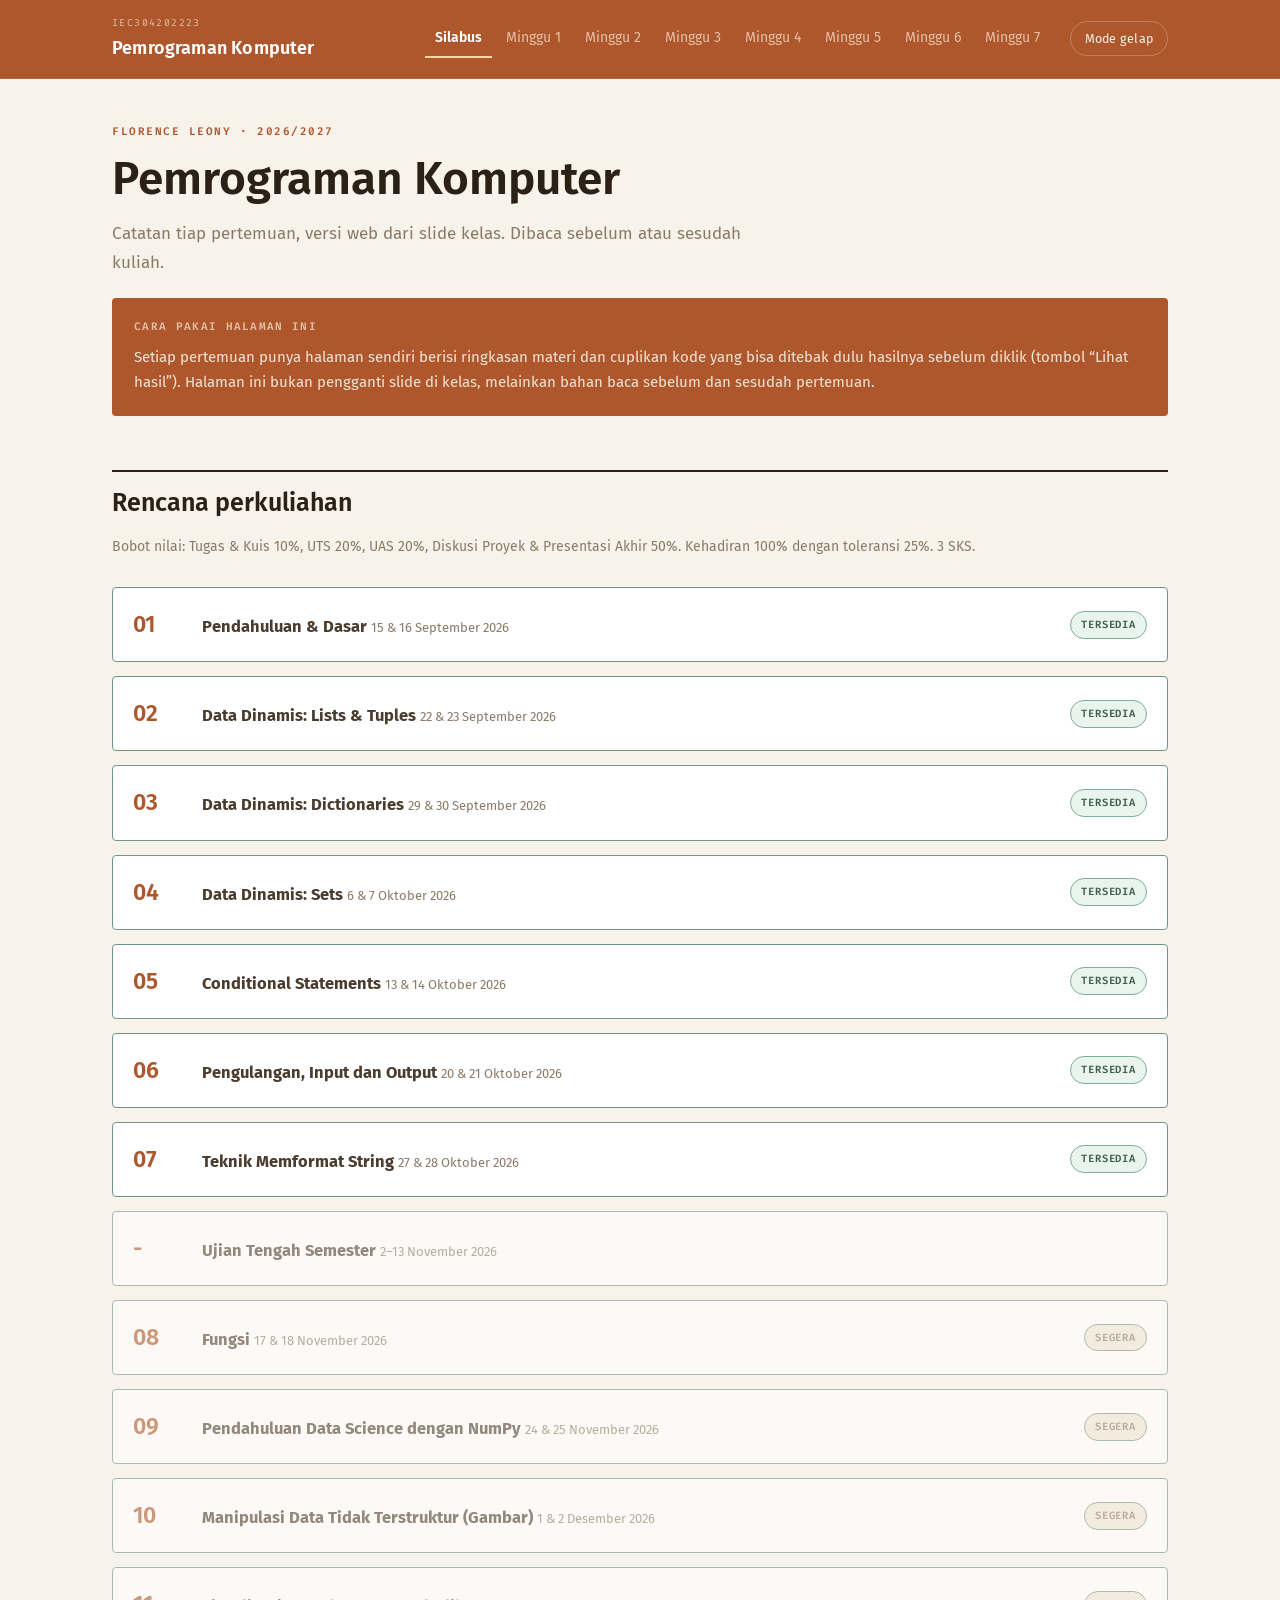
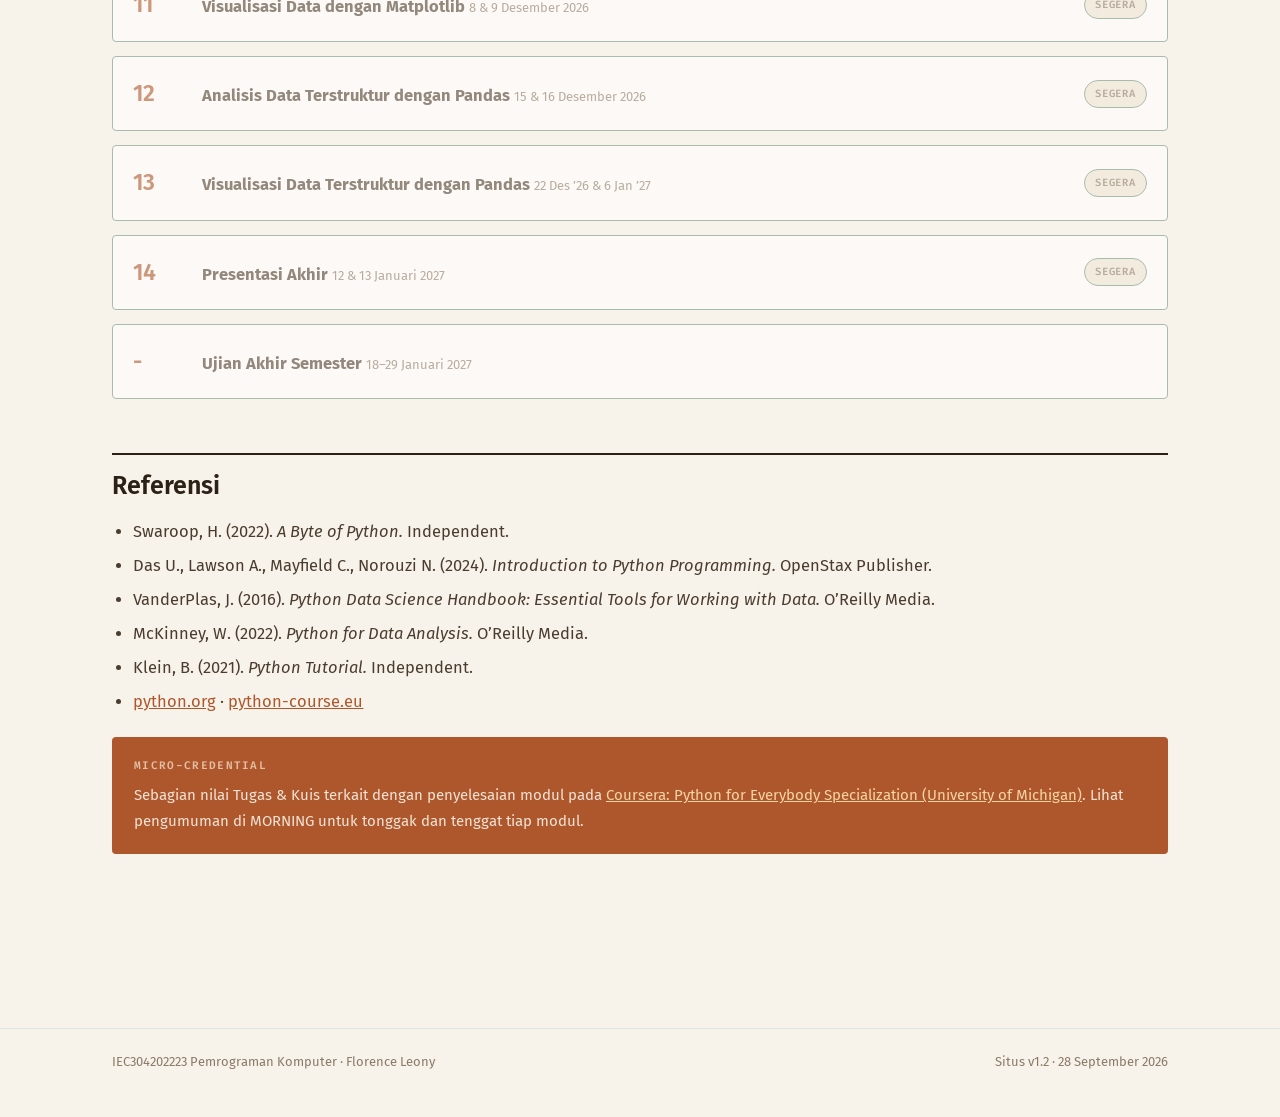
<file: index.html>
<!--
  index.html
  Version: 1.2
  Date: 2026-09-28
  Changes: v1.2 reduces em-dash usage in prose per Flo's request (5 of 5
  em-dashes replaced with commas, periods, colons, or a plain hyphen as
  natural substitutes); no changes to code, reveal-output text, or HTML
  structure/classes; re-validated with check_pages.py (0 mismatches) and
  a tag-balance check (no mismatches).
  v1.1 adds Minggu 4-7 links to the top nav and flips their
  syllabus cards to "Tersedia" now that week04-07.html are finished
  (Minggu 1-7 all link to a finished page). Also expanded the Minggu 5
  card title from "Statements" to "Conditional Statements" to match
  the actual page/deck title, and retitled the Minggu 7 card from
  "Pengulangan dan Data Dinamis, Review" to "Teknik Memformat String"
  to match what that week's deck (26_07) actually covers.
  v1.0: First version. Course home page with the full 14-week syllabus;
  only Minggu 1 and Minggu 2 link to a finished page so far.
-->
<!DOCTYPE html>
<html lang="id">
<head>
<meta charset="UTF-8">
<meta name="viewport" content="width=device-width, initial-scale=1">
<title>IEC304202223 &middot; Pemrograman Komputer</title>
<meta name="description" content="Materi kuliah Pemrograman Komputer (IEC304202223), catatan tiap pertemuan, dibangun dari slide kelas.">
<link rel="stylesheet" href="assets/style.css">
</head>
<body>
<a class="skip-link" href="#konten">Langsung ke konten</a>

<header class="site-header">
  <div class="header-inner">
    <div class="brand">
      <span class="course-code">IEC304202223</span>
      <a href="index.html">Pemrograman Komputer</a>
    </div>
    <nav class="top-nav" aria-label="Navigasi utama">
      <a href="index.html" aria-current="page">Silabus</a>
      <a href="week01.html">Minggu 1</a>
      <a href="week02.html">Minggu 2</a>
      <a href="week03.html">Minggu 3</a>
      <a href="week04.html">Minggu 4</a>
      <a href="week05.html">Minggu 5</a>
      <a href="week06.html">Minggu 6</a>
      <a href="week07.html">Minggu 7</a>
    </nav>
    <button class="theme-toggle" type="button" aria-pressed="false">Mode gelap</button>
  </div>
</header>

<main id="konten">
  <div class="page-head">
    <p class="eyebrow">Florence Leony &middot; 2026/2027</p>
    <h1>Pemrograman Komputer</h1>
    <p class="subtitle">Catatan tiap pertemuan, versi web dari slide kelas. Dibaca sebelum atau sesudah kuliah.</p>
  </div>

  <div class="callout">
    <p class="callout-title">Cara pakai halaman ini</p>
    <p>Setiap pertemuan punya halaman sendiri berisi ringkasan materi dan cuplikan kode yang bisa ditebak dulu hasilnya sebelum diklik (tombol &ldquo;Lihat hasil&rdquo;). Halaman ini bukan pengganti slide di kelas, melainkan bahan baca sebelum dan sesudah pertemuan.</p>
  </div>

  <h2>Rencana perkuliahan</h2>
  <p class="meta-line">Bobot nilai: Tugas &amp; Kuis 10%, UTS 20%, UAS 20%, Diskusi Proyek &amp; Presentasi Akhir 50%. Kehadiran 100% dengan toleransi 25%. 3 SKS.</p>

  <div class="week-grid">
    <a class="week-card is-ready" href="week01.html">
      <span class="wk-num">01</span>
      <span class="wk-body">
        <span class="wk-title">Pendahuluan &amp; Dasar</span>
        <span class="wk-date">15 &amp; 16 September 2026</span>
      </span>
      <span class="wk-status ready">Tersedia</span>
    </a>
    <a class="week-card is-ready" href="week02.html">
      <span class="wk-num">02</span>
      <span class="wk-body">
        <span class="wk-title">Data Dinamis: Lists &amp; Tuples</span>
        <span class="wk-date">22 &amp; 23 September 2026</span>
      </span>
      <span class="wk-status ready">Tersedia</span>
    </a>
    <a class="week-card is-ready" href="week03.html">
      <span class="wk-num">03</span>
      <span class="wk-body">
        <span class="wk-title">Data Dinamis: Dictionaries</span>
        <span class="wk-date">29 &amp; 30 September 2026</span>
      </span>
      <span class="wk-status ready">Tersedia</span>
    </a>
    <a class="week-card is-ready" href="week04.html">
      <span class="wk-num">04</span>
      <span class="wk-body">
        <span class="wk-title">Data Dinamis: Sets</span>
        <span class="wk-date">6 &amp; 7 Oktober 2026</span>
      </span>
      <span class="wk-status ready">Tersedia</span>
    </a>
    <a class="week-card is-ready" href="week05.html">
      <span class="wk-num">05</span>
      <span class="wk-body">
        <span class="wk-title">Conditional Statements</span>
        <span class="wk-date">13 &amp; 14 Oktober 2026</span>
      </span>
      <span class="wk-status ready">Tersedia</span>
    </a>
    <a class="week-card is-ready" href="week06.html">
      <span class="wk-num">06</span>
      <span class="wk-body">
        <span class="wk-title">Pengulangan, Input dan Output</span>
        <span class="wk-date">20 &amp; 21 Oktober 2026</span>
      </span>
      <span class="wk-status ready">Tersedia</span>
    </a>
    <a class="week-card is-ready" href="week07.html">
      <span class="wk-num">07</span>
      <span class="wk-body">
        <span class="wk-title">Teknik Memformat String</span>
        <span class="wk-date">27 &amp; 28 Oktober 2026</span>
      </span>
      <span class="wk-status ready">Tersedia</span>
    </a>
    <span class="week-card is-todo">
      <span class="wk-num">-</span>
      <span class="wk-body">
        <span class="wk-title">Ujian Tengah Semester</span>
        <span class="wk-date">2&ndash;13 November 2026</span>
      </span>
    </span>
    <span class="week-card is-todo">
      <span class="wk-num">08</span>
      <span class="wk-body">
        <span class="wk-title">Fungsi</span>
        <span class="wk-date">17 &amp; 18 November 2026</span>
      </span>
      <span class="wk-status todo">Segera</span>
    </span>
    <span class="week-card is-todo">
      <span class="wk-num">09</span>
      <span class="wk-body">
        <span class="wk-title">Pendahuluan Data Science dengan NumPy</span>
        <span class="wk-date">24 &amp; 25 November 2026</span>
      </span>
      <span class="wk-status todo">Segera</span>
    </span>
    <span class="week-card is-todo">
      <span class="wk-num">10</span>
      <span class="wk-body">
        <span class="wk-title">Manipulasi Data Tidak Terstruktur (Gambar)</span>
        <span class="wk-date">1 &amp; 2 Desember 2026</span>
      </span>
      <span class="wk-status todo">Segera</span>
    </span>
    <span class="week-card is-todo">
      <span class="wk-num">11</span>
      <span class="wk-body">
        <span class="wk-title">Visualisasi Data dengan Matplotlib</span>
        <span class="wk-date">8 &amp; 9 Desember 2026</span>
      </span>
      <span class="wk-status todo">Segera</span>
    </span>
    <span class="week-card is-todo">
      <span class="wk-num">12</span>
      <span class="wk-body">
        <span class="wk-title">Analisis Data Terstruktur dengan Pandas</span>
        <span class="wk-date">15 &amp; 16 Desember 2026</span>
      </span>
      <span class="wk-status todo">Segera</span>
    </span>
    <span class="week-card is-todo">
      <span class="wk-num">13</span>
      <span class="wk-body">
        <span class="wk-title">Visualisasi Data Terstruktur dengan Pandas</span>
        <span class="wk-date">22 Des &rsquo;26 &amp; 6 Jan &rsquo;27</span>
      </span>
      <span class="wk-status todo">Segera</span>
    </span>
    <span class="week-card is-todo">
      <span class="wk-num">14</span>
      <span class="wk-body">
        <span class="wk-title">Presentasi Akhir</span>
        <span class="wk-date">12 &amp; 13 Januari 2027</span>
      </span>
      <span class="wk-status todo">Segera</span>
    </span>
    <span class="week-card is-todo">
      <span class="wk-num">-</span>
      <span class="wk-body">
        <span class="wk-title">Ujian Akhir Semester</span>
        <span class="wk-date">18&ndash;29 Januari 2027</span>
      </span>
    </span>
  </div>

  <h2>Referensi</h2>
  <ul>
    <li>Swaroop, H. (2022). <em>A Byte of Python.</em> Independent.</li>
    <li>Das U., Lawson A., Mayfield C., Norouzi N. (2024). <em>Introduction to Python Programming.</em> OpenStax Publisher.</li>
    <li>VanderPlas, J. (2016). <em>Python Data Science Handbook: Essential Tools for Working with Data.</em> O&rsquo;Reilly Media.</li>
    <li>McKinney, W. (2022). <em>Python for Data Analysis.</em> O&rsquo;Reilly Media.</li>
    <li>Klein, B. (2021). <em>Python Tutorial.</em> Independent.</li>
    <li><a href="https://www.python.org/" rel="noopener">python.org</a> &middot; <a href="https://python-course.eu/" rel="noopener">python-course.eu</a></li>
  </ul>

  <div class="callout">
    <p class="callout-title">Micro-credential</p>
    <p>Sebagian nilai Tugas &amp; Kuis terkait dengan penyelesaian modul pada <a href="https://www.coursera.org/specializations/python" rel="noopener">Coursera: Python for Everybody Specialization (University of Michigan)</a>. Lihat pengumuman di MORNING untuk tonggak dan tenggat tiap modul.</p>
  </div>
</main>

<footer class="page-footer">
  <div class="footer-inner">
    <span>IEC304202223 Pemrograman Komputer &middot; Florence Leony</span>
    <span>Situs v1.2 &middot; 28 September 2026</span>
  </div>
</footer>

<script src="assets/script.js"></script>
</body>
</html>
</file>
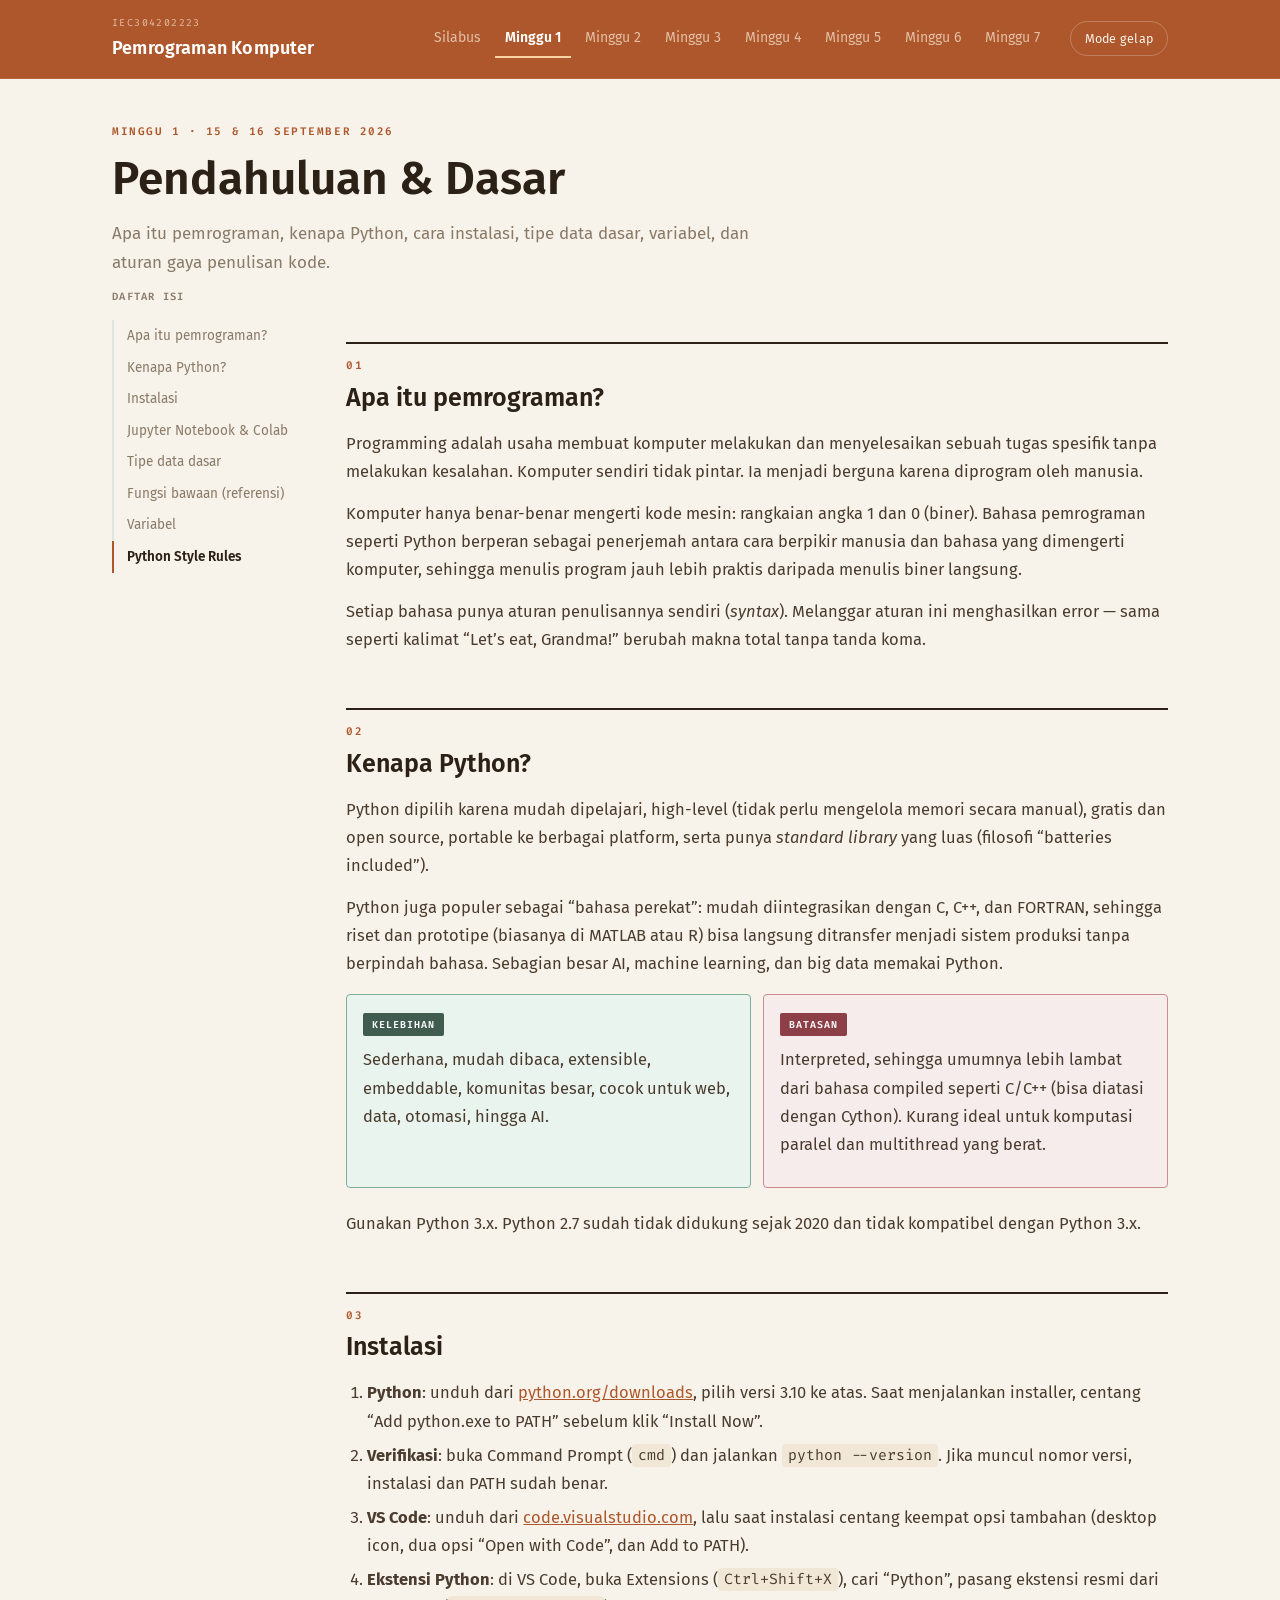
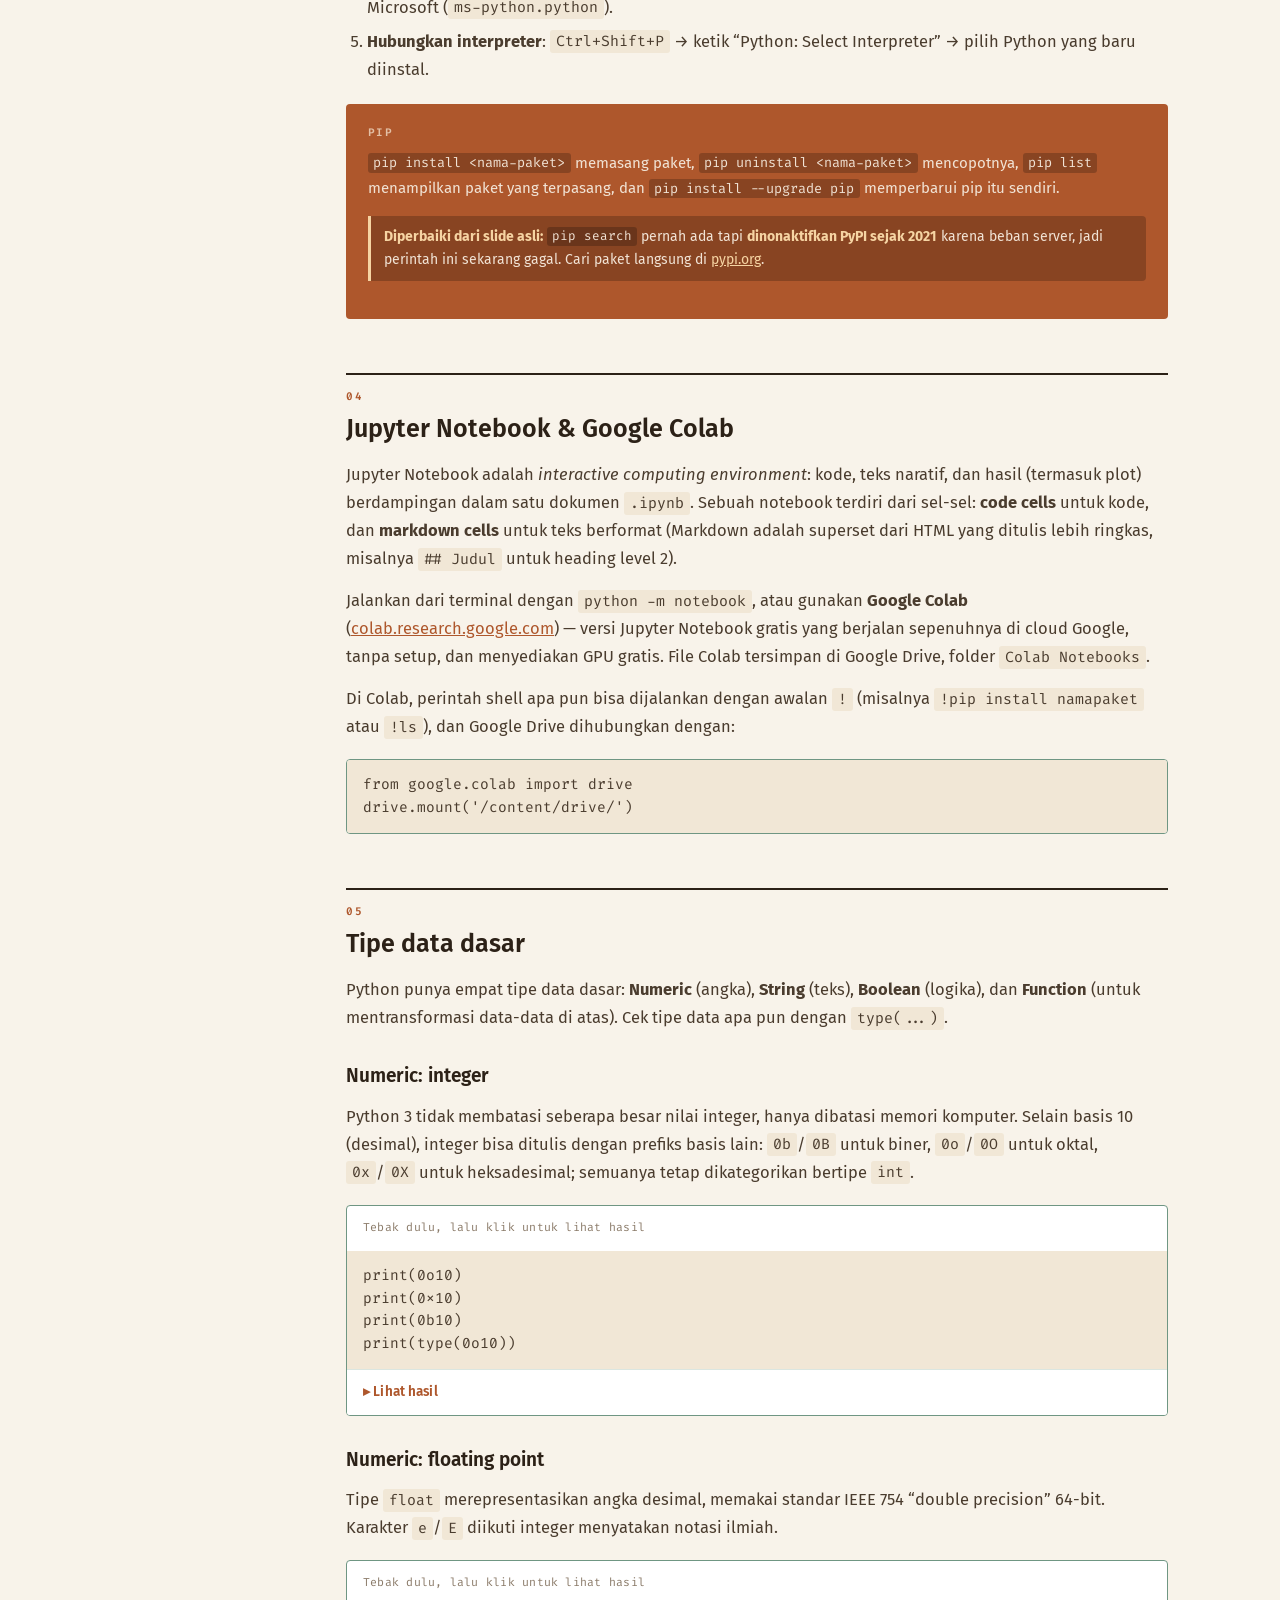
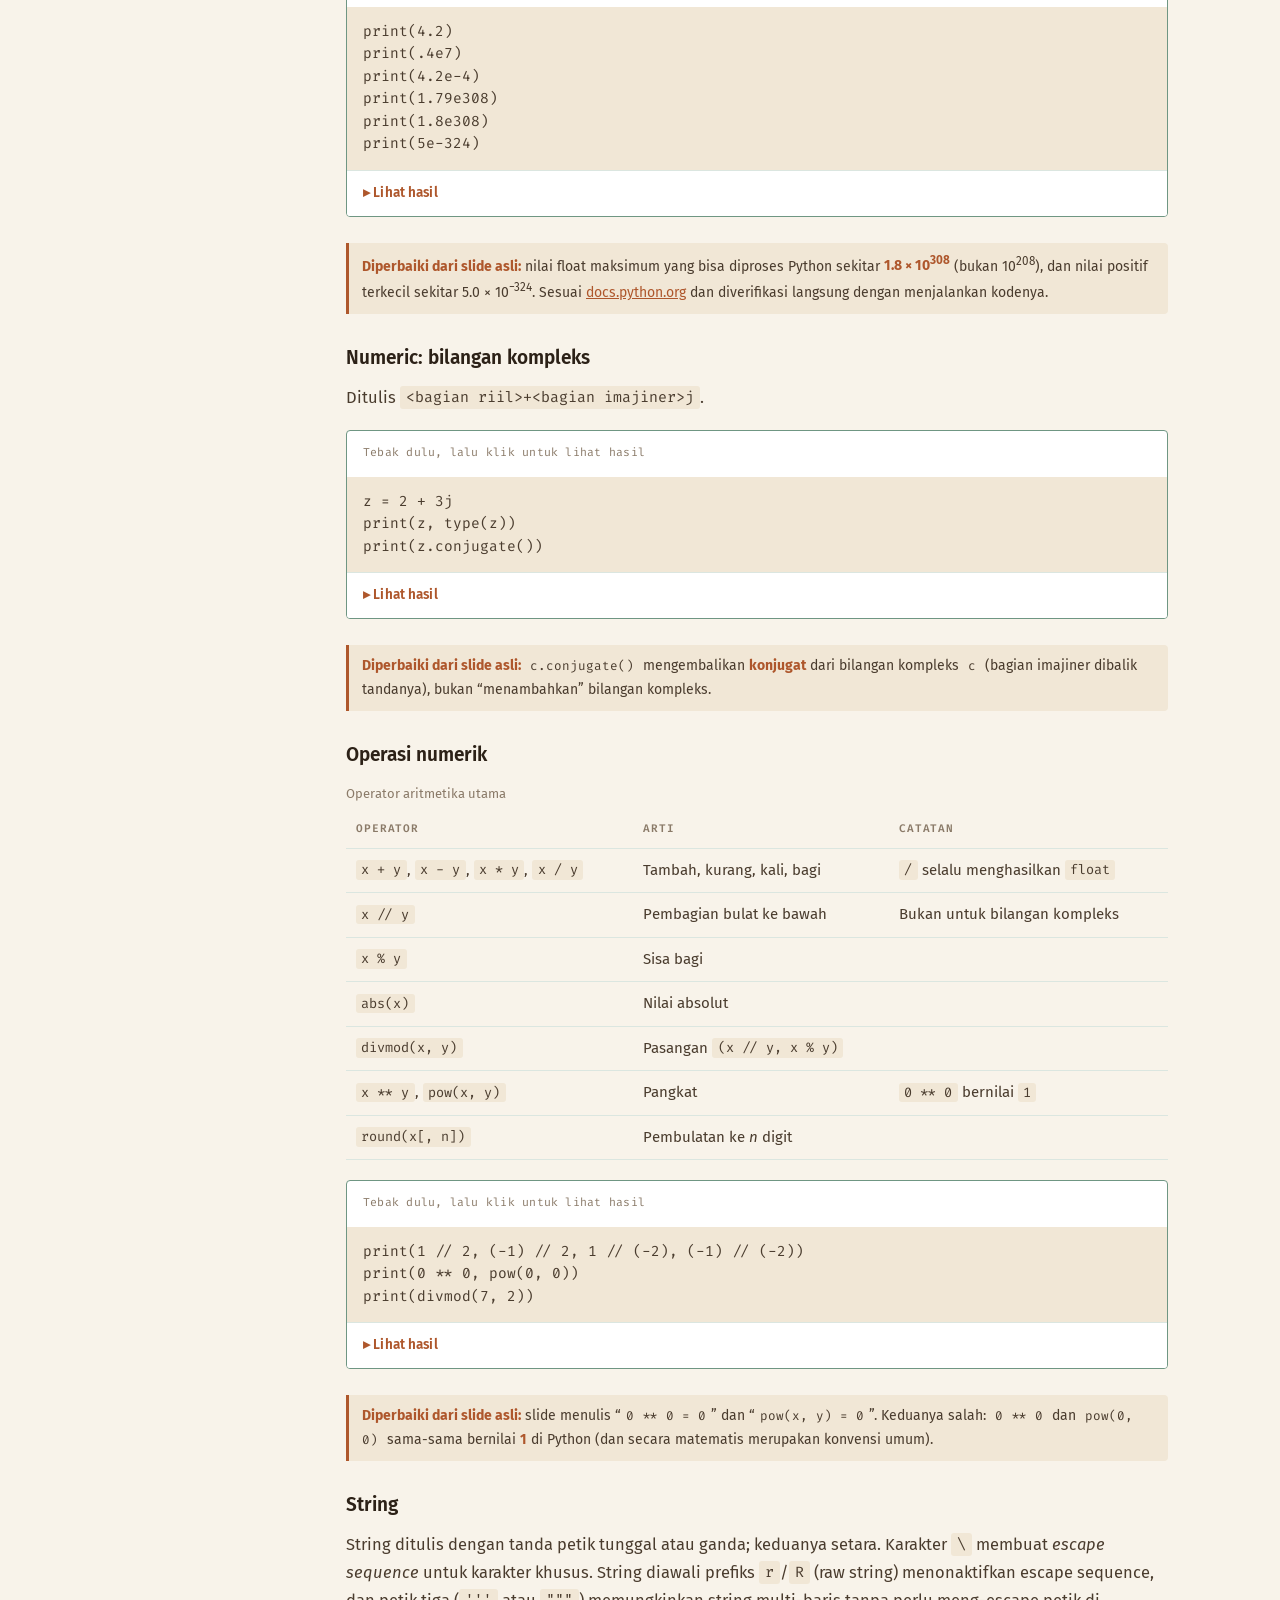
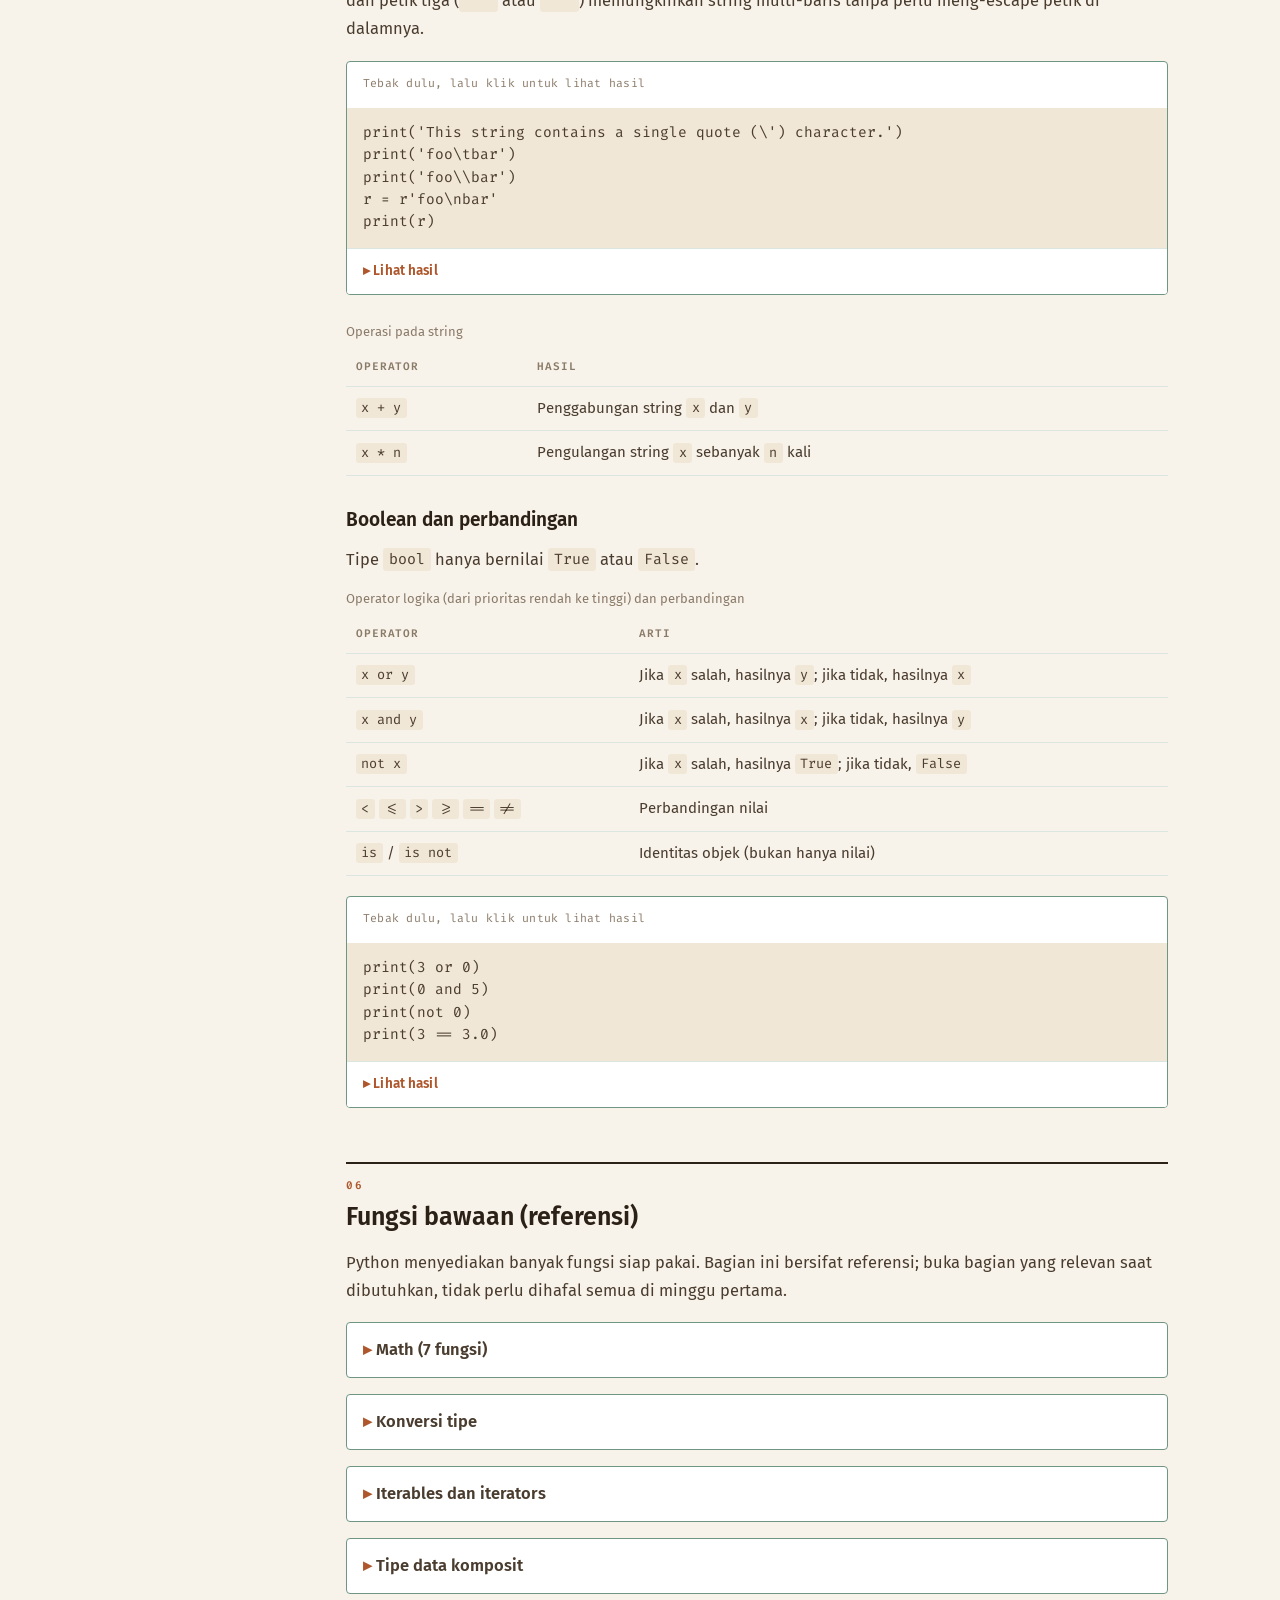
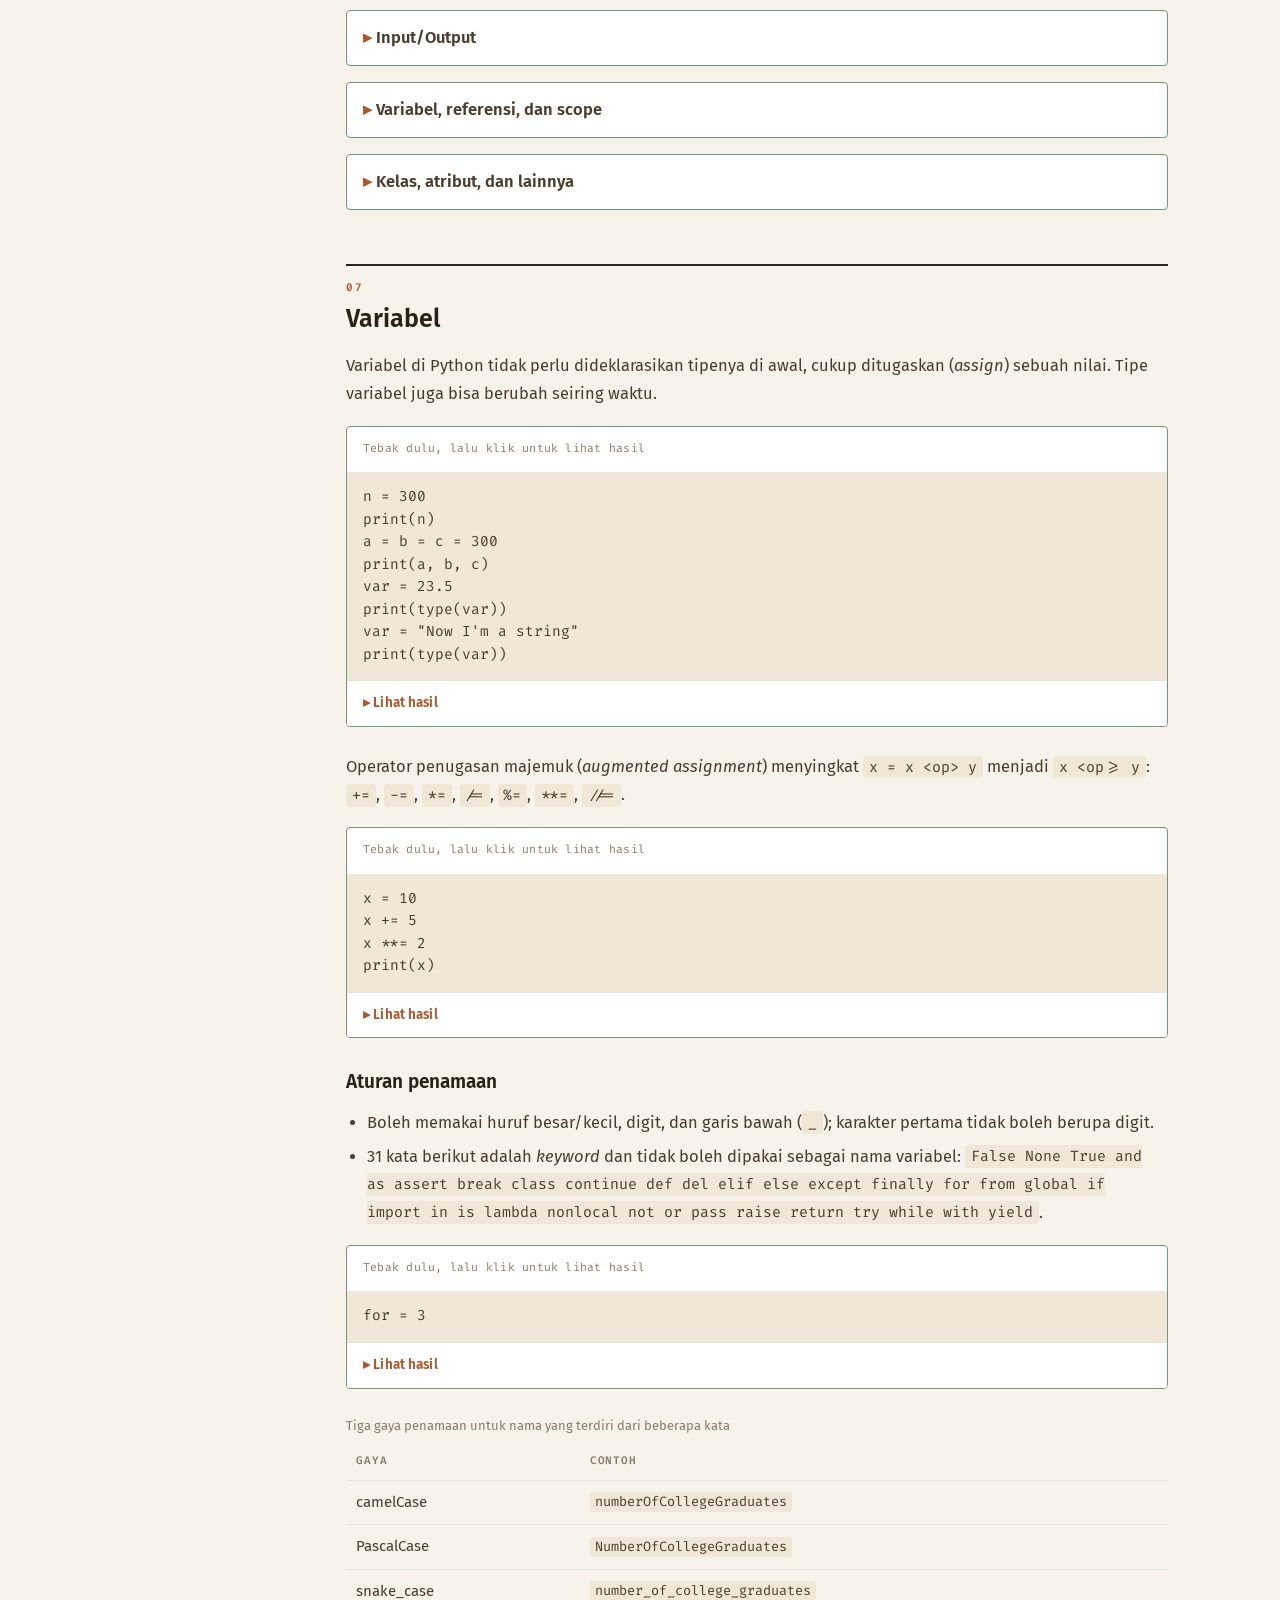
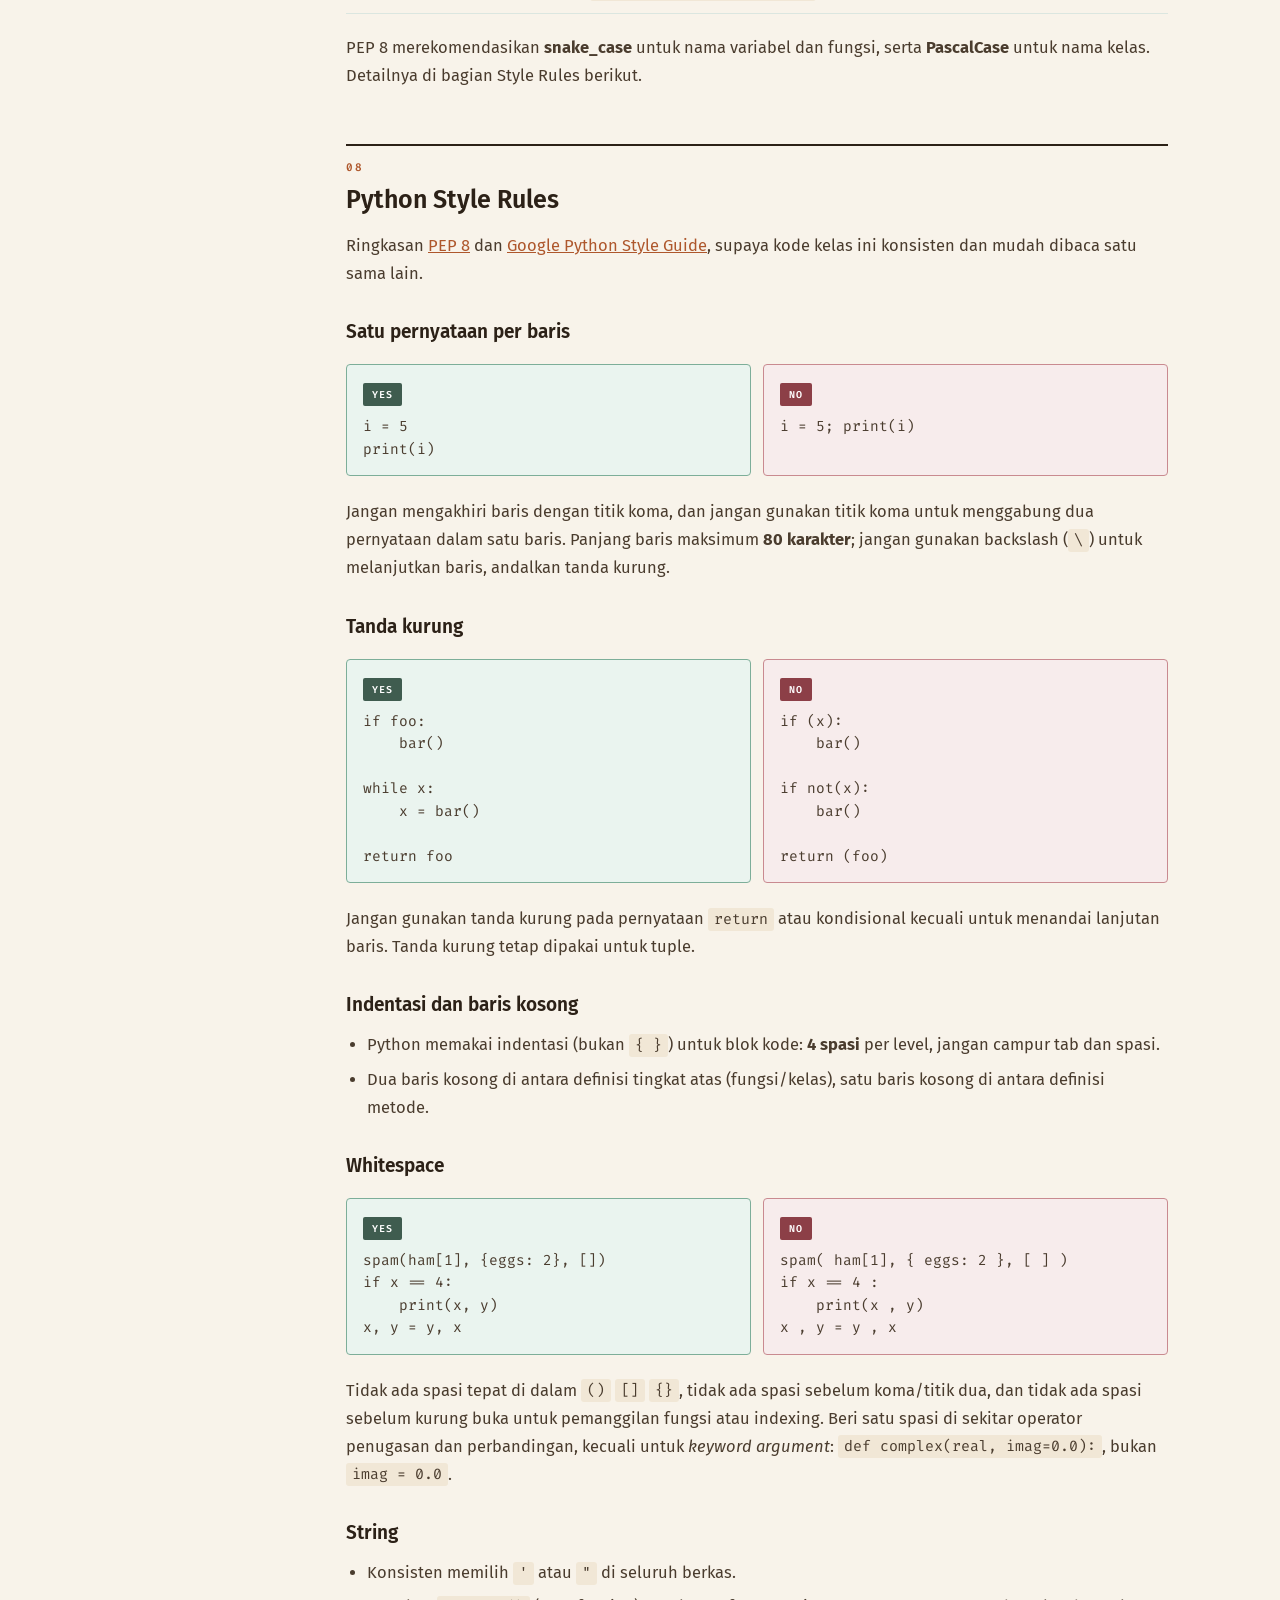
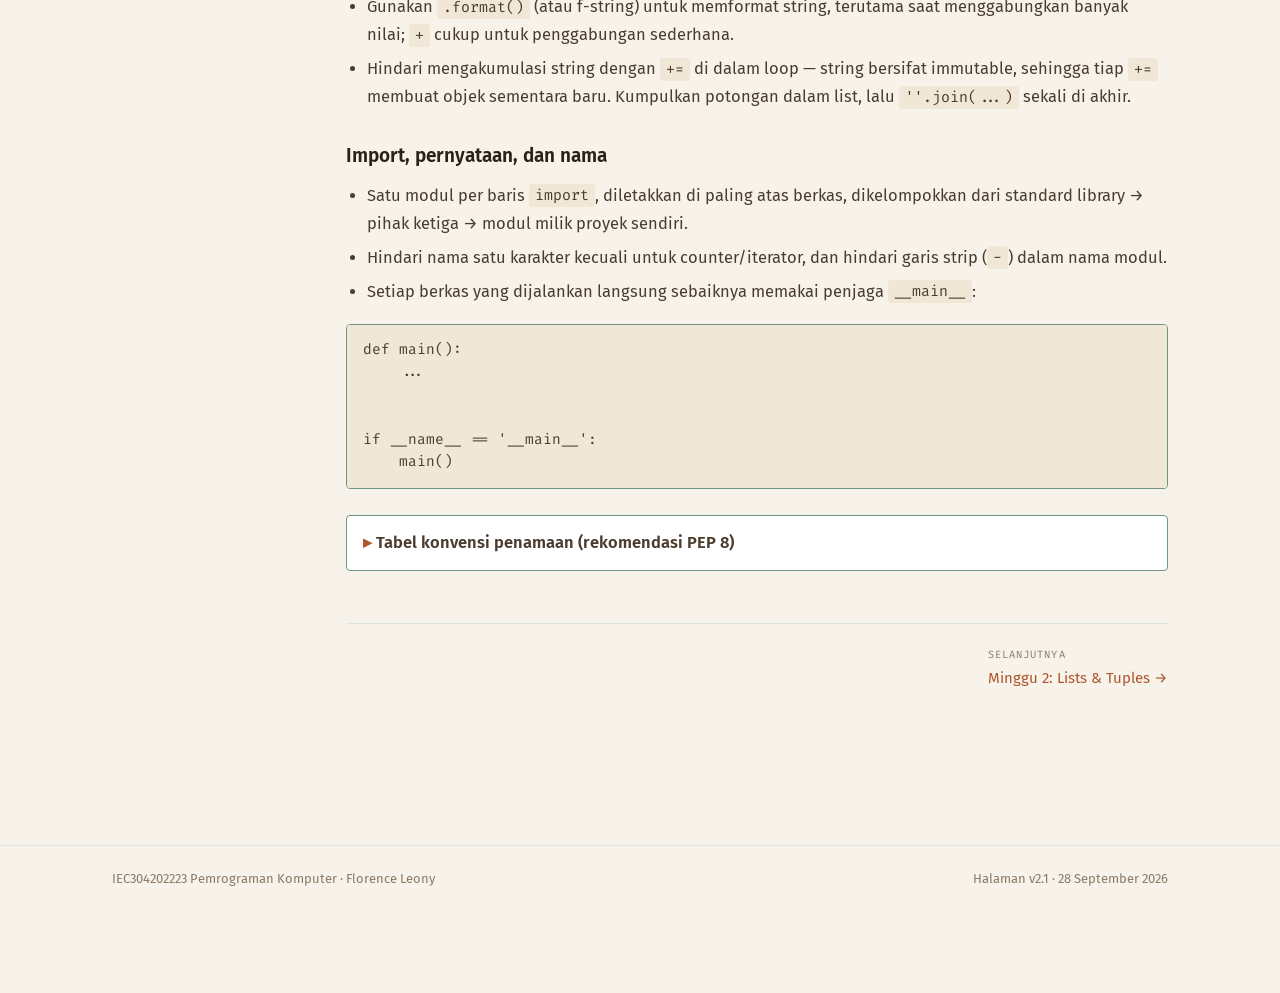
<file: week01.html>
<!--
  week01.html
  Version: 2.1
  Date: 2026-09-28
  Changes: v2.1 reduces em-dash usage in prose per Flo's request (17 of 20
  em-dashes replaced with commas, periods, colons, semicolons, or connector
  words as natural substitutes); no changes to code, reveal-output text, or
  HTML structure/classes; re-validated with check_pages.py (0 mismatches)
  and a tag-balance check (no mismatches).
  v2.0 applies the site's redesign: wraps the existing table
  of contents in a sticky left section rail ("aside class=sidenav")
  inside a new two-column ".cols"/".content" grid, matching the new
  assets/style.css v2.0 (see that file for the full visual-design
  changelog). No content or code changes; re-validated with
  check_pages.py after the change (0 mismatches).
  v1.2: adds Minggu 4-7 links to the top nav (no content
  changes).
  v1.1: adds a Minggu 3 link to the top nav (no content changes).
  v1.0: First version. Covers the three Minggu 1 decks (Intro to
  Programming & Python, Basics, Python Style Rules), with corrections
  applied: 0**0 and pow(x,y) at x=y=0 both equal 1 (not 0); float max is
  about 1.8e308, not 1.8e208; enumerate() returns an iterator, not a list;
  c.conjugate() is the conjugate, not an addition; isinstance() spelling;
  pip search is retired; print-statement/urllib Python-2 examples updated
  to Python 3; class example no longer requires explicit (object).
-->
<!DOCTYPE html>
<html lang="id">
<head>
<meta charset="UTF-8">
<meta name="viewport" content="width=device-width, initial-scale=1">
<title>Minggu 1: Pendahuluan &amp; Dasar &middot; Pemrograman Komputer</title>
<meta name="description" content="Pengenalan pemrograman dan Python, instalasi, tipe data dasar, variabel, dan Python Style Rules.">
<link rel="stylesheet" href="assets/style.css">
</head>
<body>
<a class="skip-link" href="#konten">Langsung ke konten</a>

<header class="site-header">
  <div class="header-inner">
    <div class="brand">
      <span class="course-code">IEC304202223</span>
      <a href="index.html">Pemrograman Komputer</a>
    </div>
    <nav class="top-nav" aria-label="Navigasi utama">
      <a href="index.html">Silabus</a>
      <a href="week01.html" aria-current="page">Minggu 1</a>
      <a href="week02.html">Minggu 2</a>
      <a href="week03.html">Minggu 3</a>
      <a href="week04.html">Minggu 4</a>
      <a href="week05.html">Minggu 5</a>
      <a href="week06.html">Minggu 6</a>
      <a href="week07.html">Minggu 7</a>
    </nav>
    <button class="theme-toggle" type="button" aria-pressed="false">Mode gelap</button>
  </div>
</header>

<main id="konten">
  <div class="page-head">
    <p class="eyebrow">Minggu 1 &middot; 15 &amp; 16 September 2026</p>
    <h1>Pendahuluan &amp; Dasar</h1>
    <p class="subtitle">Apa itu pemrograman, kenapa Python, cara instalasi, tipe data dasar, variabel, dan aturan gaya penulisan kode.</p>
  </div>

  <div class="cols">
  <aside class="sidenav">
  <nav class="toc" aria-label="Daftar isi">
    <p class="toc-title">Daftar isi</p>
    <ol>
      <li><a href="#pemrograman">Apa itu pemrograman?</a></li>
      <li><a href="#python">Kenapa Python?</a></li>
      <li><a href="#instalasi">Instalasi</a></li>
      <li><a href="#notebook">Jupyter Notebook &amp; Colab</a></li>
      <li><a href="#tipe-data">Tipe data dasar</a></li>
      <li><a href="#builtin">Fungsi bawaan (referensi)</a></li>
      <li><a href="#variabel">Variabel</a></li>
      <li><a href="#style">Python Style Rules</a></li>
    </ol>
  </nav>
  </aside>
  <div class="content">

  <h2 id="pemrograman">Apa itu pemrograman?</h2>
  <p>Programming adalah usaha membuat komputer melakukan dan menyelesaikan sebuah tugas spesifik tanpa melakukan kesalahan. Komputer sendiri tidak pintar. Ia menjadi berguna karena diprogram oleh manusia.</p>
  <p>Komputer hanya benar-benar mengerti kode mesin: rangkaian angka 1 dan 0 (biner). Bahasa pemrograman seperti Python berperan sebagai penerjemah antara cara berpikir manusia dan bahasa yang dimengerti komputer, sehingga menulis program jauh lebih praktis daripada menulis biner langsung.</p>
  <p>Setiap bahasa punya aturan penulisannya sendiri (<em>syntax</em>). Melanggar aturan ini menghasilkan error &mdash; sama seperti kalimat &ldquo;Let&rsquo;s eat, Grandma!&rdquo; berubah makna total tanpa tanda koma.</p>

  <h2 id="python">Kenapa Python?</h2>
  <p>Python dipilih karena mudah dipelajari, high-level (tidak perlu mengelola memori secara manual), gratis dan open source, portable ke berbagai platform, serta punya <em>standard library</em> yang luas (filosofi &ldquo;batteries included&rdquo;).</p>
  <p>Python juga populer sebagai &ldquo;bahasa perekat&rdquo;: mudah diintegrasikan dengan C, C++, dan FORTRAN, sehingga riset dan prototipe (biasanya di MATLAB atau R) bisa langsung ditransfer menjadi sistem produksi tanpa berpindah bahasa. Sebagian besar AI, machine learning, dan big data memakai Python.</p>

  <div class="compare-grid">
    <div class="compare-col yes">
      <span class="tag">Kelebihan</span>
      <p>Sederhana, mudah dibaca, extensible, embeddable, komunitas besar, cocok untuk web, data, otomasi, hingga AI.</p>
    </div>
    <div class="compare-col no">
      <span class="tag">Batasan</span>
      <p>Interpreted, sehingga umumnya lebih lambat dari bahasa compiled seperti C/C++ (bisa diatasi dengan Cython). Kurang ideal untuk komputasi paralel dan multithread yang berat.</p>
    </div>
  </div>

  <p>Gunakan Python 3.x. Python 2.7 sudah tidak didukung sejak 2020 dan tidak kompatibel dengan Python 3.x.</p>

  <h2 id="instalasi">Instalasi</h2>
  <ol>
    <li><strong>Python</strong>: unduh dari <a href="https://python.org/downloads" rel="noopener">python.org/downloads</a>, pilih versi 3.10 ke atas. Saat menjalankan installer, centang &ldquo;Add python.exe to PATH&rdquo; sebelum klik &ldquo;Install Now&rdquo;.</li>
    <li><strong>Verifikasi</strong>: buka Command Prompt (<code>cmd</code>) dan jalankan <code>python --version</code>. Jika muncul nomor versi, instalasi dan PATH sudah benar.</li>
    <li><strong>VS Code</strong>: unduh dari <a href="https://code.visualstudio.com" rel="noopener">code.visualstudio.com</a>, lalu saat instalasi centang keempat opsi tambahan (desktop icon, dua opsi &ldquo;Open with Code&rdquo;, dan Add to PATH).</li>
    <li><strong>Ekstensi Python</strong>: di VS Code, buka Extensions (<code>Ctrl+Shift+X</code>), cari &ldquo;Python&rdquo;, pasang ekstensi resmi dari Microsoft (<code>ms-python.python</code>).</li>
    <li><strong>Hubungkan interpreter</strong>: <code>Ctrl+Shift+P</code> &rarr; ketik &ldquo;Python: Select Interpreter&rdquo; &rarr; pilih Python yang baru diinstal.</li>
  </ol>

  <div class="callout">
    <p class="callout-title">pip</p>
    <p><code>pip install &lt;nama-paket&gt;</code> memasang paket, <code>pip uninstall &lt;nama-paket&gt;</code> mencopotnya, <code>pip list</code> menampilkan paket yang terpasang, dan <code>pip install --upgrade pip</code> memperbarui pip itu sendiri.</p>
    <div class="fixed-note"><strong>Diperbaiki dari slide asli:</strong> <code>pip search</code> pernah ada tapi <strong>dinonaktifkan PyPI sejak 2021</strong> karena beban server, jadi perintah ini sekarang gagal. Cari paket langsung di <a href="https://pypi.org" rel="noopener">pypi.org</a>.</div>
  </div>

  <h2 id="notebook">Jupyter Notebook &amp; Google Colab</h2>
  <p>Jupyter Notebook adalah <em>interactive computing environment</em>: kode, teks naratif, dan hasil (termasuk plot) berdampingan dalam satu dokumen <code>.ipynb</code>. Sebuah notebook terdiri dari sel-sel: <strong>code cells</strong> untuk kode, dan <strong>markdown cells</strong> untuk teks berformat (Markdown adalah superset dari HTML yang ditulis lebih ringkas, misalnya <code>## Judul</code> untuk heading level 2).</p>
  <p>Jalankan dari terminal dengan <code>python -m notebook</code>, atau gunakan <strong>Google Colab</strong> (<a href="https://colab.research.google.com" rel="noopener">colab.research.google.com</a>) &mdash; versi Jupyter Notebook gratis yang berjalan sepenuhnya di cloud Google, tanpa setup, dan menyediakan GPU gratis. File Colab tersimpan di Google Drive, folder <code>Colab Notebooks</code>.</p>
  <p>Di Colab, perintah shell apa pun bisa dijalankan dengan awalan <code>!</code> (misalnya <code>!pip install namapaket</code> atau <code>!ls</code>), dan Google Drive dihubungkan dengan:</p>
  <div class="snippet">
    <pre><code>from google.colab import drive
drive.mount('/content/drive/')</code></pre>
  </div>

  <h2 id="tipe-data">Tipe data dasar</h2>
  <p>Python punya empat tipe data dasar: <strong>Numeric</strong> (angka), <strong>String</strong> (teks), <strong>Boolean</strong> (logika), dan <strong>Function</strong> (untuk mentransformasi data-data di atas). Cek tipe data apa pun dengan <code>type(...)</code>.</p>

  <h3>Numeric: integer</h3>
  <p>Python 3 tidak membatasi seberapa besar nilai integer, hanya dibatasi memori komputer. Selain basis 10 (desimal), integer bisa ditulis dengan prefiks basis lain: <code>0b</code>/<code>0B</code> untuk biner, <code>0o</code>/<code>0O</code> untuk oktal, <code>0x</code>/<code>0X</code> untuk heksadesimal; semuanya tetap dikategorikan bertipe <code>int</code>.</p>
  <div class="snippet">
    <p class="snippet-label">Tebak dulu, lalu klik untuk lihat hasil</p>
    <pre><code>print(0o10)
print(0x10)
print(0b10)
print(type(0o10))</code></pre>
    <details class="reveal">
      <summary class="reveal-btn">Lihat hasil</summary>
      <div class="reveal-output"><pre><code>8
16
2
&lt;class 'int'&gt;</code></pre></div>
    </details>
  </div>

  <h3>Numeric: floating point</h3>
  <p>Tipe <code>float</code> merepresentasikan angka desimal, memakai standar IEEE 754 &ldquo;double precision&rdquo; 64-bit. Karakter <code>e</code>/<code>E</code> diikuti integer menyatakan notasi ilmiah.</p>
  <div class="snippet">
    <p class="snippet-label">Tebak dulu, lalu klik untuk lihat hasil</p>
    <pre><code>print(4.2)
print(.4e7)
print(4.2e-4)
print(1.79e308)
print(1.8e308)
print(5e-324)</code></pre>
    <details class="reveal">
      <summary class="reveal-btn">Lihat hasil</summary>
      <div class="reveal-output"><pre><code>4.2
4000000.0
0.00042
1.79e+308
inf
5e-324</code></pre></div>
      <p class="reveal-note">Melebihi batas atas float menghasilkan <code>inf</code> (infinity), bukan error.</p>
    </details>
  </div>
  <div class="fixed-note"><strong>Diperbaiki dari slide asli:</strong> nilai float maksimum yang bisa diproses Python sekitar <strong>1.8 &times; 10<sup>308</sup></strong> (bukan 10<sup>208</sup>), dan nilai positif terkecil sekitar 5.0 &times; 10<sup>&minus;324</sup>. Sesuai <a href="https://docs.python.org/3/tutorial/floatingpoint.html" rel="noopener">docs.python.org</a> dan diverifikasi langsung dengan menjalankan kodenya.</div>

  <h3>Numeric: bilangan kompleks</h3>
  <p>Ditulis <code>&lt;bagian riil&gt;+&lt;bagian imajiner&gt;j</code>.</p>
  <div class="snippet">
    <p class="snippet-label">Tebak dulu, lalu klik untuk lihat hasil</p>
    <pre><code>z = 2 + 3j
print(z, type(z))
print(z.conjugate())</code></pre>
    <details class="reveal">
      <summary class="reveal-btn">Lihat hasil</summary>
      <div class="reveal-output"><pre><code>(2+3j) &lt;class 'complex'&gt;
(2-3j)</code></pre></div>
    </details>
  </div>
  <div class="fixed-note"><strong>Diperbaiki dari slide asli:</strong> <code>c.conjugate()</code> mengembalikan <strong>konjugat</strong> dari bilangan kompleks <code>c</code> (bagian imajiner dibalik tandanya), bukan &ldquo;menambahkan&rdquo; bilangan kompleks.</div>

  <h3>Operasi numerik</h3>
  <table>
    <caption>Operator aritmetika utama</caption>
    <thead><tr><th>Operator</th><th>Arti</th><th>Catatan</th></tr></thead>
    <tbody>
      <tr><td><code>x + y</code>, <code>x - y</code>, <code>x * y</code>, <code>x / y</code></td><td>Tambah, kurang, kali, bagi</td><td><code>/</code> selalu menghasilkan <code>float</code></td></tr>
      <tr><td><code>x // y</code></td><td>Pembagian bulat ke bawah</td><td>Bukan untuk bilangan kompleks</td></tr>
      <tr><td><code>x % y</code></td><td>Sisa bagi</td><td>&nbsp;</td></tr>
      <tr><td><code>abs(x)</code></td><td>Nilai absolut</td><td>&nbsp;</td></tr>
      <tr><td><code>divmod(x, y)</code></td><td>Pasangan <code>(x // y, x % y)</code></td><td>&nbsp;</td></tr>
      <tr><td><code>x ** y</code>, <code>pow(x, y)</code></td><td>Pangkat</td><td><code>0 ** 0</code> bernilai <code>1</code></td></tr>
      <tr><td><code>round(x[, n])</code></td><td>Pembulatan ke <em>n</em> digit</td><td>&nbsp;</td></tr>
    </tbody>
  </table>
  <div class="snippet">
    <p class="snippet-label">Tebak dulu, lalu klik untuk lihat hasil</p>
    <pre><code>print(1 // 2, (-1) // 2, 1 // (-2), (-1) // (-2))
print(0 ** 0, pow(0, 0))
print(divmod(7, 2))</code></pre>
    <details class="reveal">
      <summary class="reveal-btn">Lihat hasil</summary>
      <div class="reveal-output"><pre><code>0 -1 -1 0
1 1
(3, 1)</code></pre></div>
    </details>
  </div>
  <div class="fixed-note"><strong>Diperbaiki dari slide asli:</strong> slide menulis &ldquo;<code>0 ** 0 = 0</code>&rdquo; dan &ldquo;<code>pow(x, y) = 0</code>&rdquo;. Keduanya salah: <code>0 ** 0</code> dan <code>pow(0, 0)</code> sama-sama bernilai <strong>1</strong> di Python (dan secara matematis merupakan konvensi umum).</div>

  <h3>String</h3>
  <p>String ditulis dengan tanda petik tunggal atau ganda; keduanya setara. Karakter <code>\</code> membuat <em>escape sequence</em> untuk karakter khusus. String diawali prefiks <code>r</code>/<code>R</code> (raw string) menonaktifkan escape sequence, dan petik tiga (<code>'''</code> atau <code>"""</code>) memungkinkan string multi-baris tanpa perlu meng-escape petik di dalamnya.</p>
  <div class="snippet">
    <p class="snippet-label">Tebak dulu, lalu klik untuk lihat hasil</p>
    <pre><code>print('This string contains a single quote (\') character.')
print('foo\tbar')
print('foo\\bar')
r = r'foo\nbar'
print(r)</code></pre>
    <details class="reveal">
      <summary class="reveal-btn">Lihat hasil</summary>
      <div class="reveal-output"><pre><code>This string contains a single quote (') character.
foo	bar
foo\bar
foo\nbar</code></pre></div>
    </details>
  </div>
  <table>
    <caption>Operasi pada string</caption>
    <thead><tr><th>Operator</th><th>Hasil</th></tr></thead>
    <tbody>
      <tr><td><code>x + y</code></td><td>Penggabungan string <code>x</code> dan <code>y</code></td></tr>
      <tr><td><code>x * n</code></td><td>Pengulangan string <code>x</code> sebanyak <code>n</code> kali</td></tr>
    </tbody>
  </table>

  <h3>Boolean dan perbandingan</h3>
  <p>Tipe <code>bool</code> hanya bernilai <code>True</code> atau <code>False</code>.</p>
  <table>
    <caption>Operator logika (dari prioritas rendah ke tinggi) dan perbandingan</caption>
    <thead><tr><th>Operator</th><th>Arti</th></tr></thead>
    <tbody>
      <tr><td><code>x or y</code></td><td>Jika <code>x</code> salah, hasilnya <code>y</code>; jika tidak, hasilnya <code>x</code></td></tr>
      <tr><td><code>x and y</code></td><td>Jika <code>x</code> salah, hasilnya <code>x</code>; jika tidak, hasilnya <code>y</code></td></tr>
      <tr><td><code>not x</code></td><td>Jika <code>x</code> salah, hasilnya <code>True</code>; jika tidak, <code>False</code></td></tr>
      <tr><td><code>&lt;</code> <code>&lt;=</code> <code>&gt;</code> <code>&gt;=</code> <code>==</code> <code>!=</code></td><td>Perbandingan nilai</td></tr>
      <tr><td><code>is</code> / <code>is not</code></td><td>Identitas objek (bukan hanya nilai)</td></tr>
    </tbody>
  </table>
  <div class="snippet">
    <p class="snippet-label">Tebak dulu, lalu klik untuk lihat hasil</p>
    <pre><code>print(3 or 0)
print(0 and 5)
print(not 0)
print(3 == 3.0)</code></pre>
    <details class="reveal">
      <summary class="reveal-btn">Lihat hasil</summary>
      <div class="reveal-output"><pre><code>3
0
True
True</code></pre></div>
      <p class="reveal-note"><code>or</code> dan <code>and</code> mengembalikan salah satu operand aslinya, bukan selalu <code>True</code>/<code>False</code>.</p>
    </details>
  </div>

  <h2 id="builtin">Fungsi bawaan (referensi)</h2>
  <p>Python menyediakan banyak fungsi siap pakai. Bagian ini bersifat referensi; buka bagian yang relevan saat dibutuhkan, tidak perlu dihafal semua di minggu pertama.</p>

  <details class="ref-block">
    <summary>Math (7 fungsi)</summary>
    <div class="ref-body">
      <table>
        <thead><tr><th>Fungsi</th><th>Deskripsi</th></tr></thead>
        <tbody>
          <tr><td><code>abs()</code></td><td>Nilai absolut suatu angka</td></tr>
          <tr><td><code>divmod()</code></td><td>Hasil bagi dan sisa bagi integer</td></tr>
          <tr><td><code>max()</code></td><td>Nilai terbesar dari argumen atau iterable</td></tr>
          <tr><td><code>min()</code></td><td>Nilai terkecil dari argumen atau iterable</td></tr>
          <tr><td><code>pow()</code></td><td>Memangkatkan suatu angka</td></tr>
          <tr><td><code>round()</code></td><td>Membulatkan nilai <code>float</code></td></tr>
          <tr><td><code>sum()</code></td><td>Menjumlahkan seluruh item iterable</td></tr>
        </tbody>
      </table>
    </div>
  </details>

  <details class="ref-block">
    <summary>Konversi tipe</summary>
    <div class="ref-body">
      <table>
        <thead><tr><th>Fungsi</th><th>Deskripsi</th></tr></thead>
        <tbody>
          <tr><td><code>bool()</code></td><td>Mengonversi argumen menjadi nilai Boolean</td></tr>
          <tr><td><code>complex()</code></td><td>Membentuk bilangan kompleks dari argumen</td></tr>
          <tr><td><code>float()</code></td><td>Membentuk objek <code>float</code> dari angka atau string</td></tr>
          <tr><td><code>int()</code></td><td>Membentuk objek <code>int</code> dari angka atau string</td></tr>
          <tr><td><code>str()</code></td><td>Versi string dari suatu objek</td></tr>
          <tr><td><code>bin()</code> / <code>oct()</code> / <code>hex()</code></td><td>Mengonversi integer ke string biner/oktal/heksadesimal</td></tr>
          <tr><td><code>ord()</code> / <code>chr()</code></td><td>Karakter &harr; kode integernya</td></tr>
          <tr><td><code>type()</code></td><td>Tipe dari suatu objek</td></tr>
        </tbody>
      </table>
    </div>
  </details>

  <details class="ref-block">
    <summary>Iterables dan iterators</summary>
    <div class="ref-body">
      <table>
        <thead><tr><th>Fungsi</th><th>Deskripsi</th></tr></thead>
        <tbody>
          <tr><td><code>all()</code></td><td>True jika semua elemen iterable bernilai true</td></tr>
          <tr><td><code>any()</code></td><td>True jika ada elemen iterable yang bernilai true</td></tr>
          <tr><td><code>enumerate()</code></td><td>Mengembalikan <em>iterator</em> pasangan (indeks, nilai) dari suatu iterable</td></tr>
          <tr><td><code>filter()</code></td><td>Menyaring elemen dari suatu iterable</td></tr>
          <tr><td><code>len()</code></td><td>Panjang suatu objek</td></tr>
          <tr><td><code>map()</code></td><td>Menerapkan fungsi ke tiap item iterable</td></tr>
          <tr><td><code>range()</code></td><td>Membangkitkan deret nilai integer</td></tr>
          <tr><td><code>reversed()</code></td><td>Iterator terbalik</td></tr>
          <tr><td><code>sorted()</code></td><td>List baru yang terurut dari suatu iterable</td></tr>
          <tr><td><code>zip()</code></td><td>Menggabungkan beberapa iterable sekaligus</td></tr>
        </tbody>
      </table>
      <div class="snippet">
        <p class="snippet-label">Tebak dulu, lalu klik untuk lihat hasil</p>
        <pre><code>e = enumerate(['a', 'b'])
print(type(e))
print(list(enumerate(['a', 'b'])))</code></pre>
        <details class="reveal">
          <summary class="reveal-btn">Lihat hasil</summary>
          <div class="reveal-output"><pre><code>&lt;class 'enumerate'&gt;
[(0, 'a'), (1, 'b')]</code></pre></div>
        </details>
      </div>
      <div class="fixed-note"><strong>Diperbaiki dari slide asli:</strong> <code>enumerate()</code> mengembalikan objek <strong>iterator</strong>, bukan langsung sebuah list. Bungkus dengan <code>list(...)</code> untuk melihat isinya sekaligus.</div>
    </div>
  </details>

  <details class="ref-block">
    <summary>Tipe data komposit</summary>
    <div class="ref-body">
      <table>
        <thead><tr><th>Fungsi</th><th>Deskripsi</th></tr></thead>
        <tbody>
          <tr><td><code>list()</code></td><td>Membuat objek list</td></tr>
          <tr><td><code>tuple()</code></td><td>Membuat objek tuple</td></tr>
          <tr><td><code>dict()</code></td><td>Membuat objek dict</td></tr>
          <tr><td><code>set()</code></td><td>Membuat objek set</td></tr>
          <tr><td><code>frozenset()</code></td><td>Membuat objek frozenset (set immutable)</td></tr>
          <tr><td><code>bytes()</code> / <code>bytearray()</code></td><td>Membuat objek bytes (immutable) / bytearray (mutable)</td></tr>
        </tbody>
      </table>
    </div>
  </details>

  <details class="ref-block">
    <summary>Input/Output</summary>
    <div class="ref-body">
      <table>
        <thead><tr><th>Fungsi</th><th>Deskripsi</th></tr></thead>
        <tbody>
          <tr><td><code>print()</code></td><td>Mencetak ke console</td></tr>
          <tr><td><code>input()</code></td><td>Membaca input dari console</td></tr>
          <tr><td><code>format()</code></td><td>Mengonversi nilai ke representasi terformat</td></tr>
          <tr><td><code>open()</code></td><td>Membuka berkas dan mengembalikan objek berkas</td></tr>
        </tbody>
      </table>
    </div>
  </details>

  <details class="ref-block">
    <summary>Variabel, referensi, dan scope</summary>
    <div class="ref-body">
      <table>
        <thead><tr><th>Fungsi</th><th>Deskripsi</th></tr></thead>
        <tbody>
          <tr><td><code>dir()</code></td><td>Nama-nama di scope lokal saat ini, atau atribut suatu objek</td></tr>
          <tr><td><code>id()</code></td><td>Identitas (alamat) suatu objek</td></tr>
          <tr><td><code>globals()</code> / <code>locals()</code></td><td>Tabel simbol global / lokal saat ini</td></tr>
        </tbody>
      </table>
    </div>
  </details>

  <details class="ref-block">
    <summary>Kelas, atribut, dan lainnya</summary>
    <div class="ref-body">
      <table>
        <thead><tr><th>Fungsi</th><th>Deskripsi</th></tr></thead>
        <tbody>
          <tr><td><code>isinstance()</code></td><td>True jika suatu objek merupakan instance dari kelas tertentu</td></tr>
          <tr><td><code>issubclass()</code></td><td>True jika suatu kelas merupakan subclass dari kelas lain</td></tr>
          <tr><td><code>getattr()</code> / <code>setattr()</code> / <code>hasattr()</code></td><td>Membaca / mengubah / memeriksa atribut suatu objek</td></tr>
          <tr><td><code>callable()</code></td><td>True jika objek bisa dipanggil (seperti fungsi)</td></tr>
          <tr><td><code>help()</code></td><td>Membuka sistem bantuan bawaan</td></tr>
        </tbody>
      </table>
      <div class="fixed-note"><strong>Diperbaiki dari slide asli:</strong> fungsi ini bernama <code>isinstance()</code>, bukan &ldquo;<code>isintance()</code>&rdquo;.</div>
    </div>
  </details>

  <h2 id="variabel">Variabel</h2>
  <p>Variabel di Python tidak perlu dideklarasikan tipenya di awal, cukup ditugaskan (<em>assign</em>) sebuah nilai. Tipe variabel juga bisa berubah seiring waktu.</p>
  <div class="snippet">
    <p class="snippet-label">Tebak dulu, lalu klik untuk lihat hasil</p>
    <pre><code>n = 300
print(n)
a = b = c = 300
print(a, b, c)
var = 23.5
print(type(var))
var = "Now I'm a string"
print(type(var))</code></pre>
    <details class="reveal">
      <summary class="reveal-btn">Lihat hasil</summary>
      <div class="reveal-output"><pre><code>300
300 300 300
&lt;class 'float'&gt;
&lt;class 'str'&gt;</code></pre></div>
      <p class="reveal-note"><code>a = b = c = 300</code> adalah <em>chained assignment</em>: ketiga variabel menunjuk ke nilai yang sama.</p>
    </details>
  </div>
  <p>Operator penugasan majemuk (<em>augmented assignment</em>) menyingkat <code>x = x &lt;op&gt; y</code> menjadi <code>x &lt;op&gt;= y</code>: <code>+=</code>, <code>-=</code>, <code>*=</code>, <code>/=</code>, <code>%=</code>, <code>**=</code>, <code>//=</code>.</p>
  <div class="snippet">
    <p class="snippet-label">Tebak dulu, lalu klik untuk lihat hasil</p>
    <pre><code>x = 10
x += 5
x **= 2
print(x)</code></pre>
    <details class="reveal">
      <summary class="reveal-btn">Lihat hasil</summary>
      <div class="reveal-output"><pre><code>225</code></pre></div>
      <p class="reveal-note">10 + 5 = 15, lalu 15 dipangkatkan 2 menjadi 225.</p>
    </details>
  </div>

  <h3>Aturan penamaan</h3>
  <ul>
    <li>Boleh memakai huruf besar/kecil, digit, dan garis bawah (<code>_</code>); karakter pertama tidak boleh berupa digit.</li>
    <li>31 kata berikut adalah <em>keyword</em> dan tidak boleh dipakai sebagai nama variabel: <code>False None True and as assert break class continue def del elif else except finally for from global if import in is lambda nonlocal not or pass raise return try while with yield</code>.</li>
  </ul>
  <div class="snippet">
    <p class="snippet-label">Tebak dulu, lalu klik untuk lihat hasil</p>
    <pre><code>for = 3</code></pre>
    <details class="reveal">
      <summary class="reveal-btn">Lihat hasil</summary>
      <div class="reveal-output is-error"><pre><code>SyntaxError: invalid syntax</code></pre></div>
      <p class="reveal-note"><code>for</code> adalah keyword, jadi tidak bisa dipakai sebagai nama variabel.</p>
    </details>
  </div>
  <table>
    <caption>Tiga gaya penamaan untuk nama yang terdiri dari beberapa kata</caption>
    <thead><tr><th>Gaya</th><th>Contoh</th></tr></thead>
    <tbody>
      <tr><td>camelCase</td><td><code>numberOfCollegeGraduates</code></td></tr>
      <tr><td>PascalCase</td><td><code>NumberOfCollegeGraduates</code></td></tr>
      <tr><td>snake_case</td><td><code>number_of_college_graduates</code></td></tr>
    </tbody>
  </table>
  <p>PEP 8 merekomendasikan <strong>snake_case</strong> untuk nama variabel dan fungsi, serta <strong>PascalCase</strong> untuk nama kelas. Detailnya di bagian Style Rules berikut.</p>

  <h2 id="style">Python Style Rules</h2>
  <p>Ringkasan <a href="https://peps.python.org/pep-0008/" rel="noopener">PEP 8</a> dan <a href="https://google.github.io/styleguide/pyguide.html" rel="noopener">Google Python Style Guide</a>, supaya kode kelas ini konsisten dan mudah dibaca satu sama lain.</p>

  <h3>Satu pernyataan per baris</h3>
  <div class="compare-grid">
    <div class="compare-col yes">
      <span class="tag">Yes</span>
      <pre><code>i = 5
print(i)</code></pre>
    </div>
    <div class="compare-col no">
      <span class="tag">No</span>
      <pre><code>i = 5; print(i)</code></pre>
    </div>
  </div>
  <p>Jangan mengakhiri baris dengan titik koma, dan jangan gunakan titik koma untuk menggabung dua pernyataan dalam satu baris. Panjang baris maksimum <strong>80 karakter</strong>; jangan gunakan backslash (<code>\</code>) untuk melanjutkan baris, andalkan tanda kurung.</p>

  <h3>Tanda kurung</h3>
  <div class="compare-grid">
    <div class="compare-col yes">
      <span class="tag">Yes</span>
      <pre><code>if foo:
    bar()

while x:
    x = bar()

return foo</code></pre>
    </div>
    <div class="compare-col no">
      <span class="tag">No</span>
      <pre><code>if (x):
    bar()

if not(x):
    bar()

return (foo)</code></pre>
    </div>
  </div>
  <p>Jangan gunakan tanda kurung pada pernyataan <code>return</code> atau kondisional kecuali untuk menandai lanjutan baris. Tanda kurung tetap dipakai untuk tuple.</p>

  <h3>Indentasi dan baris kosong</h3>
  <ul>
    <li>Python memakai indentasi (bukan <code>{ }</code>) untuk blok kode: <strong>4 spasi</strong> per level, jangan campur tab dan spasi.</li>
    <li>Dua baris kosong di antara definisi tingkat atas (fungsi/kelas), satu baris kosong di antara definisi metode.</li>
  </ul>

  <h3>Whitespace</h3>
  <div class="compare-grid">
    <div class="compare-col yes">
      <span class="tag">Yes</span>
      <pre><code>spam(ham[1], {eggs: 2}, [])
if x == 4:
    print(x, y)
x, y = y, x</code></pre>
    </div>
    <div class="compare-col no">
      <span class="tag">No</span>
      <pre><code>spam( ham[1], { eggs: 2 }, [ ] )
if x == 4 :
    print(x , y)
x , y = y , x</code></pre>
    </div>
  </div>
  <p>Tidak ada spasi tepat di dalam <code>()</code> <code>[]</code> <code>{}</code>, tidak ada spasi sebelum koma/titik dua, dan tidak ada spasi sebelum kurung buka untuk pemanggilan fungsi atau indexing. Beri satu spasi di sekitar operator penugasan dan perbandingan, kecuali untuk <em>keyword argument</em>: <code>def complex(real, imag=0.0):</code>, bukan <code>imag = 0.0</code>.</p>

  <h3>String</h3>
  <ul>
    <li>Konsisten memilih <code>'</code> atau <code>"</code> di seluruh berkas.</li>
    <li>Gunakan <code>.format()</code> (atau f-string) untuk memformat string, terutama saat menggabungkan banyak nilai; <code>+</code> cukup untuk penggabungan sederhana.</li>
    <li>Hindari mengakumulasi string dengan <code>+=</code> di dalam loop &mdash; string bersifat immutable, sehingga tiap <code>+=</code> membuat objek sementara baru. Kumpulkan potongan dalam list, lalu <code>''.join(...)</code> sekali di akhir.</li>
  </ul>

  <h3>Import, pernyataan, dan nama</h3>
  <ul>
    <li>Satu modul per baris <code>import</code>, diletakkan di paling atas berkas, dikelompokkan dari standard library &rarr; pihak ketiga &rarr; modul milik proyek sendiri.</li>
    <li>Hindari nama satu karakter kecuali untuk counter/iterator, dan hindari garis strip (<code>-</code>) dalam nama modul.</li>
    <li>Setiap berkas yang dijalankan langsung sebaiknya memakai penjaga <code>__main__</code>:</li>
  </ul>
  <div class="snippet">
    <pre><code>def main():
    ...


if __name__ == '__main__':
    main()</code></pre>
  </div>

  <details class="ref-block">
    <summary>Tabel konvensi penamaan (rekomendasi PEP 8)</summary>
    <div class="ref-body">
      <table>
        <thead><tr><th>Jenis</th><th>Publik</th><th>Internal</th></tr></thead>
        <tbody>
          <tr><td>Package</td><td><code>lower_with_under</code></td><td>&nbsp;</td></tr>
          <tr><td>Module</td><td><code>lower_with_under</code></td><td><code>_lower_with_under</code></td></tr>
          <tr><td>Class</td><td><code>CapWords</code></td><td><code>_CapWords</code></td></tr>
          <tr><td>Exception</td><td><code>CapWords</code></td><td>&nbsp;</td></tr>
          <tr><td>Function</td><td><code>lower_with_under()</code></td><td><code>_lower_with_under()</code></td></tr>
          <tr><td>Konstanta global/kelas</td><td><code>CAPS_WITH_UNDER</code></td><td><code>_CAPS_WITH_UNDER</code></td></tr>
          <tr><td>Variabel lokal/parameter</td><td><code>lower_with_under</code></td><td>&nbsp;</td></tr>
        </tbody>
      </table>
      <p>Pengawalan garis bawah tunggal (<code>_nama</code>) melindungi variabel/fungsi tingkat modul; garis bawah ganda (<code>__nama</code>) pada atribut kelas membuatnya privat pada kelas tersebut.</p>
    </div>
  </details>

  <div class="prevnext">
    <span></span>
    <a href="week02.html"><span class="dir">Selanjutnya</span>Minggu 2: Lists &amp; Tuples &rarr;</a>
  </div>
  </div>
  </div>
</main>

<footer class="page-footer">
  <div class="footer-inner">
    <span>IEC304202223 Pemrograman Komputer &middot; Florence Leony</span>
    <span>Halaman v2.1 &middot; 28 September 2026</span>
  </div>
</footer>

<script src="assets/script.js"></script>
</body>
</html>
</file>
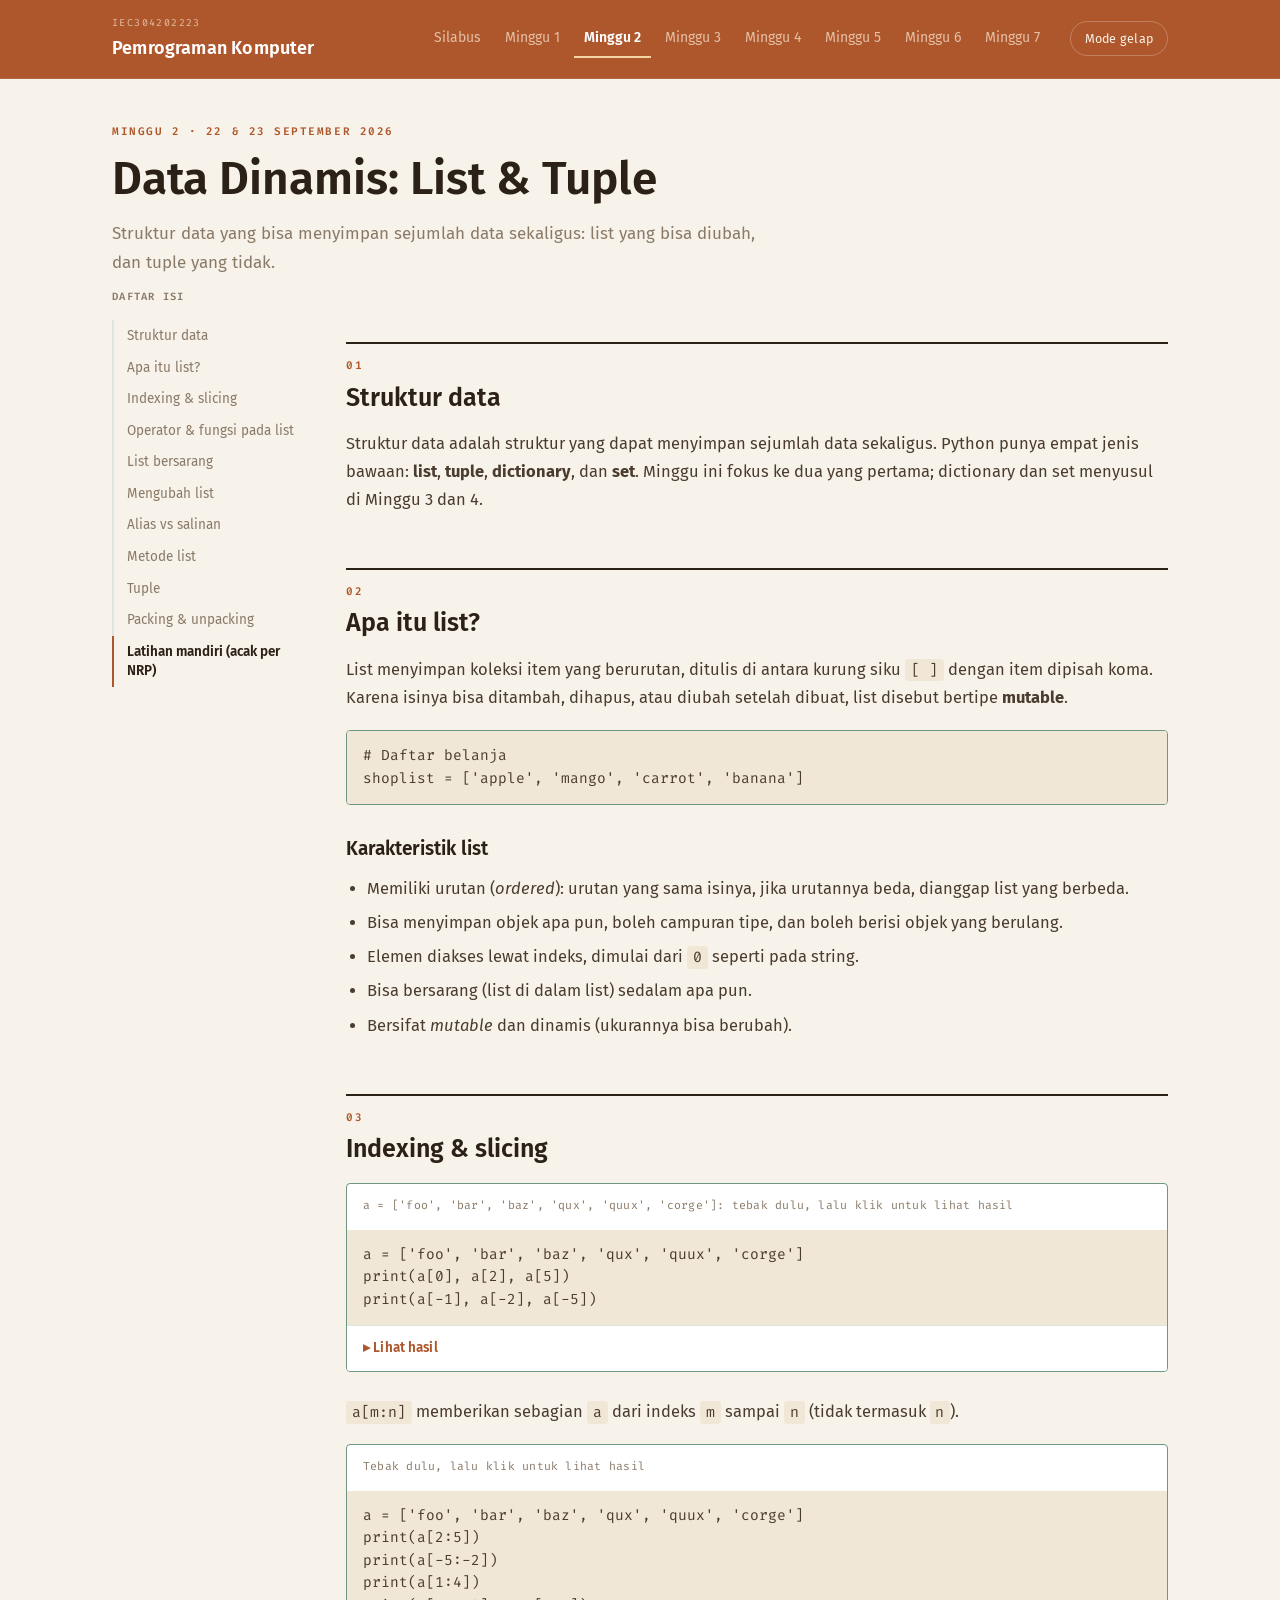
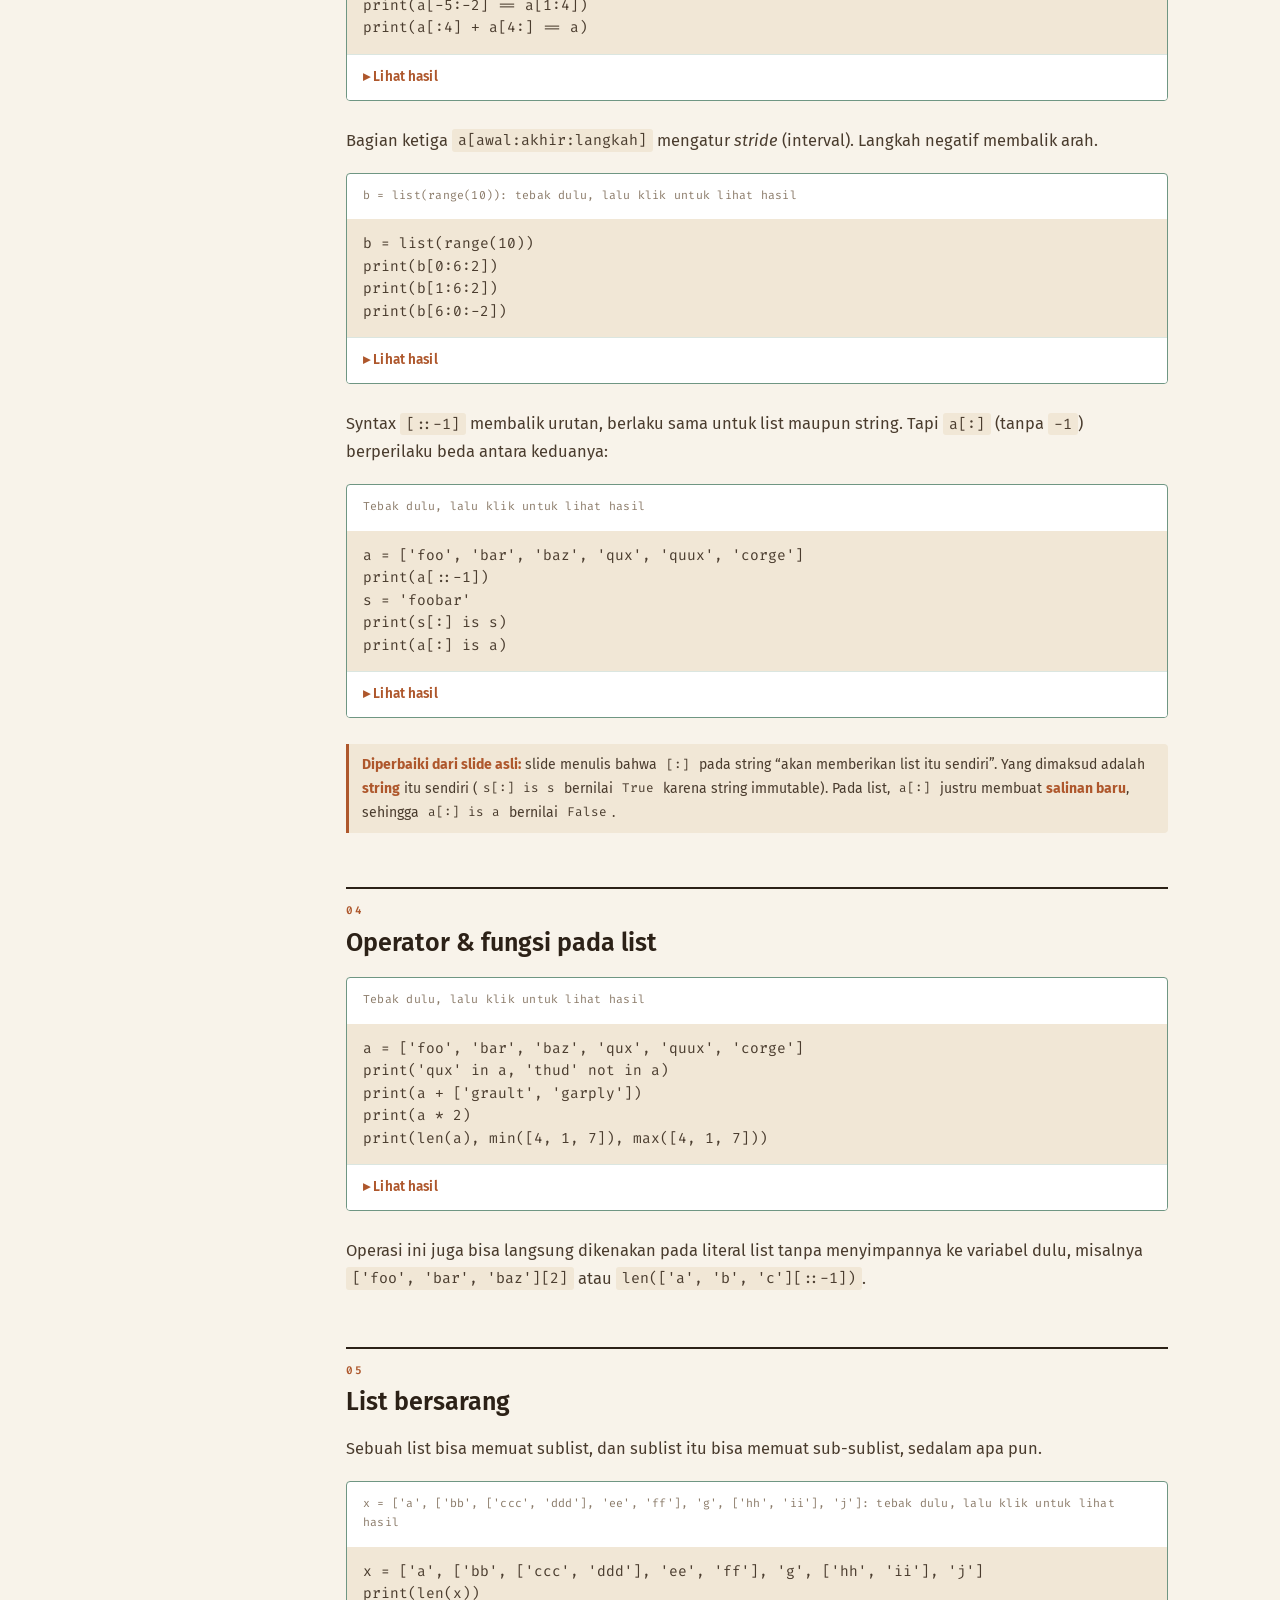
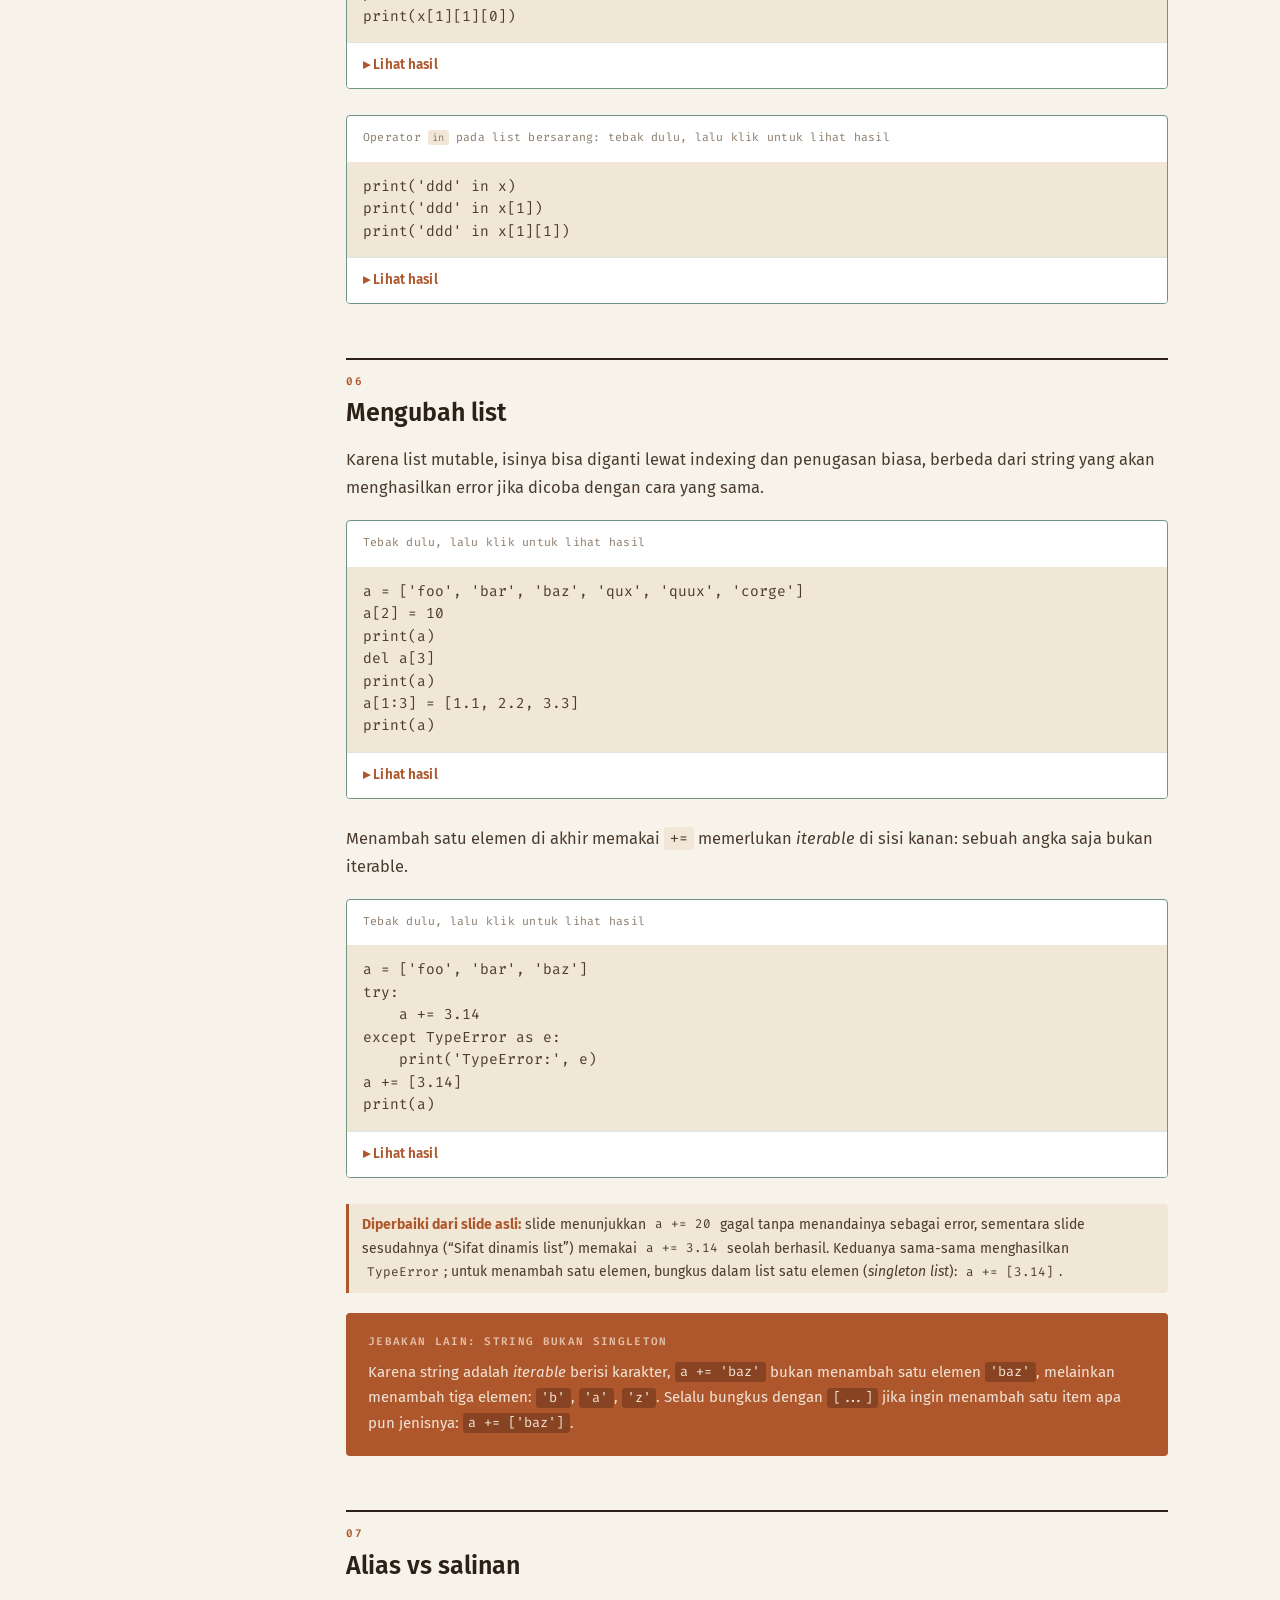
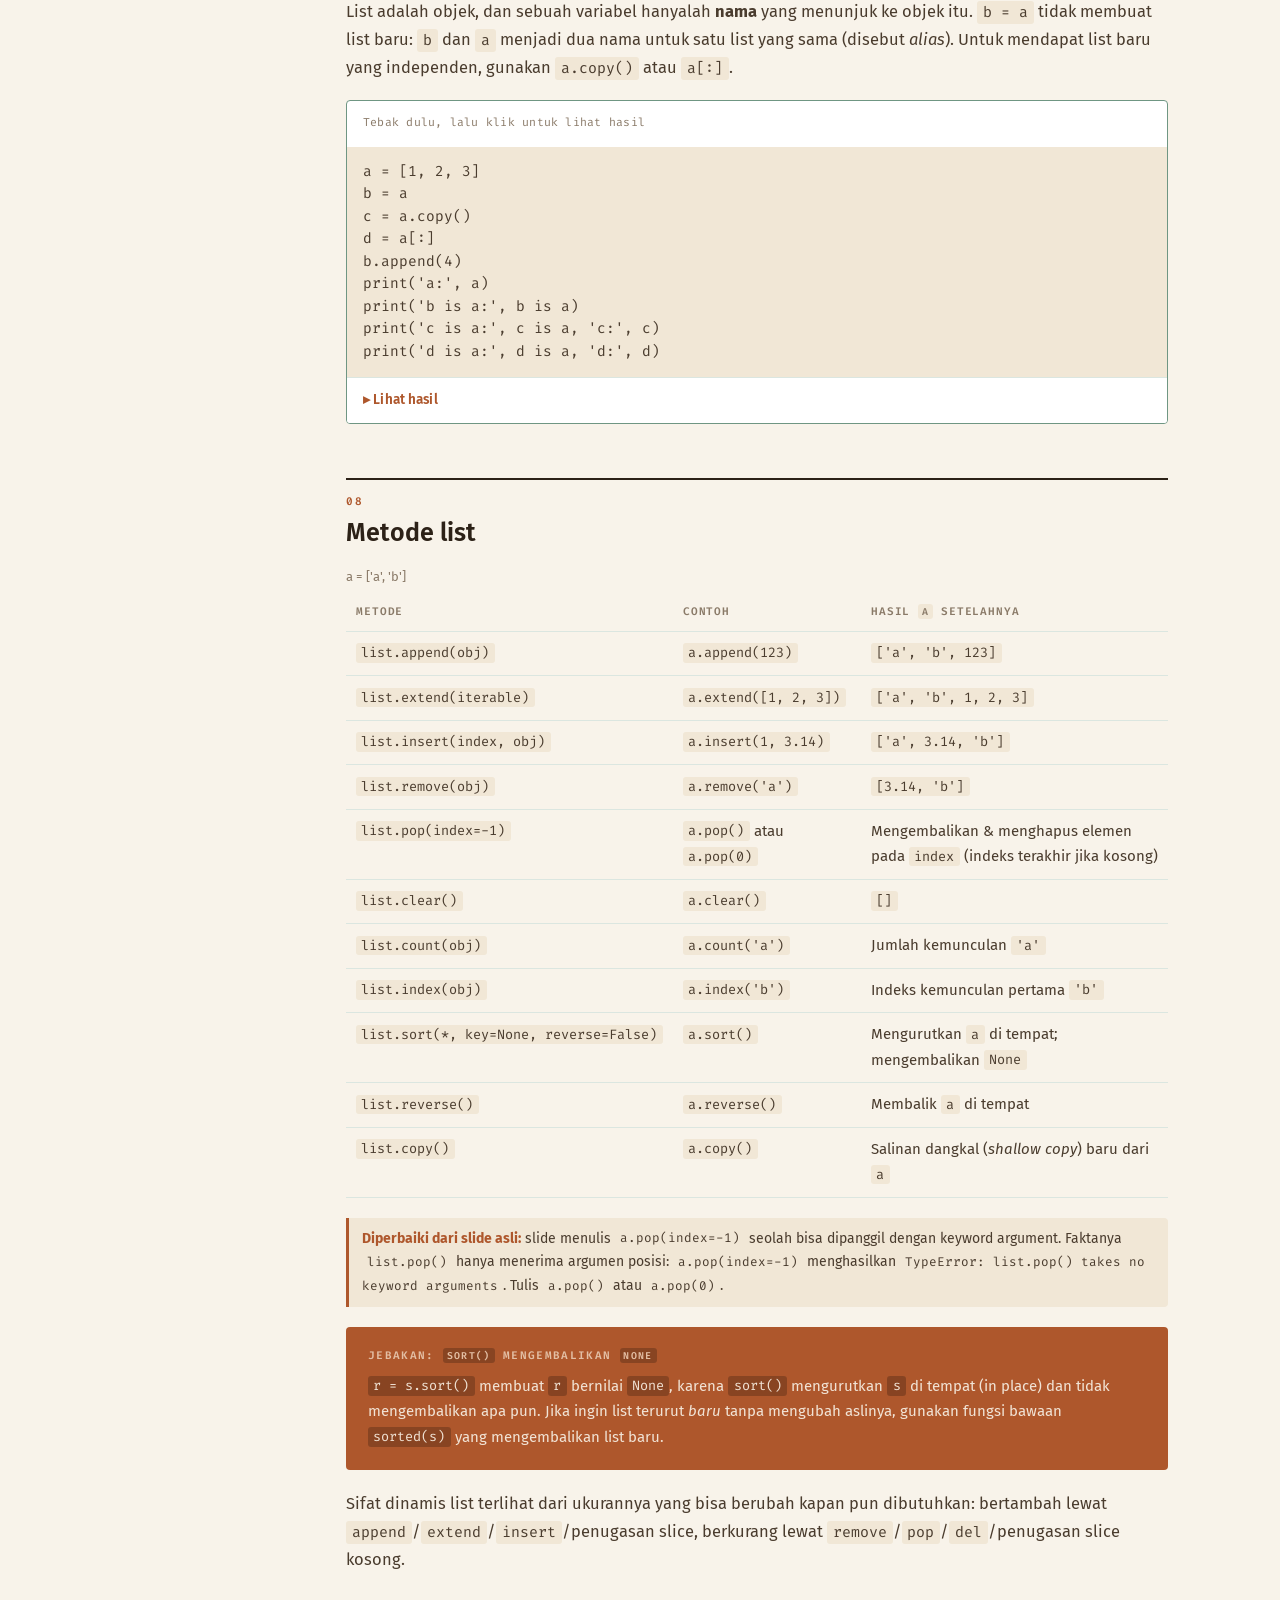
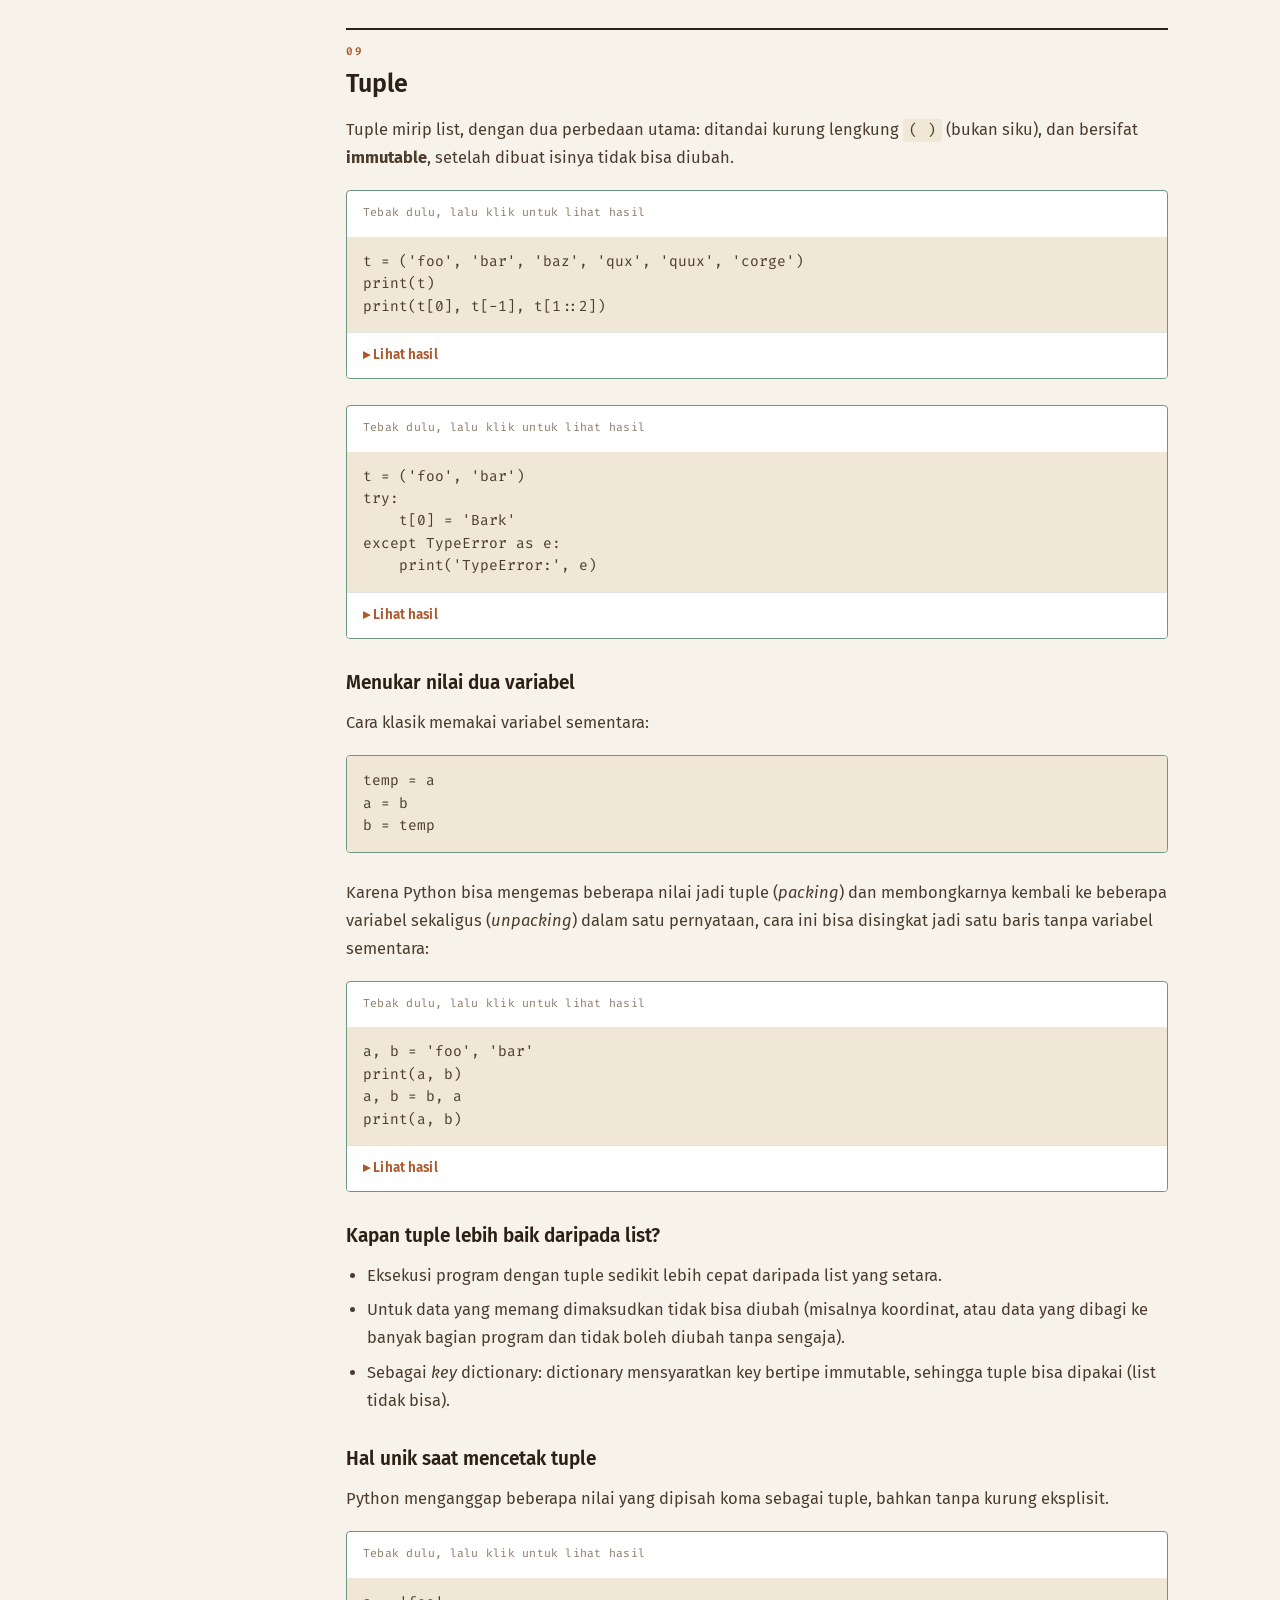
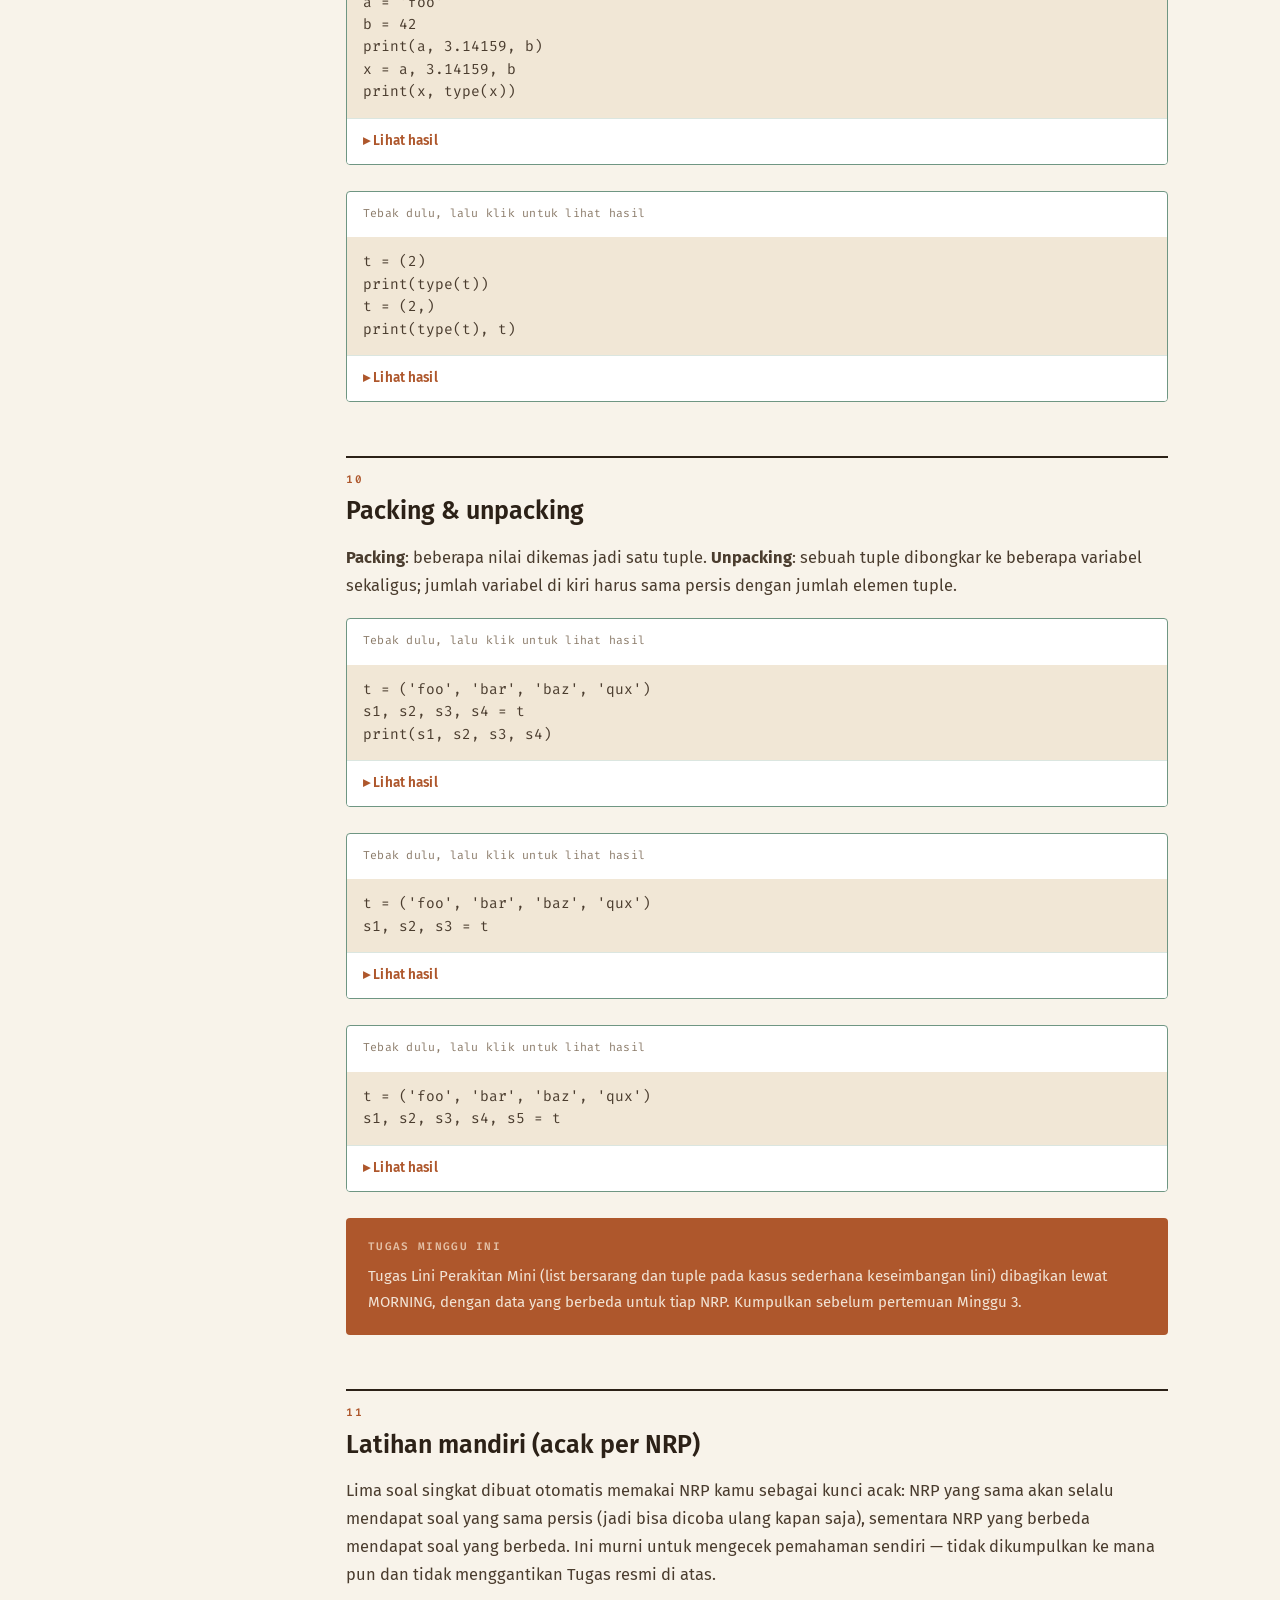
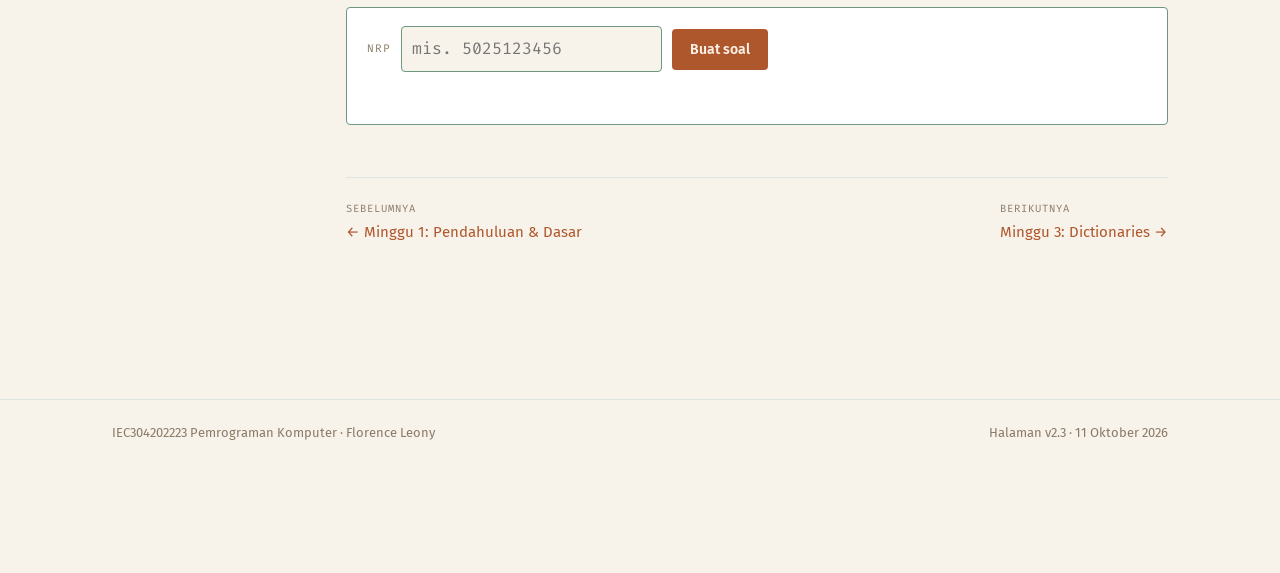
<file: week02.html>
<!--
  week02.html
  Version: 2.3
  Date: 2026-10-11
  Changes: v2.3 replaces "NIM" with "NRP" everywhere it is shown to the student (the practice
  section title and table-of-contents entry, the input label and its empty-input
  message, the practice intro paragraph, and the "Tugas" callout); no other content,
  code, ids, or class names changed. Earlier entries below keep the old wording
  as history.
  v2.2 adds a "Latihan mandiri (acak per NIM)" section at the end
  of the page: a self-check practice widget (assets/practice.js) where a
  student types their NIM and gets five short questions generated from it
  as a random seed -- same NIM always regenerates the same questions,
  different NIM gets different ones. Self-check only (answers reveal
  locally, nothing is submitted); does not replace the real "Tugas minggu
  ini" assignment above it. Adds one new table-of-contents entry and one
  new script tag (assets/practice.js); no other content changed.
  v2.1 reduces em-dash usage in prose per Flo's request (17 of 19
  em-dashes replaced with commas, periods, colons, semicolons, or connector
  words as natural substitutes); no changes to code, reveal-output text, or
  HTML structure/classes; re-validated with check_pages.py (0 mismatches)
  and a tag-balance check (no mismatches).
  v2.0 applies the site's redesign: wraps the existing table
  of contents in a sticky left section rail ("aside class=sidenav")
  inside a new two-column ".cols"/".content" grid, matching the new
  assets/style.css v2.0 (see that file for the full visual-design
  changelog). No content or code changes; re-validated with
  check_pages.py after the change (0 mismatches).
  v1.2: adds Minggu 4-7 links to the top nav (no content
  changes).
  v1.1: adds a Minggu 3 link to the top nav and wires up the
  "Berikutnya" prevnext link to week03.html (no other content changes).
  v1.0: First version. Covers the List & Tuple deck, with corrections
  applied: a += 3.14 raises TypeError (needs a += [3.14]); list.pop() takes
  no keyword arguments (pop(index) is positional); a[:] copies a list (is
  False) while s[:] returns the same string object (is True); temp-based
  swap is followed by the tuple-unpacking swap a, b = b, a; and an added
  section on aliasing vs copying that the original deck did not cover.
-->
<!DOCTYPE html>
<html lang="id">
<head>
<meta charset="UTF-8">
<meta name="viewport" content="width=device-width, initial-scale=1">
<title>Minggu 2: Lists &amp; Tuples &middot; Pemrograman Komputer</title>
<meta name="description" content="Karakteristik, indexing, slicing, dan modifikasi list; tuple, immutability, packing dan unpacking.">
<link rel="stylesheet" href="assets/style.css">
</head>
<body>
<a class="skip-link" href="#konten">Langsung ke konten</a>

<header class="site-header">
  <div class="header-inner">
    <div class="brand">
      <span class="course-code">IEC304202223</span>
      <a href="index.html">Pemrograman Komputer</a>
    </div>
    <nav class="top-nav" aria-label="Navigasi utama">
      <a href="index.html">Silabus</a>
      <a href="week01.html">Minggu 1</a>
      <a href="week02.html" aria-current="page">Minggu 2</a>
      <a href="week03.html">Minggu 3</a>
      <a href="week04.html">Minggu 4</a>
      <a href="week05.html">Minggu 5</a>
      <a href="week06.html">Minggu 6</a>
      <a href="week07.html">Minggu 7</a>
    </nav>
    <button class="theme-toggle" type="button" aria-pressed="false">Mode gelap</button>
  </div>
</header>

<main id="konten">
  <div class="page-head">
    <p class="eyebrow">Minggu 2 &middot; 22 &amp; 23 September 2026</p>
    <h1>Data Dinamis: List &amp; Tuple</h1>
    <p class="subtitle">Struktur data yang bisa menyimpan sejumlah data sekaligus: list yang bisa diubah, dan tuple yang tidak.</p>
  </div>

  <div class="cols">
  <aside class="sidenav">
  <nav class="toc" aria-label="Daftar isi">
    <p class="toc-title">Daftar isi</p>
    <ol>
      <li><a href="#struktur-data">Struktur data</a></li>
      <li><a href="#apa-itu-list">Apa itu list?</a></li>
      <li><a href="#indexing">Indexing &amp; slicing</a></li>
      <li><a href="#operator-list">Operator &amp; fungsi pada list</a></li>
      <li><a href="#nested">List bersarang</a></li>
      <li><a href="#mutasi">Mengubah list</a></li>
      <li><a href="#alias">Alias vs salinan</a></li>
      <li><a href="#metode">Metode list</a></li>
      <li><a href="#tuple">Tuple</a></li>
      <li><a href="#packing">Packing &amp; unpacking</a></li>
      <li><a href="#latihan-mandiri">Latihan mandiri (acak per NRP)</a></li>
    </ol>
  </nav>
  </aside>
  <div class="content">

  <h2 id="struktur-data">Struktur data</h2>
  <p>Struktur data adalah struktur yang dapat menyimpan sejumlah data sekaligus. Python punya empat jenis bawaan: <strong>list</strong>, <strong>tuple</strong>, <strong>dictionary</strong>, dan <strong>set</strong>. Minggu ini fokus ke dua yang pertama; dictionary dan set menyusul di Minggu 3 dan 4.</p>

  <h2 id="apa-itu-list">Apa itu list?</h2>
  <p>List menyimpan koleksi item yang berurutan, ditulis di antara kurung siku <code>[ ]</code> dengan item dipisah koma. Karena isinya bisa ditambah, dihapus, atau diubah setelah dibuat, list disebut bertipe <strong>mutable</strong>.</p>
  <div class="snippet">
    <pre><code># Daftar belanja
shoplist = ['apple', 'mango', 'carrot', 'banana']</code></pre>
  </div>

  <h3>Karakteristik list</h3>
  <ul>
    <li>Memiliki urutan (<em>ordered</em>): urutan yang sama isinya, jika urutannya beda, dianggap list yang berbeda.</li>
    <li>Bisa menyimpan objek apa pun, boleh campuran tipe, dan boleh berisi objek yang berulang.</li>
    <li>Elemen diakses lewat indeks, dimulai dari <code>0</code> seperti pada string.</li>
    <li>Bisa bersarang (list di dalam list) sedalam apa pun.</li>
    <li>Bersifat <em>mutable</em> dan dinamis (ukurannya bisa berubah).</li>
  </ul>

  <h2 id="indexing">Indexing &amp; slicing</h2>
  <div class="snippet">
    <p class="snippet-label">a = ['foo', 'bar', 'baz', 'qux', 'quux', 'corge']: tebak dulu, lalu klik untuk lihat hasil</p>
    <pre><code>a = ['foo', 'bar', 'baz', 'qux', 'quux', 'corge']
print(a[0], a[2], a[5])
print(a[-1], a[-2], a[-5])</code></pre>
    <details class="reveal">
      <summary class="reveal-btn">Lihat hasil</summary>
      <div class="reveal-output"><pre><code>foo baz corge
corge quux bar</code></pre></div>
      <p class="reveal-note">Indeks negatif dihitung dari belakang: <code>a[-1]</code> adalah elemen terakhir.</p>
    </details>
  </div>
  <p><code>a[m:n]</code> memberikan sebagian <code>a</code> dari indeks <code>m</code> sampai <code>n</code> (tidak termasuk <code>n</code>).</p>
  <div class="snippet">
    <p class="snippet-label">Tebak dulu, lalu klik untuk lihat hasil</p>
    <pre><code>a = ['foo', 'bar', 'baz', 'qux', 'quux', 'corge']
print(a[2:5])
print(a[-5:-2])
print(a[1:4])
print(a[-5:-2] == a[1:4])
print(a[:4] + a[4:] == a)</code></pre>
    <details class="reveal">
      <summary class="reveal-btn">Lihat hasil</summary>
      <div class="reveal-output"><pre><code>['baz', 'qux', 'quux']
['bar', 'baz', 'qux']
['bar', 'baz', 'qux']
True
True</code></pre></div>
      <p class="reveal-note">Slice dengan indeks positif dan negatif bisa saling bertemu di elemen yang sama; <code>a[:4] + a[4:]</code> selalu menyusun ulang seluruh list.</p>
    </details>
  </div>
  <p>Bagian ketiga <code>a[awal:akhir:langkah]</code> mengatur <em>stride</em> (interval). Langkah negatif membalik arah.</p>
  <div class="snippet">
    <p class="snippet-label">b = list(range(10)): tebak dulu, lalu klik untuk lihat hasil</p>
    <pre><code>b = list(range(10))
print(b[0:6:2])
print(b[1:6:2])
print(b[6:0:-2])</code></pre>
    <details class="reveal">
      <summary class="reveal-btn">Lihat hasil</summary>
      <div class="reveal-output"><pre><code>[0, 2, 4]
[1, 3, 5]
[6, 4, 2]</code></pre></div>
    </details>
  </div>
  <p>Syntax <code>[::-1]</code> membalik urutan, berlaku sama untuk list maupun string. Tapi <code>a[:]</code> (tanpa <code>-1</code>) berperilaku beda antara keduanya:</p>
  <div class="snippet">
    <p class="snippet-label">Tebak dulu, lalu klik untuk lihat hasil</p>
    <pre><code>a = ['foo', 'bar', 'baz', 'qux', 'quux', 'corge']
print(a[::-1])
s = 'foobar'
print(s[:] is s)
print(a[:] is a)</code></pre>
    <details class="reveal">
      <summary class="reveal-btn">Lihat hasil</summary>
      <div class="reveal-output"><pre><code>['corge', 'quux', 'qux', 'baz', 'bar', 'foo']
True
False</code></pre></div>
    </details>
  </div>
  <div class="fixed-note"><strong>Diperbaiki dari slide asli:</strong> slide menulis bahwa <code>[:]</code> pada string &ldquo;akan memberikan list itu sendiri&rdquo;. Yang dimaksud adalah <strong>string</strong> itu sendiri (<code>s[:] is s</code> bernilai <code>True</code> karena string immutable). Pada list, <code>a[:]</code> justru membuat <strong>salinan baru</strong>, sehingga <code>a[:] is a</code> bernilai <code>False</code>.</div>

  <h2 id="operator-list">Operator &amp; fungsi pada list</h2>
  <div class="snippet">
    <p class="snippet-label">Tebak dulu, lalu klik untuk lihat hasil</p>
    <pre><code>a = ['foo', 'bar', 'baz', 'qux', 'quux', 'corge']
print('qux' in a, 'thud' not in a)
print(a + ['grault', 'garply'])
print(a * 2)
print(len(a), min([4, 1, 7]), max([4, 1, 7]))</code></pre>
    <details class="reveal">
      <summary class="reveal-btn">Lihat hasil</summary>
      <div class="reveal-output"><pre><code>True True
['foo', 'bar', 'baz', 'qux', 'quux', 'corge', 'grault', 'garply']
['foo', 'bar', 'baz', 'qux', 'quux', 'corge', 'foo', 'bar', 'baz', 'qux', 'quux', 'corge']
6 1 7</code></pre></div>
    </details>
  </div>
  <p>Operasi ini juga bisa langsung dikenakan pada literal list tanpa menyimpannya ke variabel dulu, misalnya <code>['foo', 'bar', 'baz'][2]</code> atau <code>len(['a', 'b', 'c'][::-1])</code>.</p>

  <h2 id="nested">List bersarang</h2>
  <p>Sebuah list bisa memuat sublist, dan sublist itu bisa memuat sub-sublist, sedalam apa pun.</p>
  <div class="snippet">
    <p class="snippet-label">x = ['a', ['bb', ['ccc', 'ddd'], 'ee', 'ff'], 'g', ['hh', 'ii'], 'j']: tebak dulu, lalu klik untuk lihat hasil</p>
    <pre><code>x = ['a', ['bb', ['ccc', 'ddd'], 'ee', 'ff'], 'g', ['hh', 'ii'], 'j']
print(len(x))
print(x[1][1][0])</code></pre>
    <details class="reveal">
      <summary class="reveal-btn">Lihat hasil</summary>
      <div class="reveal-output"><pre><code>5
ccc</code></pre></div>
      <p class="reveal-note">Operator dan fungsi hanya berlaku pada level list yang dimaksud, tidak <em>recursive</em>: <code>x</code> punya 5 elemen (3 string dan 2 sublist) &mdash; isi di dalam sublist tidak ikut dihitung oleh <code>len(x)</code>. Untuk masuk ke sublist, tambahkan indeks lagi: <code>x[1]</code> lalu <code>x[1][1]</code> lalu <code>x[1][1][0]</code>.</p>
    </details>
  </div>
  <div class="snippet">
    <p class="snippet-label">Operator <code>in</code> pada list bersarang: tebak dulu, lalu klik untuk lihat hasil</p>
    <pre><code>print('ddd' in x)
print('ddd' in x[1])
print('ddd' in x[1][1])</code></pre>
    <details class="reveal">
      <summary class="reveal-btn">Lihat hasil</summary>
      <div class="reveal-output"><pre><code>False
False
True</code></pre></div>
      <p class="reveal-note"><code>'ddd'</code> hanya &ldquo;terlihat&rdquo; pada level tempat ia benar-benar berada, yaitu <code>x[1][1]</code>.</p>
    </details>
  </div>

  <h2 id="mutasi">Mengubah list</h2>
  <p>Karena list mutable, isinya bisa diganti lewat indexing dan penugasan biasa, berbeda dari string yang akan menghasilkan error jika dicoba dengan cara yang sama.</p>
  <div class="snippet">
    <p class="snippet-label">Tebak dulu, lalu klik untuk lihat hasil</p>
    <pre><code>a = ['foo', 'bar', 'baz', 'qux', 'quux', 'corge']
a[2] = 10
print(a)
del a[3]
print(a)
a[1:3] = [1.1, 2.2, 3.3]
print(a)</code></pre>
    <details class="reveal">
      <summary class="reveal-btn">Lihat hasil</summary>
      <div class="reveal-output"><pre><code>['foo', 'bar', 10, 'qux', 'quux', 'corge']
['foo', 'bar', 10, 'quux', 'corge']
['foo', 1.1, 2.2, 3.3, 'quux', 'corge']</code></pre></div>
      <p class="reveal-note">Menugaskan ke sebuah <em>slice</em> (<code>a[1:3] = [...]</code>) bisa mengganti beberapa elemen sekaligus dengan jumlah elemen baru yang berbeda &mdash; ini juga cara menyisipkan (<code>a[2:2] = [...]</code>) atau menghapus banyak elemen (<code>a[1:5] = []</code>) tanpa <code>del</code>.</p>
    </details>
  </div>
  <p>Menambah satu elemen di akhir memakai <code>+=</code> memerlukan <em>iterable</em> di sisi kanan: sebuah angka saja bukan iterable.</p>
  <div class="snippet">
    <p class="snippet-label">Tebak dulu, lalu klik untuk lihat hasil</p>
    <pre><code>a = ['foo', 'bar', 'baz']
try:
    a += 3.14
except TypeError as e:
    print('TypeError:', e)
a += [3.14]
print(a)</code></pre>
    <details class="reveal">
      <summary class="reveal-btn">Lihat hasil</summary>
      <div class="reveal-output"><pre><code>TypeError: 'float' object is not iterable
['foo', 'bar', 'baz', 3.14]</code></pre></div>
    </details>
  </div>
  <div class="fixed-note"><strong>Diperbaiki dari slide asli:</strong> slide menunjukkan <code>a += 20</code> gagal tanpa menandainya sebagai error, sementara slide sesudahnya (&ldquo;Sifat dinamis list&rdquo;) memakai <code>a += 3.14</code> seolah berhasil. Keduanya sama-sama menghasilkan <code>TypeError</code>; untuk menambah satu elemen, bungkus dalam list satu elemen (<em>singleton list</em>): <code>a += [3.14]</code>.</div>
  <div class="callout">
    <p class="callout-title">Jebakan lain: string bukan singleton</p>
    <p>Karena string adalah <em>iterable</em> berisi karakter, <code>a += 'baz'</code> bukan menambah satu elemen <code>'baz'</code>, melainkan menambah tiga elemen: <code>'b'</code>, <code>'a'</code>, <code>'z'</code>. Selalu bungkus dengan <code>[...]</code> jika ingin menambah satu item apa pun jenisnya: <code>a += ['baz']</code>.</p>
  </div>

  <h2 id="alias">Alias vs salinan</h2>
  <p>List adalah objek, dan sebuah variabel hanyalah <strong>nama</strong> yang menunjuk ke objek itu. <code>b = a</code> tidak membuat list baru: <code>b</code> dan <code>a</code> menjadi dua nama untuk satu list yang sama (disebut <em>alias</em>). Untuk mendapat list baru yang independen, gunakan <code>a.copy()</code> atau <code>a[:]</code>.</p>
  <div class="snippet">
    <p class="snippet-label">Tebak dulu, lalu klik untuk lihat hasil</p>
    <pre><code>a = [1, 2, 3]
b = a
c = a.copy()
d = a[:]
b.append(4)
print('a:', a)
print('b is a:', b is a)
print('c is a:', c is a, 'c:', c)
print('d is a:', d is a, 'd:', d)</code></pre>
    <details class="reveal">
      <summary class="reveal-btn">Lihat hasil</summary>
      <div class="reveal-output"><pre><code>a: [1, 2, 3, 4]
b is a: True
c is a: False c: [1, 2, 3]
d is a: False d: [1, 2, 3]</code></pre></div>
      <p class="reveal-note">Mengubah <code>b</code> ikut mengubah <code>a</code>, karena keduanya list yang sama. <code>c</code> dan <code>d</code> tidak ikut berubah karena keduanya salinan independen. Ini bukan bagian dari slide asli, ditambahkan karena ini salah satu sumber bug paling umum bagi pemula.</p>
    </details>
  </div>

  <h2 id="metode">Metode list</h2>
  <table>
    <caption>a = ['a', 'b']</caption>
    <thead><tr><th>Metode</th><th>Contoh</th><th>Hasil <code>a</code> setelahnya</th></tr></thead>
    <tbody>
      <tr><td><code>list.append(obj)</code></td><td><code>a.append(123)</code></td><td><code>['a', 'b', 123]</code></td></tr>
      <tr><td><code>list.extend(iterable)</code></td><td><code>a.extend([1, 2, 3])</code></td><td><code>['a', 'b', 1, 2, 3]</code></td></tr>
      <tr><td><code>list.insert(index, obj)</code></td><td><code>a.insert(1, 3.14)</code></td><td><code>['a', 3.14, 'b']</code></td></tr>
      <tr><td><code>list.remove(obj)</code></td><td><code>a.remove('a')</code></td><td><code>[3.14, 'b']</code></td></tr>
      <tr><td><code>list.pop(index=-1)</code></td><td><code>a.pop()</code> atau <code>a.pop(0)</code></td><td>Mengembalikan &amp; menghapus elemen pada <code>index</code> (indeks terakhir jika kosong)</td></tr>
      <tr><td><code>list.clear()</code></td><td><code>a.clear()</code></td><td><code>[]</code></td></tr>
      <tr><td><code>list.count(obj)</code></td><td><code>a.count('a')</code></td><td>Jumlah kemunculan <code>'a'</code></td></tr>
      <tr><td><code>list.index(obj)</code></td><td><code>a.index('b')</code></td><td>Indeks kemunculan pertama <code>'b'</code></td></tr>
      <tr><td><code>list.sort(*, key=None, reverse=False)</code></td><td><code>a.sort()</code></td><td>Mengurutkan <code>a</code> di tempat; mengembalikan <code>None</code></td></tr>
      <tr><td><code>list.reverse()</code></td><td><code>a.reverse()</code></td><td>Membalik <code>a</code> di tempat</td></tr>
      <tr><td><code>list.copy()</code></td><td><code>a.copy()</code></td><td>Salinan dangkal (<em>shallow copy</em>) baru dari <code>a</code></td></tr>
    </tbody>
  </table>
  <div class="fixed-note"><strong>Diperbaiki dari slide asli:</strong> slide menulis <code>a.pop(index=-1)</code> seolah bisa dipanggil dengan keyword argument. Faktanya <code>list.pop()</code> hanya menerima argumen posisi: <code>a.pop(index=-1)</code> menghasilkan <code>TypeError: list.pop() takes no keyword arguments</code>. Tulis <code>a.pop()</code> atau <code>a.pop(0)</code>.</div>
  <div class="callout">
    <p class="callout-title">Jebakan: <code>sort()</code> mengembalikan <code>None</code></p>
    <p><code>r = s.sort()</code> membuat <code>r</code> bernilai <code>None</code>, karena <code>sort()</code> mengurutkan <code>s</code> di tempat (in place) dan tidak mengembalikan apa pun. Jika ingin list terurut <em>baru</em> tanpa mengubah aslinya, gunakan fungsi bawaan <code>sorted(s)</code> yang mengembalikan list baru.</p>
  </div>
  <p>Sifat dinamis list terlihat dari ukurannya yang bisa berubah kapan pun dibutuhkan: bertambah lewat <code>append</code>/<code>extend</code>/<code>insert</code>/penugasan slice, berkurang lewat <code>remove</code>/<code>pop</code>/<code>del</code>/penugasan slice kosong.</p>

  <h2 id="tuple">Tuple</h2>
  <p>Tuple mirip list, dengan dua perbedaan utama: ditandai kurung lengkung <code>( )</code> (bukan siku), dan bersifat <strong>immutable</strong>, setelah dibuat isinya tidak bisa diubah.</p>
  <div class="snippet">
    <p class="snippet-label">Tebak dulu, lalu klik untuk lihat hasil</p>
    <pre><code>t = ('foo', 'bar', 'baz', 'qux', 'quux', 'corge')
print(t)
print(t[0], t[-1], t[1::2])</code></pre>
    <details class="reveal">
      <summary class="reveal-btn">Lihat hasil</summary>
      <div class="reveal-output"><pre><code>('foo', 'bar', 'baz', 'qux', 'quux', 'corge')
foo corge ('bar', 'qux', 'corge')</code></pre></div>
      <p class="reveal-note">Indexing, slicing, dan stride bekerja sama seperti pada list.</p>
    </details>
  </div>
  <div class="snippet">
    <p class="snippet-label">Tebak dulu, lalu klik untuk lihat hasil</p>
    <pre><code>t = ('foo', 'bar')
try:
    t[0] = 'Bark'
except TypeError as e:
    print('TypeError:', e)</code></pre>
    <details class="reveal">
      <summary class="reveal-btn">Lihat hasil</summary>
      <div class="reveal-output"><pre><code>TypeError: 'tuple' object does not support item assignment</code></pre></div>
    </details>
  </div>

  <h3>Menukar nilai dua variabel</h3>
  <p>Cara klasik memakai variabel sementara:</p>
  <div class="snippet">
    <pre><code>temp = a
a = b
b = temp</code></pre>
  </div>
  <p>Karena Python bisa mengemas beberapa nilai jadi tuple (<em>packing</em>) dan membongkarnya kembali ke beberapa variabel sekaligus (<em>unpacking</em>) dalam satu pernyataan, cara ini bisa disingkat jadi satu baris tanpa variabel sementara:</p>
  <div class="snippet">
    <p class="snippet-label">Tebak dulu, lalu klik untuk lihat hasil</p>
    <pre><code>a, b = 'foo', 'bar'
print(a, b)
a, b = b, a
print(a, b)</code></pre>
    <details class="reveal">
      <summary class="reveal-btn">Lihat hasil</summary>
      <div class="reveal-output"><pre><code>foo bar
bar foo</code></pre></div>
      <p class="reveal-note">Sisi kanan <code>b, a</code> dikemas jadi tuple <code>('bar', 'foo')</code> terlebih dulu, baru dibongkar ke <code>a</code> dan <code>b</code> &mdash; sehingga nilai lama keduanya tetap terpakai secara bersamaan, tanpa perlu variabel sementara.</p>
    </details>
  </div>

  <h3>Kapan tuple lebih baik daripada list?</h3>
  <ul>
    <li>Eksekusi program dengan tuple sedikit lebih cepat daripada list yang setara.</li>
    <li>Untuk data yang memang dimaksudkan tidak bisa diubah (misalnya koordinat, atau data yang dibagi ke banyak bagian program dan tidak boleh diubah tanpa sengaja).</li>
    <li>Sebagai <em>key</em> dictionary: dictionary mensyaratkan key bertipe immutable, sehingga tuple bisa dipakai (list tidak bisa).</li>
  </ul>

  <h3>Hal unik saat mencetak tuple</h3>
  <p>Python menganggap beberapa nilai yang dipisah koma sebagai tuple, bahkan tanpa kurung eksplisit.</p>
  <div class="snippet">
    <p class="snippet-label">Tebak dulu, lalu klik untuk lihat hasil</p>
    <pre><code>a = 'foo'
b = 42
print(a, 3.14159, b)
x = a, 3.14159, b
print(x, type(x))</code></pre>
    <details class="reveal">
      <summary class="reveal-btn">Lihat hasil</summary>
      <div class="reveal-output"><pre><code>foo 3.14159 42
('foo', 3.14159, 42) &lt;class 'tuple'&gt;</code></pre></div>
    </details>
  </div>
  <div class="snippet">
    <p class="snippet-label">Tebak dulu, lalu klik untuk lihat hasil</p>
    <pre><code>t = (2)
print(type(t))
t = (2,)
print(type(t), t)</code></pre>
    <details class="reveal">
      <summary class="reveal-btn">Lihat hasil</summary>
      <div class="reveal-output"><pre><code>&lt;class 'int'&gt;
&lt;class 'tuple'&gt; (2,)</code></pre></div>
      <p class="reveal-note">Yang membuat sesuatu jadi tuple adalah <strong>koma</strong>, bukan tanda kurung. <code>(2)</code> hanya angka 2 di dalam kurung biasa; tuple satu elemen wajib memakai koma penutup, <code>(2,)</code>.</p>
    </details>
  </div>

  <h2 id="packing">Packing &amp; unpacking</h2>
  <p><strong>Packing</strong>: beberapa nilai dikemas jadi satu tuple. <strong>Unpacking</strong>: sebuah tuple dibongkar ke beberapa variabel sekaligus; jumlah variabel di kiri harus sama persis dengan jumlah elemen tuple.</p>
  <div class="snippet">
    <p class="snippet-label">Tebak dulu, lalu klik untuk lihat hasil</p>
    <pre><code>t = ('foo', 'bar', 'baz', 'qux')
s1, s2, s3, s4 = t
print(s1, s2, s3, s4)</code></pre>
    <details class="reveal">
      <summary class="reveal-btn">Lihat hasil</summary>
      <div class="reveal-output"><pre><code>foo bar baz qux</code></pre></div>
    </details>
  </div>
  <div class="snippet">
    <p class="snippet-label">Tebak dulu, lalu klik untuk lihat hasil</p>
    <pre><code>t = ('foo', 'bar', 'baz', 'qux')
s1, s2, s3 = t</code></pre>
    <details class="reveal">
      <summary class="reveal-btn">Lihat hasil</summary>
      <div class="reveal-output is-error"><pre><code>ValueError: too many values to unpack (expected 3)</code></pre></div>
    </details>
  </div>
  <div class="snippet">
    <p class="snippet-label">Tebak dulu, lalu klik untuk lihat hasil</p>
    <pre><code>t = ('foo', 'bar', 'baz', 'qux')
s1, s2, s3, s4, s5 = t</code></pre>
    <details class="reveal">
      <summary class="reveal-btn">Lihat hasil</summary>
      <div class="reveal-output is-error"><pre><code>ValueError: not enough values to unpack (expected 5, got 4)</code></pre></div>
    </details>
  </div>

  <div class="callout">
    <p class="callout-title">Tugas minggu ini</p>
    <p>Tugas Lini Perakitan Mini (list bersarang dan tuple pada kasus sederhana keseimbangan lini) dibagikan lewat MORNING, dengan data yang berbeda untuk tiap NRP. Kumpulkan sebelum pertemuan Minggu 3.</p>
  </div>

  <h2 id="latihan-mandiri">Latihan mandiri (acak per NRP)</h2>
  <p>Lima soal singkat dibuat otomatis memakai NRP kamu sebagai kunci acak: NRP yang sama akan selalu mendapat soal yang sama persis (jadi bisa dicoba ulang kapan saja), sementara NRP yang berbeda mendapat soal yang berbeda. Ini murni untuk mengecek pemahaman sendiri &mdash; tidak dikumpulkan ke mana pun dan tidak menggantikan Tugas resmi di atas.</p>
  <div class="practice-widget" data-topic="lists" data-q-label="Soal" data-reveal-label="Tampilkan jawaban" data-empty-msg="Masukkan NRP dulu, ya.">
    <div class="practice-form">
      <label for="nrp-input-lists">NRP</label>
      <input type="text" id="nrp-input-lists" class="practice-nrp-input" inputmode="numeric" placeholder="mis. 5025123456" autocomplete="off">
      <button type="button" class="practice-generate-btn">Buat soal</button>
    </div>
    <p class="practice-error-msg" role="alert"></p>
    <div class="practice-questions"></div>
  </div>

  <div class="prevnext">
    <a href="week01.html"><span class="dir">Sebelumnya</span>&larr; Minggu 1: Pendahuluan &amp; Dasar</a>
    <a href="week03.html"><span class="dir">Berikutnya</span>Minggu 3: Dictionaries &rarr;</a>
  </div>
  </div>
  </div>
</main>

<footer class="page-footer">
  <div class="footer-inner">
    <span>IEC304202223 Pemrograman Komputer &middot; Florence Leony</span>
    <span>Halaman v2.3 &middot; 11 Oktober 2026</span>
  </div>
</footer>

<script src="assets/script.js"></script>
<script src="assets/practice.js"></script>
</body>
</html>
</file>
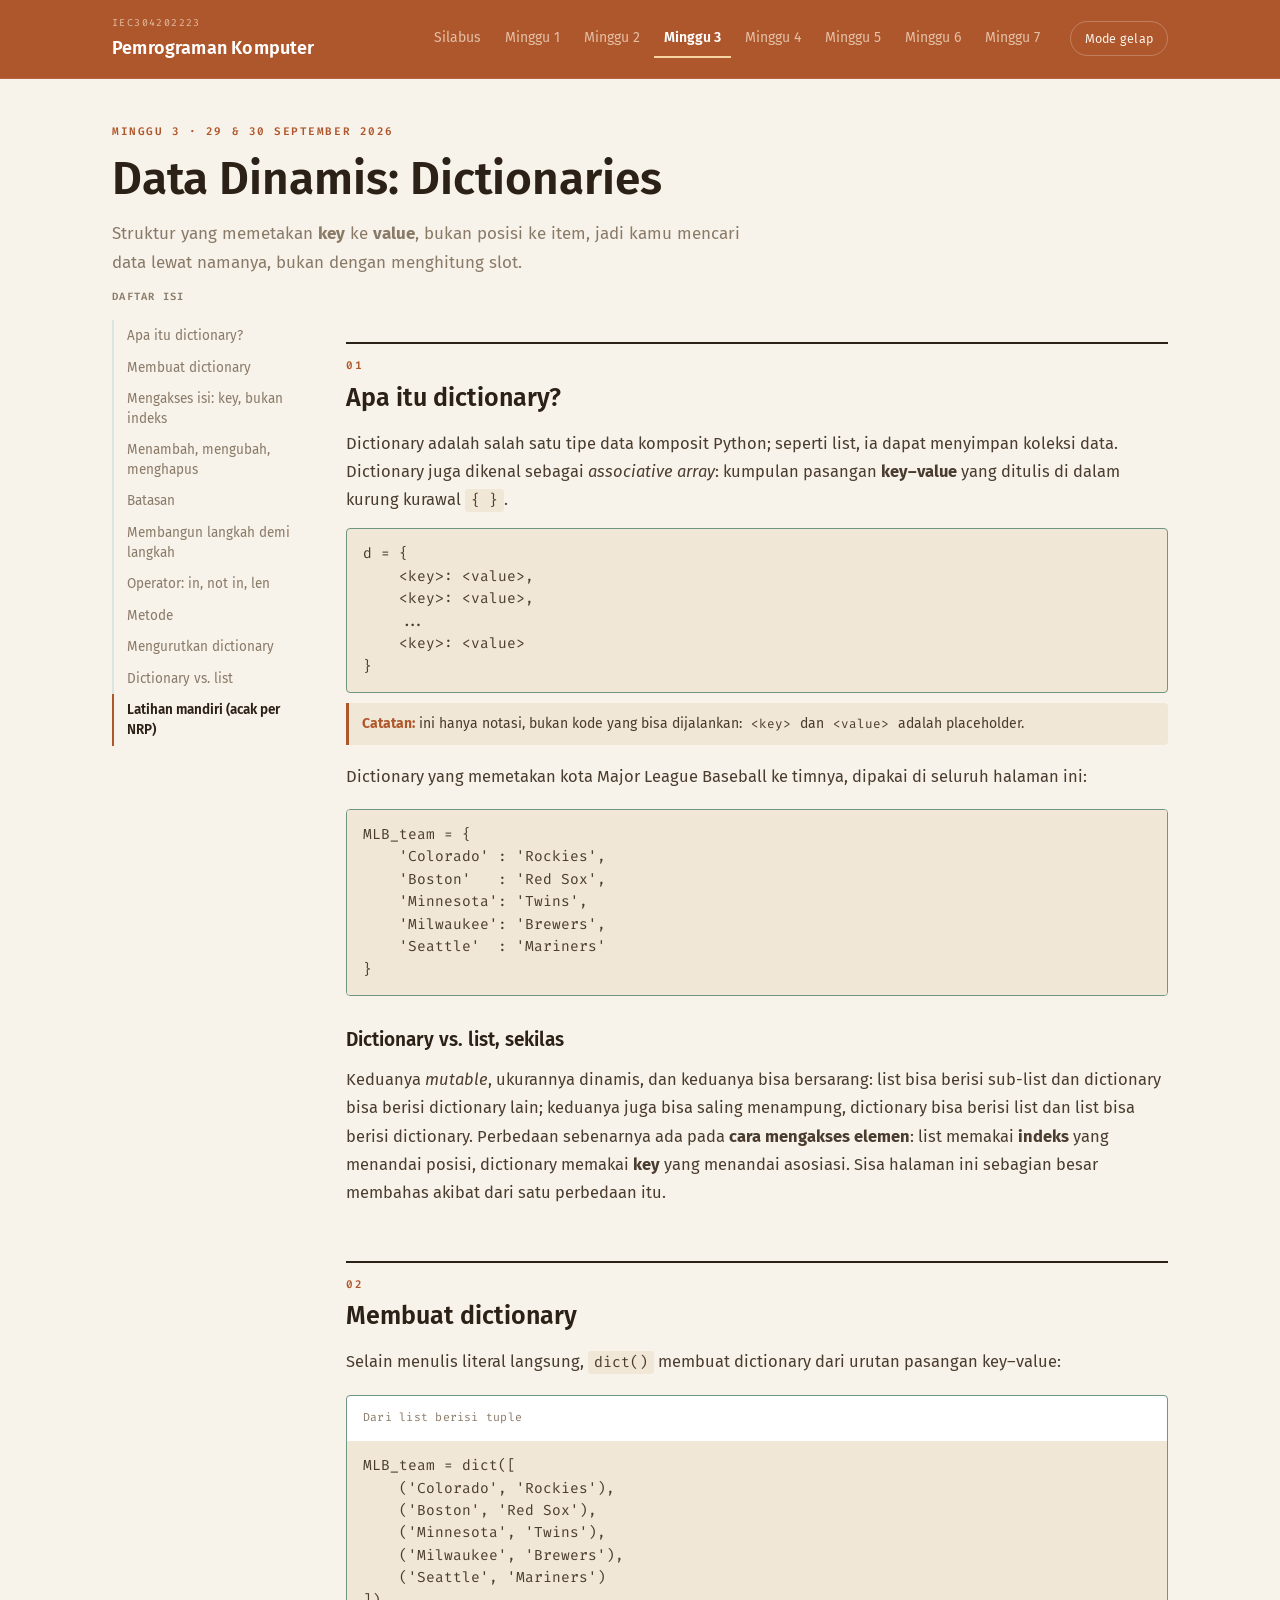
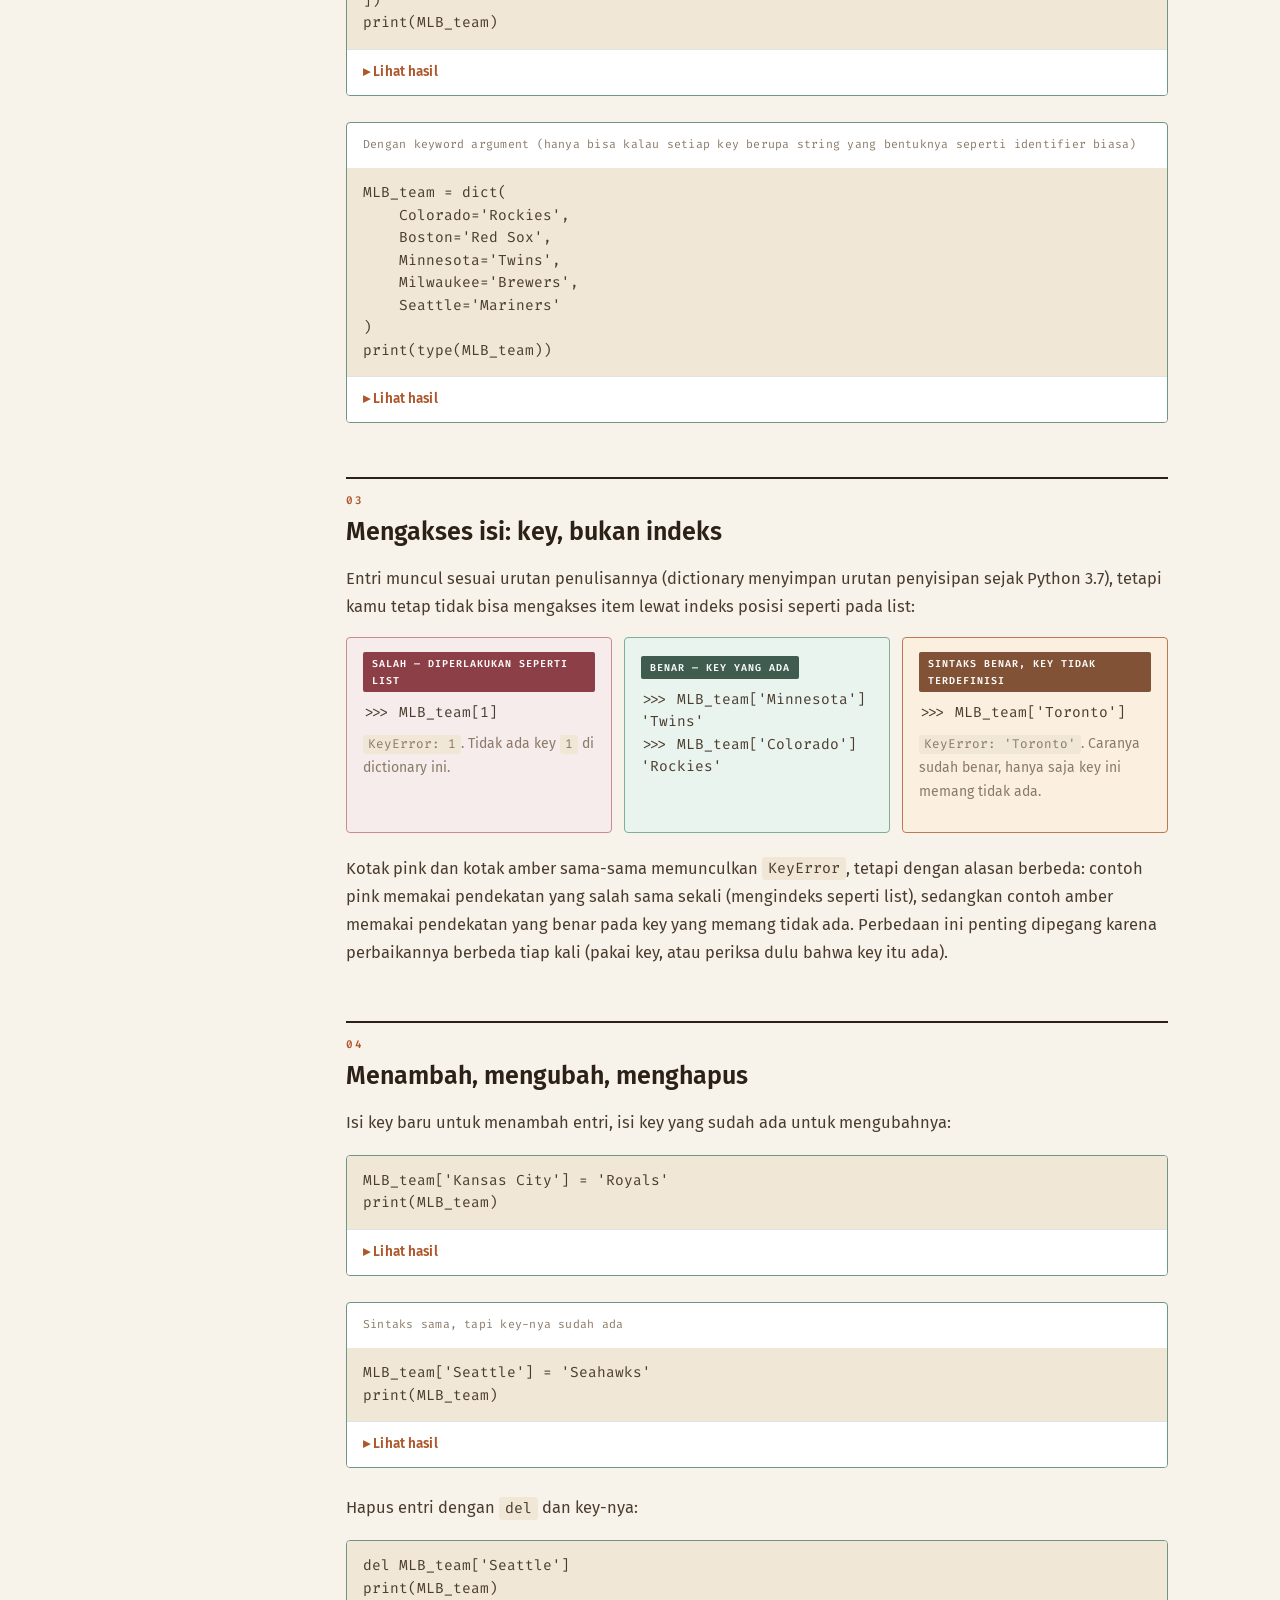
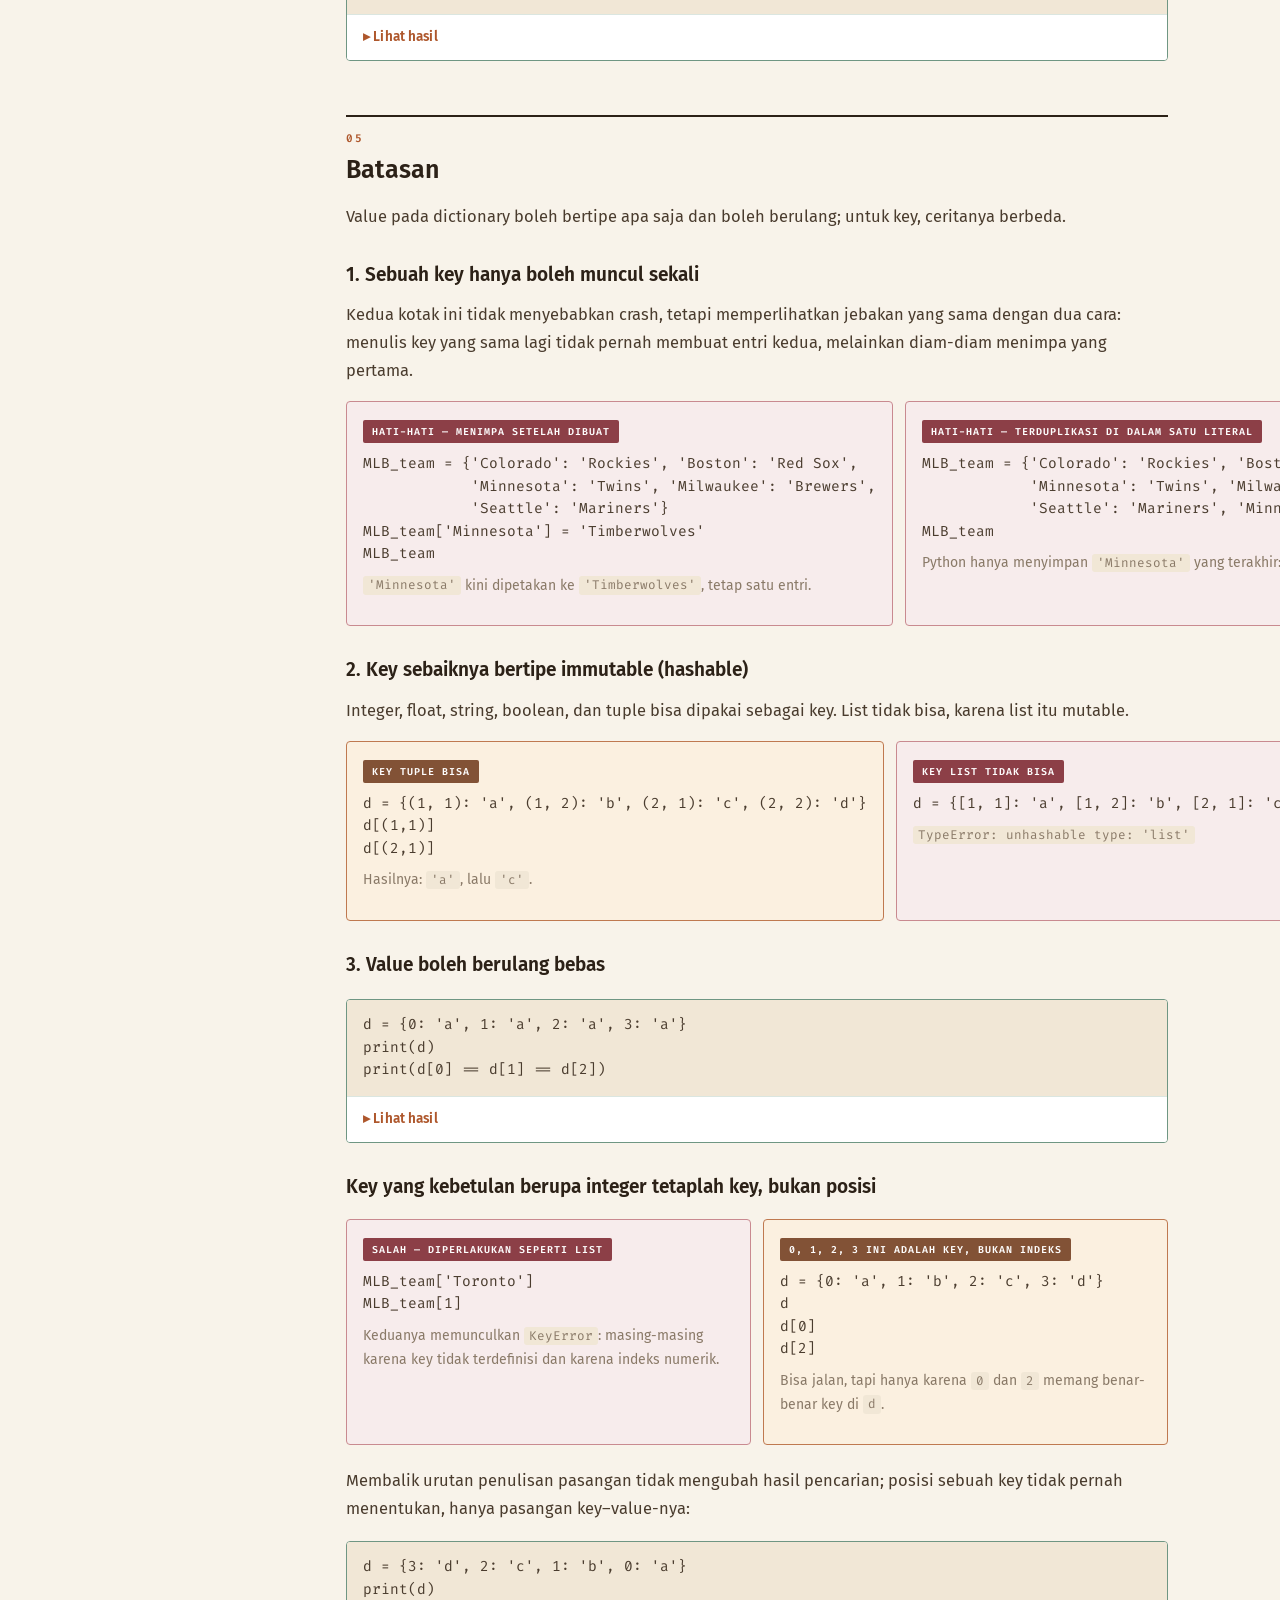
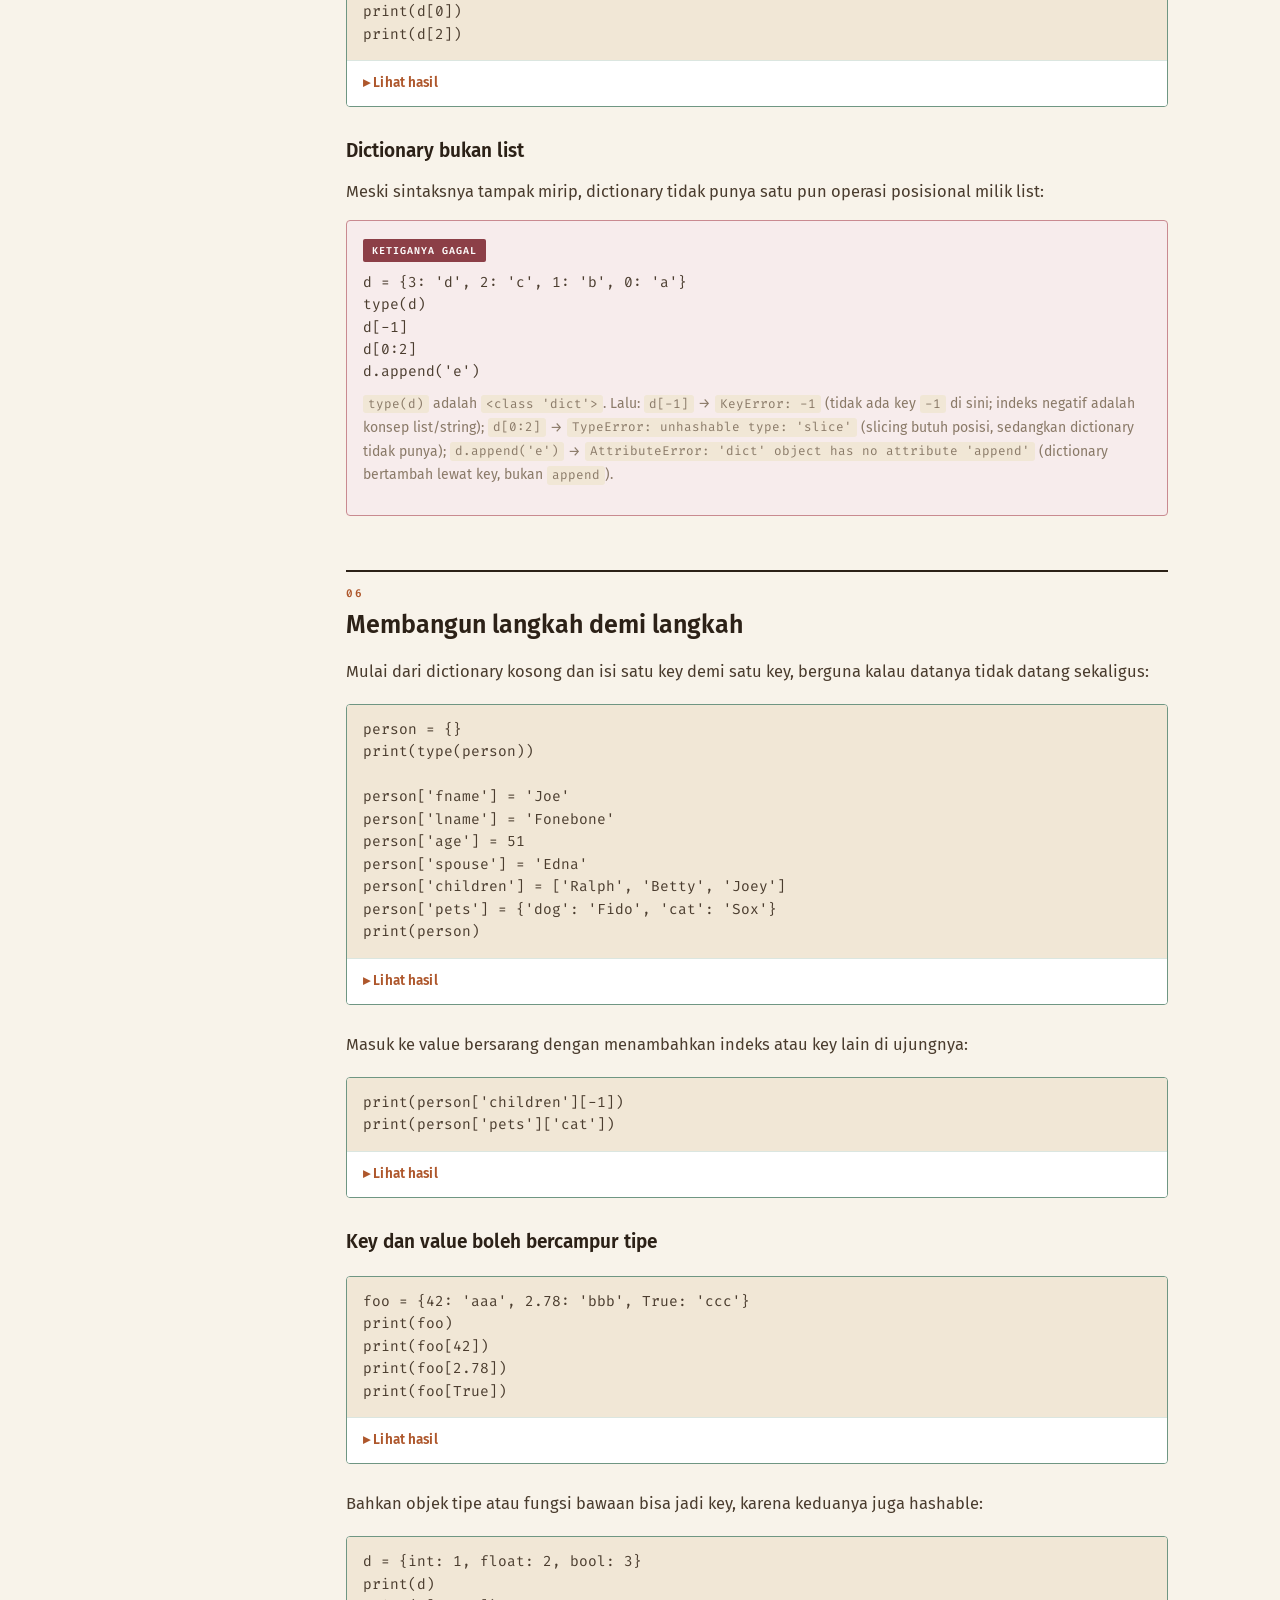
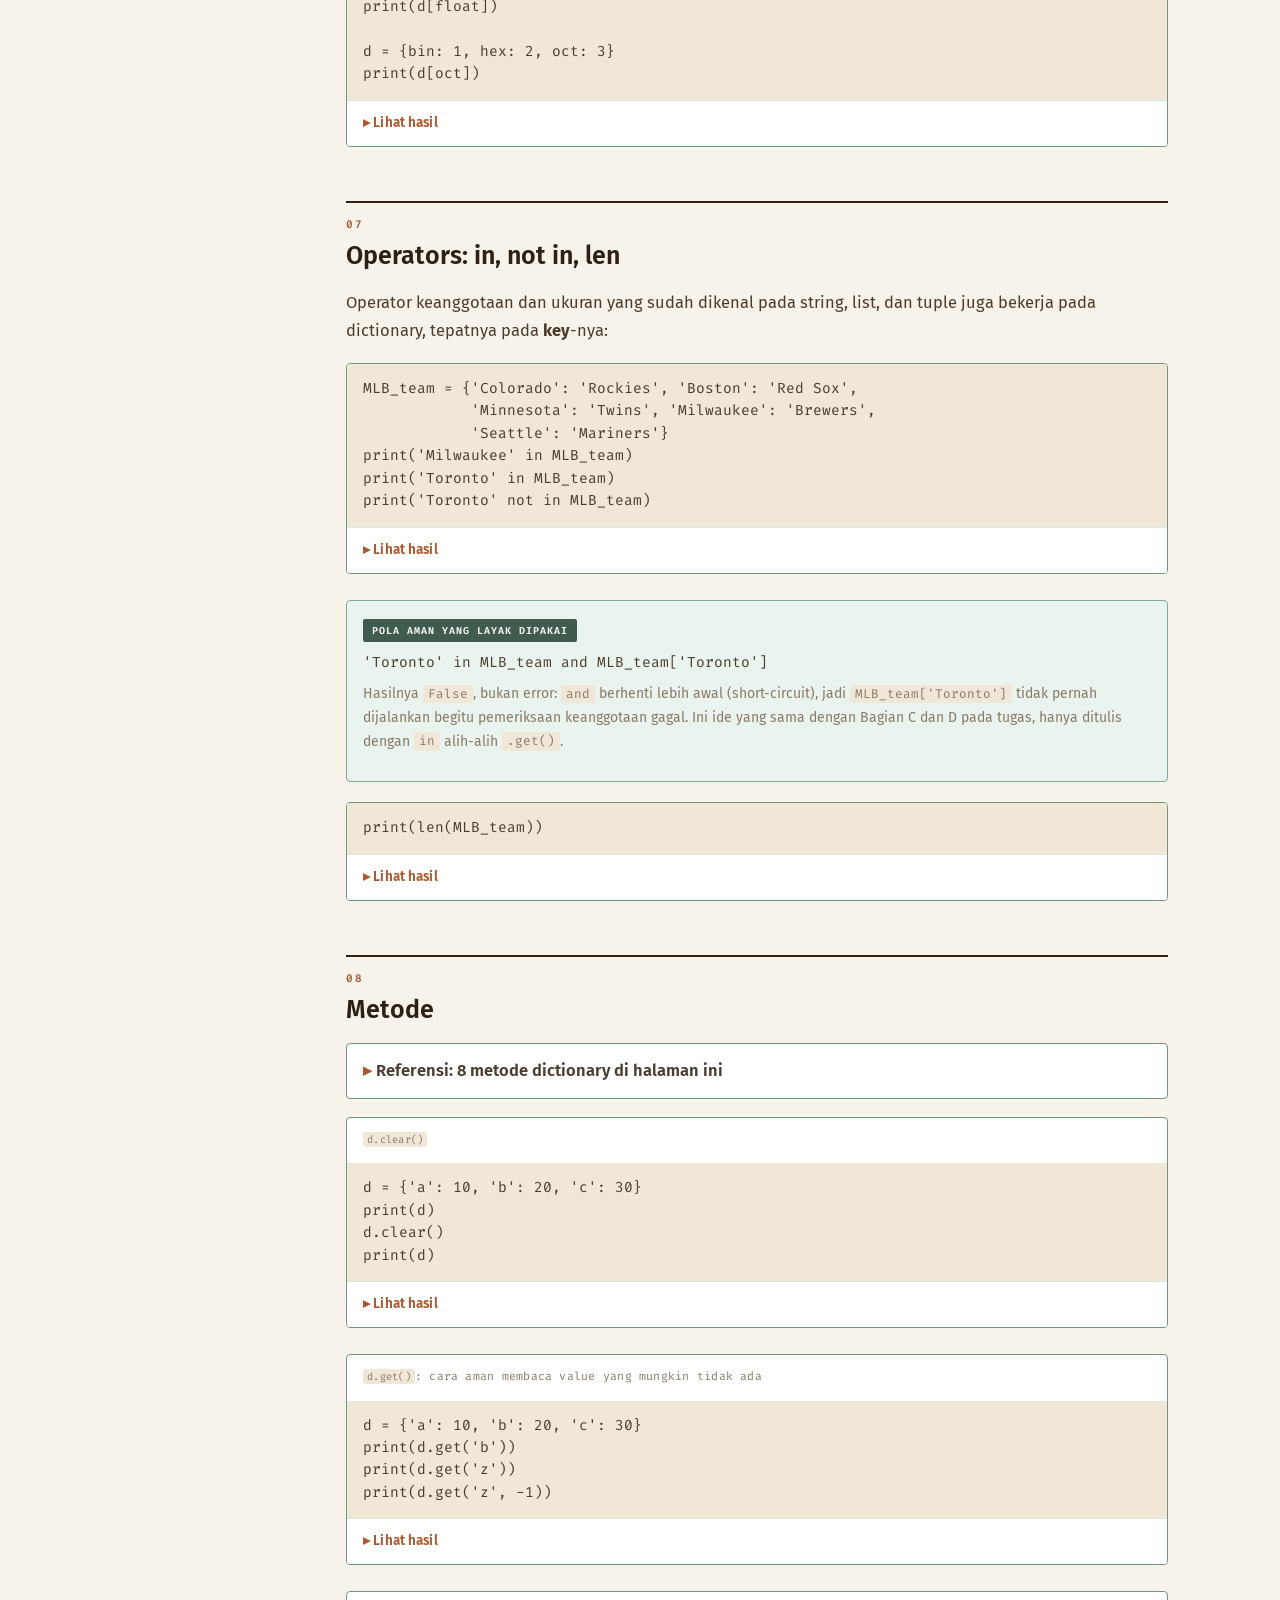
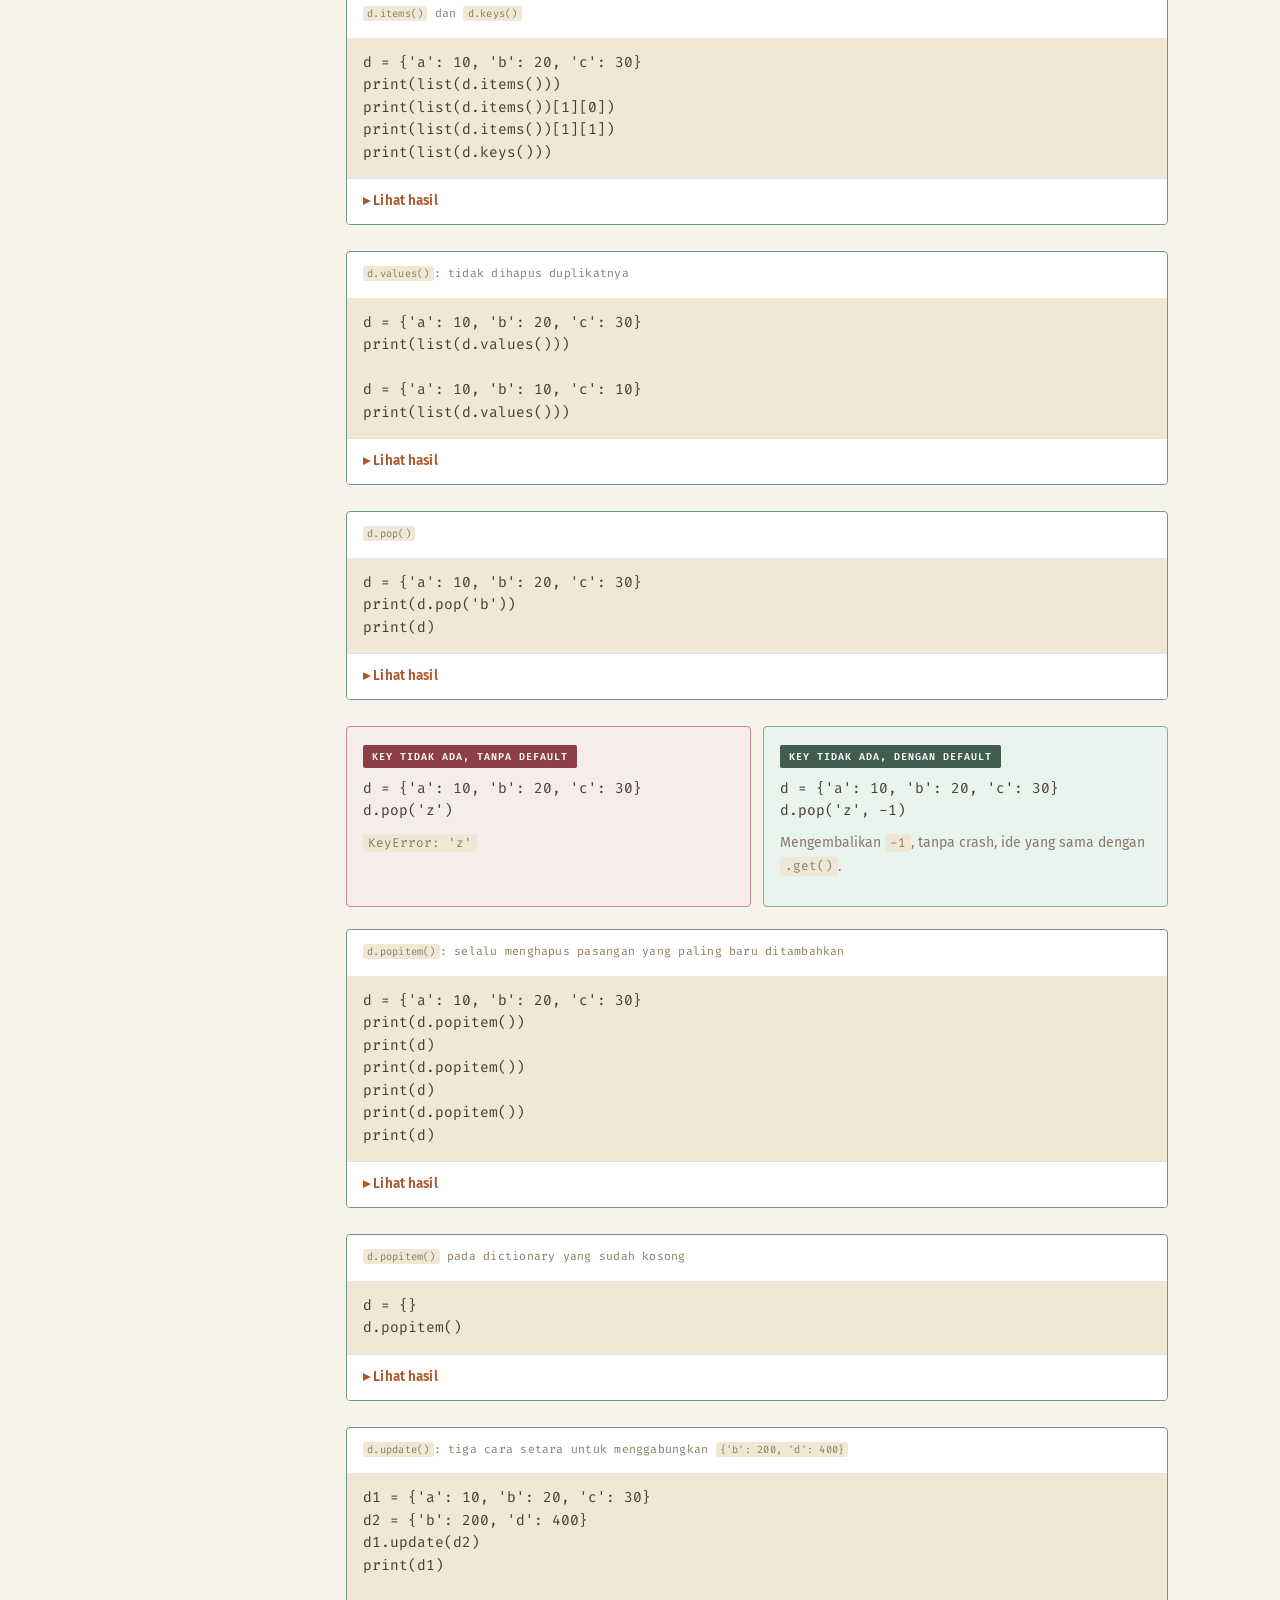
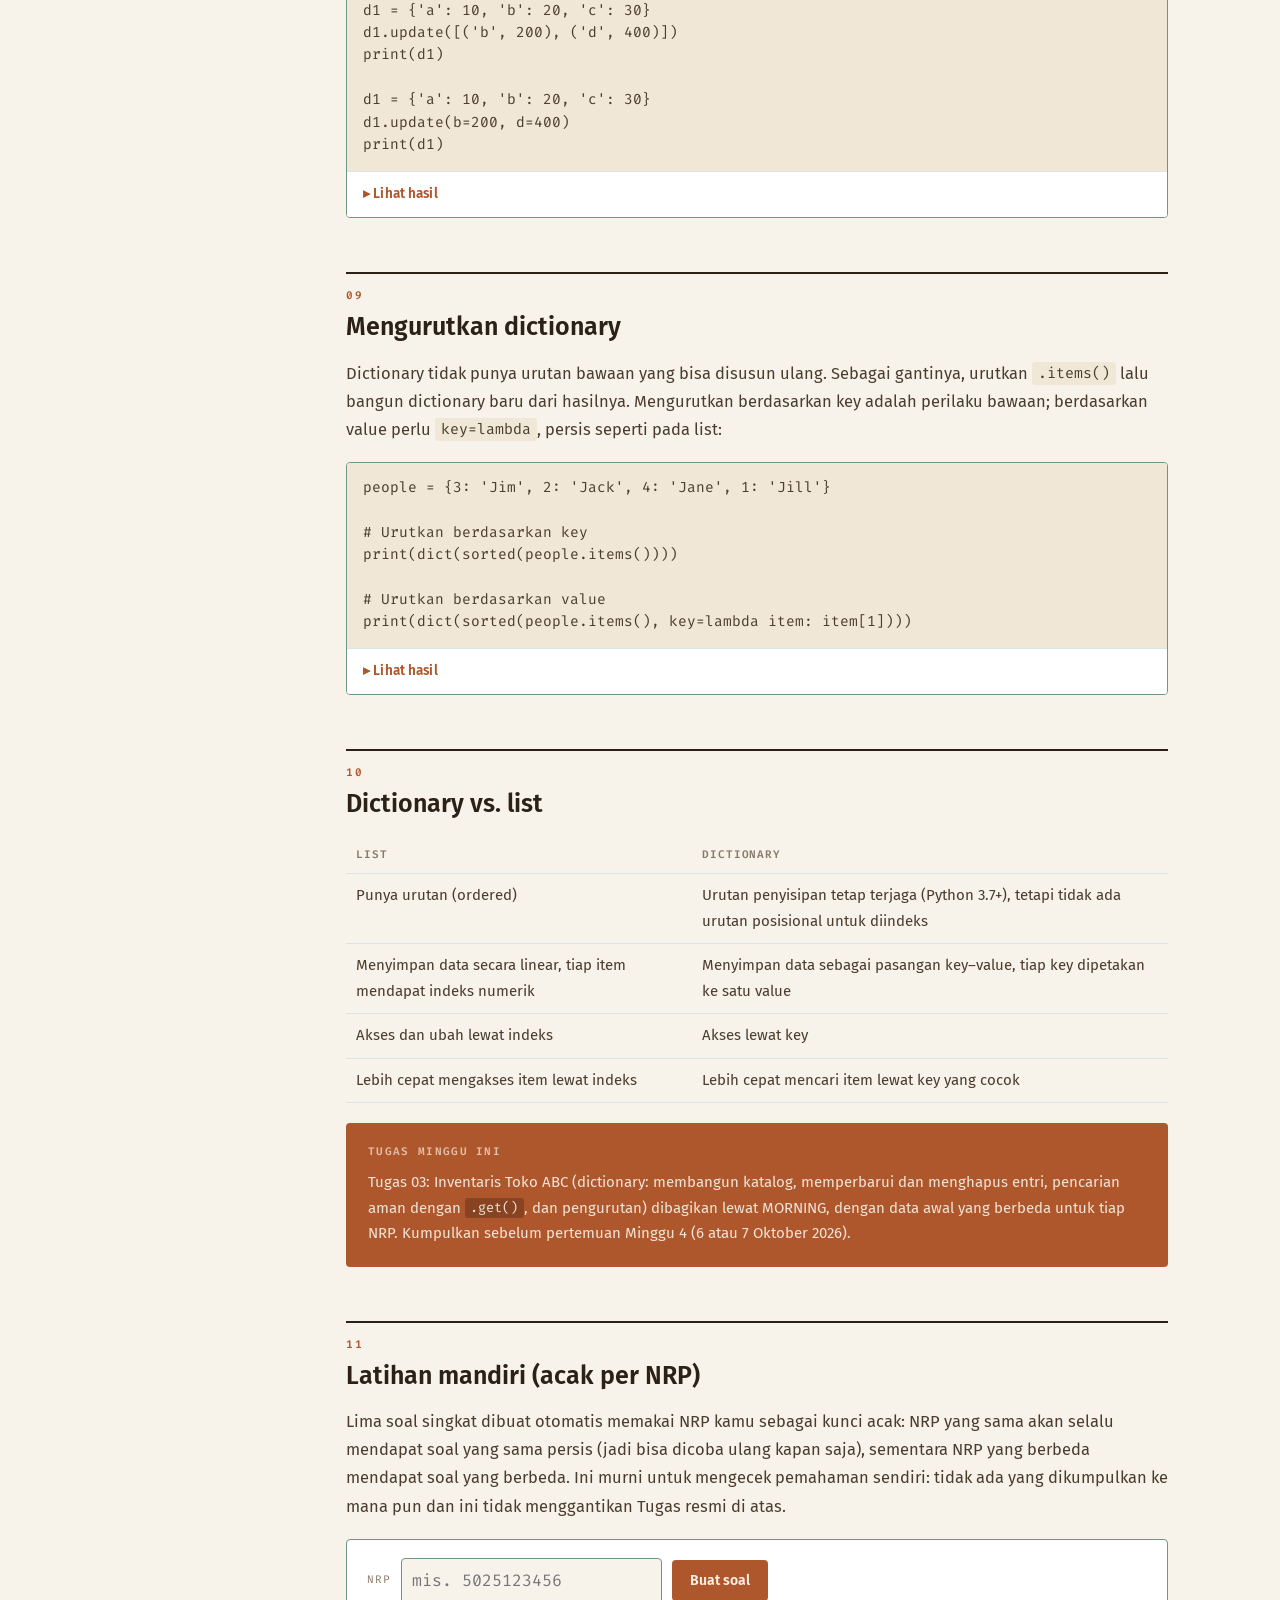
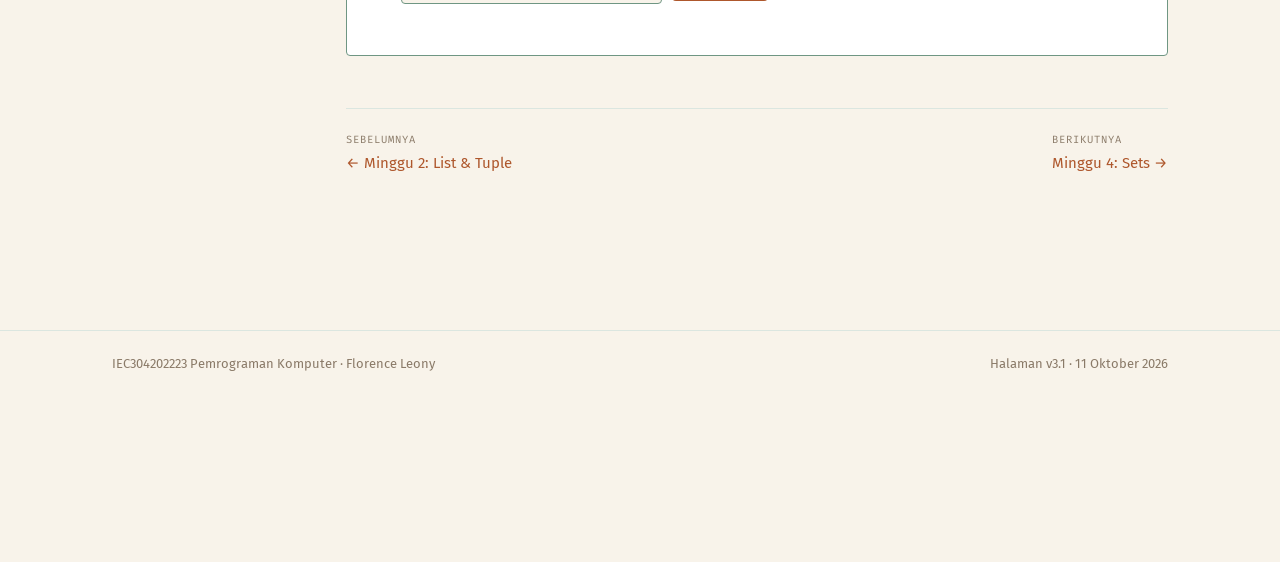
<file: week03.html>
<!--
  week03.html
  Version: 3.1
  Date: 2026-10-11
  Changes: v3.1 replaces "NIM" with "NRP" everywhere it is shown to the student (the practice
  section title and table-of-contents entry, the input label and its empty-input
  message, the practice intro paragraph, and the "Tugas" callout); no other content,
  code, ids, or class names changed. Earlier entries below keep the old wording
  as history.
  v3.0 translates the whole page from English to Indonesian so
  Week 2 and Week 3 are consistent with the rest of the site (request
  from Flo). Translated: page title/description, skip link, nav labels,
  table of contents, all headings, prose, snippet labels, "Show result"
  buttons, tag labels, reveal notes, the reference table, comparison
  table, assignment callout, practice section (incl. widget labels) and
  footer; <html lang> switched from "en" to "id". Technical terms
  (dictionary, key, value, list, tuple, mutable, hashable, ...) are kept
  in English, matching week02.html. Code, printed output, ids, and class
  names are unchanged, and the dictionary-comment lines inside two code
  snippets were translated (comments only, no behavior change);
  re-validated with check_pages.py and the tag-balance check.
  v2.2 adds a "Self-check practice (random per NIM)" section at
  the end of the page: a self-check widget (assets/practice.js) where a
  student types their NIM and gets five short questions generated from it
  as a random seed -- same NIM always regenerates the same questions,
  different NIM gets different ones (including which key is missing, for
  the KeyError question). Self-check only (answers reveal locally,
  nothing is submitted); does not replace the real assignment above it.
  Adds one new table-of-contents entry and one new script tag
  (assets/practice.js); no other content changed.
  v2.1 reduces em-dash usage in prose per Flo's request (24 of 29 em-dashes replaced with commas, periods, colons, semicolons, parentheses, or connector words as natural substitutes); no changes to code, reveal-output text, or HTML structure/classes; re-validated with check_pages.py (0 mismatches) and a tag-balance check (no mismatches).
  v2.0 applies the site's redesign: wraps the existing table
  of contents in a sticky left section rail ("aside class=sidenav")
  inside a new two-column ".cols"/".content" grid, matching the new
  assets/style.css v2.0 (see that file for the full visual-design
  changelog). No content or code changes; re-validated with
  check_pages.py after the change (0 mismatches).
  v1.1: adds Week 4-7 links to the top nav and wires up the
  "Next" prevnext link to week04.html (no other content changes).
  v1.0: First version. Covers the Dictionaries deck, in English per
  request (superseded by v3.0, which is Indonesian). Preserves the deck's own pink/green/yellow example coding
  (pink = wrong technique or a "watch out" gotcha, green = correct and
  succeeds, amber/yellow = correct syntax but an edge case or informative
  exception) using a new .compare-col.warn CSS variant. All ~40 code
  examples below were executed for real in Python 3.11 and cross-checked
  automatically against this file before publishing.
-->
<!DOCTYPE html>
<html lang="id">
<head>
<meta charset="UTF-8">
<meta name="viewport" content="width=device-width, initial-scale=1">
<title>Minggu 3: Dictionaries &middot; Pemrograman Komputer</title>
<meta name="description" content="Apa itu dictionary, bedanya dengan list, key vs. indeks, metode dictionary, pengurutan, dan pencarian aman dengan .get().">
<link rel="stylesheet" href="assets/style.css">
</head>
<body>
<a class="skip-link" href="#konten">Langsung ke konten</a>

<header class="site-header">
  <div class="header-inner">
    <div class="brand">
      <span class="course-code">IEC304202223</span>
      <a href="index.html">Pemrograman Komputer</a>
    </div>
    <nav class="top-nav" aria-label="Navigasi utama">
      <a href="index.html">Silabus</a>
      <a href="week01.html">Minggu 1</a>
      <a href="week02.html">Minggu 2</a>
      <a href="week03.html" aria-current="page">Minggu 3</a>
      <a href="week04.html">Minggu 4</a>
      <a href="week05.html">Minggu 5</a>
      <a href="week06.html">Minggu 6</a>
      <a href="week07.html">Minggu 7</a>
    </nav>
    <button class="theme-toggle" type="button" aria-pressed="false">Mode gelap</button>
  </div>
</header>

<main id="konten">
  <div class="page-head">
    <p class="eyebrow">Minggu 3 &middot; 29 &amp; 30 September 2026</p>
    <h1>Data Dinamis: Dictionaries</h1>
    <p class="subtitle">Struktur yang memetakan <strong>key</strong> ke <strong>value</strong>, bukan posisi ke item, jadi kamu mencari data lewat namanya, bukan dengan menghitung slot.</p>
  </div>

  <div class="cols">
  <aside class="sidenav">
  <nav class="toc" aria-label="Daftar isi">
    <p class="toc-title">Daftar isi</p>
    <ol>
      <li><a href="#apa-itu">Apa itu dictionary?</a></li>
      <li><a href="#membuat">Membuat dictionary</a></li>
      <li><a href="#akses">Mengakses isi: key, bukan indeks</a></li>
      <li><a href="#ubah">Menambah, mengubah, menghapus</a></li>
      <li><a href="#batasan">Batasan</a></li>
      <li><a href="#bertahap">Membangun langkah demi langkah</a></li>
      <li><a href="#operator">Operator: in, not in, len</a></li>
      <li><a href="#metode">Metode</a></li>
      <li><a href="#urut">Mengurutkan dictionary</a></li>
      <li><a href="#vs-list">Dictionary vs. list</a></li>
      <li><a href="#latihan-mandiri">Latihan mandiri (acak per NRP)</a></li>
    </ol>
  </nav>
  </aside>
  <div class="content">

  <h2 id="apa-itu">Apa itu dictionary?</h2>
  <p>Dictionary adalah salah satu tipe data komposit Python; seperti list, ia dapat menyimpan koleksi data. Dictionary juga dikenal sebagai <em>associative array</em>: kumpulan pasangan <strong>key&ndash;value</strong> yang ditulis di dalam kurung kurawal <code>{ }</code>.</p>
  <pre><code>d = {
    &lt;key&gt;: &lt;value&gt;,
    &lt;key&gt;: &lt;value&gt;,
    ...
    &lt;key&gt;: &lt;value&gt;
}</code></pre>
  <div class="fixed-note"><strong>Catatan:</strong> ini hanya notasi, bukan kode yang bisa dijalankan: <code>&lt;key&gt;</code> dan <code>&lt;value&gt;</code> adalah placeholder.</div>
  <p>Dictionary yang memetakan kota Major League Baseball ke timnya, dipakai di seluruh halaman ini:</p>
  <div class="snippet">
    <pre><code>MLB_team = {
    'Colorado' : 'Rockies',
    'Boston'   : 'Red Sox',
    'Minnesota': 'Twins',
    'Milwaukee': 'Brewers',
    'Seattle'  : 'Mariners'
}</code></pre>
  </div>

  <h3>Dictionary vs. list, sekilas</h3>
  <p>Keduanya <em>mutable</em>, ukurannya dinamis, dan keduanya bisa bersarang: list bisa berisi sub-list dan dictionary bisa berisi dictionary lain; keduanya juga bisa saling menampung, dictionary bisa berisi list dan list bisa berisi dictionary. Perbedaan sebenarnya ada pada <strong>cara mengakses elemen</strong>: list memakai <strong>indeks</strong> yang menandai posisi, dictionary memakai <strong>key</strong> yang menandai asosiasi. Sisa halaman ini sebagian besar membahas akibat dari satu perbedaan itu.</p>

  <h2 id="membuat">Membuat dictionary</h2>
  <p>Selain menulis literal langsung, <code>dict()</code> membuat dictionary dari urutan pasangan key&ndash;value:</p>
  <div class="snippet">
    <p class="snippet-label">Dari list berisi tuple</p>
    <pre><code>MLB_team = dict([
    ('Colorado', 'Rockies'),
    ('Boston', 'Red Sox'),
    ('Minnesota', 'Twins'),
    ('Milwaukee', 'Brewers'),
    ('Seattle', 'Mariners')
])
print(MLB_team)</code></pre>
    <details class="reveal">
      <summary class="reveal-btn">Lihat hasil</summary>
      <div class="reveal-output"><pre><code>{'Colorado': 'Rockies', 'Boston': 'Red Sox', 'Minnesota': 'Twins', 'Milwaukee': 'Brewers', 'Seattle': 'Mariners'}</code></pre></div>
    </details>
  </div>
  <div class="snippet">
    <p class="snippet-label">Dengan keyword argument (hanya bisa kalau setiap key berupa string yang bentuknya seperti identifier biasa)</p>
    <pre><code>MLB_team = dict(
    Colorado='Rockies',
    Boston='Red Sox',
    Minnesota='Twins',
    Milwaukee='Brewers',
    Seattle='Mariners'
)
print(type(MLB_team))</code></pre>
    <details class="reveal">
      <summary class="reveal-btn">Lihat hasil</summary>
      <div class="reveal-output"><pre><code>&lt;class 'dict'&gt;</code></pre></div>
    </details>
  </div>

  <h2 id="akses">Mengakses isi: key, bukan indeks</h2>
  <p>Entri muncul sesuai urutan penulisannya (dictionary menyimpan urutan penyisipan sejak Python 3.7), tetapi kamu tetap tidak bisa mengakses item lewat indeks posisi seperti pada list:</p>
  <div class="compare-grid cols-3">
    <div class="compare-col no">
      <span class="tag">Salah &mdash; diperlakukan seperti list</span>
      <pre><code>&gt;&gt;&gt; MLB_team[1]</code></pre>
      <p class="reveal-note"><code>KeyError: 1</code>. Tidak ada key <code>1</code> di dictionary ini.</p>
    </div>
    <div class="compare-col yes">
      <span class="tag">Benar &mdash; key yang ada</span>
      <pre><code>&gt;&gt;&gt; MLB_team['Minnesota']
'Twins'
&gt;&gt;&gt; MLB_team['Colorado']
'Rockies'</code></pre>
    </div>
    <div class="compare-col warn">
      <span class="tag">Sintaks benar, key tidak terdefinisi</span>
      <pre><code>&gt;&gt;&gt; MLB_team['Toronto']</code></pre>
      <p class="reveal-note"><code>KeyError: 'Toronto'</code>. Caranya sudah benar, hanya saja key ini memang tidak ada.</p>
    </div>
  </div>
  <p>Kotak pink dan kotak amber sama-sama memunculkan <code>KeyError</code>, tetapi dengan alasan berbeda: contoh pink memakai pendekatan yang salah sama sekali (mengindeks seperti list), sedangkan contoh amber memakai pendekatan yang benar pada key yang memang tidak ada. Perbedaan ini penting dipegang karena perbaikannya berbeda tiap kali (pakai key, atau periksa dulu bahwa key itu ada).</p>

  <h2 id="ubah">Menambah, mengubah, menghapus</h2>
  <p>Isi key baru untuk menambah entri, isi key yang sudah ada untuk mengubahnya:</p>
  <div class="snippet">
    <pre><code>MLB_team['Kansas City'] = 'Royals'
print(MLB_team)</code></pre>
    <details class="reveal">
      <summary class="reveal-btn">Lihat hasil</summary>
      <div class="reveal-output"><pre><code>{'Colorado': 'Rockies', 'Boston': 'Red Sox', 'Minnesota': 'Twins', 'Milwaukee': 'Brewers', 'Seattle': 'Mariners', 'Kansas City': 'Royals'}</code></pre></div>
      <p class="reveal-note">Key baru ditambahkan di bagian akhir, sesuai urutan penyisipan.</p>
    </details>
  </div>
  <div class="snippet">
    <p class="snippet-label">Sintaks sama, tapi key-nya sudah ada</p>
    <pre><code>MLB_team['Seattle'] = 'Seahawks'
print(MLB_team)</code></pre>
    <details class="reveal">
      <summary class="reveal-btn">Lihat hasil</summary>
      <div class="reveal-output"><pre><code>{'Colorado': 'Rockies', 'Boston': 'Red Sox', 'Minnesota': 'Twins', 'Milwaukee': 'Brewers', 'Seattle': 'Seahawks', 'Kansas City': 'Royals'}</code></pre></div>
      <p class="reveal-note">'Seattle' tetap di posisi semula; hanya value-nya yang berubah.</p>
    </details>
  </div>
  <p>Hapus entri dengan <code>del</code> dan key-nya:</p>
  <div class="snippet">
    <pre><code>del MLB_team['Seattle']
print(MLB_team)</code></pre>
    <details class="reveal">
      <summary class="reveal-btn">Lihat hasil</summary>
      <div class="reveal-output"><pre><code>{'Colorado': 'Rockies', 'Boston': 'Red Sox', 'Minnesota': 'Twins', 'Milwaukee': 'Brewers', 'Kansas City': 'Royals'}</code></pre></div>
    </details>
  </div>

  <h2 id="batasan">Batasan</h2>
  <p>Value pada dictionary boleh bertipe apa saja dan boleh berulang; untuk key, ceritanya berbeda.</p>

  <h3>1. Sebuah key hanya boleh muncul sekali</h3>
  <p>Kedua kotak ini tidak menyebabkan crash, tetapi memperlihatkan jebakan yang sama dengan dua cara: menulis key yang sama lagi tidak pernah membuat entri kedua, melainkan diam-diam menimpa yang pertama.</p>
  <div class="compare-grid">
    <div class="compare-col no">
      <span class="tag">Hati-hati &mdash; menimpa setelah dibuat</span>
      <pre><code>MLB_team = {'Colorado': 'Rockies', 'Boston': 'Red Sox',
            'Minnesota': 'Twins', 'Milwaukee': 'Brewers',
            'Seattle': 'Mariners'}
MLB_team['Minnesota'] = 'Timberwolves'
MLB_team</code></pre>
      <p class="reveal-note"><code>'Minnesota'</code> kini dipetakan ke <code>'Timberwolves'</code>, tetap satu entri.</p>
    </div>
    <div class="compare-col no">
      <span class="tag">Hati-hati &mdash; terduplikasi di dalam satu literal</span>
      <pre><code>MLB_team = {'Colorado': 'Rockies', 'Boston': 'Red Sox',
            'Minnesota': 'Twins', 'Milwaukee': 'Brewers',
            'Seattle': 'Mariners', 'Minnesota': 'Twins'}
MLB_team</code></pre>
      <p class="reveal-note">Python hanya menyimpan <code>'Minnesota'</code> yang terakhir: tetap 5 key, bukan 6.</p>
    </div>
  </div>

  <h3>2. Key sebaiknya bertipe immutable (hashable)</h3>
  <p>Integer, float, string, boolean, dan tuple bisa dipakai sebagai key. List tidak bisa, karena list itu mutable.</p>
  <div class="compare-grid">
    <div class="compare-col warn">
      <span class="tag">Key tuple bisa</span>
      <pre><code>d = {(1, 1): 'a', (1, 2): 'b', (2, 1): 'c', (2, 2): 'd'}
d[(1,1)]
d[(2,1)]</code></pre>
      <p class="reveal-note">Hasilnya: <code>'a'</code>, lalu <code>'c'</code>.</p>
    </div>
    <div class="compare-col no">
      <span class="tag">Key list tidak bisa</span>
      <pre><code>d = {[1, 1]: 'a', [1, 2]: 'b', [2, 1]: 'c', [2, 2]: 'd'}</code></pre>
      <p class="reveal-note"><code>TypeError: unhashable type: 'list'</code></p>
    </div>
  </div>

  <h3>3. Value boleh berulang bebas</h3>
  <div class="snippet">
    <pre><code>d = {0: 'a', 1: 'a', 2: 'a', 3: 'a'}
print(d)
print(d[0] == d[1] == d[2])</code></pre>
    <details class="reveal">
      <summary class="reveal-btn">Lihat hasil</summary>
      <div class="reveal-output"><pre><code>{0: 'a', 1: 'a', 2: 'a', 3: 'a'}
True</code></pre></div>
    </details>
  </div>

  <h3>Key yang kebetulan berupa integer tetaplah key, bukan posisi</h3>
  <div class="compare-grid">
    <div class="compare-col no">
      <span class="tag">Salah &mdash; diperlakukan seperti list</span>
      <pre><code>MLB_team['Toronto']
MLB_team[1]</code></pre>
      <p class="reveal-note">Keduanya memunculkan <code>KeyError</code>: masing-masing karena key tidak terdefinisi dan karena indeks numerik.</p>
    </div>
    <div class="compare-col warn">
      <span class="tag">0, 1, 2, 3 ini adalah key, bukan indeks</span>
      <pre><code>d = {0: 'a', 1: 'b', 2: 'c', 3: 'd'}
d
d[0]
d[2]</code></pre>
      <p class="reveal-note">Bisa jalan, tapi hanya karena <code>0</code> dan <code>2</code> memang benar-benar key di <code>d</code>.</p>
    </div>
  </div>
  <p>Membalik urutan penulisan pasangan tidak mengubah hasil pencarian; posisi sebuah key tidak pernah menentukan, hanya pasangan key&ndash;value-nya:</p>
  <div class="snippet">
    <pre><code>d = {3: 'd', 2: 'c', 1: 'b', 0: 'a'}
print(d)
print(d[0])
print(d[2])</code></pre>
    <details class="reveal">
      <summary class="reveal-btn">Lihat hasil</summary>
      <div class="reveal-output"><pre><code>{3: 'd', 2: 'c', 1: 'b', 0: 'a'}
a
c</code></pre></div>
      <p class="reveal-note">Jawabannya sama seperti sebelumnya, walaupun urutan pasangannya dibalik.</p>
    </details>
  </div>

  <h3>Dictionary bukan list</h3>
  <p>Meski sintaksnya tampak mirip, dictionary tidak punya satu pun operasi posisional milik list:</p>
  <div class="compare-col no" style="margin: 14px 0 20px;">
    <span class="tag">Ketiganya gagal</span>
    <pre><code>d = {3: 'd', 2: 'c', 1: 'b', 0: 'a'}
type(d)
d[-1]
d[0:2]
d.append('e')</code></pre>
    <p class="reveal-note"><code>type(d)</code> adalah <code>&lt;class 'dict'&gt;</code>. Lalu: <code>d[-1]</code> &rarr; <code>KeyError: -1</code> (tidak ada key <code>-1</code> di sini; indeks negatif adalah konsep list/string); <code>d[0:2]</code> &rarr; <code>TypeError: unhashable type: 'slice'</code> (slicing butuh posisi, sedangkan dictionary tidak punya); <code>d.append('e')</code> &rarr; <code>AttributeError: 'dict' object has no attribute 'append'</code> (dictionary bertambah lewat key, bukan <code>append</code>).</p>
  </div>

  <h2 id="bertahap">Membangun langkah demi langkah</h2>
  <p>Mulai dari dictionary kosong dan isi satu key demi satu key, berguna kalau datanya tidak datang sekaligus:</p>
  <div class="snippet">
    <pre><code>person = {}
print(type(person))

person['fname'] = 'Joe'
person['lname'] = 'Fonebone'
person['age'] = 51
person['spouse'] = 'Edna'
person['children'] = ['Ralph', 'Betty', 'Joey']
person['pets'] = {'dog': 'Fido', 'cat': 'Sox'}
print(person)</code></pre>
    <details class="reveal">
      <summary class="reveal-btn">Lihat hasil</summary>
      <div class="reveal-output"><pre><code>&lt;class 'dict'&gt;
{'fname': 'Joe', 'lname': 'Fonebone', 'age': 51, 'spouse': 'Edna', 'children': ['Ralph', 'Betty', 'Joey'], 'pets': {'dog': 'Fido', 'cat': 'Sox'}}</code></pre></div>
      <p class="reveal-note">Value bisa berupa list, bahkan dictionary lain, karena dictionary bisa bersarang seperti list.</p>
    </details>
  </div>
  <p>Masuk ke value bersarang dengan menambahkan indeks atau key lain di ujungnya:</p>
  <div class="snippet">
    <pre><code>print(person['children'][-1])
print(person['pets']['cat'])</code></pre>
    <details class="reveal">
      <summary class="reveal-btn">Lihat hasil</summary>
      <div class="reveal-output"><pre><code>Joey
Sox</code></pre></div>
      <p class="reveal-note"><code>person['children']</code> adalah list, jadi <code>[-1]</code> adalah indeks list; <code>person['pets']</code> adalah dictionary, jadi <code>['cat']</code> adalah key-nya.</p>
    </details>
  </div>

  <h3>Key dan value boleh bercampur tipe</h3>
  <div class="snippet">
    <pre><code>foo = {42: 'aaa', 2.78: 'bbb', True: 'ccc'}
print(foo)
print(foo[42])
print(foo[2.78])
print(foo[True])</code></pre>
    <details class="reveal">
      <summary class="reveal-btn">Lihat hasil</summary>
      <div class="reveal-output"><pre><code>{42: 'aaa', 2.78: 'bbb', True: 'ccc'}
aaa
bbb
ccc</code></pre></div>
      <p class="reveal-note">Satu dictionary, tiga tipe key berbeda (<code>int</code>, <code>float</code>, <code>bool</code>) dan satu value per key, semuanya sah karena ketiga tipe itu hashable.</p>
    </details>
  </div>
  <p>Bahkan objek tipe atau fungsi bawaan bisa jadi key, karena keduanya juga hashable:</p>
  <div class="snippet">
    <pre><code>d = {int: 1, float: 2, bool: 3}
print(d)
print(d[float])

d = {bin: 1, hex: 2, oct: 3}
print(d[oct])</code></pre>
    <details class="reveal">
      <summary class="reveal-btn">Lihat hasil</summary>
      <div class="reveal-output"><pre><code>{&lt;class 'int'&gt;: 1, &lt;class 'float'&gt;: 2, &lt;class 'bool'&gt;: 3}
2
3</code></pre></div>
    </details>
  </div>

  <h2 id="operator">Operators: in, not in, len</h2>
  <p>Operator keanggotaan dan ukuran yang sudah dikenal pada string, list, dan tuple juga bekerja pada dictionary, tepatnya pada <strong>key</strong>-nya:</p>
  <div class="snippet">
    <pre><code>MLB_team = {'Colorado': 'Rockies', 'Boston': 'Red Sox',
            'Minnesota': 'Twins', 'Milwaukee': 'Brewers',
            'Seattle': 'Mariners'}
print('Milwaukee' in MLB_team)
print('Toronto' in MLB_team)
print('Toronto' not in MLB_team)</code></pre>
    <details class="reveal">
      <summary class="reveal-btn">Lihat hasil</summary>
      <div class="reveal-output"><pre><code>True
False
True</code></pre></div>
    </details>
  </div>
  <div class="compare-col yes" style="margin: 14px 0 20px;">
    <span class="tag">Pola aman yang layak dipakai</span>
    <pre><code>'Toronto' in MLB_team and MLB_team['Toronto']</code></pre>
    <p class="reveal-note">Hasilnya <code>False</code>, bukan error: <code>and</code> berhenti lebih awal (short-circuit), jadi <code>MLB_team['Toronto']</code> tidak pernah dijalankan begitu pemeriksaan keanggotaan gagal. Ini ide yang sama dengan Bagian C dan D pada tugas, hanya ditulis dengan <code>in</code> alih-alih <code>.get()</code>.</p>
  </div>
  <div class="snippet">
    <pre><code>print(len(MLB_team))</code></pre>
    <details class="reveal">
      <summary class="reveal-btn">Lihat hasil</summary>
      <div class="reveal-output"><pre><code>5</code></pre></div>
    </details>
  </div>

  <h2 id="metode">Metode</h2>
  <details class="ref-block">
    <summary>Referensi: 8 metode dictionary di halaman ini</summary>
    <div class="ref-body">
      <table>
        <thead><tr><th>Metode</th><th>Fungsi</th></tr></thead>
        <tbody>
          <tr><td><code>d.clear()</code></td><td>Menghapus seluruh entri dari <code>d</code>.</td></tr>
          <tr><td><code>d.get(key[, default])</code></td><td>Mengembalikan value untuk <code>key</code>, atau <code>default</code> (atau <code>None</code>) kalau key tidak ada; tidak pernah error.</td></tr>
          <tr><td><code>d.items()</code></td><td>View berisi tuple <code>(key, value)</code>.</td></tr>
          <tr><td><code>d.keys()</code></td><td>View berisi key.</td></tr>
          <tr><td><code>d.values()</code></td><td>View berisi value.</td></tr>
          <tr><td><code>d.pop(key[, default])</code></td><td>Menghapus <code>key</code> dan mengembalikan value-nya; memunculkan <code>KeyError</code> kecuali <code>default</code> diberikan.</td></tr>
          <tr><td><code>d.popitem()</code></td><td>Menghapus dan mengembalikan pasangan yang terakhir disisipkan.</td></tr>
          <tr><td><code>d.update(other)</code></td><td>Menggabungkan <code>other</code> ke dalam <code>d</code> (berupa dictionary, list berisi pasangan, atau keyword argument).</td></tr>
        </tbody>
      </table>
    </div>
  </details>

  <div class="snippet">
    <p class="snippet-label"><code>d.clear()</code></p>
    <pre><code>d = {'a': 10, 'b': 20, 'c': 30}
print(d)
d.clear()
print(d)</code></pre>
    <details class="reveal">
      <summary class="reveal-btn">Lihat hasil</summary>
      <div class="reveal-output"><pre><code>{'a': 10, 'b': 20, 'c': 30}
{}</code></pre></div>
    </details>
  </div>
  <div class="snippet">
    <p class="snippet-label"><code>d.get()</code>: cara aman membaca value yang mungkin tidak ada</p>
    <pre><code>d = {'a': 10, 'b': 20, 'c': 30}
print(d.get('b'))
print(d.get('z'))
print(d.get('z', -1))</code></pre>
    <details class="reveal">
      <summary class="reveal-btn">Lihat hasil</summary>
      <div class="reveal-output"><pre><code>20
None
-1</code></pre></div>
      <p class="reveal-note">Bandingkan dengan <code>d['z']</code>, yang memunculkan <code>KeyError</code> alih-alih mengembalikan <code>None</code>.</p>
    </details>
  </div>
  <div class="snippet">
    <p class="snippet-label"><code>d.items()</code> dan <code>d.keys()</code></p>
    <pre><code>d = {'a': 10, 'b': 20, 'c': 30}
print(list(d.items()))
print(list(d.items())[1][0])
print(list(d.items())[1][1])
print(list(d.keys()))</code></pre>
    <details class="reveal">
      <summary class="reveal-btn">Lihat hasil</summary>
      <div class="reveal-output"><pre><code>[('a', 10), ('b', 20), ('c', 30)]
b
20
['a', 'b', 'c']</code></pre></div>
      <p class="reveal-note">Tiap item adalah tuple <code>(key, value)</code>, jadi <code>[1][0]</code> adalah key pasangan kedua dan <code>[1][1]</code> adalah value-nya.</p>
    </details>
  </div>
  <div class="snippet">
    <p class="snippet-label"><code>d.values()</code>: tidak dihapus duplikatnya</p>
    <pre><code>d = {'a': 10, 'b': 20, 'c': 30}
print(list(d.values()))

d = {'a': 10, 'b': 10, 'c': 10}
print(list(d.values()))</code></pre>
    <details class="reveal">
      <summary class="reveal-btn">Lihat hasil</summary>
      <div class="reveal-output"><pre><code>[10, 20, 30]
[10, 10, 10]</code></pre></div>
      <p class="reveal-note">Value yang berulang tetap berulang; tidak seperti key, value tidak harus unik (Batasan 3 di atas).</p>
    </details>
  </div>
  <div class="snippet">
    <p class="snippet-label"><code>d.pop()</code></p>
    <pre><code>d = {'a': 10, 'b': 20, 'c': 30}
print(d.pop('b'))
print(d)</code></pre>
    <details class="reveal">
      <summary class="reveal-btn">Lihat hasil</summary>
      <div class="reveal-output"><pre><code>20
{'a': 10, 'c': 30}</code></pre></div>
      <p class="reveal-note"><code>pop()</code> mengembalikan value yang dihapus, bukan seluruh dictionary.</p>
    </details>
  </div>
  <div class="compare-grid">
    <div class="compare-col no">
      <span class="tag">Key tidak ada, tanpa default</span>
      <pre><code>d = {'a': 10, 'b': 20, 'c': 30}
d.pop('z')</code></pre>
      <p class="reveal-note"><code>KeyError: 'z'</code></p>
    </div>
    <div class="compare-col yes">
      <span class="tag">Key tidak ada, dengan default</span>
      <pre><code>d = {'a': 10, 'b': 20, 'c': 30}
d.pop('z', -1)</code></pre>
      <p class="reveal-note">Mengembalikan <code>-1</code>, tanpa crash, ide yang sama dengan <code>.get()</code>.</p>
    </div>
  </div>
  <div class="snippet">
    <p class="snippet-label"><code>d.popitem()</code>: selalu menghapus pasangan yang paling baru ditambahkan</p>
    <pre><code>d = {'a': 10, 'b': 20, 'c': 30}
print(d.popitem())
print(d)
print(d.popitem())
print(d)
print(d.popitem())
print(d)</code></pre>
    <details class="reveal">
      <summary class="reveal-btn">Lihat hasil</summary>
      <div class="reveal-output"><pre><code>('c', 30)
{'a': 10, 'b': 20}
('b', 20)
{'a': 10}
('a', 10)
{}</code></pre></div>
      <p class="reveal-note">Tiap pemanggilan mengambil satu pasangan dari ujung, yang paling baru disisipkan lebih dulu.</p>
    </details>
  </div>
  <div class="snippet">
    <p class="snippet-label"><code>d.popitem()</code> pada dictionary yang sudah kosong</p>
    <pre><code>d = {}
d.popitem()</code></pre>
    <details class="reveal">
      <summary class="reveal-btn">Lihat hasil</summary>
      <div class="reveal-output is-error"><pre><code>KeyError: 'popitem(): dictionary is empty'</code></pre></div>
    </details>
  </div>
  <div class="snippet">
    <p class="snippet-label"><code>d.update()</code>: tiga cara setara untuk menggabungkan <code>{'b': 200, 'd': 400}</code></p>
    <pre><code>d1 = {'a': 10, 'b': 20, 'c': 30}
d2 = {'b': 200, 'd': 400}
d1.update(d2)
print(d1)

d1 = {'a': 10, 'b': 20, 'c': 30}
d1.update([('b', 200), ('d', 400)])
print(d1)

d1 = {'a': 10, 'b': 20, 'c': 30}
d1.update(b=200, d=400)
print(d1)</code></pre>
    <details class="reveal">
      <summary class="reveal-btn">Lihat hasil</summary>
      <div class="reveal-output"><pre><code>{'a': 10, 'b': 200, 'c': 30, 'd': 400}
{'a': 10, 'b': 200, 'c': 30, 'd': 400}
{'a': 10, 'b': 200, 'c': 30, 'd': 400}</code></pre></div>
      <p class="reveal-note">Ketiga pemanggilan menghasilkan hasil yang persis sama: key yang sudah ada (<code>'b'</code>) ditimpa, key baru (<code>'d'</code>) ditambahkan.</p>
    </details>
  </div>

  <h2 id="urut">Mengurutkan dictionary</h2>
  <p>Dictionary tidak punya urutan bawaan yang bisa disusun ulang. Sebagai gantinya, urutkan <code>.items()</code> lalu bangun dictionary baru dari hasilnya. Mengurutkan berdasarkan key adalah perilaku bawaan; berdasarkan value perlu <code>key=lambda</code>, persis seperti pada list:</p>
  <div class="snippet">
    <pre><code>people = {3: 'Jim', 2: 'Jack', 4: 'Jane', 1: 'Jill'}

# Urutkan berdasarkan key
print(dict(sorted(people.items())))

# Urutkan berdasarkan value
print(dict(sorted(people.items(), key=lambda item: item[1])))</code></pre>
    <details class="reveal">
      <summary class="reveal-btn">Lihat hasil</summary>
      <div class="reveal-output"><pre><code>{1: 'Jill', 2: 'Jack', 3: 'Jim', 4: 'Jane'}
{2: 'Jack', 4: 'Jane', 1: 'Jill', 3: 'Jim'}</code></pre></div>
      <p class="reveal-note"><code>item</code> adalah tuple <code>(key, value)</code>, jadi <code>item[1]</code> mengurutkan berdasarkan value; <code>[0][0]</code> atau <code>[-1][0]</code> pada list hasil urutan lalu memberi key dengan value terkecil atau terbesar tanpa membangun seluruh dictionary terurut, persis trik yang dipakai <code>cheapest_product</code>/<code>priciest_product</code> pada tugas.</p>
    </details>
  </div>

  <h2 id="vs-list">Dictionary vs. list</h2>
  <table>
    <thead><tr><th>List</th><th>Dictionary</th></tr></thead>
    <tbody>
      <tr><td>Punya urutan (ordered)</td><td>Urutan penyisipan tetap terjaga (Python 3.7+), tetapi tidak ada urutan posisional untuk diindeks</td></tr>
      <tr><td>Menyimpan data secara linear, tiap item mendapat indeks numerik</td><td>Menyimpan data sebagai pasangan key&ndash;value, tiap key dipetakan ke satu value</td></tr>
      <tr><td>Akses dan ubah lewat indeks</td><td>Akses lewat key</td></tr>
      <tr><td>Lebih cepat mengakses item lewat indeks</td><td>Lebih cepat mencari item lewat key yang cocok</td></tr>
    </tbody>
  </table>

  <div class="callout">
    <p class="callout-title">Tugas minggu ini</p>
    <p>Tugas 03: Inventaris Toko ABC (dictionary: membangun katalog, memperbarui dan menghapus entri, pencarian aman dengan <code>.get()</code>, dan pengurutan) dibagikan lewat MORNING, dengan data awal yang berbeda untuk tiap NRP. Kumpulkan sebelum pertemuan Minggu 4 (6 atau 7 Oktober 2026).</p>
  </div>

  <h2 id="latihan-mandiri">Latihan mandiri (acak per NRP)</h2>
  <p>Lima soal singkat dibuat otomatis memakai NRP kamu sebagai kunci acak: NRP yang sama akan selalu mendapat soal yang sama persis (jadi bisa dicoba ulang kapan saja), sementara NRP yang berbeda mendapat soal yang berbeda. Ini murni untuk mengecek pemahaman sendiri: tidak ada yang dikumpulkan ke mana pun dan ini tidak menggantikan Tugas resmi di atas.</p>
  <div class="practice-widget" data-topic="dicts" data-q-label="Soal" data-reveal-label="Tampilkan jawaban" data-empty-msg="Masukkan NRP dulu, ya.">
    <div class="practice-form">
      <label for="nrp-input-dicts">NRP</label>
      <input type="text" id="nrp-input-dicts" class="practice-nrp-input" inputmode="numeric" placeholder="mis. 5025123456" autocomplete="off">
      <button type="button" class="practice-generate-btn">Buat soal</button>
    </div>
    <p class="practice-error-msg" role="alert"></p>
    <div class="practice-questions"></div>
  </div>

  <div class="prevnext">
    <a href="week02.html"><span class="dir">Sebelumnya</span>&larr; Minggu 2: List &amp; Tuple</a>
    <a href="week04.html"><span class="dir">Berikutnya</span>Minggu 4: Sets &rarr;</a>
  </div>
  </div>
  </div>
</main>

<footer class="page-footer">
  <div class="footer-inner">
    <span>IEC304202223 Pemrograman Komputer &middot; Florence Leony</span>
    <span>Halaman v3.1 &middot; 11 Oktober 2026</span>
  </div>
</footer>

<script src="assets/script.js"></script>
<script src="assets/practice.js"></script>
</body>
</html>
</file>
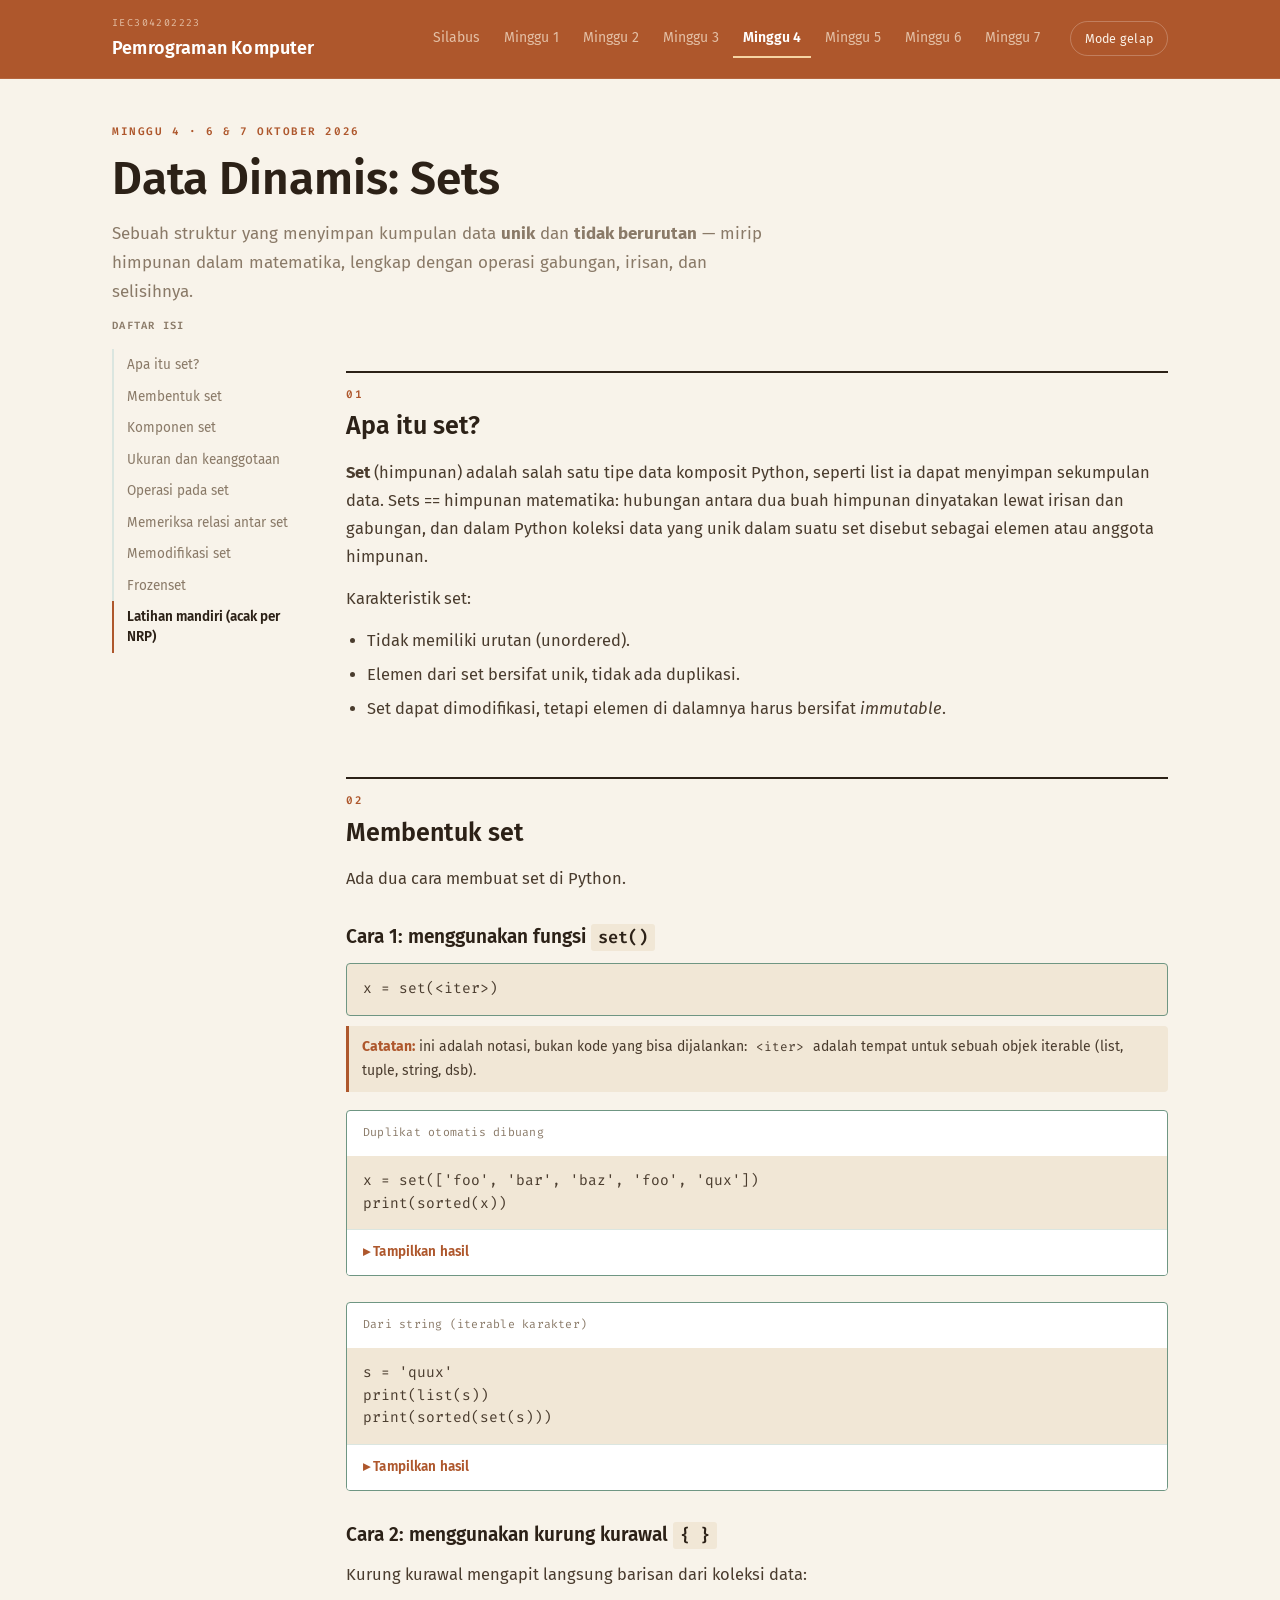
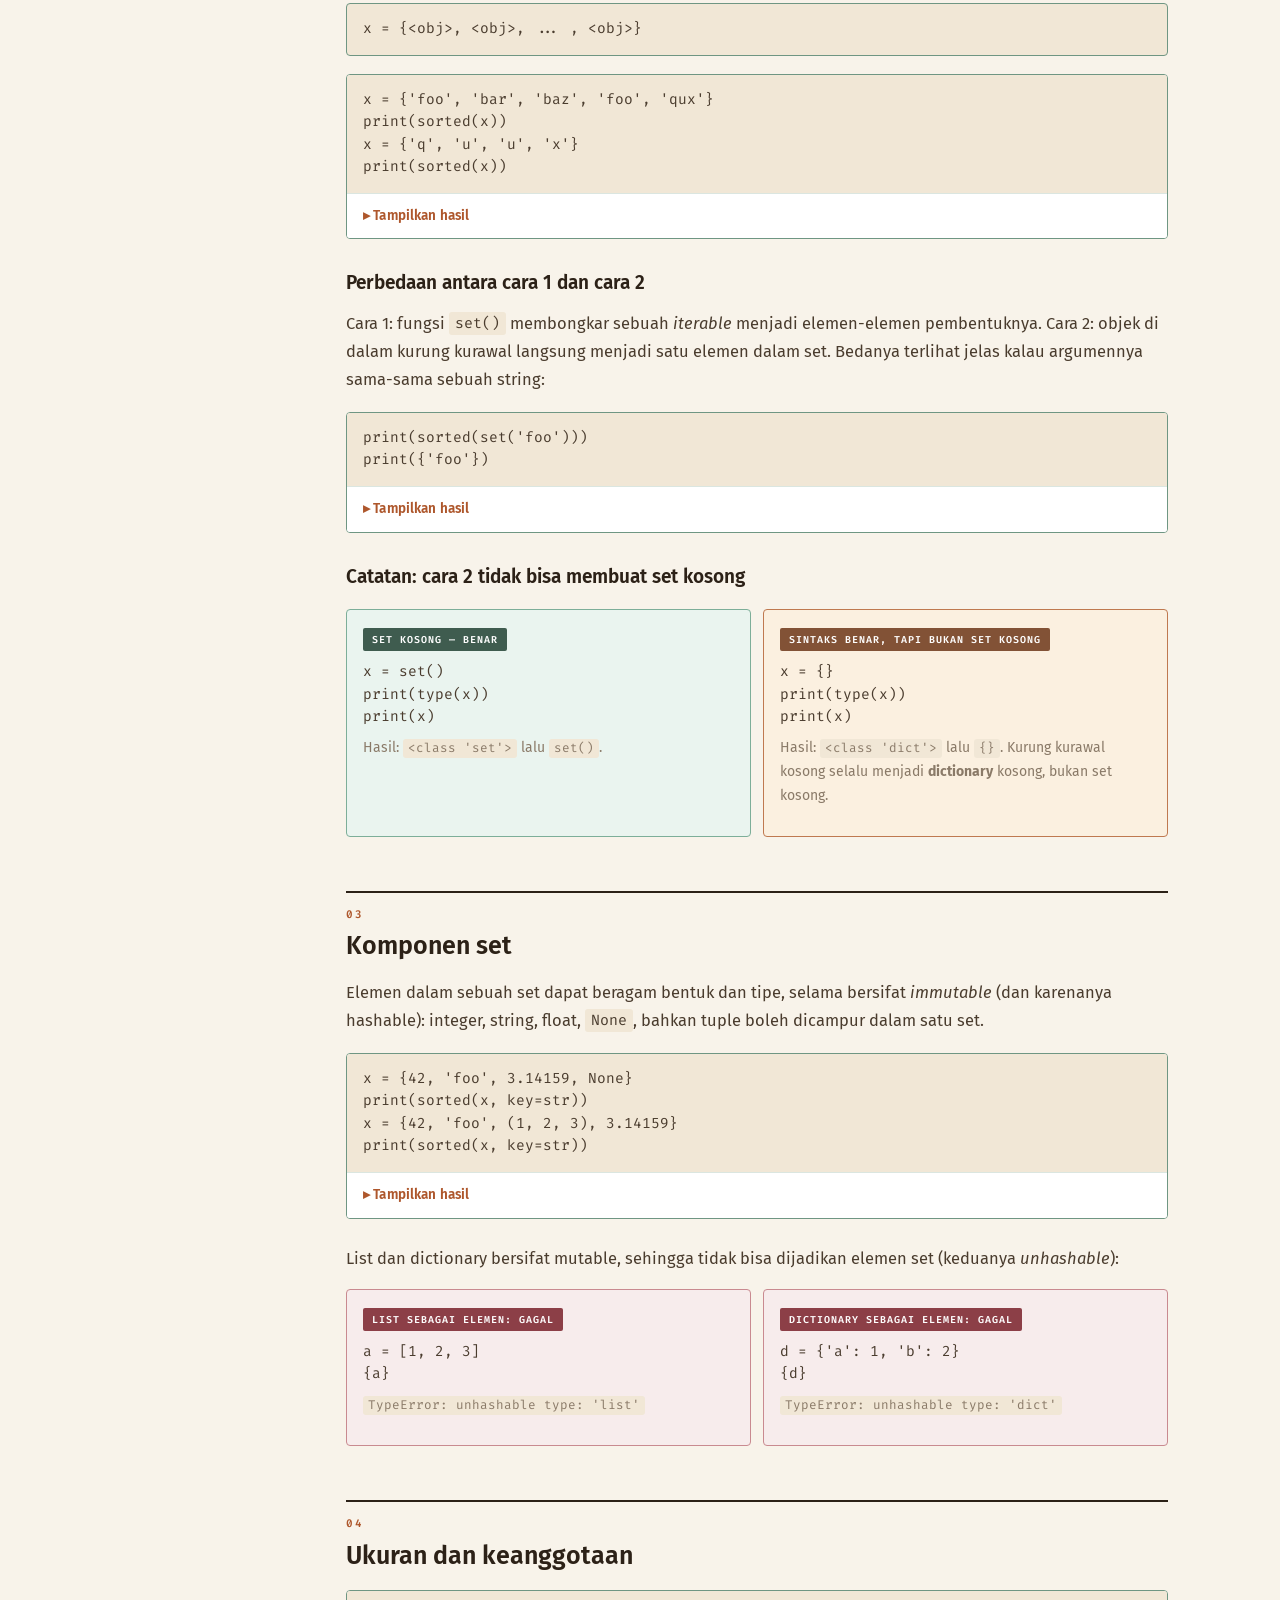
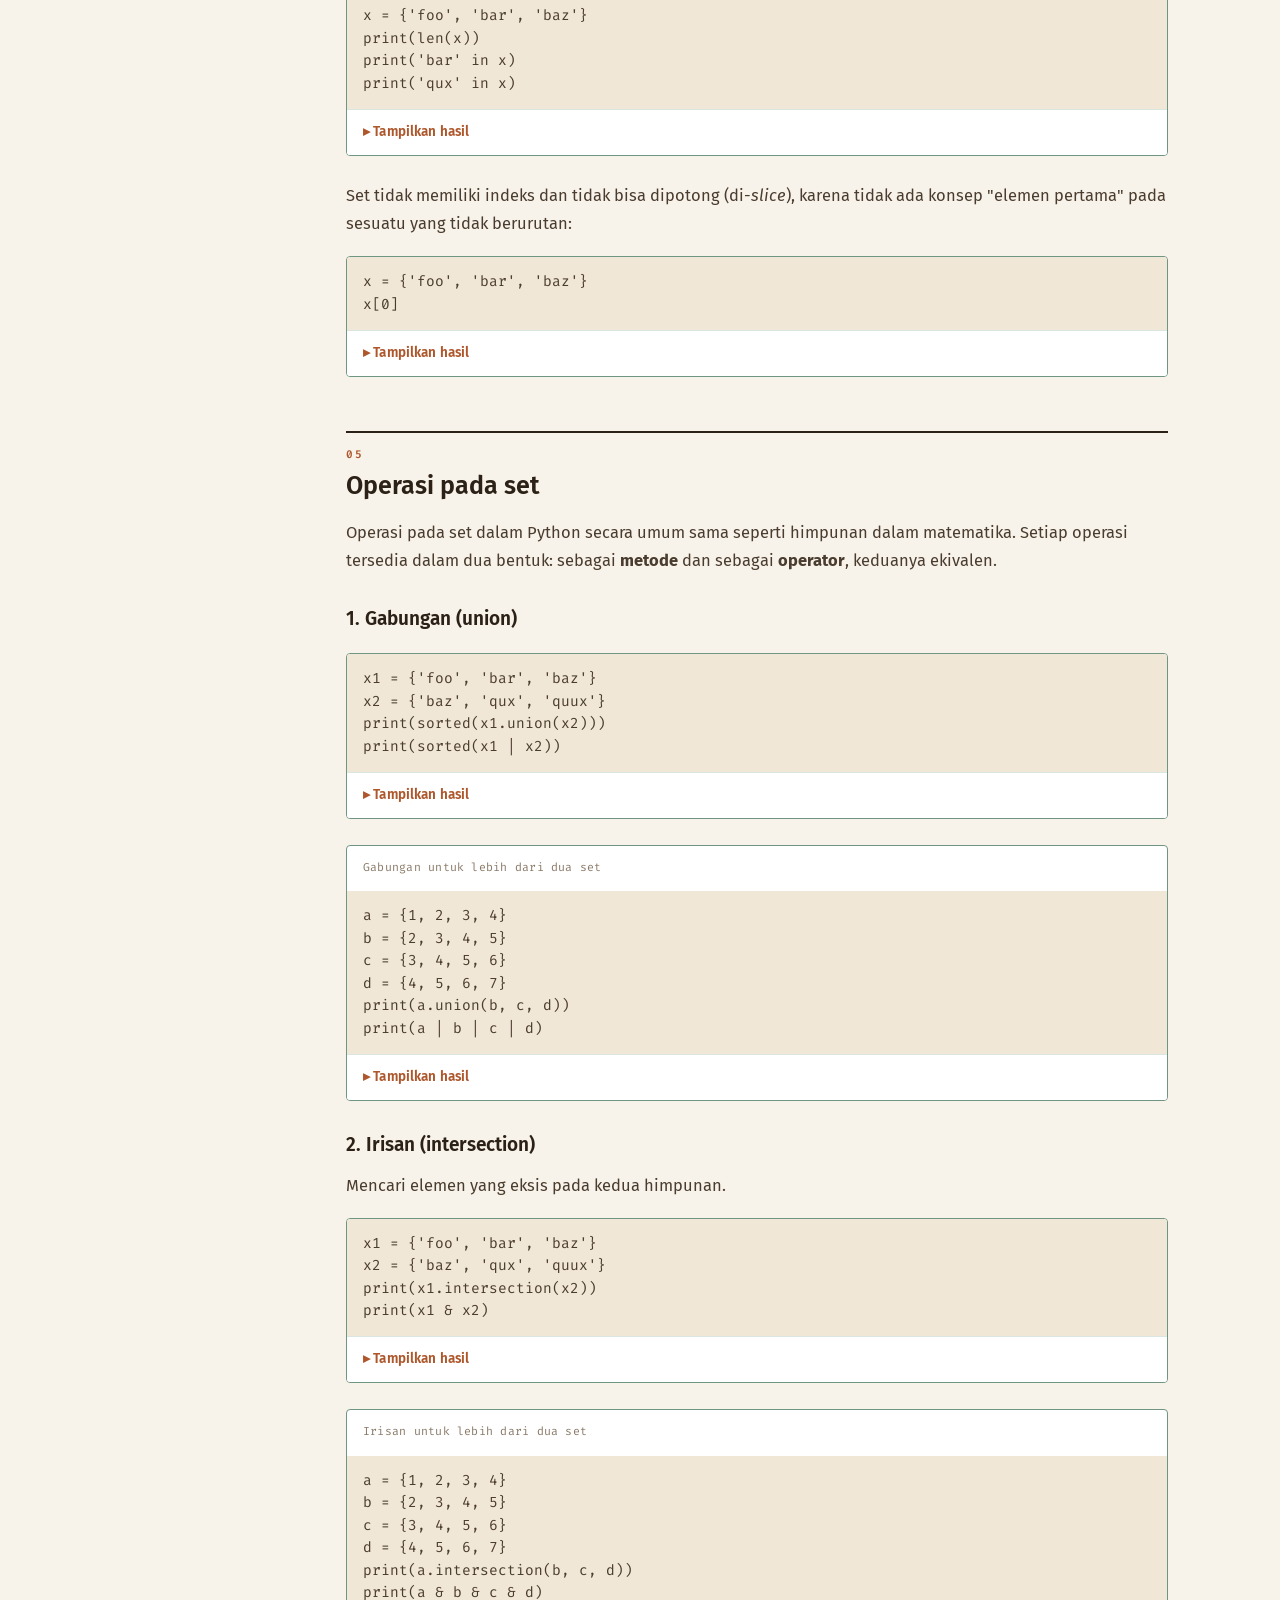
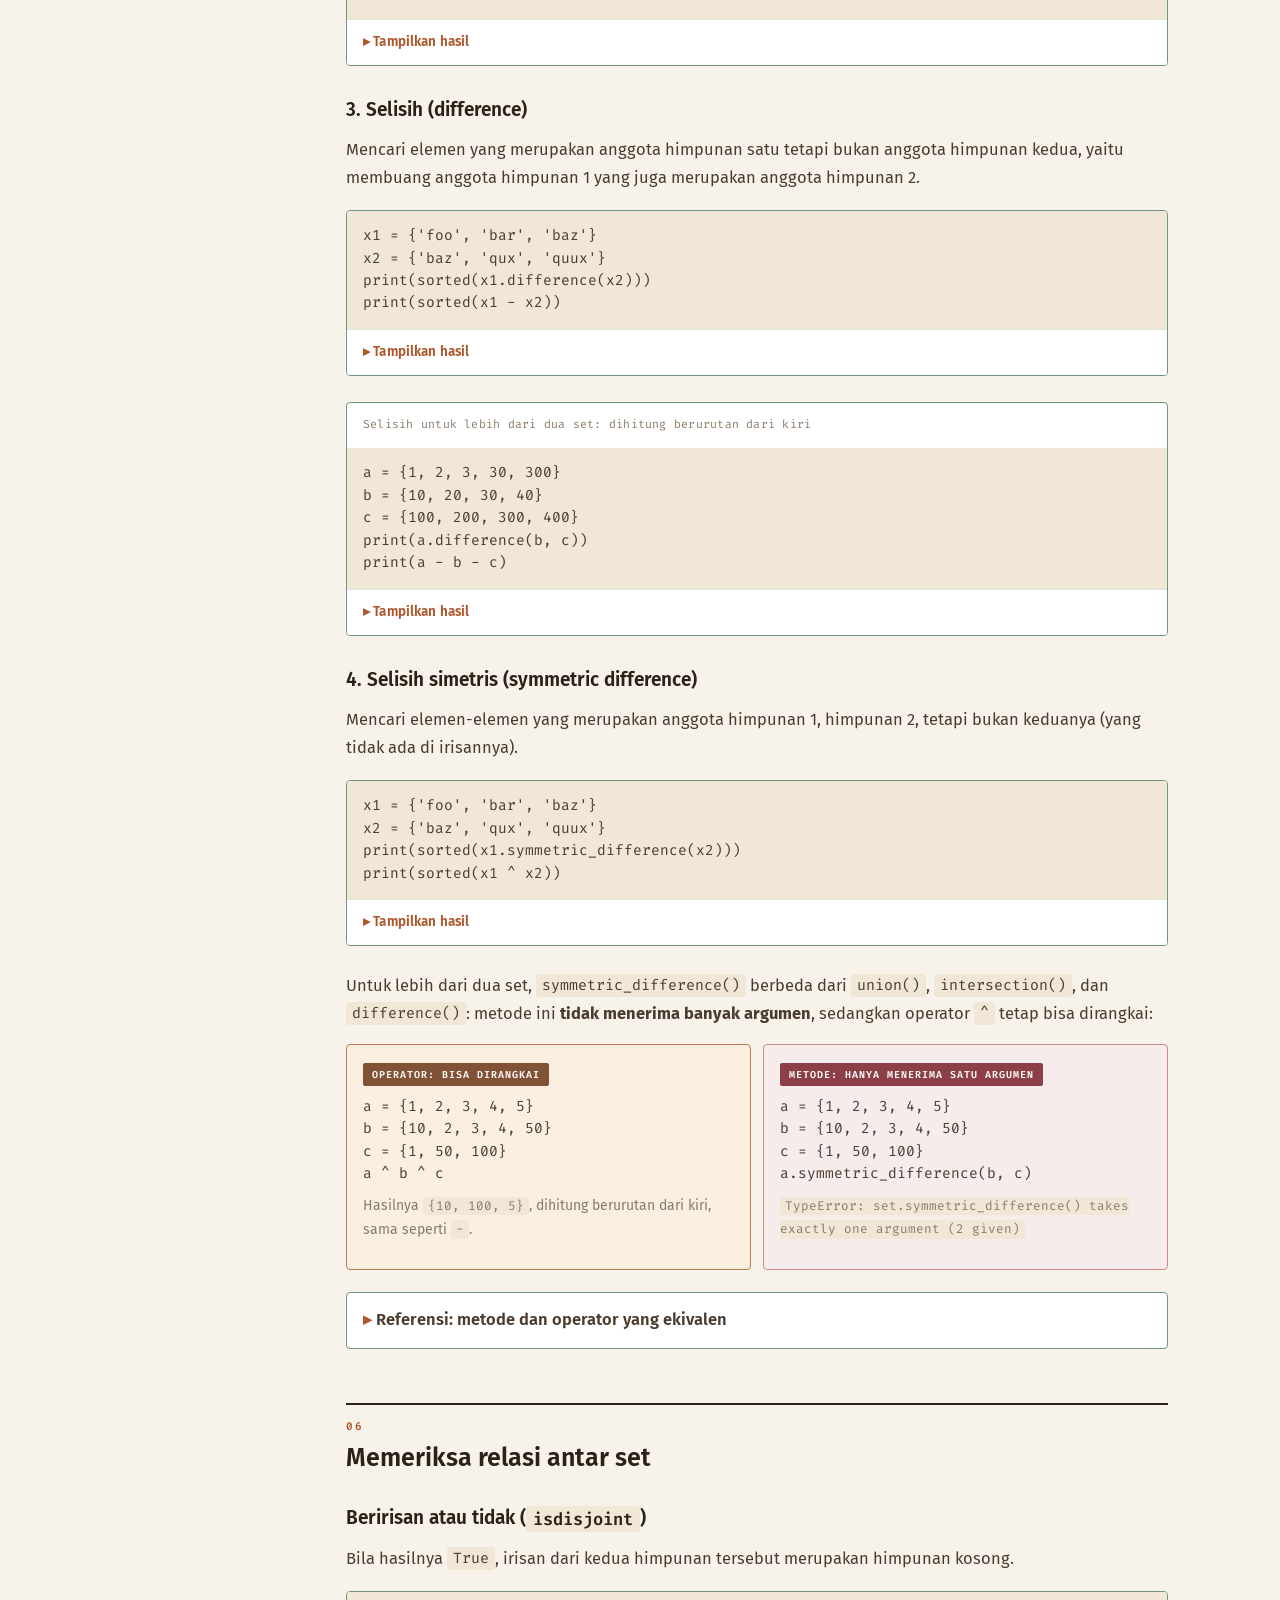
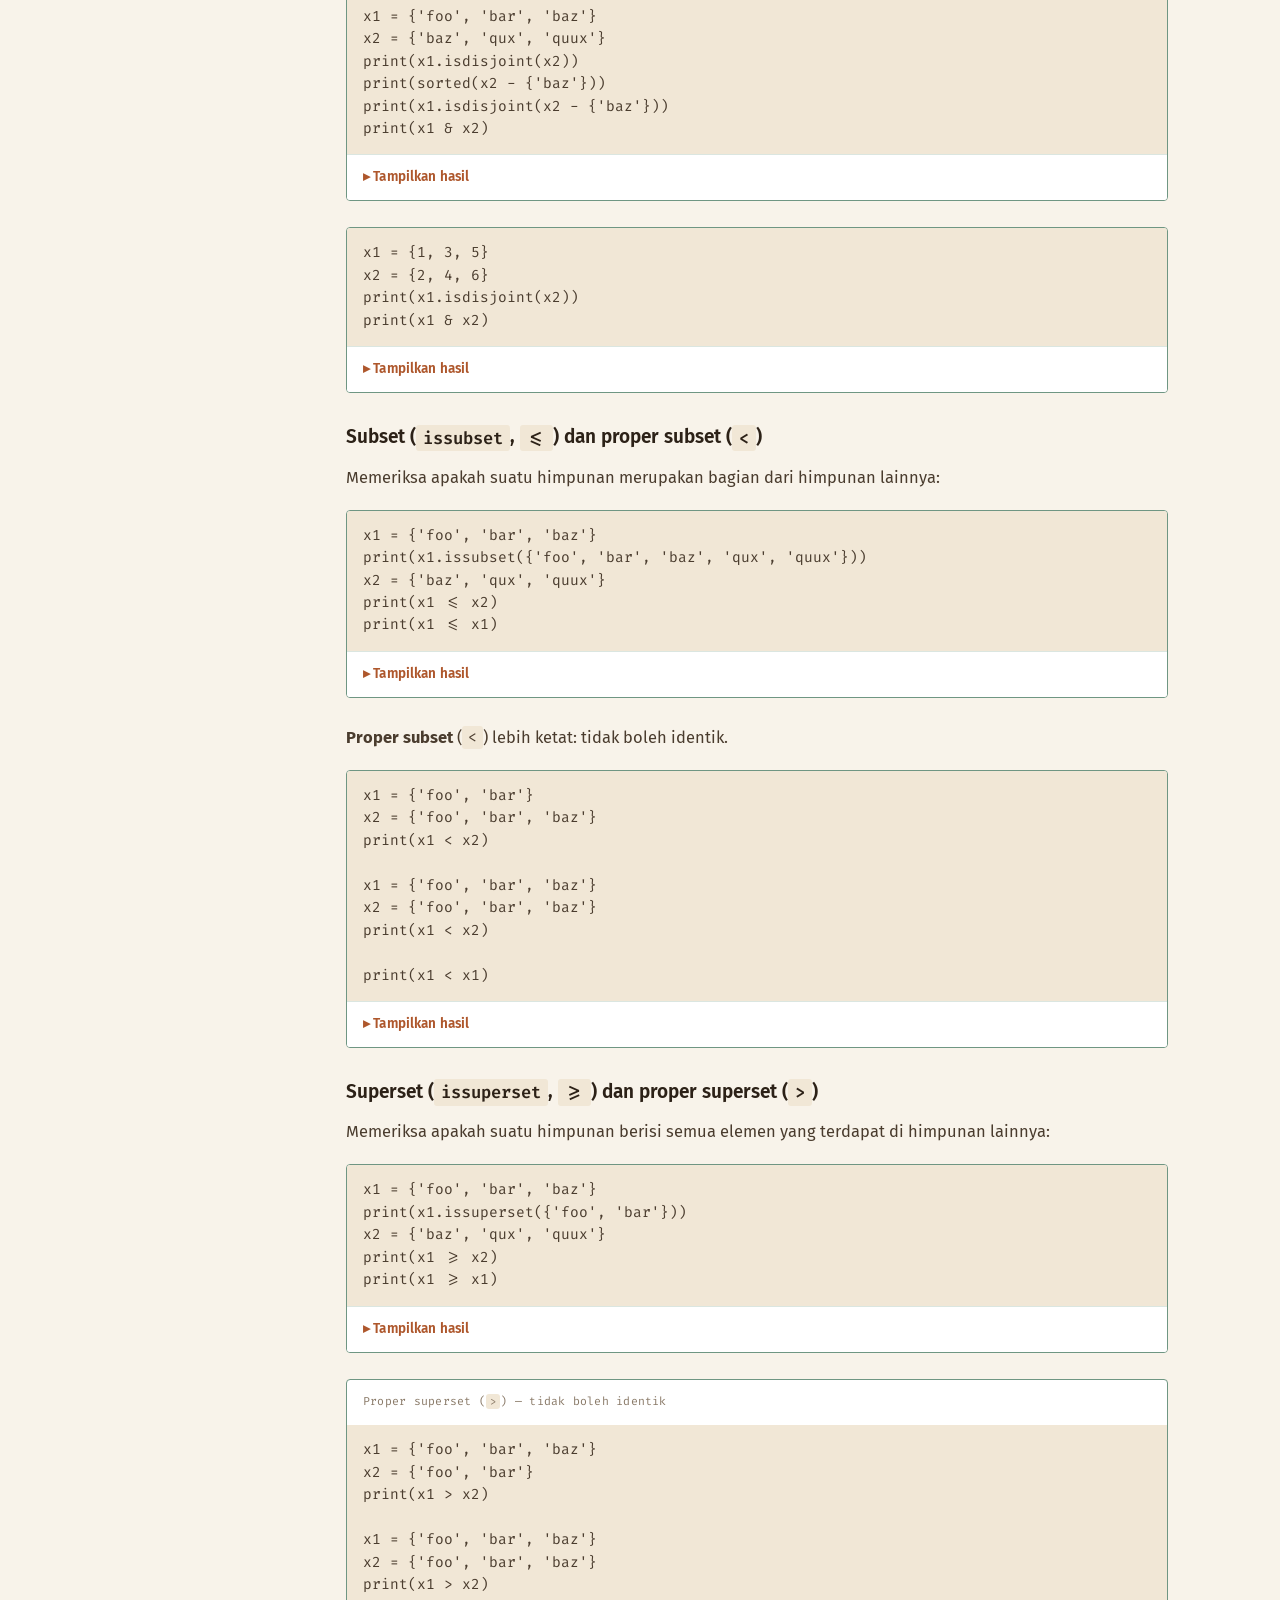
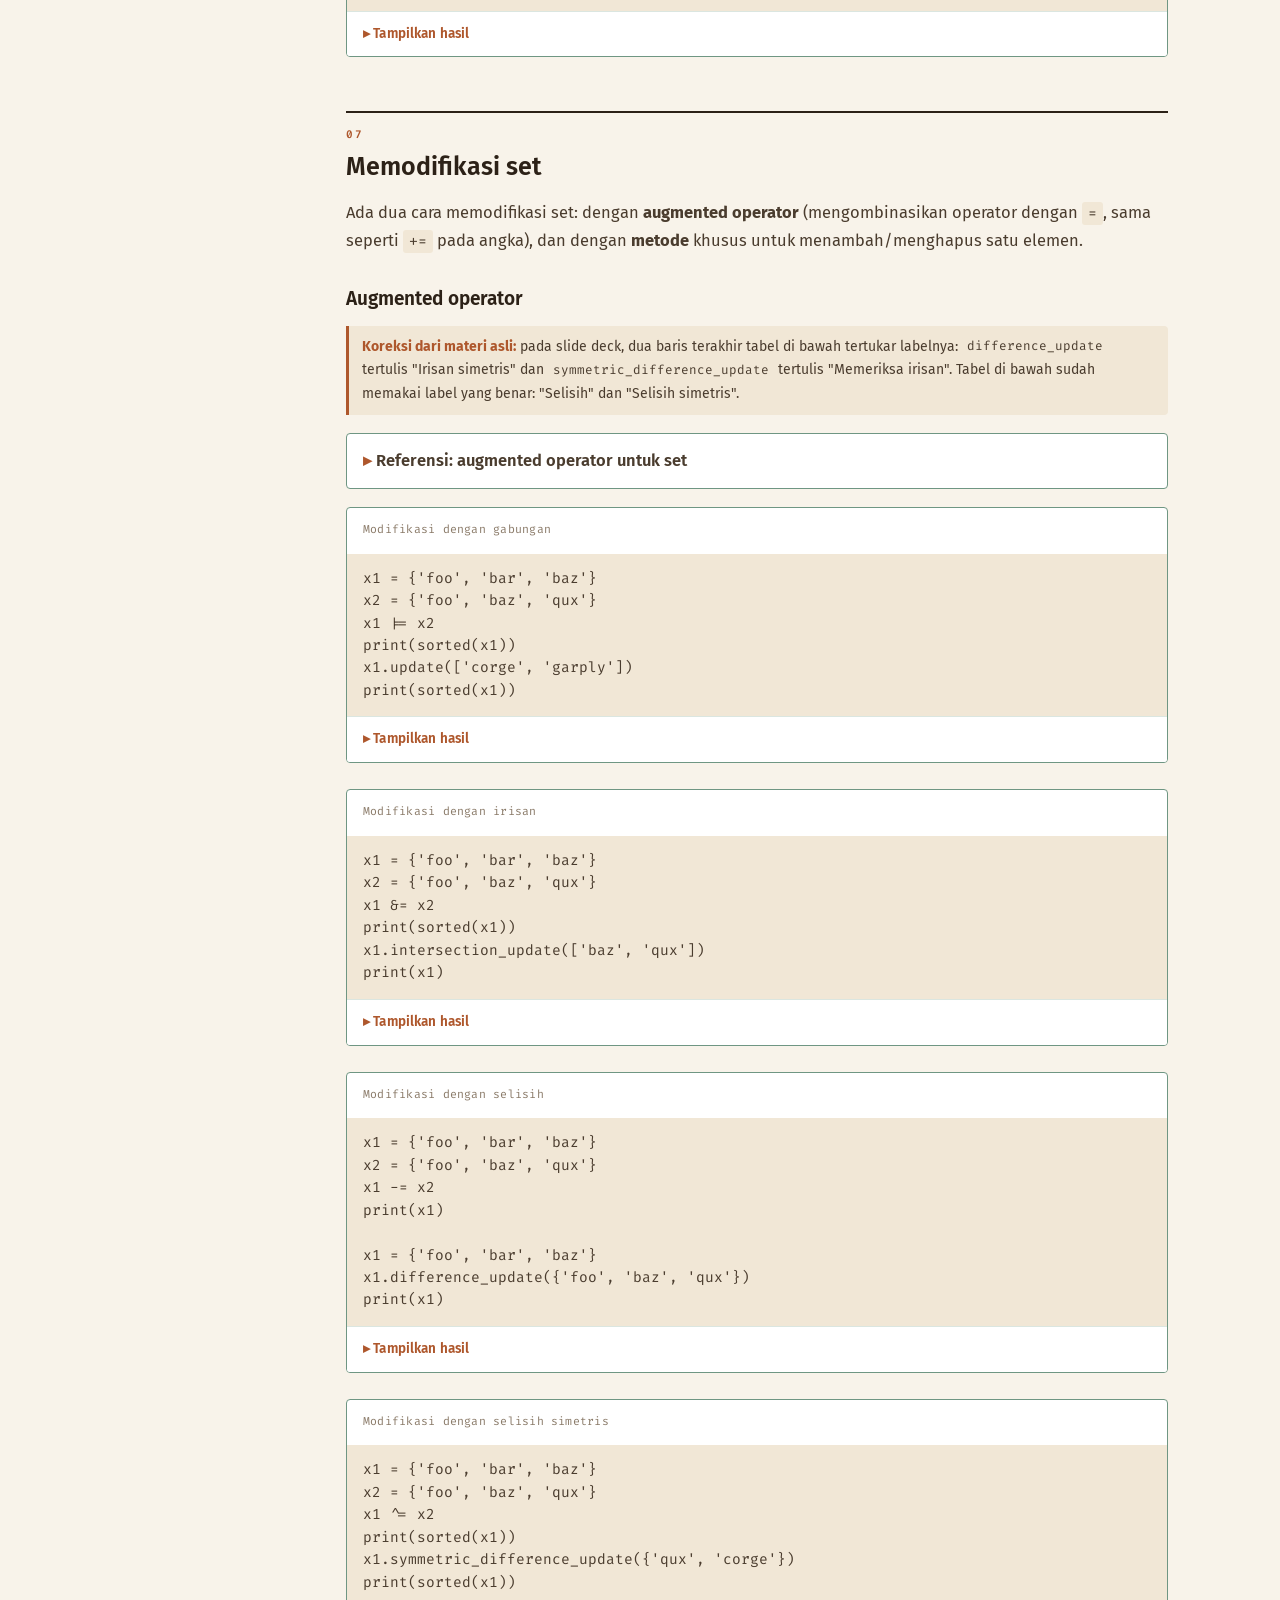
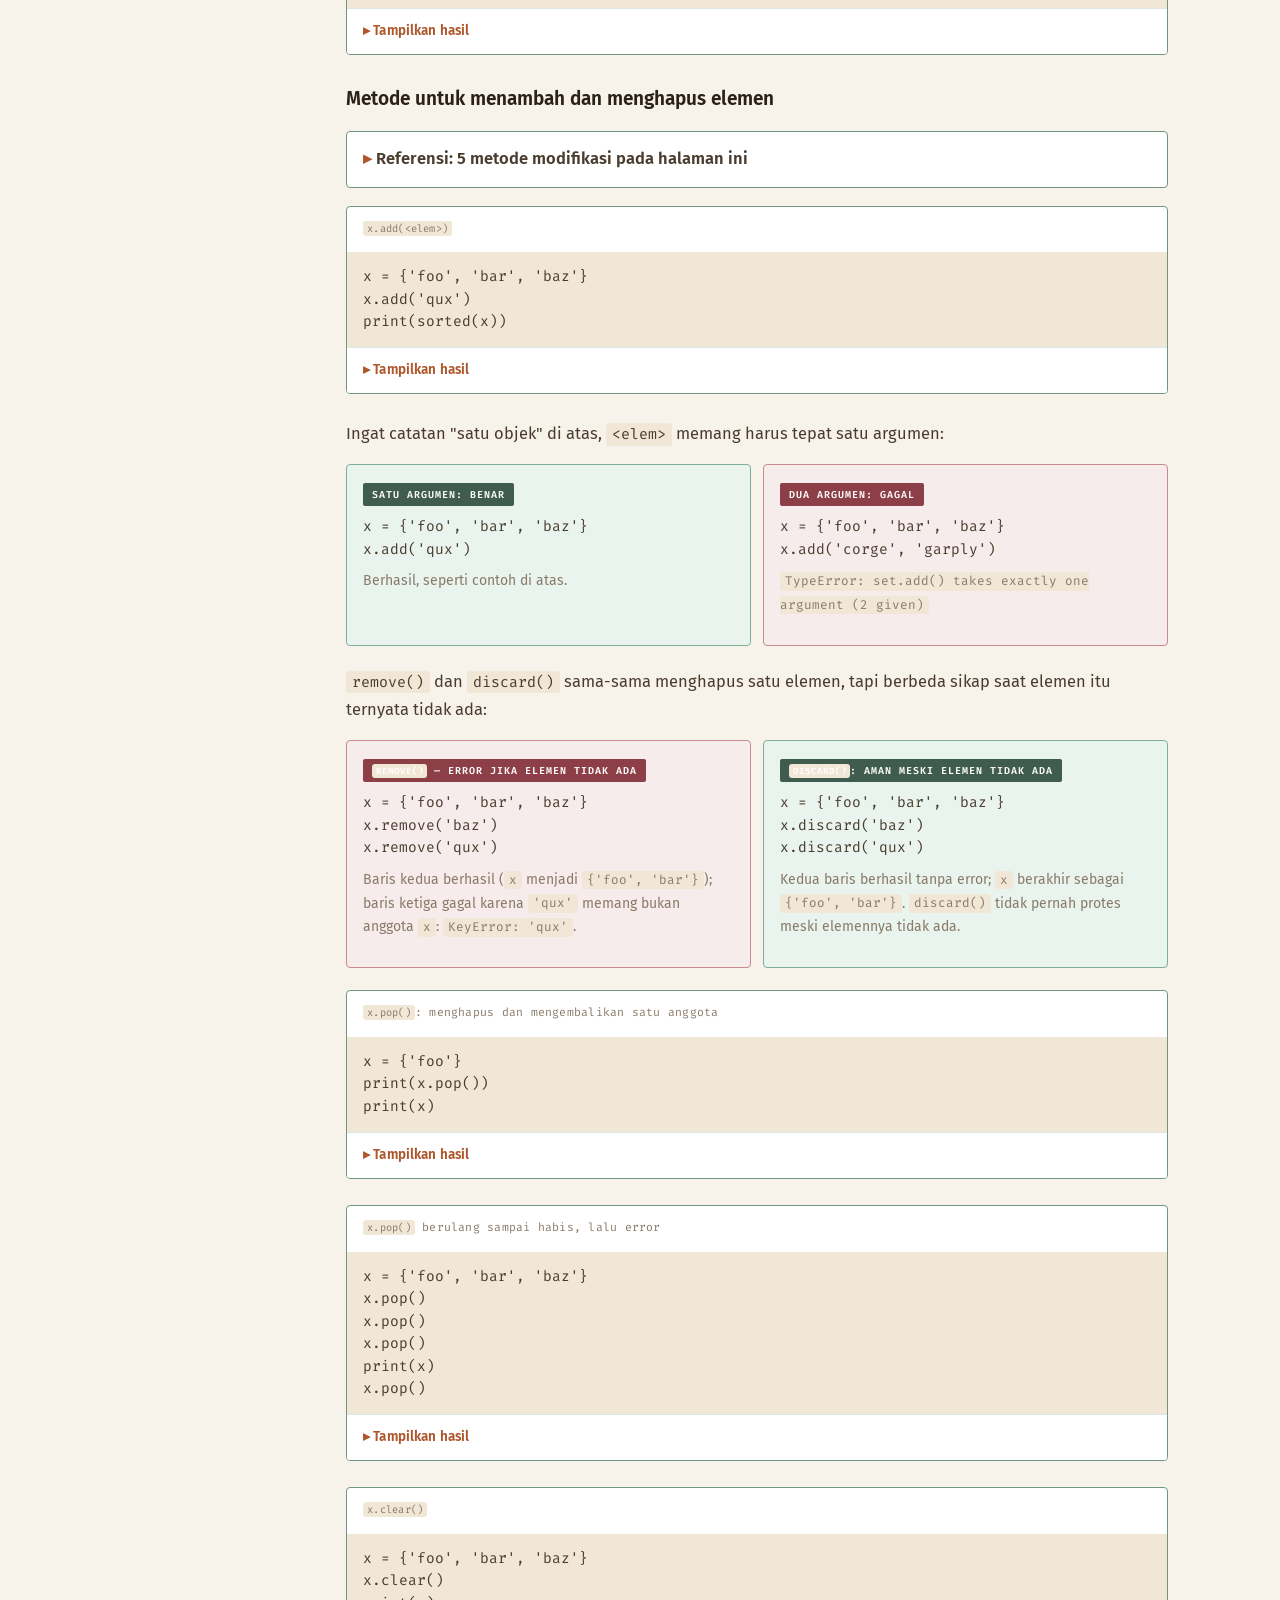
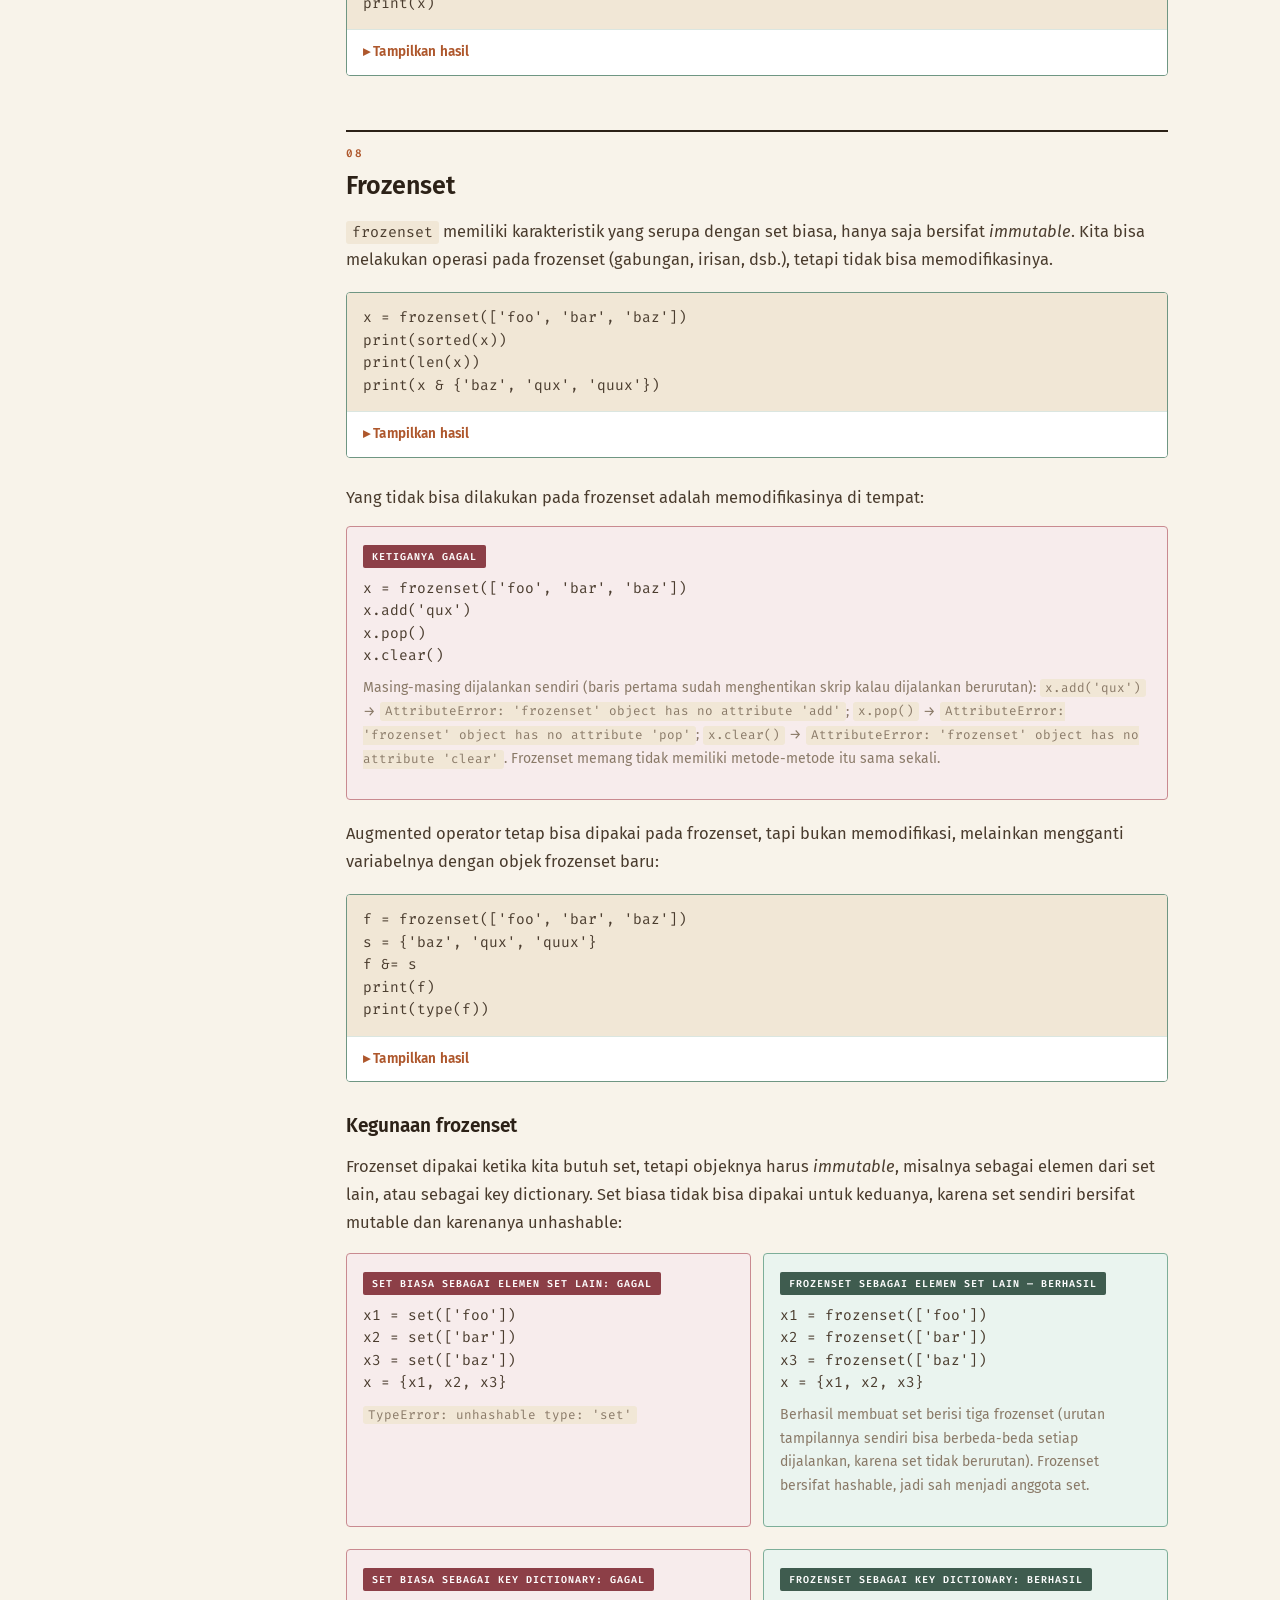
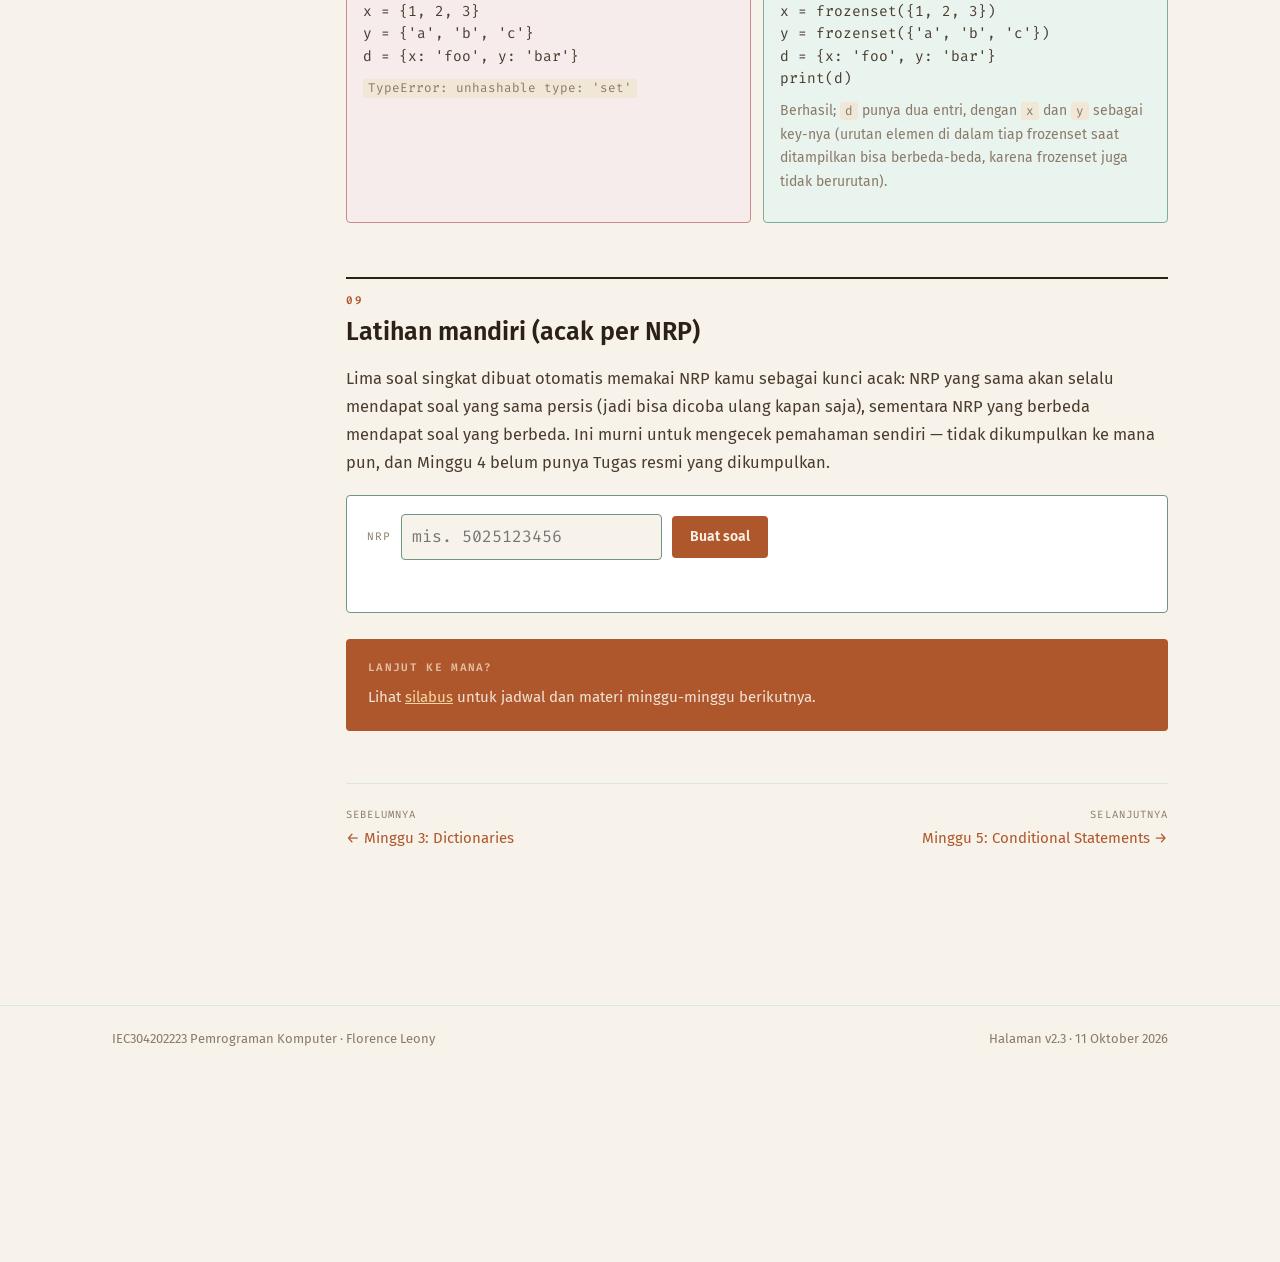
<file: week04.html>
<!--
  week04.html
  Version: 2.3
  Date: 2026-10-11
  Changes: v2.3 replaces "NIM" with "NRP" everywhere it is shown to the student (the practice
  section title and table-of-contents entry, the input label and its empty-input
  message, the practice intro paragraph, and the "Tugas" callout); no other content,
  code, ids, or class names changed. Earlier entries below keep the old wording
  as history.
  v2.2 adds a "Latihan mandiri (acak per NIM)" section before
  the closing "Lanjut ke mana?" callout: a self-check practice widget
  (assets/practice.js) where a student types their NIM and gets five
  short questions generated from it as a random seed -- same NIM always
  regenerates the same questions, different NIM gets different ones. Set
  questions deliberately never ask students to predict print order
  (Python sets are unordered); relation questions use True/False, and
  content questions show the answer sorted for easy checking. Self-check
  only, nothing submitted; Week 4 has no formal graded Tugas yet, so this
  fills that gap with low-stakes practice. Adds one new table-of-contents
  entry and one new script tag (assets/practice.js); no other content
  changed.
  v2.1 reduces em-dash usage in prose per Flo's request (30 of 36 em-dashes replaced with commas, periods, colons, parentheses, or connector words as natural substitutes); no changes to code, reveal-output text, or HTML structure/classes; re-validated with check_pages.py (0 mismatches) and a tag-balance check (no mismatches).
  v2.0 applies the site's redesign: wraps the existing table
  of contents in a sticky left section rail ("aside class=sidenav")
  inside a new two-column ".cols"/".content" grid, matching the new
  assets/style.css v2.0 (see that file for the full visual-design
  changelog). No content or code changes; re-validated with
  check_pages.py after the change (0 mismatches).
  v1.1: fixes four leftover-English UI strings from the page
  template (skip-link, top-nav aria-label, dark-mode button, table-of-
  contents aria-label/title) so the page chrome is fully Indonesian
  like the rest of the site. No content changes.
  v1.0: First version. Covers the Sets deck, in Indonesian per the
  site's default. Preserves the deck's own pink/green/yellow example
  coding (pink = wrong technique or an error, green = correct, amber =
  correct syntax but an edge case) using the existing .compare-col
  variants. Two corrections made to the deck's own content: the
  "Memodifikasi Set - Augmented" table had its last two rows' Indonesian
  labels swapped/wrong (difference_update was labeled "Irisan simetris"
  and symmetric_difference_update was labeled "Memeriksa irisan" -
  corrected to "Selisih" and "Selisih simetris"); and the add() and
  remove() method slides showed a two-argument add() call and a
  remove() of an absent element inside a plain (non-error-coded) box,
  when both actually raise in real Python - moved into compare-grid
  wrong/right pairs to show this accurately. All ~45 code examples
  below were executed for real in Python 3.11 and cross-checked
  automatically against this file before publishing.
-->
<!DOCTYPE html>
<html lang="id">
<head>
<meta charset="UTF-8">
<meta name="viewport" content="width=device-width, initial-scale=1">
<title>Minggu 4: Sets &middot; Pemrograman Komputer</title>
<meta name="description" content="Apa itu set, cara membuatnya, operator dan metode untuk menggabungkan dan membandingkan set, cara memodifikasi set, dan frozenset.">
<link rel="stylesheet" href="assets/style.css">
</head>
<body>
<a class="skip-link" href="#konten">Langsung ke konten</a>

<header class="site-header">
  <div class="header-inner">
    <div class="brand">
      <span class="course-code">IEC304202223</span>
      <a href="index.html">Pemrograman Komputer</a>
    </div>
    <nav class="top-nav" aria-label="Navigasi utama">
      <a href="index.html">Silabus</a>
      <a href="week01.html">Minggu 1</a>
      <a href="week02.html">Minggu 2</a>
      <a href="week03.html">Minggu 3</a>
      <a href="week04.html" aria-current="page">Minggu 4</a>
      <a href="week05.html">Minggu 5</a>
      <a href="week06.html">Minggu 6</a>
      <a href="week07.html">Minggu 7</a>
    </nav>
    <button class="theme-toggle" type="button" aria-pressed="false">Mode gelap</button>
  </div>
</header>

<main id="konten">
  <div class="page-head">
    <p class="eyebrow">Minggu 4 &middot; 6 &amp; 7 Oktober 2026</p>
    <h1>Data Dinamis: Sets</h1>
    <p class="subtitle">Sebuah struktur yang menyimpan kumpulan data <strong>unik</strong> dan <strong>tidak berurutan</strong> &mdash; mirip himpunan dalam matematika, lengkap dengan operasi gabungan, irisan, dan selisihnya.</p>
  </div>

  <div class="cols">
  <aside class="sidenav">
  <nav class="toc" aria-label="Daftar isi">
    <p class="toc-title">Daftar isi</p>
    <ol>
      <li><a href="#apa-itu">Apa itu set?</a></li>
      <li><a href="#membentuk">Membentuk set</a></li>
      <li><a href="#komponen">Komponen set</a></li>
      <li><a href="#ukuran">Ukuran dan keanggotaan</a></li>
      <li><a href="#operasi">Operasi pada set</a></li>
      <li><a href="#relasi">Memeriksa relasi antar set</a></li>
      <li><a href="#modifikasi">Memodifikasi set</a></li>
      <li><a href="#frozenset">Frozenset</a></li>
      <li><a href="#latihan-mandiri">Latihan mandiri (acak per NRP)</a></li>
    </ol>
  </nav>
  </aside>
  <div class="content">

  <h2 id="apa-itu">Apa itu set?</h2>
  <p><strong>Set</strong> (himpunan) adalah salah satu tipe data komposit Python, seperti list ia dapat menyimpan sekumpulan data. Sets == himpunan matematika: hubungan antara dua buah himpunan dinyatakan lewat irisan dan gabungan, dan dalam Python koleksi data yang unik dalam suatu set disebut sebagai elemen atau anggota himpunan.</p>
  <p>Karakteristik set:</p>
  <ul>
    <li>Tidak memiliki urutan (unordered).</li>
    <li>Elemen dari set bersifat unik, tidak ada duplikasi.</li>
    <li>Set dapat dimodifikasi, tetapi elemen di dalamnya harus bersifat <em>immutable</em>.</li>
  </ul>

  <h2 id="membentuk">Membentuk set</h2>
  <p>Ada dua cara membuat set di Python.</p>

  <h3>Cara 1: menggunakan fungsi <code>set()</code></h3>
  <pre><code>x = set(&lt;iter&gt;)</code></pre>
  <div class="fixed-note"><strong>Catatan:</strong> ini adalah notasi, bukan kode yang bisa dijalankan: <code>&lt;iter&gt;</code> adalah tempat untuk sebuah objek iterable (list, tuple, string, dsb).</div>
  <div class="snippet">
    <p class="snippet-label">Duplikat otomatis dibuang</p>
    <pre><code>x = set(['foo', 'bar', 'baz', 'foo', 'qux'])
print(sorted(x))</code></pre>
    <details class="reveal">
      <summary class="reveal-btn">Tampilkan hasil</summary>
      <div class="reveal-output"><pre><code>['bar', 'baz', 'foo', 'qux']</code></pre></div>
      <p class="reveal-note">Dua <code>'foo'</code> pada input menjadi satu. Di sini dan pada contoh-contoh berikutnya, hasil set ditampilkan lewat <code>sorted(&hellip;)</code> supaya urutannya konsisten dibaca di halaman ini. Set aslinya sendiri tetap tidak berurutan, dan <code>print(x)</code> langsung bisa menghasilkan urutan yang berbeda setiap kali skrip dijalankan. <code>set((&hellip;))</code> dengan tuple bekerja dengan cara yang sama persis.</p>
    </details>
  </div>
  <div class="snippet">
    <p class="snippet-label">Dari string (iterable karakter)</p>
    <pre><code>s = 'quux'
print(list(s))
print(sorted(set(s)))</code></pre>
    <details class="reveal">
      <summary class="reveal-btn">Tampilkan hasil</summary>
      <div class="reveal-output"><pre><code>['q', 'u', 'u', 'x']
['q', 'u', 'x']</code></pre></div>
      <p class="reveal-note"><code>list(s)</code> menyimpan tiap karakter, termasuk <code>'u'</code> yang berulang; <code>set(s)</code> membuang duplikatnya.</p>
    </details>
  </div>

  <h3>Cara 2: menggunakan kurung kurawal <code>{ }</code></h3>
  <p>Kurung kurawal mengapit langsung barisan dari koleksi data:</p>
  <pre><code>x = {&lt;obj&gt;, &lt;obj&gt;, ... , &lt;obj&gt;}</code></pre>
  <div class="snippet">
    <pre><code>x = {'foo', 'bar', 'baz', 'foo', 'qux'}
print(sorted(x))
x = {'q', 'u', 'u', 'x'}
print(sorted(x))</code></pre>
    <details class="reveal">
      <summary class="reveal-btn">Tampilkan hasil</summary>
      <div class="reveal-output"><pre><code>['bar', 'baz', 'foo', 'qux']
['q', 'u', 'x']</code></pre></div>
    </details>
  </div>

  <h3>Perbedaan antara cara 1 dan cara 2</h3>
  <p>Cara 1: fungsi <code>set()</code> membongkar sebuah <em>iterable</em> menjadi elemen-elemen pembentuknya. Cara 2: objek di dalam kurung kurawal langsung menjadi satu elemen dalam set. Bedanya terlihat jelas kalau argumennya sama-sama sebuah string:</p>
  <div class="snippet">
    <pre><code>print(sorted(set('foo')))
print({'foo'})</code></pre>
    <details class="reveal">
      <summary class="reveal-btn">Tampilkan hasil</summary>
      <div class="reveal-output"><pre><code>['f', 'o']
{'foo'}</code></pre></div>
      <p class="reveal-note"><code>set('foo')</code> membongkar <code>'foo'</code> menjadi karakter-karakternya (dan <code>'o'</code> yang berulang jadi satu); <code>{'foo'}</code> membuat set beranggotakan satu elemen, yaitu string <code>'foo'</code> utuh.</p>
    </details>
  </div>

  <h3>Catatan: cara 2 tidak bisa membuat set kosong</h3>
  <div class="compare-grid">
    <div class="compare-col yes">
      <span class="tag">Set kosong &mdash; benar</span>
      <pre><code>x = set()
print(type(x))
print(x)</code></pre>
      <p class="reveal-note">Hasil: <code>&lt;class 'set'&gt;</code> lalu <code>set()</code>.</p>
    </div>
    <div class="compare-col warn">
      <span class="tag">Sintaks benar, tapi bukan set kosong</span>
      <pre><code>x = {}
print(type(x))
print(x)</code></pre>
      <p class="reveal-note">Hasil: <code>&lt;class 'dict'&gt;</code> lalu <code>{}</code>. Kurung kurawal kosong selalu menjadi <strong>dictionary</strong> kosong, bukan set kosong.</p>
    </div>
  </div>

  <h2 id="komponen">Komponen set</h2>
  <p>Elemen dalam sebuah set dapat beragam bentuk dan tipe, selama bersifat <em>immutable</em> (dan karenanya hashable): integer, string, float, <code>None</code>, bahkan tuple boleh dicampur dalam satu set.</p>
  <div class="snippet">
    <pre><code>x = {42, 'foo', 3.14159, None}
print(sorted(x, key=str))
x = {42, 'foo', (1, 2, 3), 3.14159}
print(sorted(x, key=str))</code></pre>
    <details class="reveal">
      <summary class="reveal-btn">Tampilkan hasil</summary>
      <div class="reveal-output"><pre><code>[3.14159, 42, None, 'foo']
[(1, 2, 3), 3.14159, 42, 'foo']</code></pre></div>
      <p class="reveal-note">Elemennya diurutkan dengan <code>sorted(&hellip;, key=str)</code> hanya supaya bisa ditampilkan, karena tipe yang campur (int, str, <code>None</code>, tuple) tidak bisa dibandingkan langsung dengan <code>sorted()</code> biasa.</p>
    </details>
  </div>
  <p>List dan dictionary bersifat mutable, sehingga tidak bisa dijadikan elemen set (keduanya <em>unhashable</em>):</p>
  <div class="compare-grid">
    <div class="compare-col no">
      <span class="tag">List sebagai elemen: gagal</span>
      <pre><code>a = [1, 2, 3]
{a}</code></pre>
      <p class="reveal-note"><code>TypeError: unhashable type: 'list'</code></p>
    </div>
    <div class="compare-col no">
      <span class="tag">Dictionary sebagai elemen: gagal</span>
      <pre><code>d = {'a': 1, 'b': 2}
{d}</code></pre>
      <p class="reveal-note"><code>TypeError: unhashable type: 'dict'</code></p>
    </div>
  </div>

  <h2 id="ukuran">Ukuran dan keanggotaan</h2>
  <div class="snippet">
    <pre><code>x = {'foo', 'bar', 'baz'}
print(len(x))
print('bar' in x)
print('qux' in x)</code></pre>
    <details class="reveal">
      <summary class="reveal-btn">Tampilkan hasil</summary>
      <div class="reveal-output"><pre><code>3
True
False</code></pre></div>
    </details>
  </div>
  <p>Set tidak memiliki indeks dan tidak bisa dipotong (di-<em>slice</em>), karena tidak ada konsep "elemen pertama" pada sesuatu yang tidak berurutan:</p>
  <div class="snippet">
    <pre><code>x = {'foo', 'bar', 'baz'}
x[0]</code></pre>
    <details class="reveal">
      <summary class="reveal-btn">Tampilkan hasil</summary>
      <div class="reveal-output is-error"><pre><code>TypeError: 'set' object is not subscriptable</code></pre></div>
    </details>
  </div>

  <h2 id="operasi">Operasi pada set</h2>
  <p>Operasi pada set dalam Python secara umum sama seperti himpunan dalam matematika. Setiap operasi tersedia dalam dua bentuk: sebagai <strong>metode</strong> dan sebagai <strong>operator</strong>, keduanya ekivalen.</p>

  <h3>1. Gabungan (union)</h3>
  <div class="snippet">
    <pre><code>x1 = {'foo', 'bar', 'baz'}
x2 = {'baz', 'qux', 'quux'}
print(sorted(x1.union(x2)))
print(sorted(x1 | x2))</code></pre>
    <details class="reveal">
      <summary class="reveal-btn">Tampilkan hasil</summary>
      <div class="reveal-output"><pre><code>['bar', 'baz', 'foo', 'quux', 'qux']
['bar', 'baz', 'foo', 'quux', 'qux']</code></pre></div>
    </details>
  </div>
  <div class="snippet">
    <p class="snippet-label">Gabungan untuk lebih dari dua set</p>
    <pre><code>a = {1, 2, 3, 4}
b = {2, 3, 4, 5}
c = {3, 4, 5, 6}
d = {4, 5, 6, 7}
print(a.union(b, c, d))
print(a | b | c | d)</code></pre>
    <details class="reveal">
      <summary class="reveal-btn">Tampilkan hasil</summary>
      <div class="reveal-output"><pre><code>{1, 2, 3, 4, 5, 6, 7}
{1, 2, 3, 4, 5, 6, 7}</code></pre></div>
    </details>
  </div>

  <h3>2. Irisan (intersection)</h3>
  <p>Mencari elemen yang eksis pada kedua himpunan.</p>
  <div class="snippet">
    <pre><code>x1 = {'foo', 'bar', 'baz'}
x2 = {'baz', 'qux', 'quux'}
print(x1.intersection(x2))
print(x1 &amp; x2)</code></pre>
    <details class="reveal">
      <summary class="reveal-btn">Tampilkan hasil</summary>
      <div class="reveal-output"><pre><code>{'baz'}
{'baz'}</code></pre></div>
    </details>
  </div>
  <div class="snippet">
    <p class="snippet-label">Irisan untuk lebih dari dua set</p>
    <pre><code>a = {1, 2, 3, 4}
b = {2, 3, 4, 5}
c = {3, 4, 5, 6}
d = {4, 5, 6, 7}
print(a.intersection(b, c, d))
print(a &amp; b &amp; c &amp; d)</code></pre>
    <details class="reveal">
      <summary class="reveal-btn">Tampilkan hasil</summary>
      <div class="reveal-output"><pre><code>{4}
{4}</code></pre></div>
    </details>
  </div>

  <h3>3. Selisih (difference)</h3>
  <p>Mencari elemen yang merupakan anggota himpunan satu tetapi bukan anggota himpunan kedua, yaitu membuang anggota himpunan 1 yang juga merupakan anggota himpunan 2.</p>
  <div class="snippet">
    <pre><code>x1 = {'foo', 'bar', 'baz'}
x2 = {'baz', 'qux', 'quux'}
print(sorted(x1.difference(x2)))
print(sorted(x1 - x2))</code></pre>
    <details class="reveal">
      <summary class="reveal-btn">Tampilkan hasil</summary>
      <div class="reveal-output"><pre><code>['bar', 'foo']
['bar', 'foo']</code></pre></div>
    </details>
  </div>
  <div class="snippet">
    <p class="snippet-label">Selisih untuk lebih dari dua set: dihitung berurutan dari kiri</p>
    <pre><code>a = {1, 2, 3, 30, 300}
b = {10, 20, 30, 40}
c = {100, 200, 300, 400}
print(a.difference(b, c))
print(a - b - c)</code></pre>
    <details class="reveal">
      <summary class="reveal-btn">Tampilkan hasil</summary>
      <div class="reveal-output"><pre><code>{1, 2, 3}
{1, 2, 3}</code></pre></div>
      <p class="reveal-note"><code>a - b - c</code> sama dengan <code>(a - b) - c</code>: <code>a - b</code> dulu menyisakan <code>{1, 2, 3, 300}</code>, baru dikurangi lagi dengan <code>c</code> menjadi <code>{1, 2, 3}</code>.</p>
    </details>
  </div>

  <h3>4. Selisih simetris (symmetric difference)</h3>
  <p>Mencari elemen-elemen yang merupakan anggota himpunan 1, himpunan 2, tetapi bukan keduanya (yang tidak ada di irisannya).</p>
  <div class="snippet">
    <pre><code>x1 = {'foo', 'bar', 'baz'}
x2 = {'baz', 'qux', 'quux'}
print(sorted(x1.symmetric_difference(x2)))
print(sorted(x1 ^ x2))</code></pre>
    <details class="reveal">
      <summary class="reveal-btn">Tampilkan hasil</summary>
      <div class="reveal-output"><pre><code>['bar', 'foo', 'quux', 'qux']
['bar', 'foo', 'quux', 'qux']</code></pre></div>
    </details>
  </div>
  <p>Untuk lebih dari dua set, <code>symmetric_difference()</code> berbeda dari <code>union()</code>, <code>intersection()</code>, dan <code>difference()</code>: metode ini <strong>tidak menerima banyak argumen</strong>, sedangkan operator <code>^</code> tetap bisa dirangkai:</p>
  <div class="compare-grid">
    <div class="compare-col warn">
      <span class="tag">Operator: bisa dirangkai</span>
      <pre><code>a = {1, 2, 3, 4, 5}
b = {10, 2, 3, 4, 50}
c = {1, 50, 100}
a ^ b ^ c</code></pre>
      <p class="reveal-note">Hasilnya <code>{10, 100, 5}</code>, dihitung berurutan dari kiri, sama seperti <code>-</code>.</p>
    </div>
    <div class="compare-col no">
      <span class="tag">Metode: hanya menerima satu argumen</span>
      <pre><code>a = {1, 2, 3, 4, 5}
b = {10, 2, 3, 4, 50}
c = {1, 50, 100}
a.symmetric_difference(b, c)</code></pre>
      <p class="reveal-note"><code>TypeError: set.symmetric_difference() takes exactly one argument (2 given)</code></p>
    </div>
  </div>

  <details class="ref-block">
    <summary>Referensi: metode dan operator yang ekivalen</summary>
    <div class="ref-body">
      <table>
        <thead><tr><th>Metode</th><th>Operator</th><th>Kegunaan</th></tr></thead>
        <tbody>
          <tr><td><code>x1.union(x2)</code></td><td><code>x1 | x2</code></td><td>Gabungan</td></tr>
          <tr><td><code>x1.intersection(x2)</code></td><td><code>x1 &amp; x2</code></td><td>Irisan</td></tr>
          <tr><td><code>x1.difference(x2)</code></td><td><code>x1 - x2</code></td><td>Selisih</td></tr>
          <tr><td><code>x1.symmetric_difference(x2)</code></td><td><code>x1 ^ x2</code></td><td>Selisih simetris</td></tr>
          <tr><td><code>x1.isdisjoint(x2)</code></td><td>&mdash;</td><td>Memeriksa apakah tidak ada irisan</td></tr>
          <tr><td><code>x1.issubset(x2)</code></td><td><code>x1 &lt;= x2</code></td><td>Memeriksa subset</td></tr>
          <tr><td><code>x1.issuperset(x2)</code></td><td><code>x1 &gt;= x2</code></td><td>Memeriksa superset</td></tr>
        </tbody>
      </table>
    </div>
  </details>

  <h2 id="relasi">Memeriksa relasi antar set</h2>

  <h3>Beririsan atau tidak (<code>isdisjoint</code>)</h3>
  <p>Bila hasilnya <code>True</code>, irisan dari kedua himpunan tersebut merupakan himpunan kosong.</p>
  <div class="snippet">
    <pre><code>x1 = {'foo', 'bar', 'baz'}
x2 = {'baz', 'qux', 'quux'}
print(x1.isdisjoint(x2))
print(sorted(x2 - {'baz'}))
print(x1.isdisjoint(x2 - {'baz'}))
print(x1 &amp; x2)</code></pre>
    <details class="reveal">
      <summary class="reveal-btn">Tampilkan hasil</summary>
      <div class="reveal-output"><pre><code>False
['quux', 'qux']
True
{'baz'}</code></pre></div>
      <p class="reveal-note"><code>x1</code> dan <code>x2</code> berbagi <code>'baz'</code>, jadi tidak disjoint. Begitu <code>'baz'</code> dibuang dari <code>x2</code>, keduanya jadi tidak beririsan sama sekali.</p>
    </details>
  </div>
  <div class="snippet">
    <pre><code>x1 = {1, 3, 5}
x2 = {2, 4, 6}
print(x1.isdisjoint(x2))
print(x1 &amp; x2)</code></pre>
    <details class="reveal">
      <summary class="reveal-btn">Tampilkan hasil</summary>
      <div class="reveal-output"><pre><code>True
set()</code></pre></div>
    </details>
  </div>

  <h3>Subset (<code>issubset</code>, <code>&lt;=</code>) dan proper subset (<code>&lt;</code>)</h3>
  <p>Memeriksa apakah suatu himpunan merupakan bagian dari himpunan lainnya:</p>
  <div class="snippet">
    <pre><code>x1 = {'foo', 'bar', 'baz'}
print(x1.issubset({'foo', 'bar', 'baz', 'qux', 'quux'}))
x2 = {'baz', 'qux', 'quux'}
print(x1 &lt;= x2)
print(x1 &lt;= x1)</code></pre>
    <details class="reveal">
      <summary class="reveal-btn">Tampilkan hasil</summary>
      <div class="reveal-output"><pre><code>True
False
True</code></pre></div>
      <p class="reveal-note"><code>x1 &lt;= x1</code> bernilai <code>True</code>: <code>&lt;=</code> mengizinkan himpunan yang identik (subset boleh sama dengan himpunan itu sendiri).</p>
    </details>
  </div>
  <p><strong>Proper subset</strong> (<code>&lt;</code>) lebih ketat: tidak boleh identik.</p>
  <div class="snippet">
    <pre><code>x1 = {'foo', 'bar'}
x2 = {'foo', 'bar', 'baz'}
print(x1 &lt; x2)

x1 = {'foo', 'bar', 'baz'}
x2 = {'foo', 'bar', 'baz'}
print(x1 &lt; x2)

print(x1 &lt; x1)</code></pre>
    <details class="reveal">
      <summary class="reveal-btn">Tampilkan hasil</summary>
      <div class="reveal-output"><pre><code>True
False
False</code></pre></div>
      <p class="reveal-note">Begitu <code>x1</code> dan <code>x2</code> identik, <code>x1 &lt; x2</code> menjadi <code>False</code>, termasuk <code>x1 &lt; x1</code>, sebuah himpunan bukan proper subset dari dirinya sendiri.</p>
    </details>
  </div>

  <h3>Superset (<code>issuperset</code>, <code>&gt;=</code>) dan proper superset (<code>&gt;</code>)</h3>
  <p>Memeriksa apakah suatu himpunan berisi semua elemen yang terdapat di himpunan lainnya:</p>
  <div class="snippet">
    <pre><code>x1 = {'foo', 'bar', 'baz'}
print(x1.issuperset({'foo', 'bar'}))
x2 = {'baz', 'qux', 'quux'}
print(x1 &gt;= x2)
print(x1 &gt;= x1)</code></pre>
    <details class="reveal">
      <summary class="reveal-btn">Tampilkan hasil</summary>
      <div class="reveal-output"><pre><code>True
False
True</code></pre></div>
    </details>
  </div>
  <div class="snippet">
    <p class="snippet-label">Proper superset (<code>&gt;</code>) &mdash; tidak boleh identik</p>
    <pre><code>x1 = {'foo', 'bar', 'baz'}
x2 = {'foo', 'bar'}
print(x1 &gt; x2)

x1 = {'foo', 'bar', 'baz'}
x2 = {'foo', 'bar', 'baz'}
print(x1 &gt; x2)</code></pre>
    <details class="reveal">
      <summary class="reveal-btn">Tampilkan hasil</summary>
      <div class="reveal-output"><pre><code>True
False</code></pre></div>
    </details>
  </div>

  <h2 id="modifikasi">Memodifikasi set</h2>
  <p>Ada dua cara memodifikasi set: dengan <strong>augmented operator</strong> (mengombinasikan operator dengan <code>=</code>, sama seperti <code>+=</code> pada angka), dan dengan <strong>metode</strong> khusus untuk menambah/menghapus satu elemen.</p>

  <h3>Augmented operator</h3>
  <div class="fixed-note"><strong>Koreksi dari materi asli:</strong> pada slide deck, dua baris terakhir tabel di bawah tertukar labelnya: <code>difference_update</code> tertulis "Irisan simetris" dan <code>symmetric_difference_update</code> tertulis "Memeriksa irisan". Tabel di bawah sudah memakai label yang benar: "Selisih" dan "Selisih simetris".</div>
  <details class="ref-block">
    <summary>Referensi: augmented operator untuk set</summary>
    <div class="ref-body">
      <table>
        <thead><tr><th>Metode</th><th>Operator</th><th>Kegunaan</th></tr></thead>
        <tbody>
          <tr><td><code>x1.update(x2)</code></td><td><code>x1 |= x2</code></td><td>Gabungan</td></tr>
          <tr><td><code>x1.intersection_update(x2)</code></td><td><code>x1 &amp;= x2</code></td><td>Irisan</td></tr>
          <tr><td><code>x1.difference_update(x2)</code></td><td><code>x1 -= x2</code></td><td>Selisih</td></tr>
          <tr><td><code>x1.symmetric_difference_update(x2)</code></td><td><code>x1 ^= x2</code></td><td>Selisih simetris</td></tr>
        </tbody>
      </table>
    </div>
  </details>
  <div class="snippet">
    <p class="snippet-label">Modifikasi dengan gabungan</p>
    <pre><code>x1 = {'foo', 'bar', 'baz'}
x2 = {'foo', 'baz', 'qux'}
x1 |= x2
print(sorted(x1))
x1.update(['corge', 'garply'])
print(sorted(x1))</code></pre>
    <details class="reveal">
      <summary class="reveal-btn">Tampilkan hasil</summary>
      <div class="reveal-output"><pre><code>['bar', 'baz', 'foo', 'qux']
['bar', 'baz', 'corge', 'foo', 'garply', 'qux']</code></pre></div>
      <p class="reveal-note"><code>x1.update(x2[, x3, &hellip;])</code> dan <code>x1 |= x2 [| x3 &hellip;]</code> keduanya bisa menerima lebih dari satu himpunan/iterable sekaligus.</p>
    </details>
  </div>
  <div class="snippet">
    <p class="snippet-label">Modifikasi dengan irisan</p>
    <pre><code>x1 = {'foo', 'bar', 'baz'}
x2 = {'foo', 'baz', 'qux'}
x1 &amp;= x2
print(sorted(x1))
x1.intersection_update(['baz', 'qux'])
print(x1)</code></pre>
    <details class="reveal">
      <summary class="reveal-btn">Tampilkan hasil</summary>
      <div class="reveal-output"><pre><code>['baz', 'foo']
{'baz'}</code></pre></div>
    </details>
  </div>
  <div class="snippet">
    <p class="snippet-label">Modifikasi dengan selisih</p>
    <pre><code>x1 = {'foo', 'bar', 'baz'}
x2 = {'foo', 'baz', 'qux'}
x1 -= x2
print(x1)

x1 = {'foo', 'bar', 'baz'}
x1.difference_update({'foo', 'baz', 'qux'})
print(x1)</code></pre>
    <details class="reveal">
      <summary class="reveal-btn">Tampilkan hasil</summary>
      <div class="reveal-output"><pre><code>{'bar'}
{'bar'}</code></pre></div>
    </details>
  </div>
  <div class="snippet">
    <p class="snippet-label">Modifikasi dengan selisih simetris</p>
    <pre><code>x1 = {'foo', 'bar', 'baz'}
x2 = {'foo', 'baz', 'qux'}
x1 ^= x2
print(sorted(x1))
x1.symmetric_difference_update({'qux', 'corge'})
print(sorted(x1))</code></pre>
    <details class="reveal">
      <summary class="reveal-btn">Tampilkan hasil</summary>
      <div class="reveal-output"><pre><code>['bar', 'qux']
['bar', 'corge']</code></pre></div>
    </details>
  </div>

  <h3>Metode untuk menambah dan menghapus elemen</h3>
  <details class="ref-block">
    <summary>Referensi: 5 metode modifikasi pada halaman ini</summary>
    <div class="ref-body">
      <table>
        <thead><tr><th>Metode</th><th>Kegunaan</th></tr></thead>
        <tbody>
          <tr><td><code>x.add(&lt;elem&gt;)</code></td><td>Menambahkan satu anggota ke dalam himpunan.</td></tr>
          <tr><td><code>x.remove(&lt;elem&gt;)</code></td><td>Menghapus anggota dari himpunan; error jika elemen tidak ada.</td></tr>
          <tr><td><code>x.discard(&lt;elem&gt;)</code></td><td>Menghapus anggota dari himpunan; aman meski elemen tidak ada.</td></tr>
          <tr><td><code>x.pop()</code></td><td>Menghapus dan mengembalikan satu anggota (arbitrary, karena set tidak berurutan).</td></tr>
          <tr><td><code>x.clear()</code></td><td>Mengosongkan himpunan.</td></tr>
        </tbody>
      </table>
      <p style="margin: 10px 0 0; font-size: 14px;"><code>&lt;elem&gt;</code> harus bersifat immutable dan berupa satu objek.</p>
    </div>
  </details>
  <div class="snippet">
    <p class="snippet-label"><code>x.add(&lt;elem&gt;)</code></p>
    <pre><code>x = {'foo', 'bar', 'baz'}
x.add('qux')
print(sorted(x))</code></pre>
    <details class="reveal">
      <summary class="reveal-btn">Tampilkan hasil</summary>
      <div class="reveal-output"><pre><code>['bar', 'baz', 'foo', 'qux']</code></pre></div>
    </details>
  </div>
  <p>Ingat catatan "satu objek" di atas, <code>&lt;elem&gt;</code> memang harus tepat satu argumen:</p>
  <div class="compare-grid">
    <div class="compare-col yes">
      <span class="tag">Satu argumen: benar</span>
      <pre><code>x = {'foo', 'bar', 'baz'}
x.add('qux')</code></pre>
      <p class="reveal-note">Berhasil, seperti contoh di atas.</p>
    </div>
    <div class="compare-col no">
      <span class="tag">Dua argumen: gagal</span>
      <pre><code>x = {'foo', 'bar', 'baz'}
x.add('corge', 'garply')</code></pre>
      <p class="reveal-note"><code>TypeError: set.add() takes exactly one argument (2 given)</code></p>
    </div>
  </div>

  <p><code>remove()</code> dan <code>discard()</code> sama-sama menghapus satu elemen, tapi berbeda sikap saat elemen itu ternyata tidak ada:</p>
  <div class="compare-grid">
    <div class="compare-col no">
      <span class="tag"><code>remove()</code> &mdash; error jika elemen tidak ada</span>
      <pre><code>x = {'foo', 'bar', 'baz'}
x.remove('baz')
x.remove('qux')</code></pre>
      <p class="reveal-note">Baris kedua berhasil (<code>x</code> menjadi <code>{'foo', 'bar'}</code>); baris ketiga gagal karena <code>'qux'</code> memang bukan anggota <code>x</code>: <code>KeyError: 'qux'</code>.</p>
    </div>
    <div class="compare-col yes">
      <span class="tag"><code>discard()</code>: aman meski elemen tidak ada</span>
      <pre><code>x = {'foo', 'bar', 'baz'}
x.discard('baz')
x.discard('qux')</code></pre>
      <p class="reveal-note">Kedua baris berhasil tanpa error; <code>x</code> berakhir sebagai <code>{'foo', 'bar'}</code>. <code>discard()</code> tidak pernah protes meski elemennya tidak ada.</p>
    </div>
  </div>

  <div class="snippet">
    <p class="snippet-label"><code>x.pop()</code>: menghapus dan mengembalikan satu anggota</p>
    <pre><code>x = {'foo'}
print(x.pop())
print(x)</code></pre>
    <details class="reveal">
      <summary class="reveal-btn">Tampilkan hasil</summary>
      <div class="reveal-output"><pre><code>foo
set()</code></pre></div>
      <p class="reveal-note">Pada set beranggota banyak, elemen mana yang terambil oleh <code>pop()</code> tidak dijamin urutannya (arbitrary). Karena itu, contoh ini memakai set beranggota satu, supaya hasilnya pasti.</p>
    </details>
  </div>
  <div class="snippet">
    <p class="snippet-label"><code>x.pop()</code> berulang sampai habis, lalu error</p>
    <pre><code>x = {'foo', 'bar', 'baz'}
x.pop()
x.pop()
x.pop()
print(x)
x.pop()</code></pre>
    <details class="reveal">
      <summary class="reveal-btn">Tampilkan hasil</summary>
      <div class="reveal-output is-error"><pre><code>set()
KeyError: 'pop from an empty set'</code></pre></div>
      <p class="reveal-note">Tiga kali <code>pop()</code> pada set berisi tiga elemen selalu mengosongkannya (elemen mana yang terambil lebih dulu tidak pasti, tapi hasil akhirnya selalu <code>set()</code>); panggilan keempat pada set yang sudah kosong gagal.</p>
    </details>
  </div>
  <div class="snippet">
    <p class="snippet-label"><code>x.clear()</code></p>
    <pre><code>x = {'foo', 'bar', 'baz'}
x.clear()
print(x)</code></pre>
    <details class="reveal">
      <summary class="reveal-btn">Tampilkan hasil</summary>
      <div class="reveal-output"><pre><code>set()</code></pre></div>
    </details>
  </div>

  <h2 id="frozenset">Frozenset</h2>
  <p><code>frozenset</code> memiliki karakteristik yang serupa dengan set biasa, hanya saja bersifat <em>immutable</em>. Kita bisa melakukan operasi pada frozenset (gabungan, irisan, dsb.), tetapi tidak bisa memodifikasinya.</p>
  <div class="snippet">
    <pre><code>x = frozenset(['foo', 'bar', 'baz'])
print(sorted(x))
print(len(x))
print(x &amp; {'baz', 'qux', 'quux'})</code></pre>
    <details class="reveal">
      <summary class="reveal-btn">Tampilkan hasil</summary>
      <div class="reveal-output"><pre><code>['bar', 'baz', 'foo']
3
frozenset({'baz'})</code></pre></div>
      <p class="reveal-note">Mengiriskan sebuah frozenset dengan set biasa tetap menghasilkan frozenset. Operasi pada frozenset selalu menghasilkan objek baru yang juga immutable.</p>
    </details>
  </div>

  <p>Yang tidak bisa dilakukan pada frozenset adalah memodifikasinya di tempat:</p>
  <div class="compare-col no" style="margin: 14px 0 20px;">
    <span class="tag">Ketiganya gagal</span>
    <pre><code>x = frozenset(['foo', 'bar', 'baz'])
x.add('qux')
x.pop()
x.clear()</code></pre>
    <p class="reveal-note">Masing-masing dijalankan sendiri (baris pertama sudah menghentikan skrip kalau dijalankan berurutan): <code>x.add('qux')</code> &rarr; <code>AttributeError: 'frozenset' object has no attribute 'add'</code>; <code>x.pop()</code> &rarr; <code>AttributeError: 'frozenset' object has no attribute 'pop'</code>; <code>x.clear()</code> &rarr; <code>AttributeError: 'frozenset' object has no attribute 'clear'</code>. Frozenset memang tidak memiliki metode-metode itu sama sekali.</p>
  </div>

  <p>Augmented operator tetap bisa dipakai pada frozenset, tapi bukan memodifikasi, melainkan mengganti variabelnya dengan objek frozenset baru:</p>
  <div class="snippet">
    <pre><code>f = frozenset(['foo', 'bar', 'baz'])
s = {'baz', 'qux', 'quux'}
f &amp;= s
print(f)
print(type(f))</code></pre>
    <details class="reveal">
      <summary class="reveal-btn">Tampilkan hasil</summary>
      <div class="reveal-output"><pre><code>frozenset({'baz'})
&lt;class 'frozenset'&gt;</code></pre></div>
      <p class="reveal-note"><code>f &amp;= s</code> di sini setara dengan <code>f = f &amp; s</code>: variabel <code>f</code> ditimpa dengan frozenset hasil irisan yang baru, bukan mengubah frozenset lama secara langsung (yang memang tidak mungkin, karena immutable).</p>
    </details>
  </div>

  <h3>Kegunaan frozenset</h3>
  <p>Frozenset dipakai ketika kita butuh set, tetapi objeknya harus <em>immutable</em>, misalnya sebagai elemen dari set lain, atau sebagai key dictionary. Set biasa tidak bisa dipakai untuk keduanya, karena set sendiri bersifat mutable dan karenanya unhashable:</p>
  <div class="compare-grid">
    <div class="compare-col no">
      <span class="tag">Set biasa sebagai elemen set lain: gagal</span>
      <pre><code>x1 = set(['foo'])
x2 = set(['bar'])
x3 = set(['baz'])
x = {x1, x2, x3}</code></pre>
      <p class="reveal-note"><code>TypeError: unhashable type: 'set'</code></p>
    </div>
    <div class="compare-col yes">
      <span class="tag">Frozenset sebagai elemen set lain &mdash; berhasil</span>
      <pre><code>x1 = frozenset(['foo'])
x2 = frozenset(['bar'])
x3 = frozenset(['baz'])
x = {x1, x2, x3}</code></pre>
      <p class="reveal-note">Berhasil membuat set berisi tiga frozenset (urutan tampilannya sendiri bisa berbeda-beda setiap dijalankan, karena set tidak berurutan). Frozenset bersifat hashable, jadi sah menjadi anggota set.</p>
    </div>
  </div>
  <div class="compare-grid">
    <div class="compare-col no">
      <span class="tag">Set biasa sebagai key dictionary: gagal</span>
      <pre><code>x = {1, 2, 3}
y = {'a', 'b', 'c'}
d = {x: 'foo', y: 'bar'}</code></pre>
      <p class="reveal-note"><code>TypeError: unhashable type: 'set'</code></p>
    </div>
    <div class="compare-col yes">
      <span class="tag">Frozenset sebagai key dictionary: berhasil</span>
      <pre><code>x = frozenset({1, 2, 3})
y = frozenset({'a', 'b', 'c'})
d = {x: 'foo', y: 'bar'}
print(d)</code></pre>
      <p class="reveal-note">Berhasil; <code>d</code> punya dua entri, dengan <code>x</code> dan <code>y</code> sebagai key-nya (urutan elemen di dalam tiap frozenset saat ditampilkan bisa berbeda-beda, karena frozenset juga tidak berurutan).</p>
    </div>
  </div>

  <h2 id="latihan-mandiri">Latihan mandiri (acak per NRP)</h2>
  <p>Lima soal singkat dibuat otomatis memakai NRP kamu sebagai kunci acak: NRP yang sama akan selalu mendapat soal yang sama persis (jadi bisa dicoba ulang kapan saja), sementara NRP yang berbeda mendapat soal yang berbeda. Ini murni untuk mengecek pemahaman sendiri &mdash; tidak dikumpulkan ke mana pun, dan Minggu 4 belum punya Tugas resmi yang dikumpulkan.</p>
  <div class="practice-widget" data-topic="sets" data-q-label="Soal" data-reveal-label="Tampilkan jawaban" data-empty-msg="Masukkan NRP dulu, ya.">
    <div class="practice-form">
      <label for="nrp-input-sets">NRP</label>
      <input type="text" id="nrp-input-sets" class="practice-nrp-input" inputmode="numeric" placeholder="mis. 5025123456" autocomplete="off">
      <button type="button" class="practice-generate-btn">Buat soal</button>
    </div>
    <p class="practice-error-msg" role="alert"></p>
    <div class="practice-questions"></div>
  </div>

  <div class="callout">
    <p class="callout-title">Lanjut ke mana?</p>
    <p>Lihat <a href="index.html">silabus</a> untuk jadwal dan materi minggu-minggu berikutnya.</p>
  </div>

  <div class="prevnext">
    <a href="week03.html"><span class="dir">Sebelumnya</span>&larr; Minggu 3: Dictionaries</a>
    <a href="week05.html" style="text-align: right;"><span class="dir">Selanjutnya</span>Minggu 5: Conditional Statements &rarr;</a>
  </div>
  </div>
  </div>
</main>

<footer class="page-footer">
  <div class="footer-inner">
    <span>IEC304202223 Pemrograman Komputer &middot; Florence Leony</span>
    <span>Halaman v2.3 &middot; 11 Oktober 2026</span>
  </div>
</footer>

<script src="assets/script.js"></script>
<script src="assets/practice.js"></script>
</body>
</html>
</file>
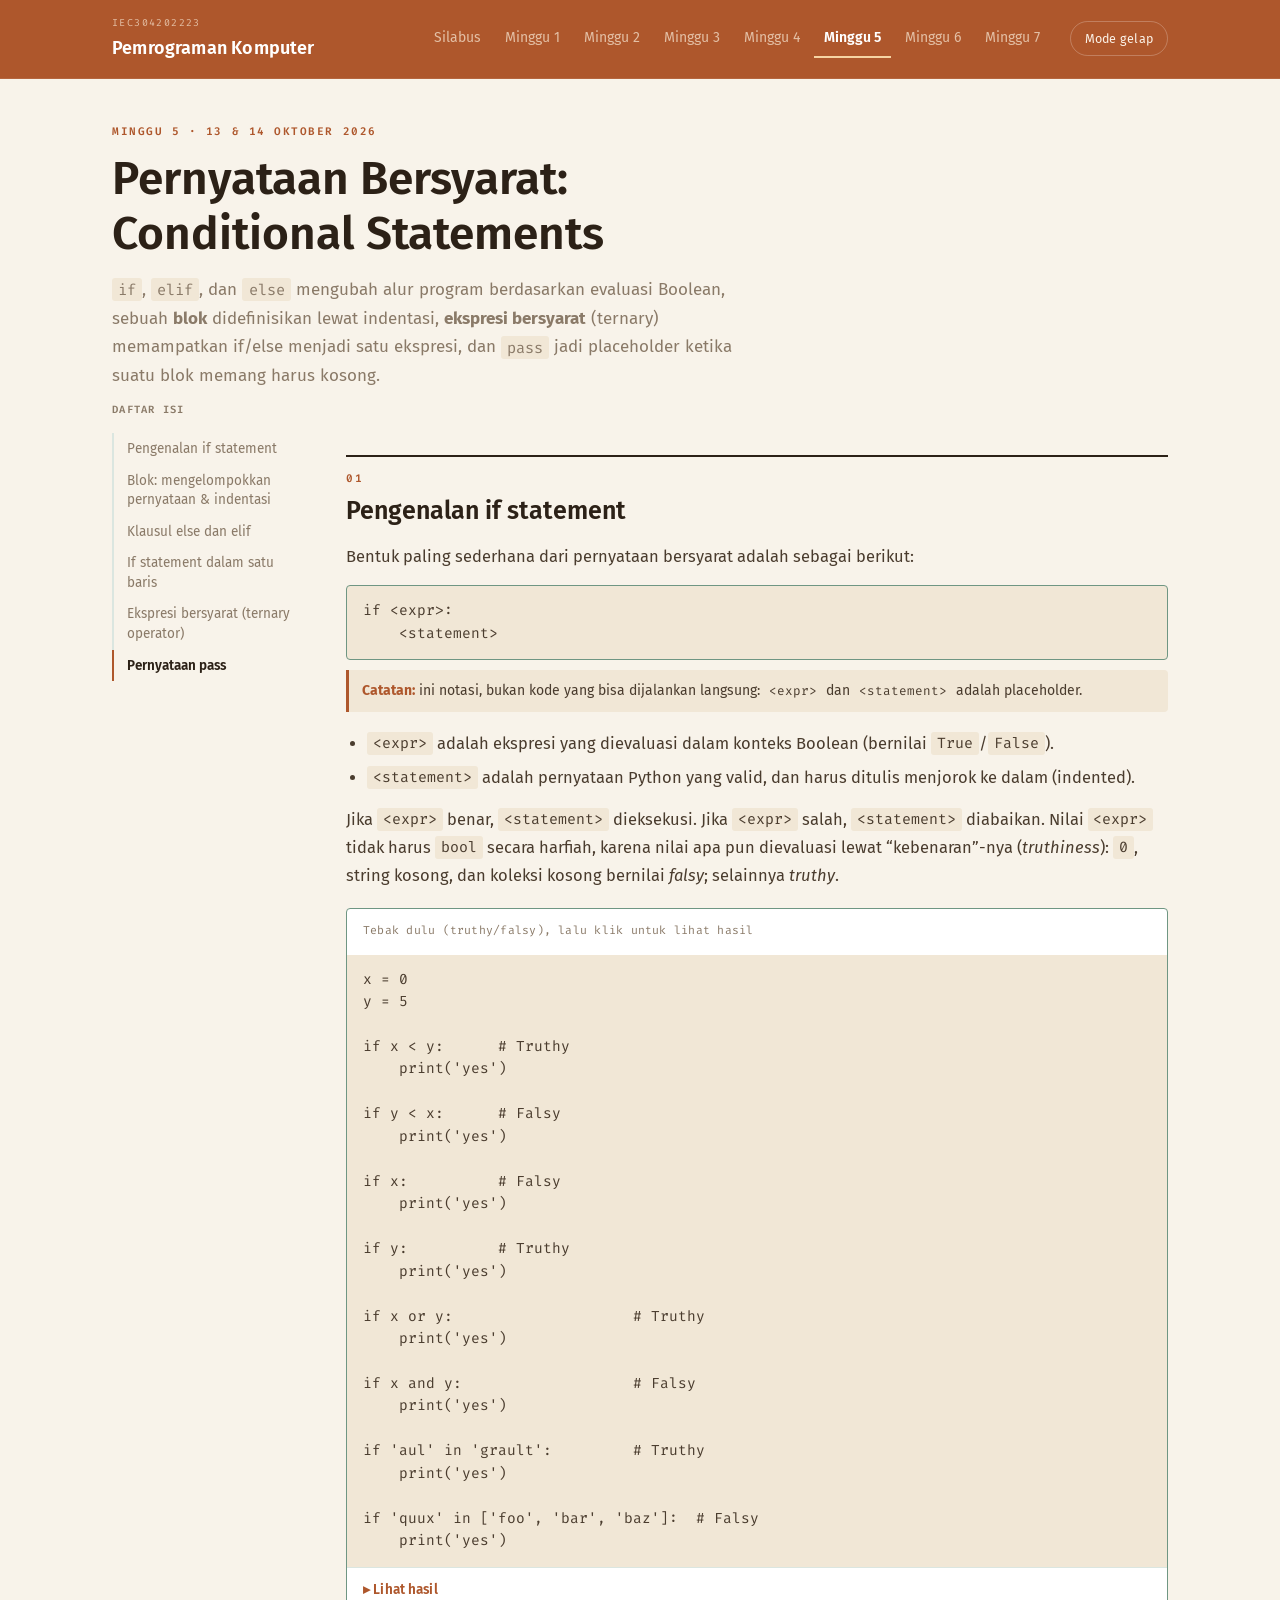
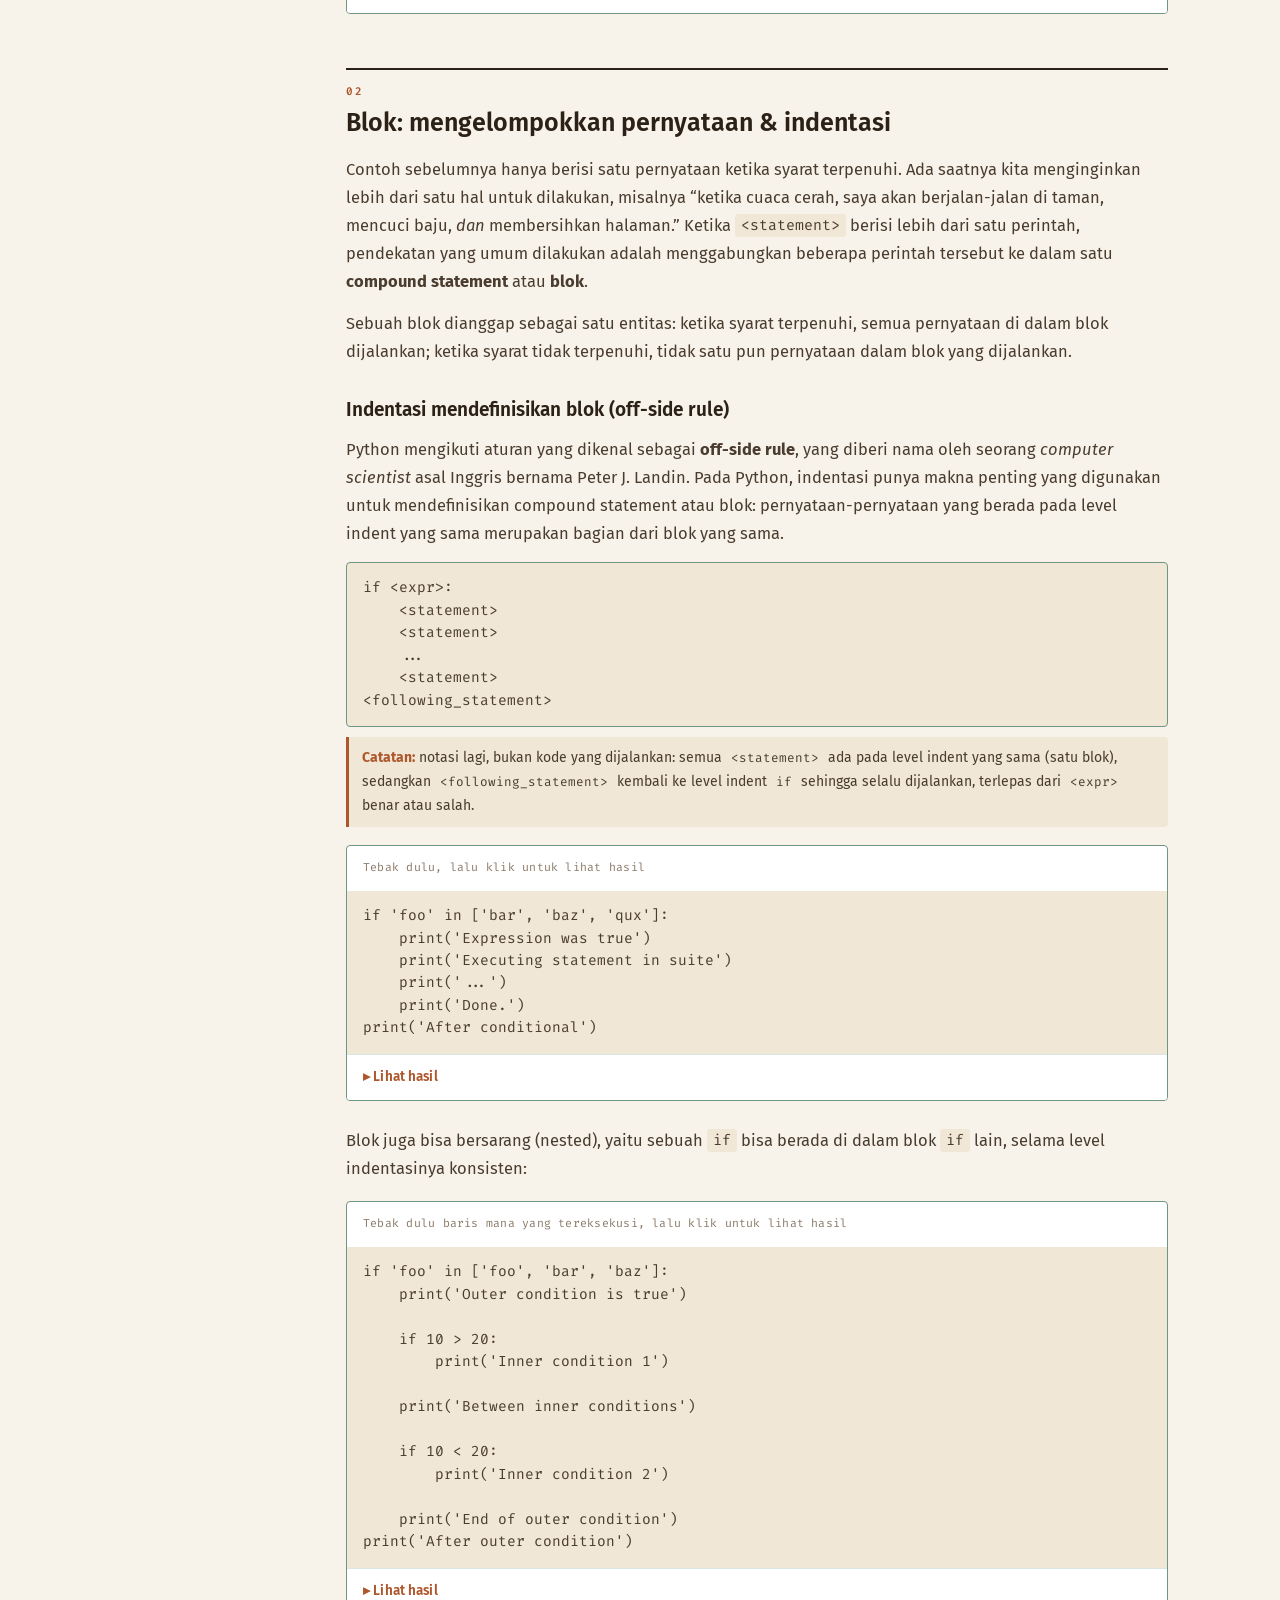
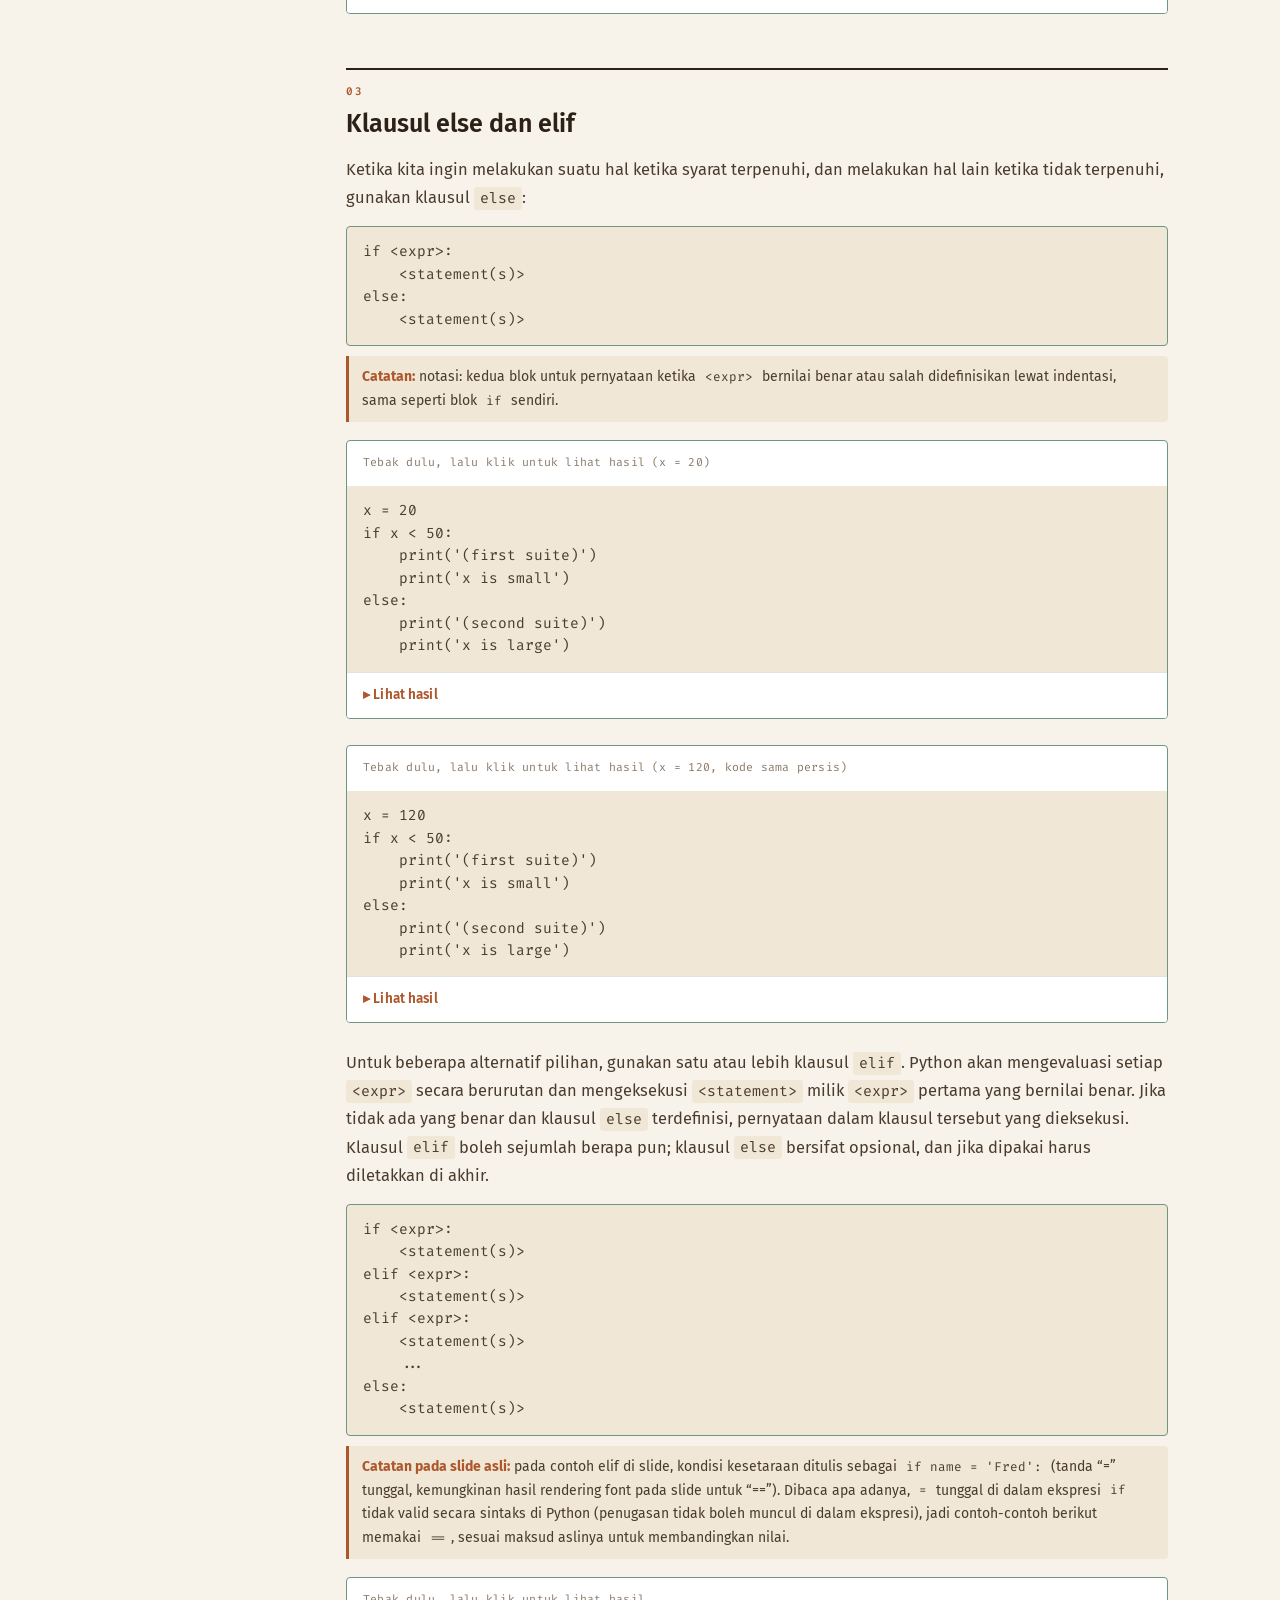
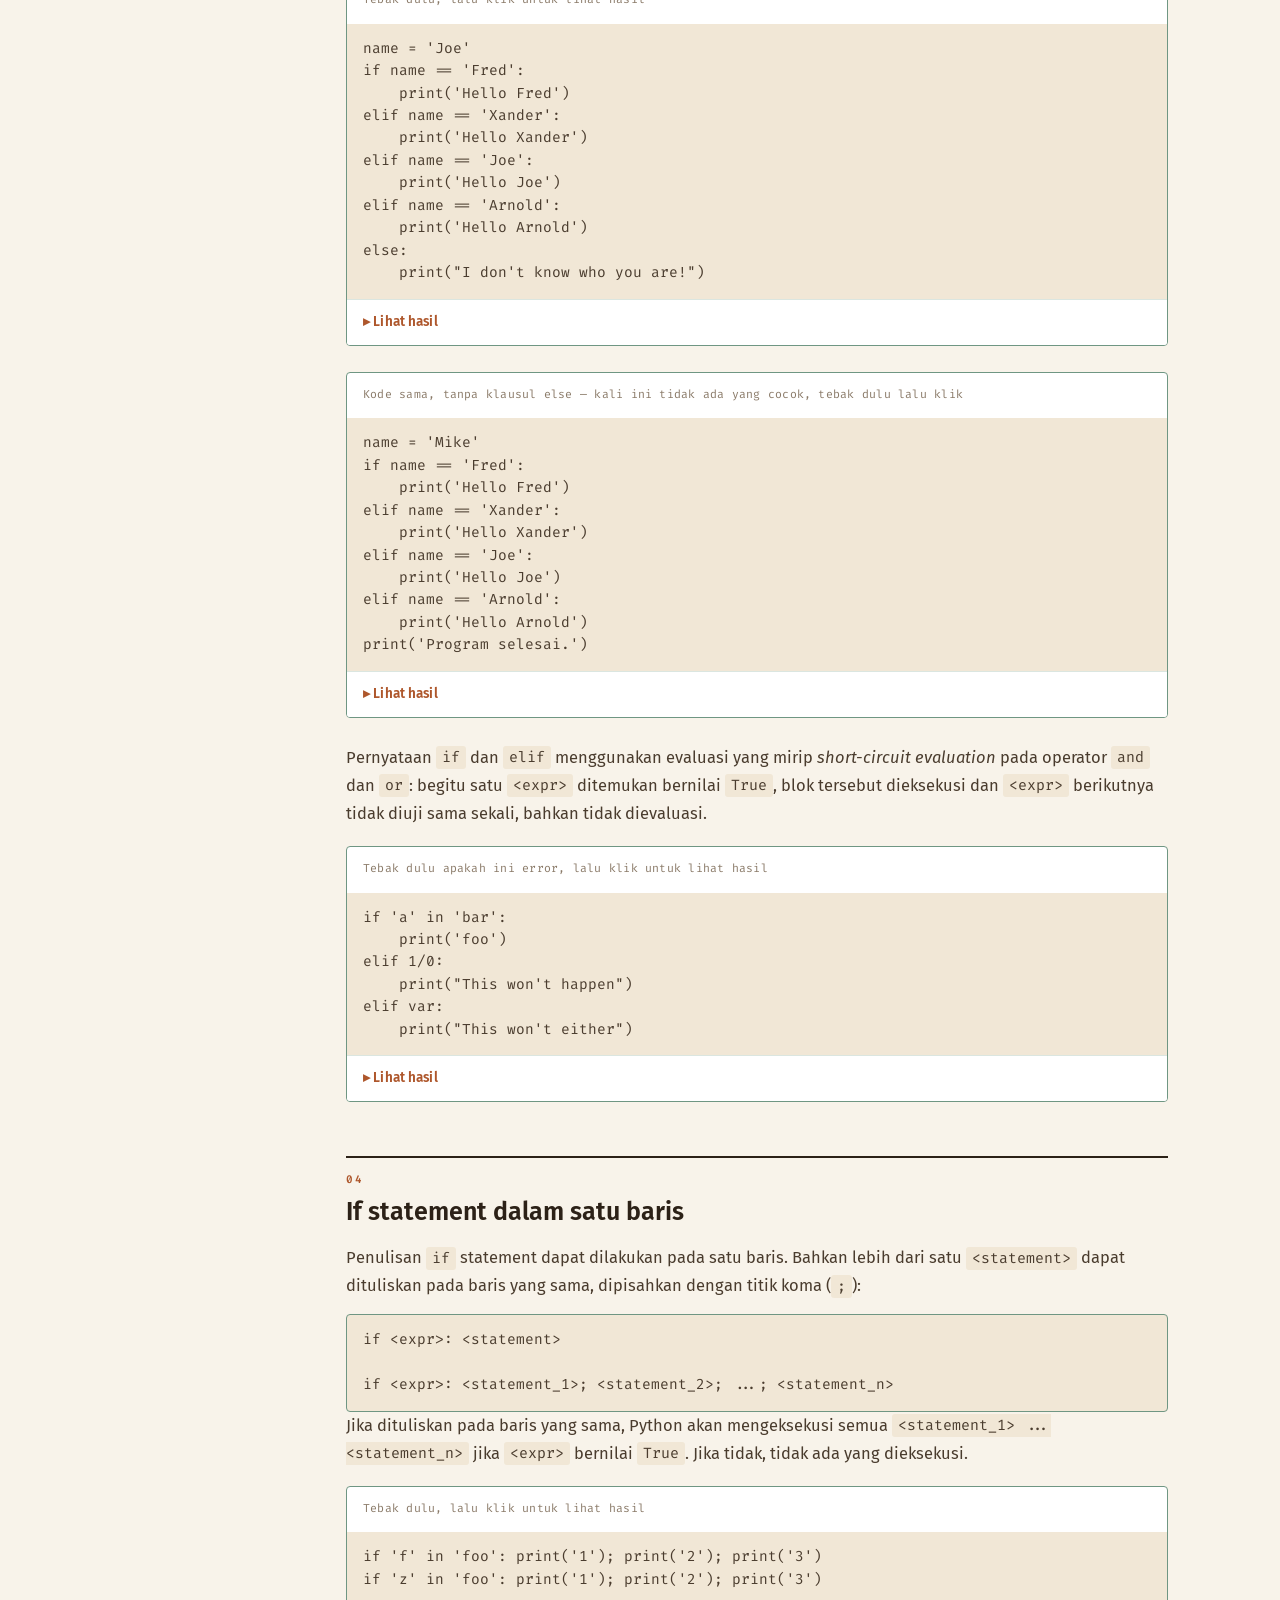
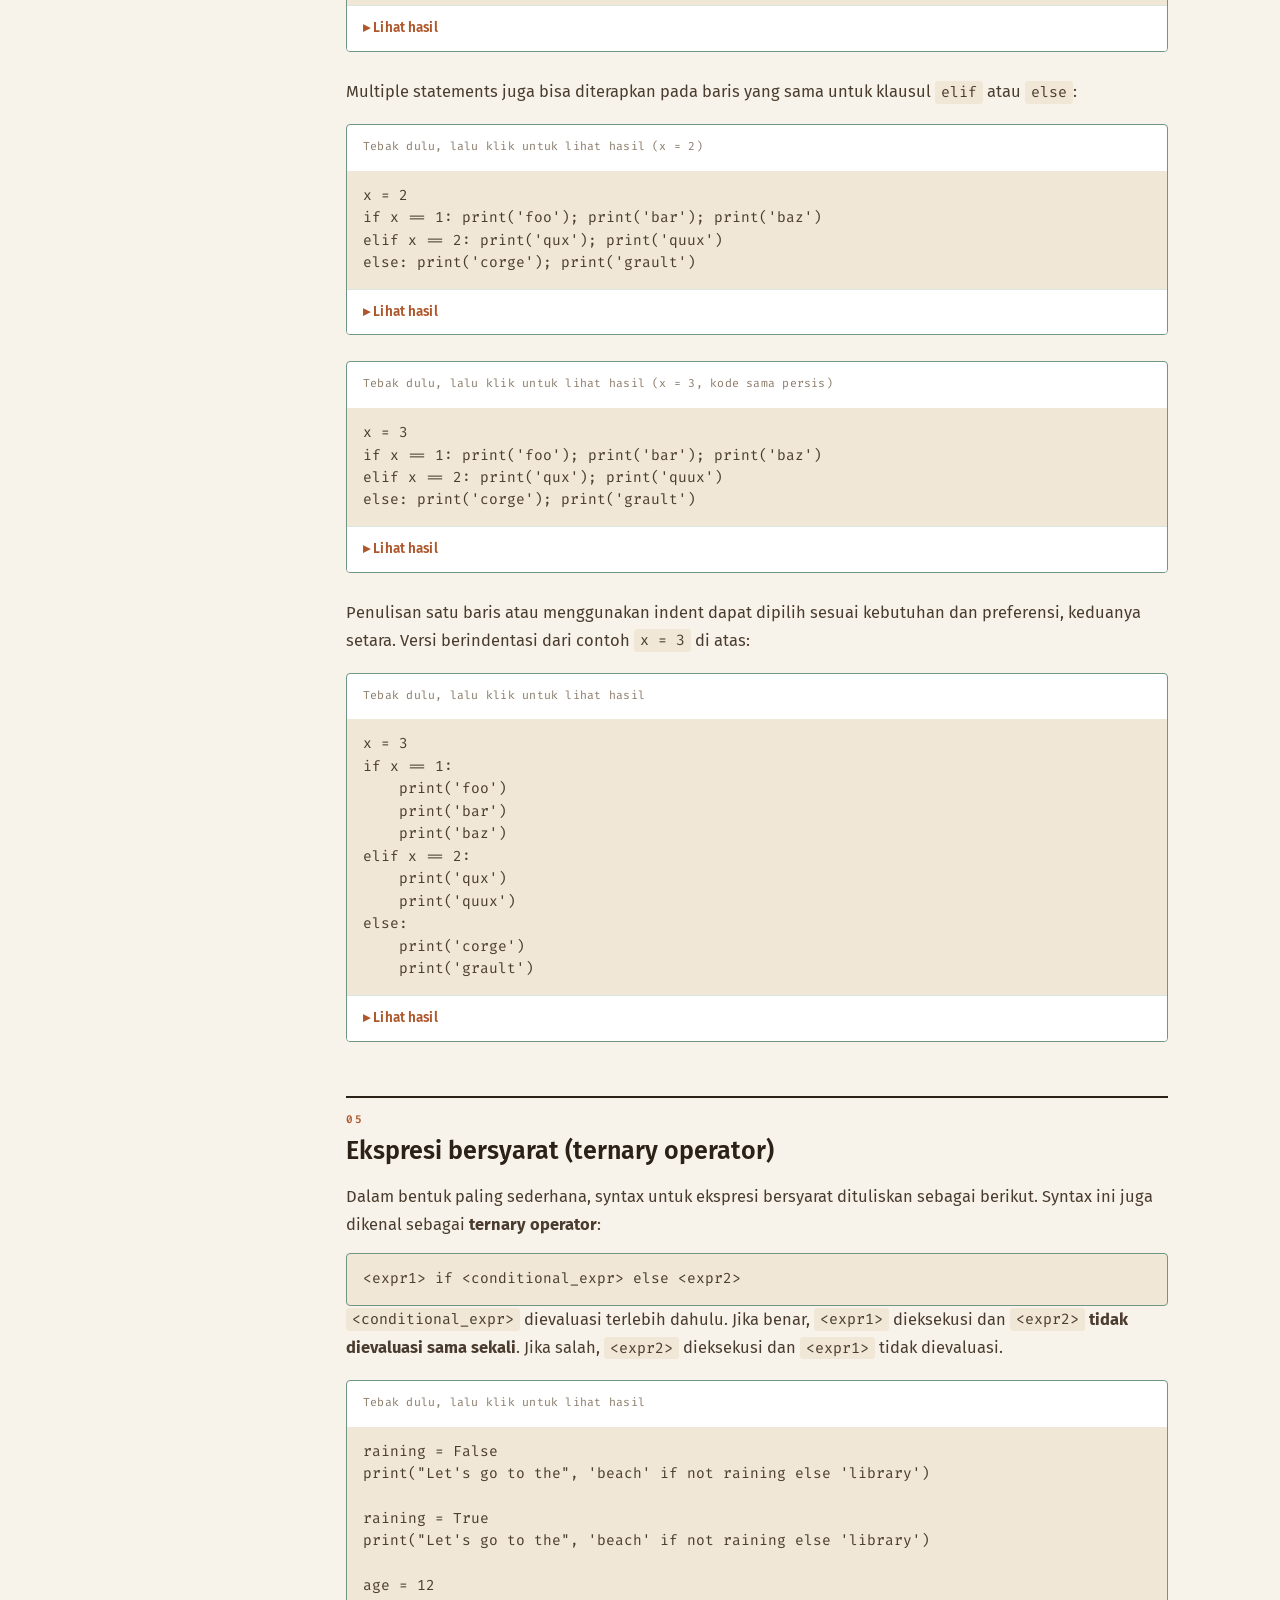
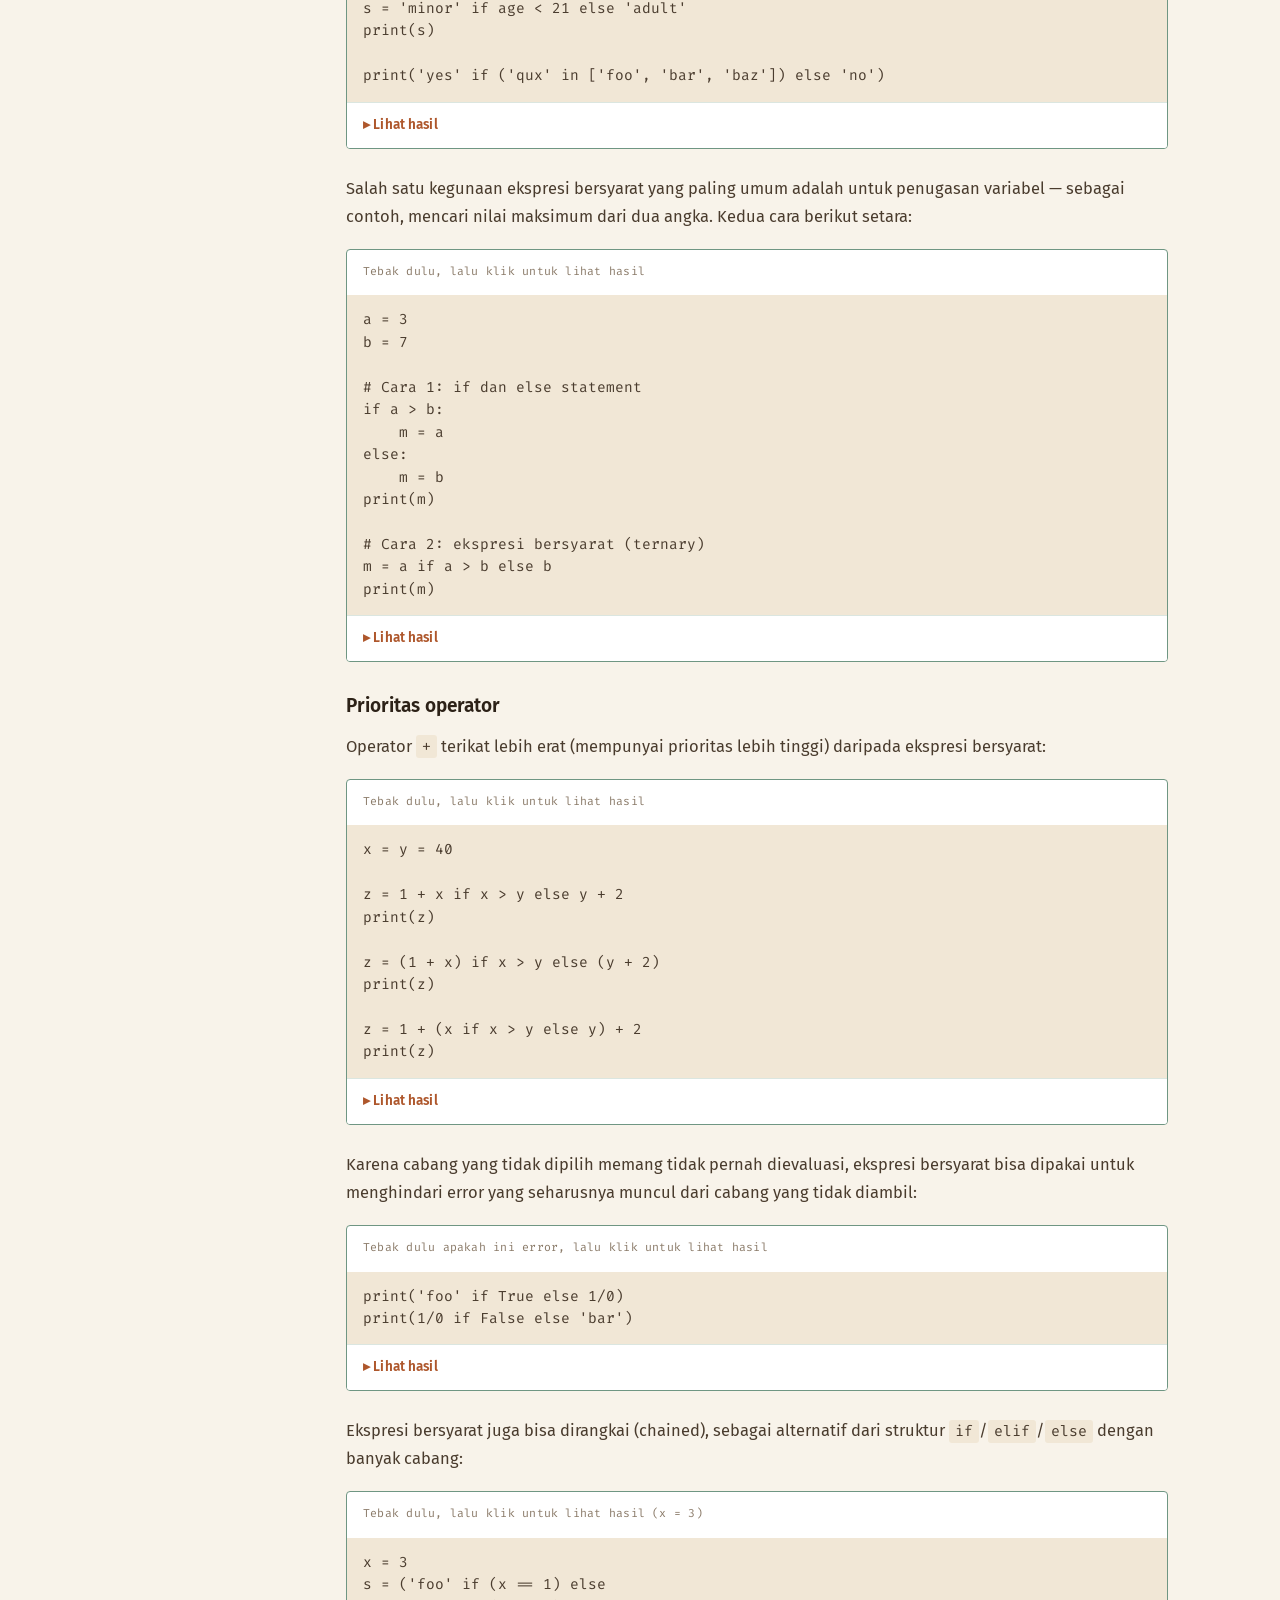
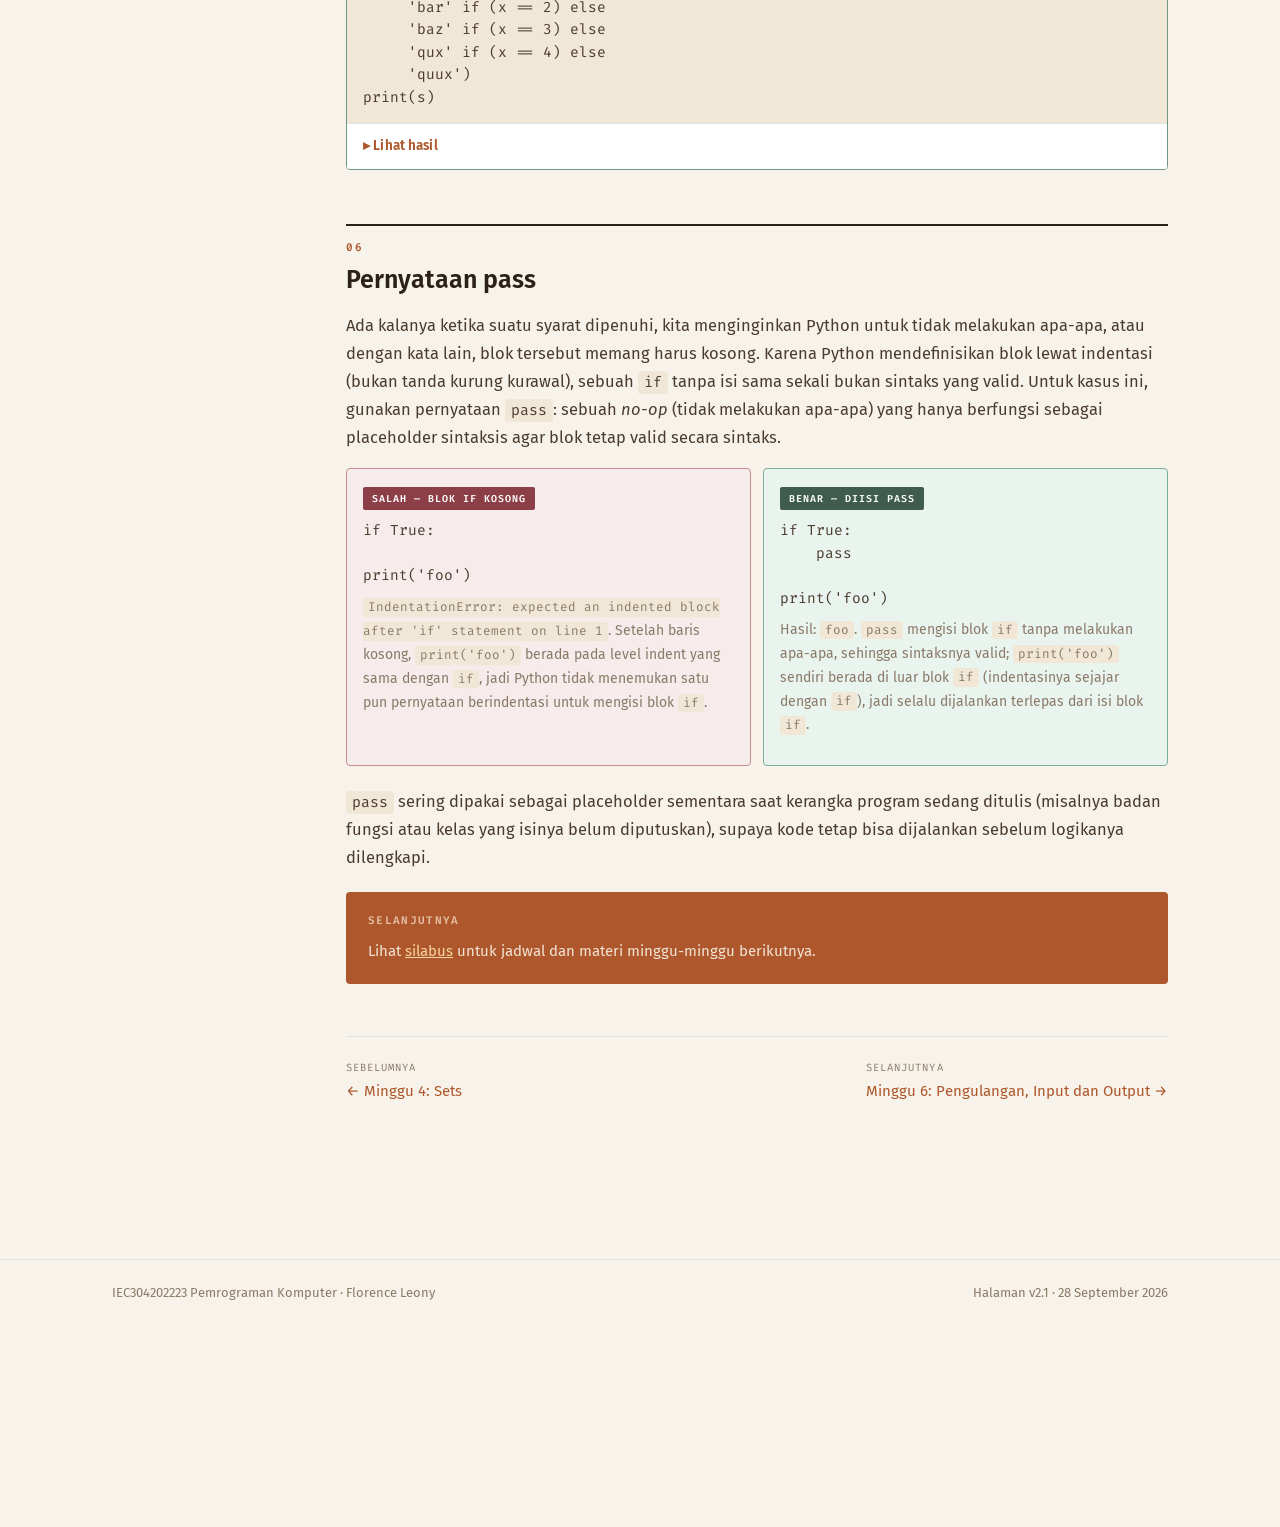
<file: week05.html>
<!--
  week05.html
  Version: 2.1
  Date: 2026-09-28
  Changes: v2.1 reduces em-dash usage in prose per Flo's request (18 of 21 em-dashes replaced with commas, periods, colons, semicolons, parentheses, or connector words as natural substitutes); no changes to code, reveal-output text, or HTML structure/classes; re-validated with check_pages.py (0 mismatches) and a tag-balance check (no mismatches).
  v2.0 applies the site's redesign: wraps the existing table
  of contents in a sticky left section rail ("aside class=sidenav")
  inside a new two-column ".cols"/".content" grid, matching the new
  assets/style.css v2.0 (see that file for the full visual-design
  changelog). No content or code changes; re-validated with
  check_pages.py after the change (0 mismatches).
  v1.0: First version. Covers the Conditional Statements deck (if/elif/
  else, blocks & indentation, the ternary conditional expression, and the
  pass statement), in Indonesian per the site's default. The deck's own
  code slides render comparison operators as a single "=" inside if/elif
  conditions (e.g. "if name = 'Fred':"); read literally that is a
  SyntaxError in Python (assignment is not allowed inside an expression),
  so this page uses "==" throughout those examples, with a note explaining
  the fix. All code examples below were executed for real in Python 3.11
  and cross-checked automatically against this file before publishing.
-->
<!DOCTYPE html>
<html lang="id">
<head>
<meta charset="UTF-8">
<meta name="viewport" content="width=device-width, initial-scale=1">
<title>Minggu 5: Conditional Statements &middot; Pemrograman Komputer</title>
<meta name="description" content="Pernyataan bersyarat if/elif/else, blok dan indentasi, penulisan if satu baris, ekspresi bersyarat (ternary operator), dan pernyataan pass.">
<link rel="stylesheet" href="assets/style.css">
</head>
<body>
<a class="skip-link" href="#konten">Langsung ke konten</a>

<header class="site-header">
  <div class="header-inner">
    <div class="brand">
      <span class="course-code">IEC304202223</span>
      <a href="index.html">Pemrograman Komputer</a>
    </div>
    <nav class="top-nav" aria-label="Navigasi utama">
      <a href="index.html">Silabus</a>
      <a href="week01.html">Minggu 1</a>
      <a href="week02.html">Minggu 2</a>
      <a href="week03.html">Minggu 3</a>
      <a href="week04.html">Minggu 4</a>
      <a href="week05.html" aria-current="page">Minggu 5</a>
      <a href="week06.html">Minggu 6</a>
      <a href="week07.html">Minggu 7</a>
    </nav>
    <button class="theme-toggle" type="button" aria-pressed="false">Mode gelap</button>
  </div>
</header>

<main id="konten">
  <div class="page-head">
    <p class="eyebrow">Minggu 5 &middot; 13 &amp; 14 Oktober 2026</p>
    <h1>Pernyataan Bersyarat: Conditional Statements</h1>
    <p class="subtitle"><code>if</code>, <code>elif</code>, dan <code>else</code> mengubah alur program berdasarkan evaluasi Boolean, sebuah <strong>blok</strong> didefinisikan lewat indentasi, <strong>ekspresi bersyarat</strong> (ternary) memampatkan if/else menjadi satu ekspresi, dan <code>pass</code> jadi placeholder ketika suatu blok memang harus kosong.</p>
  </div>

  <div class="cols">
  <aside class="sidenav">
  <nav class="toc" aria-label="Daftar isi">
    <p class="toc-title">Daftar isi</p>
    <ol>
      <li><a href="#if-statement">Pengenalan if statement</a></li>
      <li><a href="#blok">Blok: mengelompokkan pernyataan &amp; indentasi</a></li>
      <li><a href="#else-elif">Klausul else dan elif</a></li>
      <li><a href="#satu-baris">If statement dalam satu baris</a></li>
      <li><a href="#ekspresi-bersyarat">Ekspresi bersyarat (ternary operator)</a></li>
      <li><a href="#pass">Pernyataan pass</a></li>
    </ol>
  </nav>
  </aside>
  <div class="content">

  <h2 id="if-statement">Pengenalan if statement</h2>
  <p>Bentuk paling sederhana dari pernyataan bersyarat adalah sebagai berikut:</p>
  <pre><code>if &lt;expr&gt;:
    &lt;statement&gt;</code></pre>
  <div class="fixed-note"><strong>Catatan:</strong> ini notasi, bukan kode yang bisa dijalankan langsung: <code>&lt;expr&gt;</code> dan <code>&lt;statement&gt;</code> adalah placeholder.</div>
  <ul>
    <li><code>&lt;expr&gt;</code> adalah ekspresi yang dievaluasi dalam konteks Boolean (bernilai <code>True</code>/<code>False</code>).</li>
    <li><code>&lt;statement&gt;</code> adalah pernyataan Python yang valid, dan harus ditulis menjorok ke dalam (indented).</li>
  </ul>
  <p>Jika <code>&lt;expr&gt;</code> benar, <code>&lt;statement&gt;</code> dieksekusi. Jika <code>&lt;expr&gt;</code> salah, <code>&lt;statement&gt;</code> diabaikan. Nilai <code>&lt;expr&gt;</code> tidak harus <code>bool</code> secara harfiah, karena nilai apa pun dievaluasi lewat &ldquo;kebenaran&rdquo;-nya (<em>truthiness</em>): <code>0</code>, string kosong, dan koleksi kosong bernilai <em>falsy</em>; selainnya <em>truthy</em>.</p>
  <div class="snippet">
    <p class="snippet-label">Tebak dulu (truthy/falsy), lalu klik untuk lihat hasil</p>
    <pre><code>x = 0
y = 5

if x &lt; y:      # Truthy
    print('yes')

if y &lt; x:      # Falsy
    print('yes')

if x:          # Falsy
    print('yes')

if y:          # Truthy
    print('yes')

if x or y:                    # Truthy
    print('yes')

if x and y:                   # Falsy
    print('yes')

if 'aul' in 'grault':         # Truthy
    print('yes')

if 'quux' in ['foo', 'bar', 'baz']:  # Falsy
    print('yes')</code></pre>
    <details class="reveal">
      <summary class="reveal-btn">Lihat hasil</summary>
      <div class="reveal-output"><pre><code>yes
yes
yes
yes</code></pre></div>
      <p class="reveal-note">Empat baris <code>if</code> yang bernilai truthy: <code>x &lt; y</code> (<code>0 &lt; 5</code>), <code>y</code> (<code>5</code> bukan nol), <code>x or y</code> (hasilnya <code>5</code>, truthy), dan <code>'aul' in 'grault'</code> (substring ditemukan). Empat lainnya falsy dan tidak mencetak apa pun.</p>
    </details>
  </div>

  <h2 id="blok">Blok: mengelompokkan pernyataan &amp; indentasi</h2>
  <p>Contoh sebelumnya hanya berisi satu pernyataan ketika syarat terpenuhi. Ada saatnya kita menginginkan lebih dari satu hal untuk dilakukan, misalnya &ldquo;ketika cuaca cerah, saya akan berjalan-jalan di taman, mencuci baju, <em>dan</em> membersihkan halaman.&rdquo; Ketika <code>&lt;statement&gt;</code> berisi lebih dari satu perintah, pendekatan yang umum dilakukan adalah menggabungkan beberapa perintah tersebut ke dalam satu <strong>compound statement</strong> atau <strong>blok</strong>.</p>
  <p>Sebuah blok dianggap sebagai satu entitas: ketika syarat terpenuhi, semua pernyataan di dalam blok dijalankan; ketika syarat tidak terpenuhi, tidak satu pun pernyataan dalam blok yang dijalankan.</p>

  <h3>Indentasi mendefinisikan blok (off-side rule)</h3>
  <p>Python mengikuti aturan yang dikenal sebagai <strong>off-side rule</strong>, yang diberi nama oleh seorang <em>computer scientist</em> asal Inggris bernama Peter J. Landin. Pada Python, indentasi punya makna penting yang digunakan untuk mendefinisikan compound statement atau blok: pernyataan-pernyataan yang berada pada level indent yang sama merupakan bagian dari blok yang sama.</p>
  <pre><code>if &lt;expr&gt;:
    &lt;statement&gt;
    &lt;statement&gt;
    ...
    &lt;statement&gt;
&lt;following_statement&gt;</code></pre>
  <div class="fixed-note"><strong>Catatan:</strong> notasi lagi, bukan kode yang dijalankan: semua <code>&lt;statement&gt;</code> ada pada level indent yang sama (satu blok), sedangkan <code>&lt;following_statement&gt;</code> kembali ke level indent <code>if</code> sehingga selalu dijalankan, terlepas dari <code>&lt;expr&gt;</code> benar atau salah.</div>
  <div class="snippet">
    <p class="snippet-label">Tebak dulu, lalu klik untuk lihat hasil</p>
    <pre><code>if 'foo' in ['bar', 'baz', 'qux']:
    print('Expression was true')
    print('Executing statement in suite')
    print('...')
    print('Done.')
print('After conditional')</code></pre>
    <details class="reveal">
      <summary class="reveal-btn">Lihat hasil</summary>
      <div class="reveal-output"><pre><code>After conditional</code></pre></div>
      <p class="reveal-note"><code>'foo' in ['bar', 'baz', 'qux']</code> bernilai <code>False</code>, jadi seluruh blok berindentasi dilewati. <code>print('After conditional')</code> tetap dijalankan karena indentasinya sejajar dengan <code>if</code>, bukan bagian dari bloknya.</p>
    </details>
  </div>
  <p>Blok juga bisa bersarang (nested), yaitu sebuah <code>if</code> bisa berada di dalam blok <code>if</code> lain, selama level indentasinya konsisten:</p>
  <div class="snippet">
    <p class="snippet-label">Tebak dulu baris mana yang tereksekusi, lalu klik untuk lihat hasil</p>
    <pre><code>if 'foo' in ['foo', 'bar', 'baz']:
    print('Outer condition is true')

    if 10 &gt; 20:
        print('Inner condition 1')

    print('Between inner conditions')

    if 10 &lt; 20:
        print('Inner condition 2')

    print('End of outer condition')
print('After outer condition')</code></pre>
    <details class="reveal">
      <summary class="reveal-btn">Lihat hasil</summary>
      <div class="reveal-output"><pre><code>Outer condition is true
Between inner conditions
Inner condition 2
End of outer condition
After outer condition</code></pre></div>
      <p class="reveal-note"><code>print('Inner condition 1')</code> satu-satunya baris yang dilewati, karena <code>10 &gt; 20</code> salah. Baris-baris lain berada di blok yang syaratnya terpenuhi (blok <code>if</code> luar) atau di luar blok mana pun (<code>print('After outer condition')</code>).</p>
    </details>
  </div>

  <h2 id="else-elif">Klausul else dan elif</h2>
  <p>Ketika kita ingin melakukan suatu hal ketika syarat terpenuhi, dan melakukan hal lain ketika tidak terpenuhi, gunakan klausul <code>else</code>:</p>
  <pre><code>if &lt;expr&gt;:
    &lt;statement(s)&gt;
else:
    &lt;statement(s)&gt;</code></pre>
  <div class="fixed-note"><strong>Catatan:</strong> notasi: kedua blok untuk pernyataan ketika <code>&lt;expr&gt;</code> bernilai benar atau salah didefinisikan lewat indentasi, sama seperti blok <code>if</code> sendiri.</div>
  <div class="snippet">
    <p class="snippet-label">Tebak dulu, lalu klik untuk lihat hasil (x = 20)</p>
    <pre><code>x = 20
if x &lt; 50:
    print('(first suite)')
    print('x is small')
else:
    print('(second suite)')
    print('x is large')</code></pre>
    <details class="reveal">
      <summary class="reveal-btn">Lihat hasil</summary>
      <div class="reveal-output"><pre><code>(first suite)
x is small</code></pre></div>
    </details>
  </div>
  <div class="snippet">
    <p class="snippet-label">Tebak dulu, lalu klik untuk lihat hasil (x = 120, kode sama persis)</p>
    <pre><code>x = 120
if x &lt; 50:
    print('(first suite)')
    print('x is small')
else:
    print('(second suite)')
    print('x is large')</code></pre>
    <details class="reveal">
      <summary class="reveal-btn">Lihat hasil</summary>
      <div class="reveal-output"><pre><code>(second suite)
x is large</code></pre></div>
    </details>
  </div>

  <p>Untuk beberapa alternatif pilihan, gunakan satu atau lebih klausul <code>elif</code>. Python akan mengevaluasi setiap <code>&lt;expr&gt;</code> secara berurutan dan mengeksekusi <code>&lt;statement&gt;</code> milik <code>&lt;expr&gt;</code> pertama yang bernilai benar. Jika tidak ada yang benar dan klausul <code>else</code> terdefinisi, pernyataan dalam klausul tersebut yang dieksekusi. Klausul <code>elif</code> boleh sejumlah berapa pun; klausul <code>else</code> bersifat opsional, dan jika dipakai harus diletakkan di akhir.</p>
  <pre><code>if &lt;expr&gt;:
    &lt;statement(s)&gt;
elif &lt;expr&gt;:
    &lt;statement(s)&gt;
elif &lt;expr&gt;:
    &lt;statement(s)&gt;
    ...
else:
    &lt;statement(s)&gt;</code></pre>
  <div class="fixed-note"><strong>Catatan pada slide asli:</strong> pada contoh elif di slide, kondisi kesetaraan ditulis sebagai <code>if name = 'Fred':</code> (tanda &ldquo;=&rdquo; tunggal, kemungkinan hasil rendering font pada slide untuk &ldquo;==&rdquo;). Dibaca apa adanya, <code>=</code> tunggal di dalam ekspresi <code>if</code> tidak valid secara sintaks di Python (penugasan tidak boleh muncul di dalam ekspresi), jadi contoh-contoh berikut memakai <code>==</code>, sesuai maksud aslinya untuk membandingkan nilai.</div>
  <div class="snippet">
    <p class="snippet-label">Tebak dulu, lalu klik untuk lihat hasil</p>
    <pre><code>name = 'Joe'
if name == 'Fred':
    print('Hello Fred')
elif name == 'Xander':
    print('Hello Xander')
elif name == 'Joe':
    print('Hello Joe')
elif name == 'Arnold':
    print('Hello Arnold')
else:
    print("I don't know who you are!")</code></pre>
    <details class="reveal">
      <summary class="reveal-btn">Lihat hasil</summary>
      <div class="reveal-output"><pre><code>Hello Joe</code></pre></div>
      <p class="reveal-note">Python berhenti pada klausul <code>elif</code> pertama yang benar (<code>name == 'Joe'</code>) dan tidak lagi menguji sisanya.</p>
    </details>
  </div>
  <div class="snippet">
    <p class="snippet-label">Kode sama, tanpa klausul else &mdash; kali ini tidak ada yang cocok, tebak dulu lalu klik</p>
    <pre><code>name = 'Mike'
if name == 'Fred':
    print('Hello Fred')
elif name == 'Xander':
    print('Hello Xander')
elif name == 'Joe':
    print('Hello Joe')
elif name == 'Arnold':
    print('Hello Arnold')
print('Program selesai.')</code></pre>
    <details class="reveal">
      <summary class="reveal-btn">Lihat hasil</summary>
      <div class="reveal-output"><pre><code>Program selesai.</code></pre></div>
      <p class="reveal-note">Ketika klausul <code>else</code> tidak diikutkan dan semua kondisi bernilai salah, tidak ada blok <code>if</code>/<code>elif</code> yang dieksekusi. Program cukup melanjutkan ke pernyataan berikutnya.</p>
    </details>
  </div>

  <p>Pernyataan <code>if</code> dan <code>elif</code> menggunakan evaluasi yang mirip <em>short-circuit evaluation</em> pada operator <code>and</code> dan <code>or</code>: begitu satu <code>&lt;expr&gt;</code> ditemukan bernilai <code>True</code>, blok tersebut dieksekusi dan <code>&lt;expr&gt;</code> berikutnya tidak diuji sama sekali, bahkan tidak dievaluasi.</p>
  <div class="snippet">
    <p class="snippet-label">Tebak dulu apakah ini error, lalu klik untuk lihat hasil</p>
    <pre><code>if 'a' in 'bar':
    print('foo')
elif 1/0:
    print("This won't happen")
elif var:
    print("This won't either")</code></pre>
    <details class="reveal">
      <summary class="reveal-btn">Lihat hasil</summary>
      <div class="reveal-output"><pre><code>foo</code></pre></div>
      <p class="reveal-note">Tidak error, walau <code>1/0</code> dan variabel <code>var</code> yang tidak pernah didefinisikan muncul di baris berikutnya. Karena <code>'a' in 'bar'</code> sudah benar, klausul <code>elif 1/0:</code> dan <code>elif var:</code> tidak pernah dievaluasi; kalau saja dievaluasi, baris pertama akan melempar <code>ZeroDivisionError</code>.</p>
    </details>
  </div>

  <h2 id="satu-baris">If statement dalam satu baris</h2>
  <p>Penulisan <code>if</code> statement dapat dilakukan pada satu baris. Bahkan lebih dari satu <code>&lt;statement&gt;</code> dapat dituliskan pada baris yang sama, dipisahkan dengan titik koma (<code>;</code>):</p>
  <pre><code>if &lt;expr&gt;: &lt;statement&gt;

if &lt;expr&gt;: &lt;statement_1&gt;; &lt;statement_2&gt;; ...; &lt;statement_n&gt;</code></pre>
  <p>Jika dituliskan pada baris yang sama, Python akan mengeksekusi semua <code>&lt;statement_1&gt; ... &lt;statement_n&gt;</code> jika <code>&lt;expr&gt;</code> bernilai <code>True</code>. Jika tidak, tidak ada yang dieksekusi.</p>
  <div class="snippet">
    <p class="snippet-label">Tebak dulu, lalu klik untuk lihat hasil</p>
    <pre><code>if 'f' in 'foo': print('1'); print('2'); print('3')
if 'z' in 'foo': print('1'); print('2'); print('3')</code></pre>
    <details class="reveal">
      <summary class="reveal-btn">Lihat hasil</summary>
      <div class="reveal-output"><pre><code>1
2
3</code></pre></div>
      <p class="reveal-note">Baris kedua tidak mencetak apa pun karena <code>'z' in 'foo'</code> salah.</p>
    </details>
  </div>
  <p>Multiple statements juga bisa diterapkan pada baris yang sama untuk klausul <code>elif</code> atau <code>else</code>:</p>
  <div class="snippet">
    <p class="snippet-label">Tebak dulu, lalu klik untuk lihat hasil (x = 2)</p>
    <pre><code>x = 2
if x == 1: print('foo'); print('bar'); print('baz')
elif x == 2: print('qux'); print('quux')
else: print('corge'); print('grault')</code></pre>
    <details class="reveal">
      <summary class="reveal-btn">Lihat hasil</summary>
      <div class="reveal-output"><pre><code>qux
quux</code></pre></div>
    </details>
  </div>
  <div class="snippet">
    <p class="snippet-label">Tebak dulu, lalu klik untuk lihat hasil (x = 3, kode sama persis)</p>
    <pre><code>x = 3
if x == 1: print('foo'); print('bar'); print('baz')
elif x == 2: print('qux'); print('quux')
else: print('corge'); print('grault')</code></pre>
    <details class="reveal">
      <summary class="reveal-btn">Lihat hasil</summary>
      <div class="reveal-output"><pre><code>corge
grault</code></pre></div>
    </details>
  </div>
  <p>Penulisan satu baris atau menggunakan indent dapat dipilih sesuai kebutuhan dan preferensi, keduanya setara. Versi berindentasi dari contoh <code>x = 3</code> di atas:</p>
  <div class="snippet">
    <p class="snippet-label">Tebak dulu, lalu klik untuk lihat hasil</p>
    <pre><code>x = 3
if x == 1:
    print('foo')
    print('bar')
    print('baz')
elif x == 2:
    print('qux')
    print('quux')
else:
    print('corge')
    print('grault')</code></pre>
    <details class="reveal">
      <summary class="reveal-btn">Lihat hasil</summary>
      <div class="reveal-output"><pre><code>corge
grault</code></pre></div>
      <p class="reveal-note">Hasil identik dengan versi satu baris di atas, hanya gaya penulisan yang berbeda.</p>
    </details>
  </div>

  <h2 id="ekspresi-bersyarat">Ekspresi bersyarat (ternary operator)</h2>
  <p>Dalam bentuk paling sederhana, syntax untuk ekspresi bersyarat dituliskan sebagai berikut. Syntax ini juga dikenal sebagai <strong>ternary operator</strong>:</p>
  <pre><code>&lt;expr1&gt; if &lt;conditional_expr&gt; else &lt;expr2&gt;</code></pre>
  <p><code>&lt;conditional_expr&gt;</code> dievaluasi terlebih dahulu. Jika benar, <code>&lt;expr1&gt;</code> dieksekusi dan <code>&lt;expr2&gt;</code> <strong>tidak dievaluasi sama sekali</strong>. Jika salah, <code>&lt;expr2&gt;</code> dieksekusi dan <code>&lt;expr1&gt;</code> tidak dievaluasi.</p>
  <div class="snippet">
    <p class="snippet-label">Tebak dulu, lalu klik untuk lihat hasil</p>
    <pre><code>raining = False
print("Let's go to the", 'beach' if not raining else 'library')

raining = True
print("Let's go to the", 'beach' if not raining else 'library')

age = 12
s = 'minor' if age &lt; 21 else 'adult'
print(s)

print('yes' if ('qux' in ['foo', 'bar', 'baz']) else 'no')</code></pre>
    <details class="reveal">
      <summary class="reveal-btn">Lihat hasil</summary>
      <div class="reveal-output"><pre><code>Let's go to the beach
Let's go to the library
minor
no</code></pre></div>
    </details>
  </div>

  <p>Salah satu kegunaan ekspresi bersyarat yang paling umum adalah untuk penugasan variabel &mdash; sebagai contoh, mencari nilai maksimum dari dua angka. Kedua cara berikut setara:</p>
  <div class="snippet">
    <p class="snippet-label">Tebak dulu, lalu klik untuk lihat hasil</p>
    <pre><code>a = 3
b = 7

# Cara 1: if dan else statement
if a &gt; b:
    m = a
else:
    m = b
print(m)

# Cara 2: ekspresi bersyarat (ternary)
m = a if a &gt; b else b
print(m)</code></pre>
    <details class="reveal">
      <summary class="reveal-btn">Lihat hasil</summary>
      <div class="reveal-output"><pre><code>7
7</code></pre></div>
    </details>
  </div>

  <h3>Prioritas operator</h3>
  <p>Operator <code>+</code> terikat lebih erat (mempunyai prioritas lebih tinggi) daripada ekspresi bersyarat:</p>
  <div class="snippet">
    <p class="snippet-label">Tebak dulu, lalu klik untuk lihat hasil</p>
    <pre><code>x = y = 40

z = 1 + x if x &gt; y else y + 2
print(z)

z = (1 + x) if x &gt; y else (y + 2)
print(z)

z = 1 + (x if x &gt; y else y) + 2
print(z)</code></pre>
    <details class="reveal">
      <summary class="reveal-btn">Lihat hasil</summary>
      <div class="reveal-output"><pre><code>42
42
43</code></pre></div>
      <p class="reveal-note"><code>x &gt; y</code> salah (keduanya 40), jadi dua baris pertama sama-sama mengevaluasi <code>y + 2 = 42</code>: <code>1 + x if x &gt; y else y + 2</code> otomatis terikat sebagai <code>(1 + x) if (x &gt; y) else (y + 2)</code>, persis seperti versi yang diberi tanda kurung eksplisit. Baris ketiga sengaja mengurung ekspresi bersyaratnya lebih dulu (<code>x if x &gt; y else y</code>, hasilnya <code>y</code> yaitu <code>40</code>) sehingga <code>1 + 40 + 2 = 43</code>.</p>
    </details>
  </div>

  <p>Karena cabang yang tidak dipilih memang tidak pernah dievaluasi, ekspresi bersyarat bisa dipakai untuk menghindari error yang seharusnya muncul dari cabang yang tidak diambil:</p>
  <div class="snippet">
    <p class="snippet-label">Tebak dulu apakah ini error, lalu klik untuk lihat hasil</p>
    <pre><code>print('foo' if True else 1/0)
print(1/0 if False else 'bar')</code></pre>
    <details class="reveal">
      <summary class="reveal-btn">Lihat hasil</summary>
      <div class="reveal-output"><pre><code>foo
bar</code></pre></div>
      <p class="reveal-note">Tidak ada <code>ZeroDivisionError</code> sama sekali: pada baris pertama <code>1/0</code> berada di cabang <code>else</code> yang tidak diambil, dan pada baris kedua <code>1/0</code> berada di cabang <code>if</code> yang juga tidak diambil.</p>
    </details>
  </div>

  <p>Ekspresi bersyarat juga bisa dirangkai (chained), sebagai alternatif dari struktur <code>if</code>/<code>elif</code>/<code>else</code> dengan banyak cabang:</p>
  <div class="snippet">
    <p class="snippet-label">Tebak dulu, lalu klik untuk lihat hasil (x = 3)</p>
    <pre><code>x = 3
s = ('foo' if (x == 1) else
     'bar' if (x == 2) else
     'baz' if (x == 3) else
     'qux' if (x == 4) else
     'quux')
print(s)</code></pre>
    <details class="reveal">
      <summary class="reveal-btn">Lihat hasil</summary>
      <div class="reveal-output"><pre><code>baz</code></pre></div>
      <p class="reveal-note">Sama seperti klausul <code>elif</code>, evaluasi berhenti begitu satu cabang cocok (<code>x == 3</code>) dan cabang setelahnya tidak diuji.</p>
    </details>
  </div>

  <h2 id="pass">Pernyataan pass</h2>
  <p>Ada kalanya ketika suatu syarat dipenuhi, kita menginginkan Python untuk tidak melakukan apa-apa, atau dengan kata lain, blok tersebut memang harus kosong. Karena Python mendefinisikan blok lewat indentasi (bukan tanda kurung kurawal), sebuah <code>if</code> tanpa isi sama sekali bukan sintaks yang valid. Untuk kasus ini, gunakan pernyataan <code>pass</code>: sebuah <em>no-op</em> (tidak melakukan apa-apa) yang hanya berfungsi sebagai placeholder sintaksis agar blok tetap valid secara sintaks.</p>
  <div class="compare-grid">
    <div class="compare-col no">
      <span class="tag">Salah &mdash; blok if kosong</span>
      <pre><code>if True:

print('foo')</code></pre>
      <p class="reveal-note"><code>IndentationError: expected an indented block after 'if' statement on line 1</code>. Setelah baris kosong, <code>print('foo')</code> berada pada level indent yang sama dengan <code>if</code>, jadi Python tidak menemukan satu pun pernyataan berindentasi untuk mengisi blok <code>if</code>.</p>
    </div>
    <div class="compare-col yes">
      <span class="tag">Benar &mdash; diisi pass</span>
      <pre><code>if True:
    pass

print('foo')</code></pre>
      <p class="reveal-note">Hasil: <code>foo</code>. <code>pass</code> mengisi blok <code>if</code> tanpa melakukan apa-apa, sehingga sintaksnya valid; <code>print('foo')</code> sendiri berada di luar blok <code>if</code> (indentasinya sejajar dengan <code>if</code>), jadi selalu dijalankan terlepas dari isi blok <code>if</code>.</p>
    </div>
  </div>
  <p><code>pass</code> sering dipakai sebagai placeholder sementara saat kerangka program sedang ditulis (misalnya badan fungsi atau kelas yang isinya belum diputuskan), supaya kode tetap bisa dijalankan sebelum logikanya dilengkapi.</p>

  <div class="callout">
    <p class="callout-title">Selanjutnya</p>
    <p>Lihat <a href="index.html">silabus</a> untuk jadwal dan materi minggu-minggu berikutnya.</p>
  </div>

  <div class="prevnext">
    <a href="week04.html"><span class="dir">Sebelumnya</span>&larr; Minggu 4: Sets</a>
    <a href="week06.html"><span class="dir">Selanjutnya</span>Minggu 6: Pengulangan, Input dan Output &rarr;</a>
  </div>
  </div>
  </div>
</main>

<footer class="page-footer">
  <div class="footer-inner">
    <span>IEC304202223 Pemrograman Komputer &middot; Florence Leony</span>
    <span>Halaman v2.1 &middot; 28 September 2026</span>
  </div>
</footer>

<script src="assets/script.js"></script>
</body>
</html>
</file>
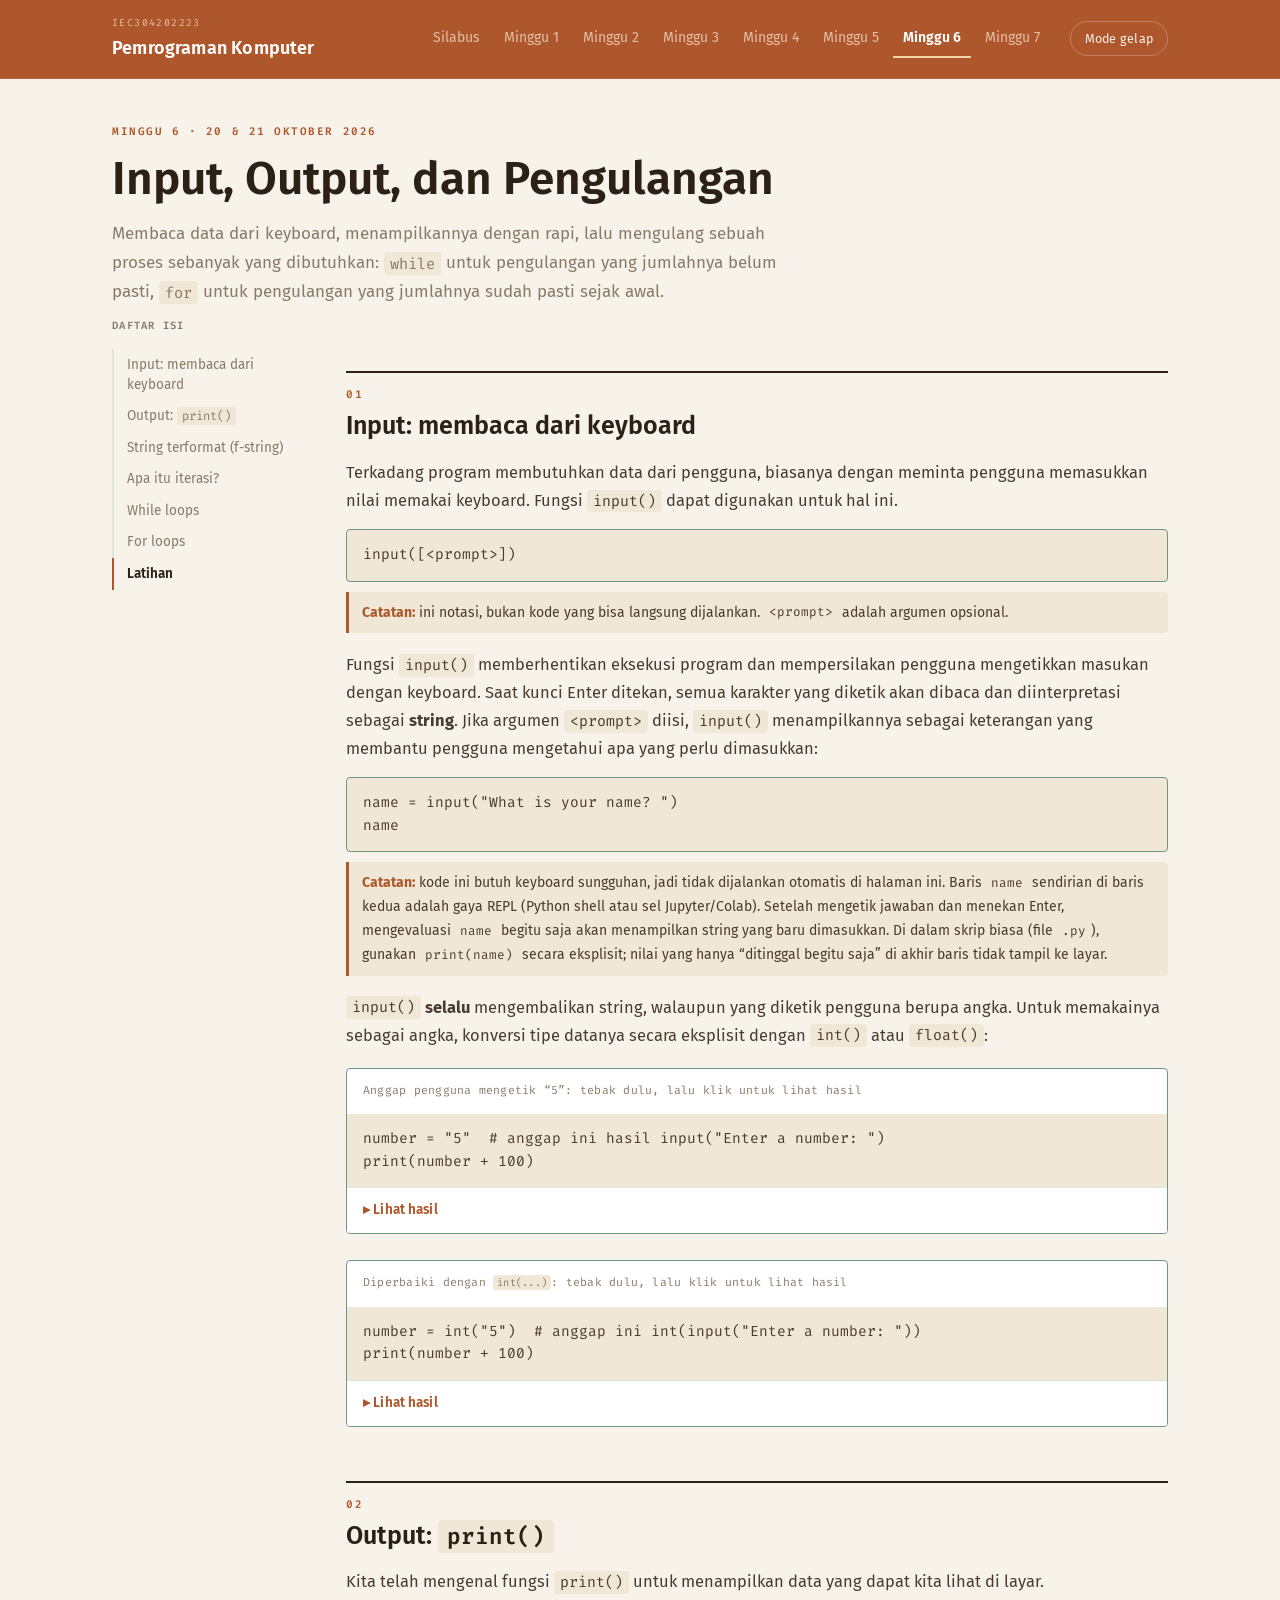
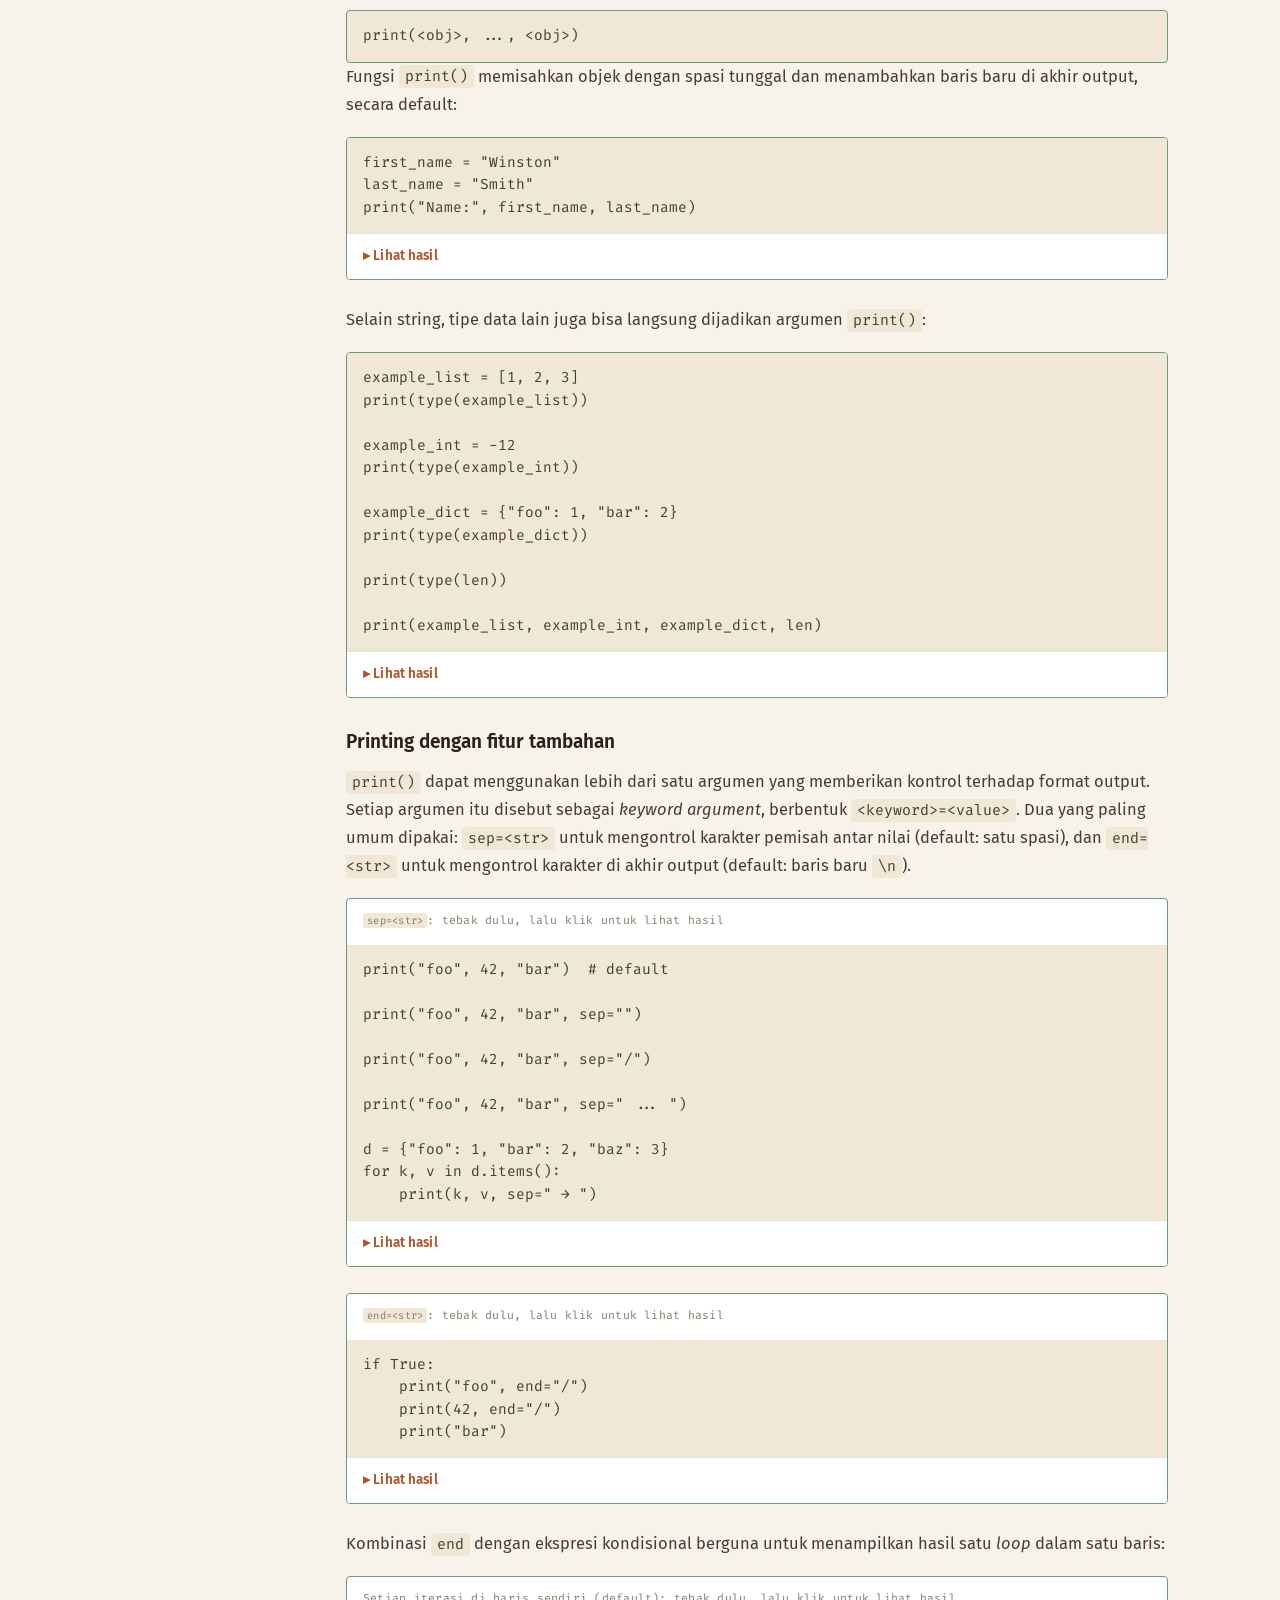
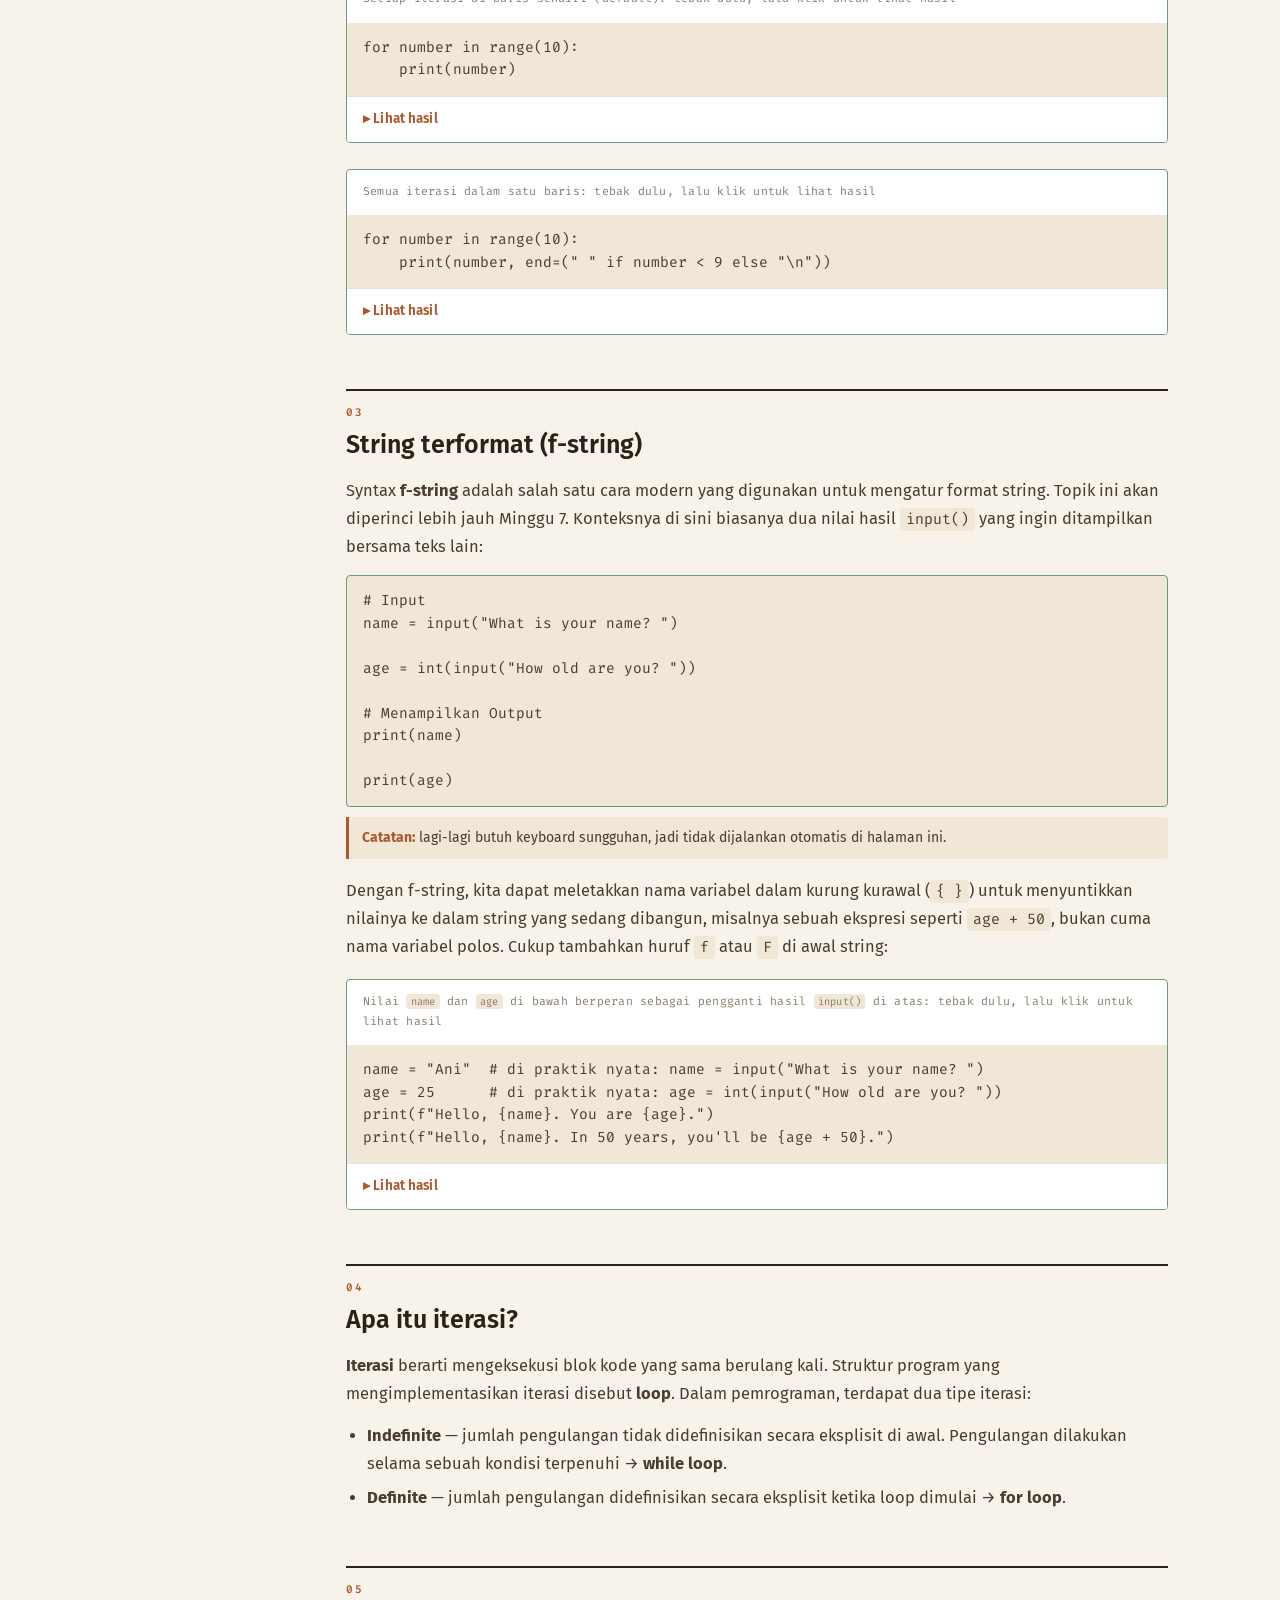
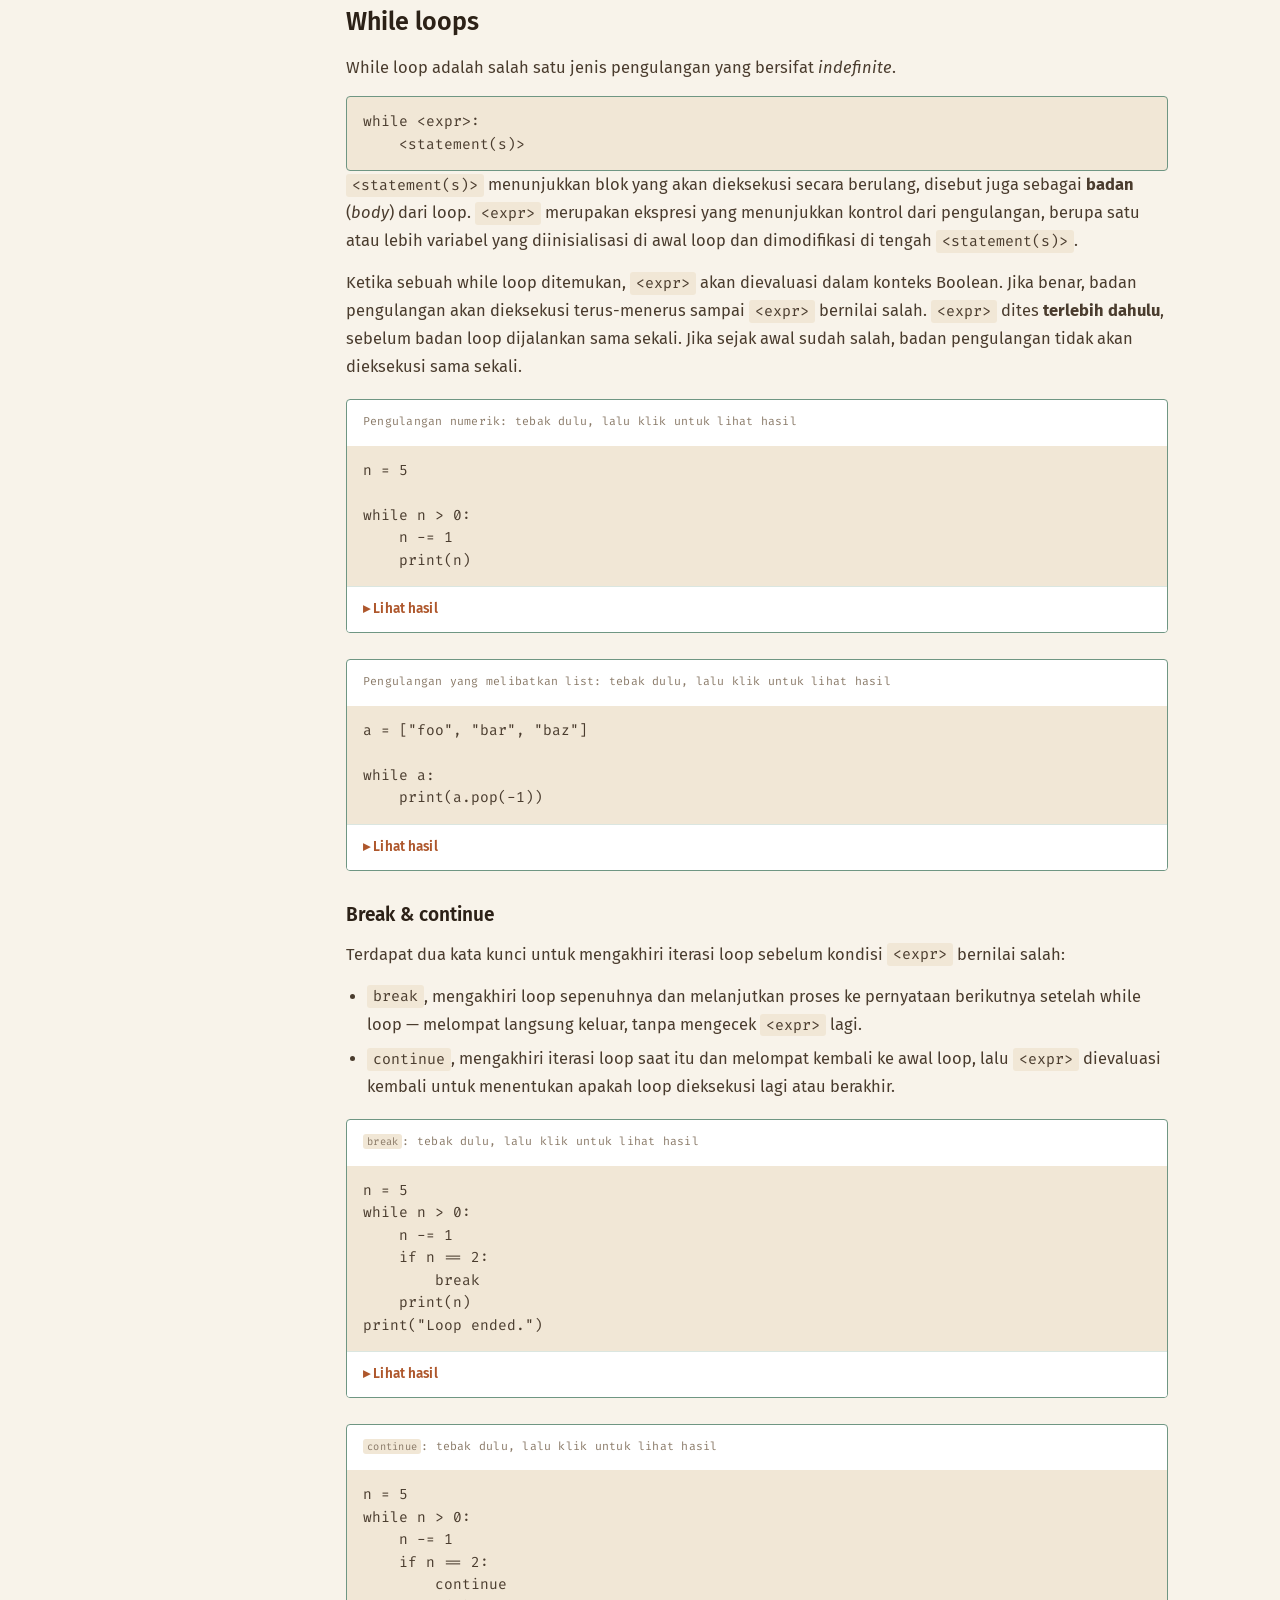
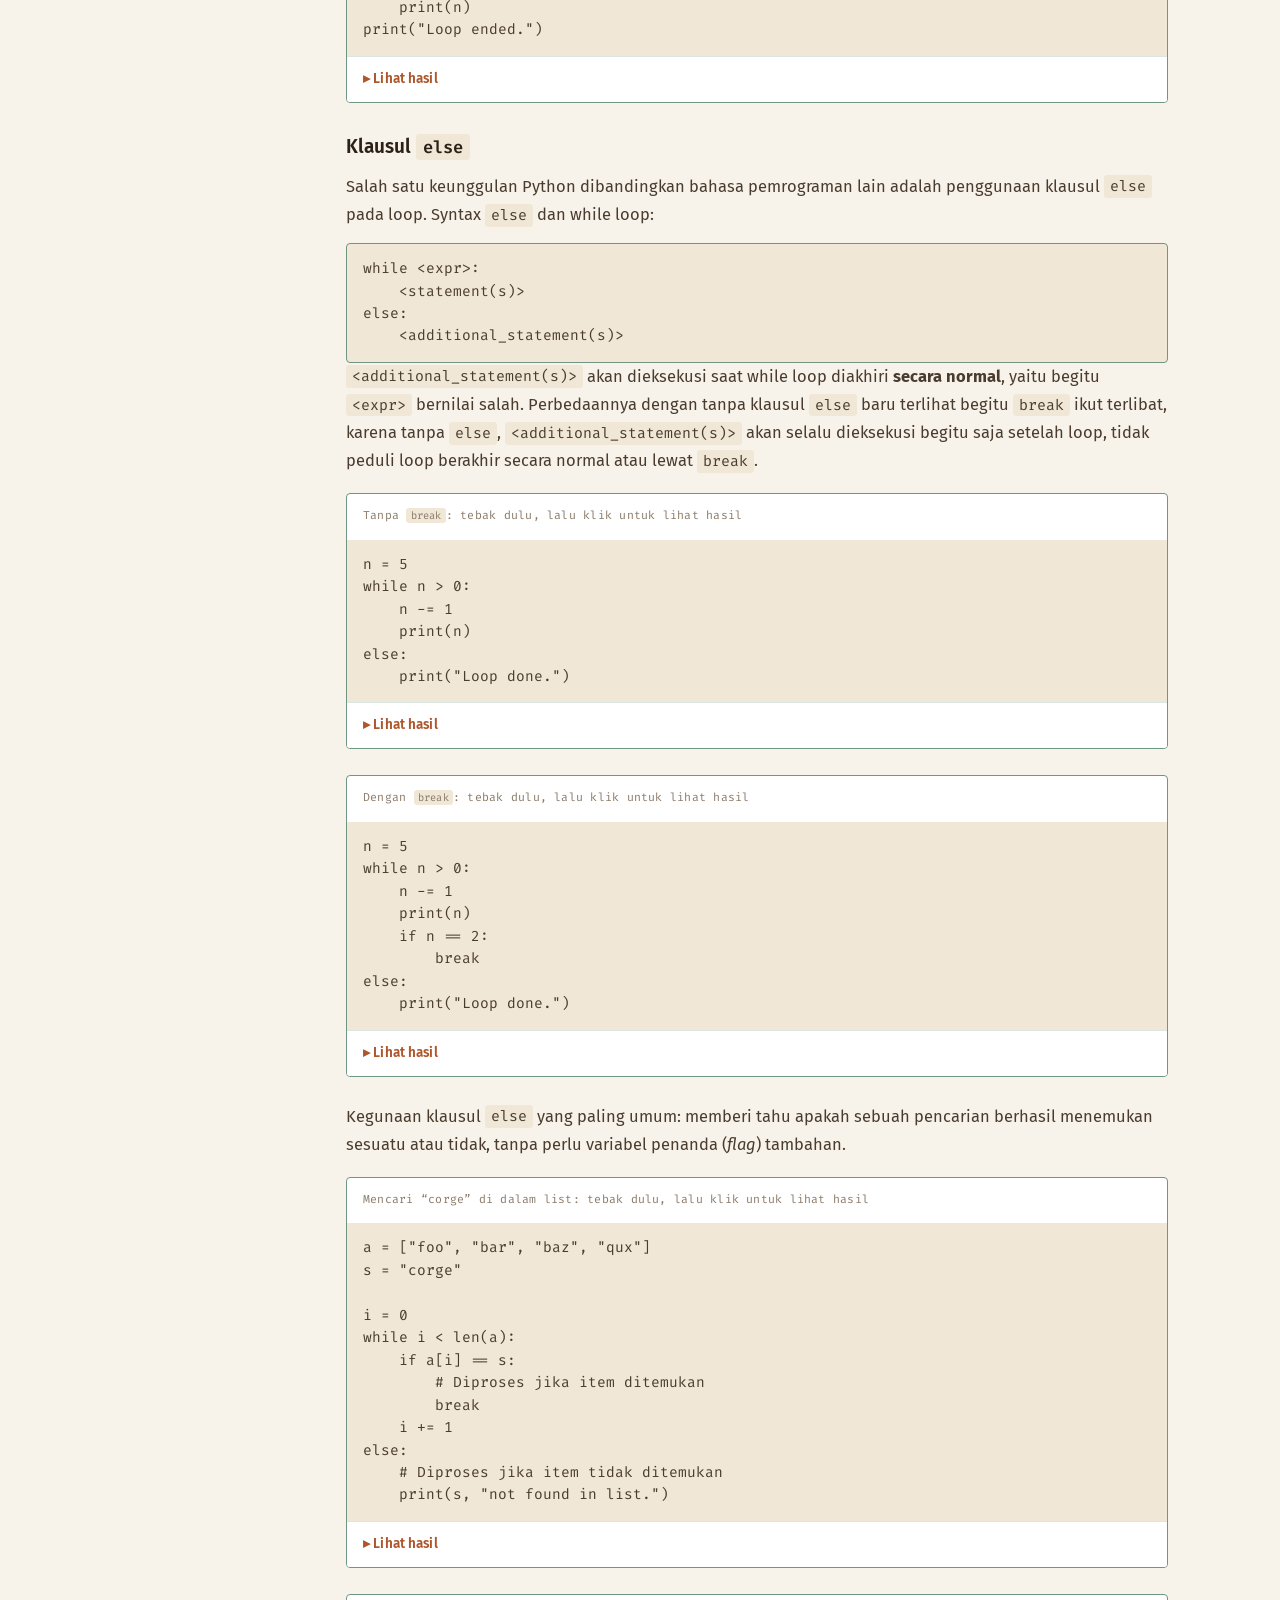
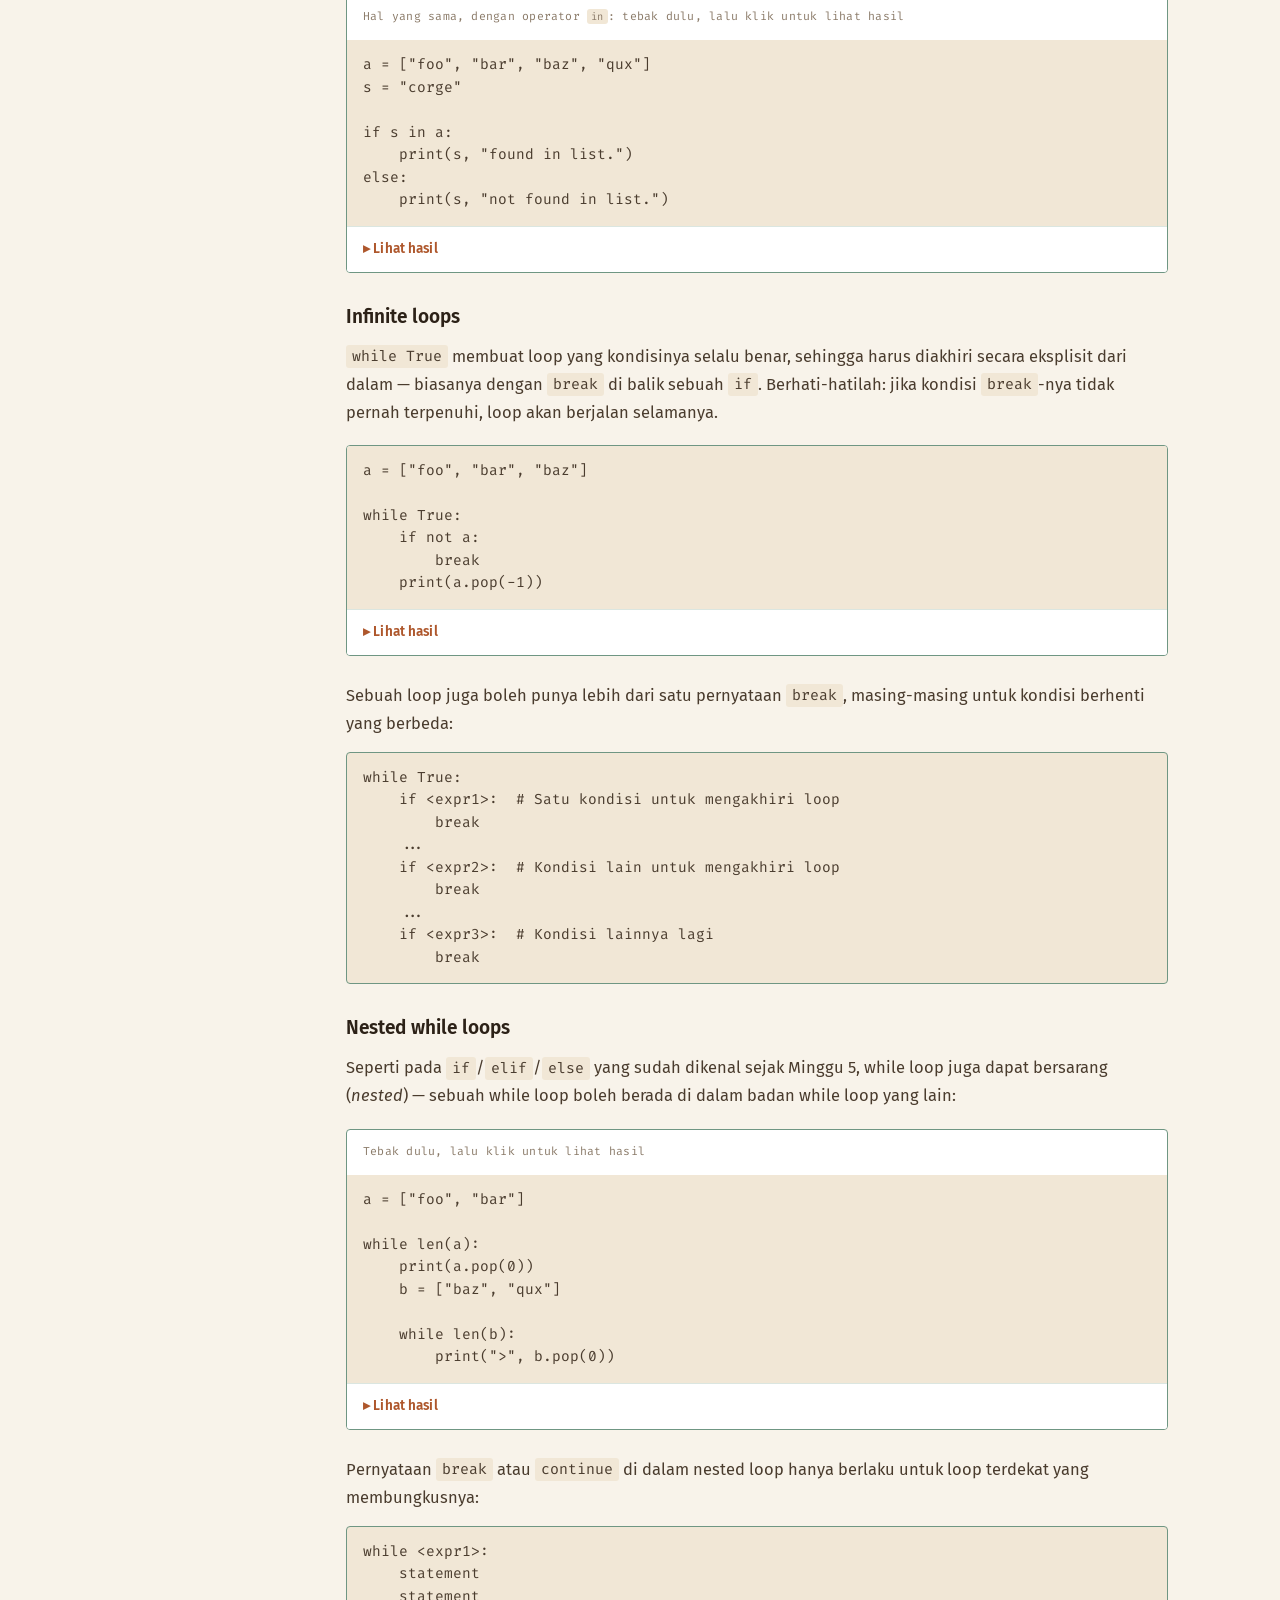
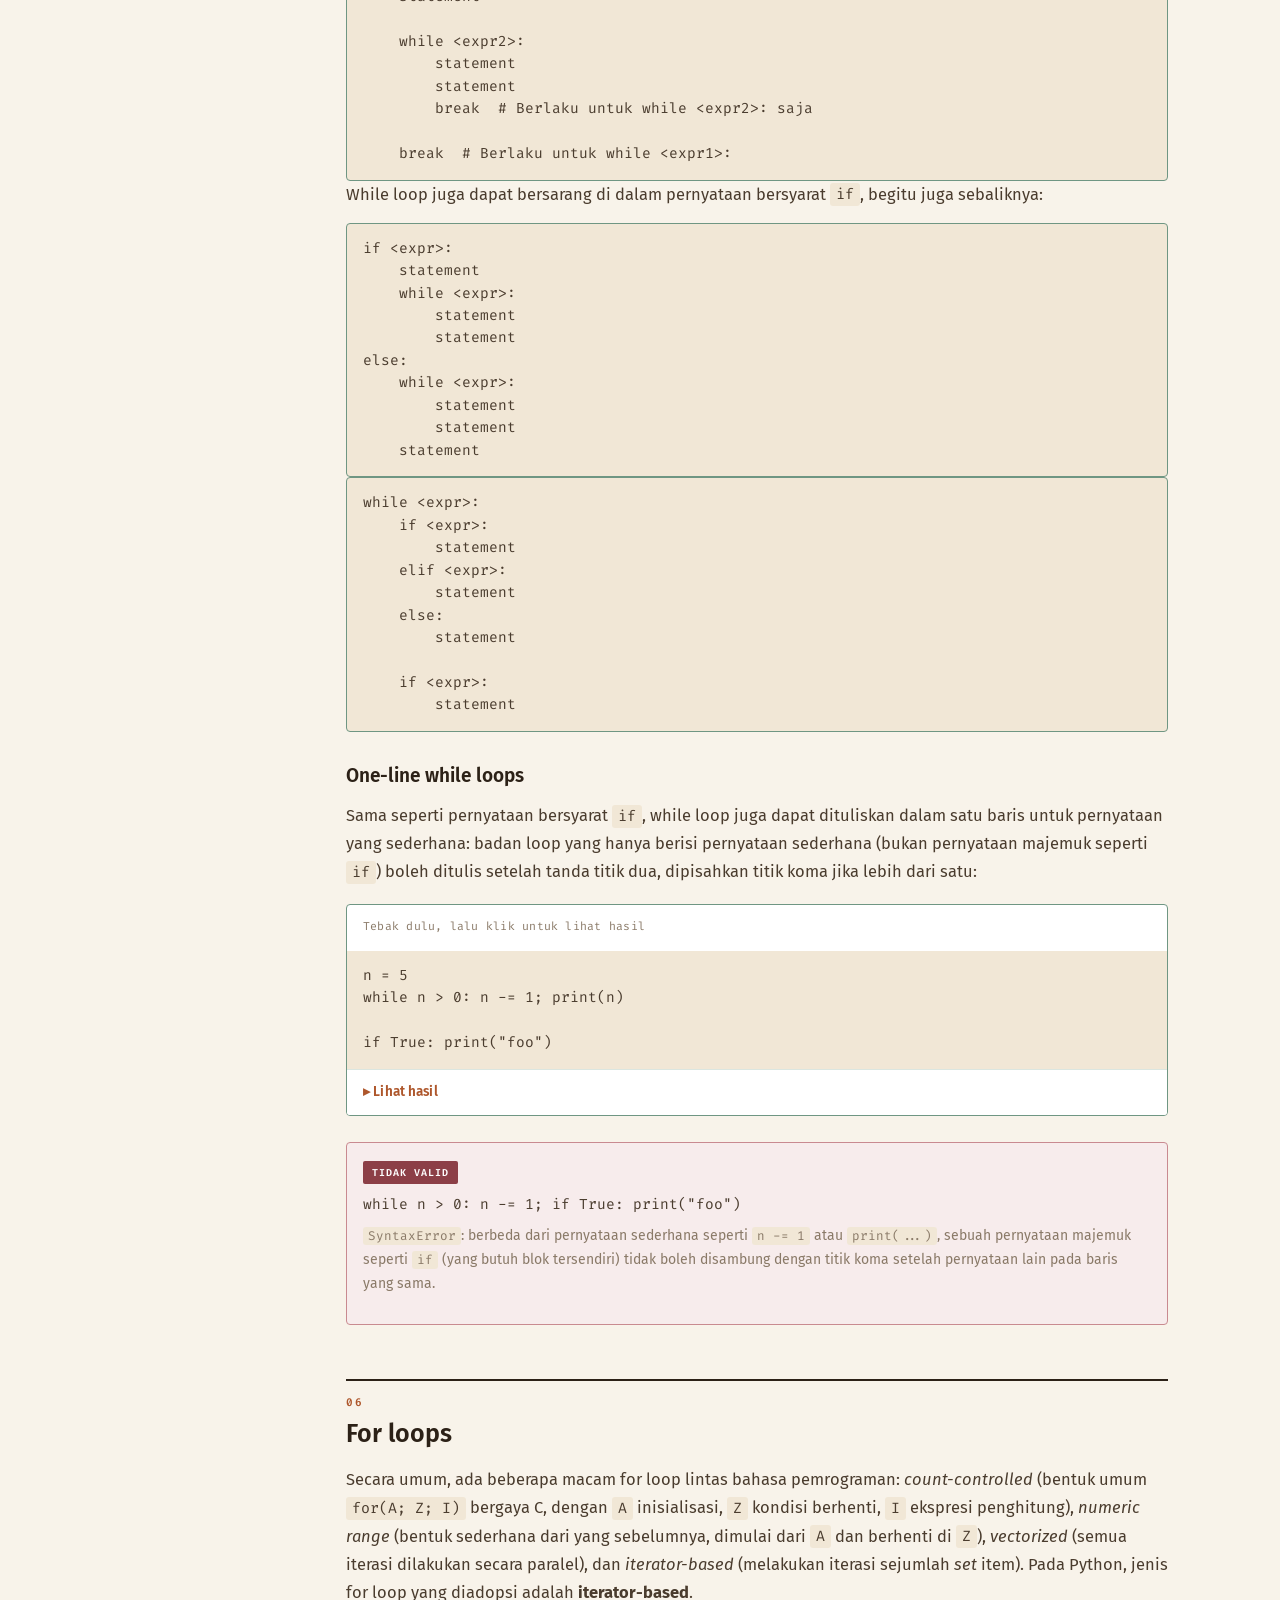
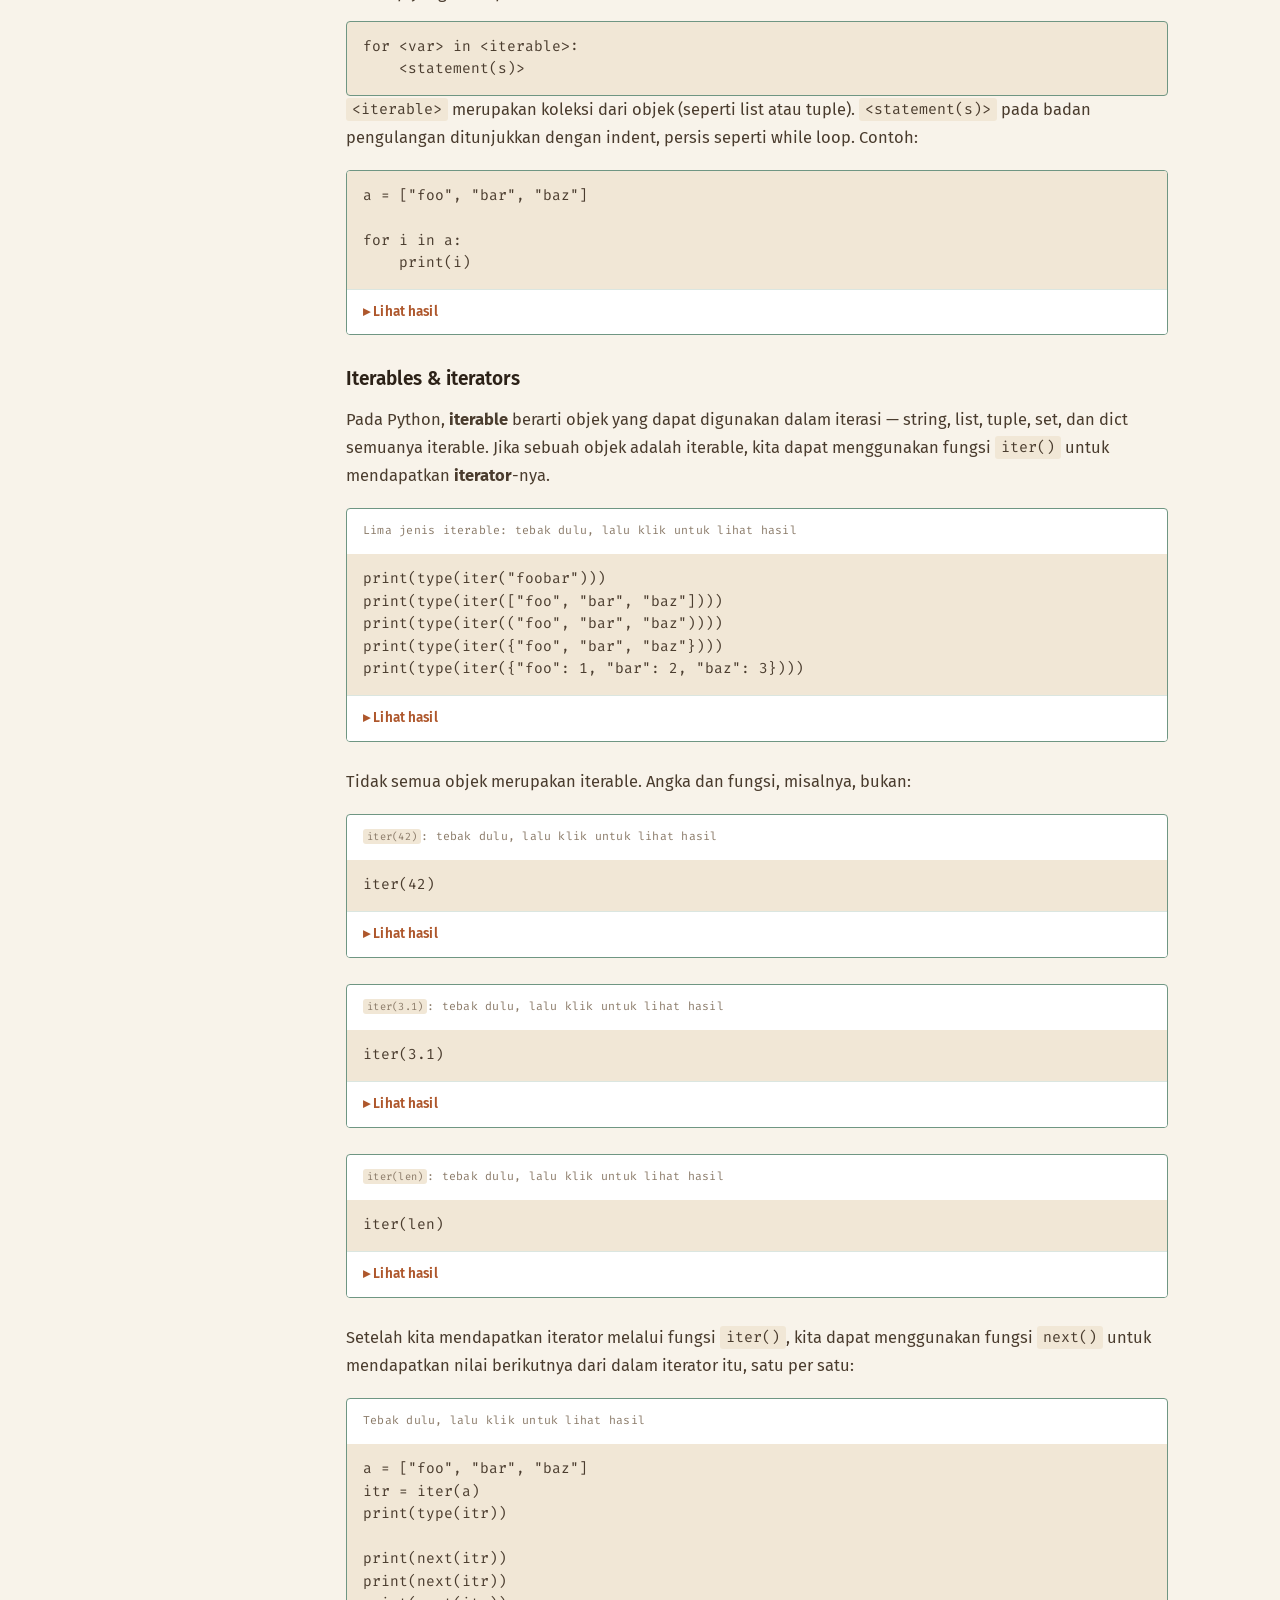
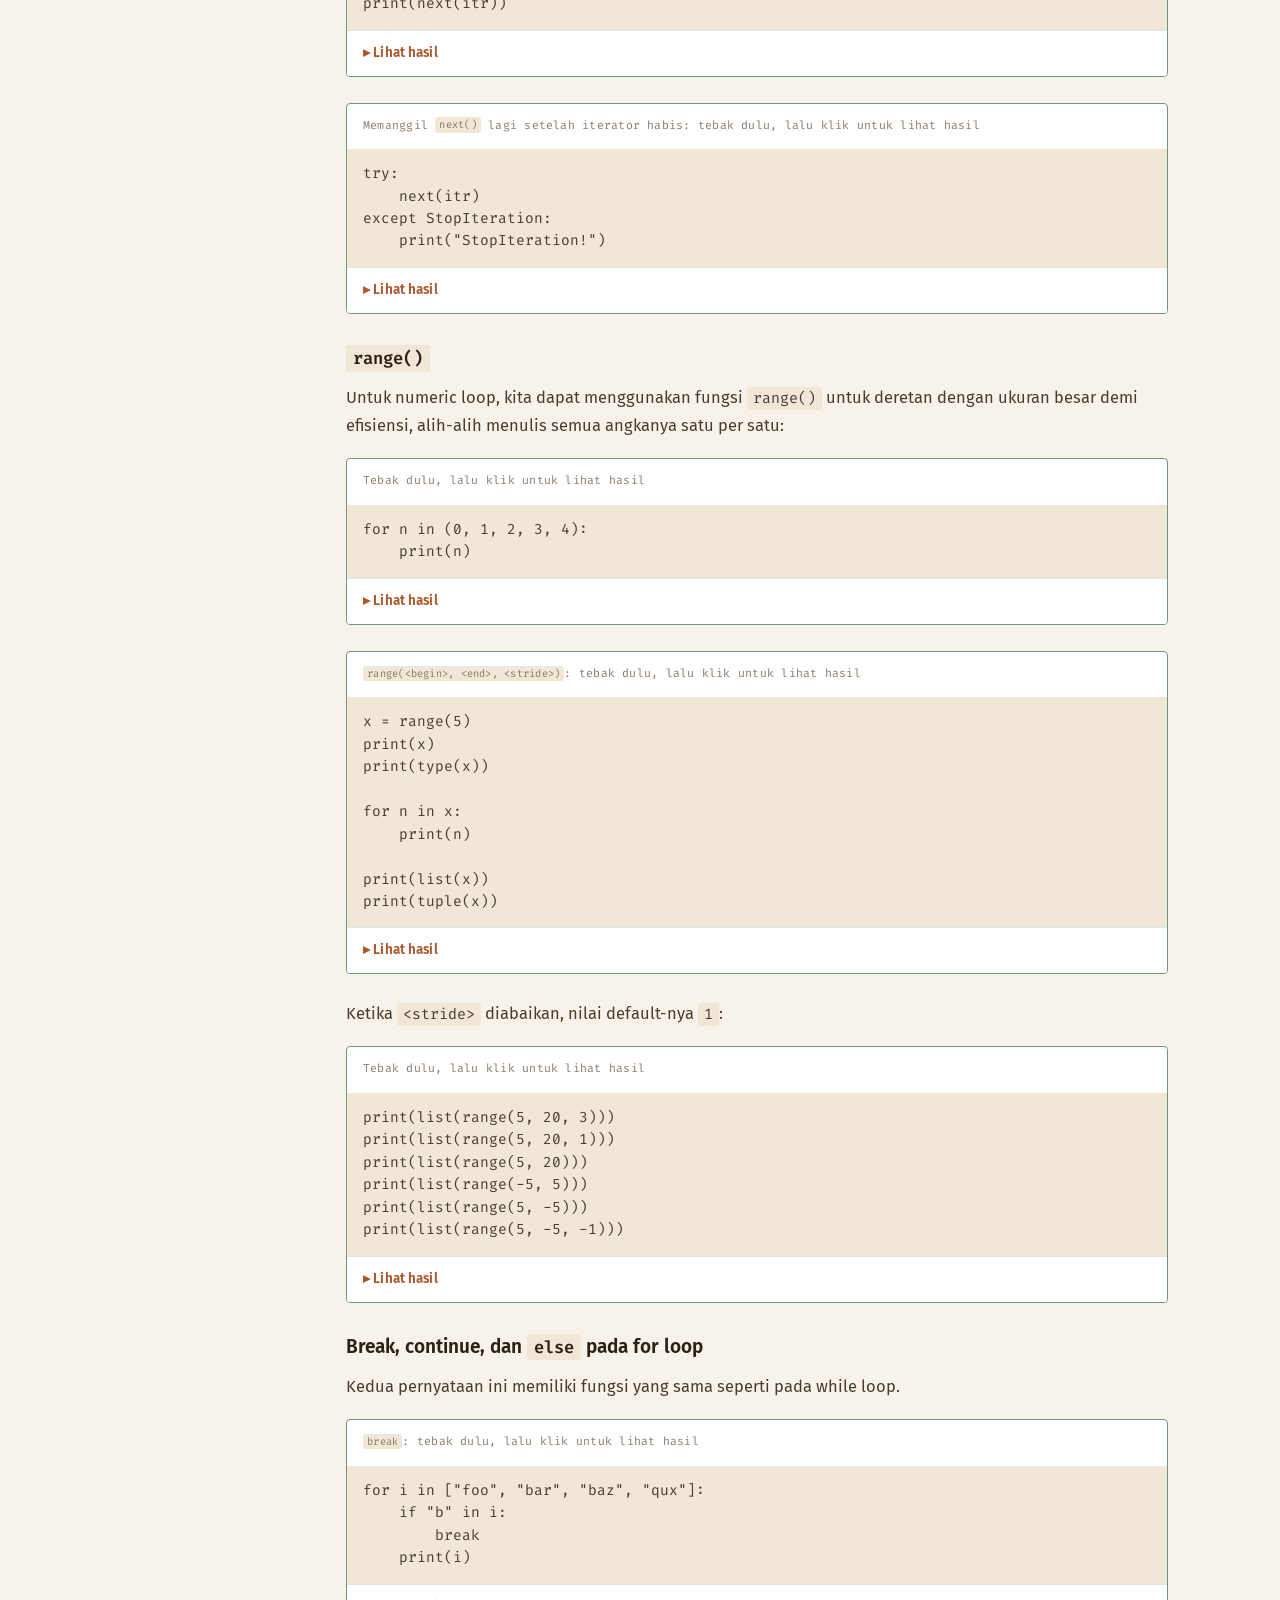
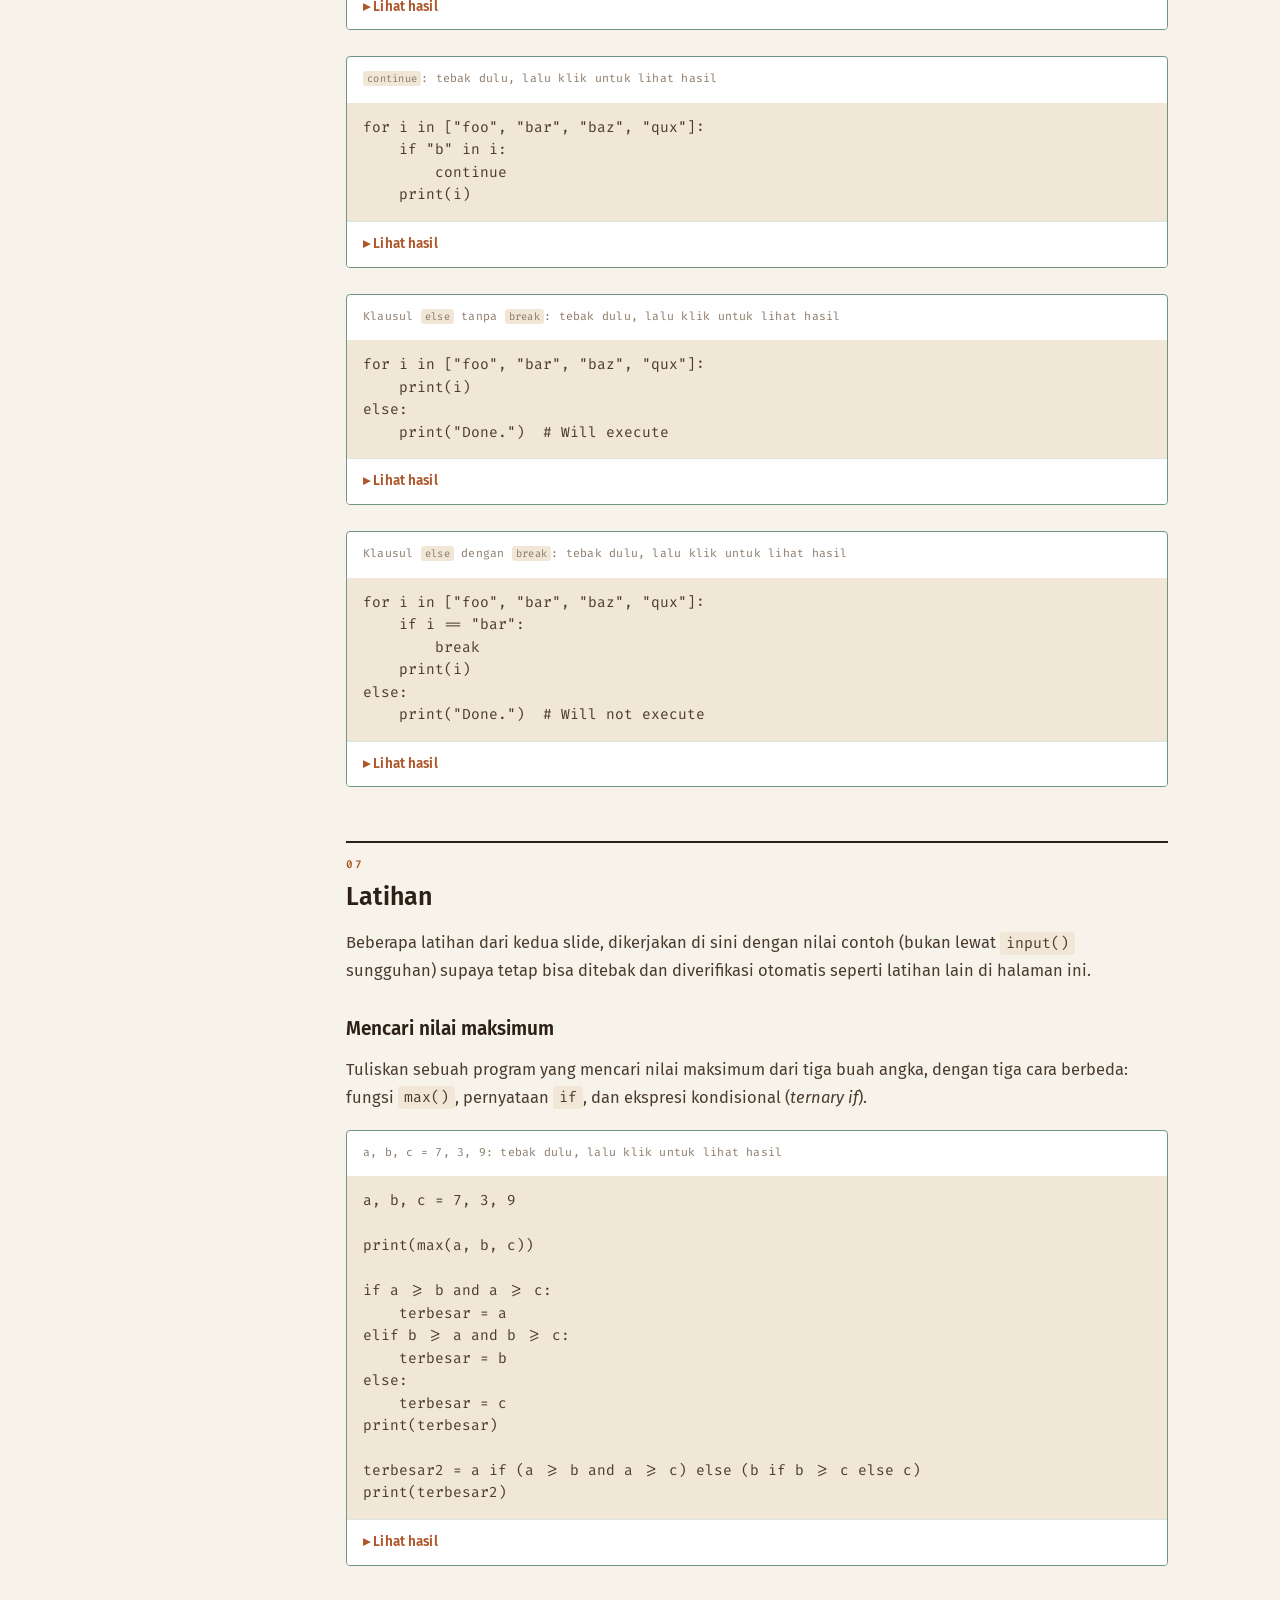
<file: week06.html>
<!--
  week06.html
  Version: 2.1
  Date: 2026-09-28
  Changes: v2.1 reduces em-dash usage in prose per Flo's request (50 of 59
  em-dashes replaced with commas, periods, colons, semicolons, or connector
  words as natural substitutes); no changes to code, reveal-output text, or
  HTML structure or classes; re-validated with check_pages.py (0 mismatches)
  and a tag-balance check (no mismatches).
  v2.0 applies the site's redesign: wraps the existing table
  of contents in a sticky left section rail ("aside class=sidenav")
  inside a new two-column ".cols"/".content" grid, matching the new
  assets/style.css v2.0 (see that file for the full visual-design
  changelog). No content or code changes; re-validated with
  check_pages.py after the change (0 mismatches).
  v1.1: fixes a publishing bug: the header comment's closing
  marker (three dashes, greater-than) and everything from the DOCTYPE
  through the top nav, page head, table of contents and the "Input"
  section heading had been
  HTML-entity-escaped (literal "&lt;"/"&gt;" text instead of real tags),
  which would have rendered as an inert HTML comment swallowing that
  whole region instead of a working page. Converted back to real markup;
  one placeholder ("&lt;prompt&gt;" inside the input() notation block)
  was deliberately left escaped since it is meant to display as literal
  text. No content, code, or wording changes.
  v1.0: First version. Combines two source decks taught in one class
  meeting: 26_06a. Input & Output, then 26_06b. Looping (06a before 06b,
  matching the instructor's own file order). No factual corrections were
  needed this week. Every example matched real Python 3.11 behaviour
  once verified. Two typographic artefacts from the slide export were
  silently normalised rather than flagged as corrections: curly quotes
  (' ' inside a couple of code blocks) became straight quotes, and a
  ligature font rendered "==" and ">=" as single fused glyphs in several
  comparisons, restored here to plain "==" / ">=" ASCII. Handling notes:
  (1) every input()-driven example is shown as a plain, non-runnable
  <pre><code> block (not inside .snippet) exactly as the slide wrote it,
  paired with prose describing the interactive behaviour, OR adapted to
  a literal placeholder value with a "# di praktik nyata: ..." comment
  when that preserves the teaching point and lets it run for real;
  (2) iter(x) results are shown via type(iter(x)) rather than the bare
  iterator repr, since the real repr embeds a non-deterministic memory
  address; (3) the exhausted-iterator StopIteration is caught with
  try/except and a fixed custom message instead of left bare, to avoid
  depending on the exact "StopIteration: " empty-message formatting;
  (4) a pink/wrong-technique example that only demonstrates a SyntaxError
  (the invalid one-line while+if) is shown as prose/notation only, not
  inside a real .snippet, since its exact compiled error text carries
  harness-specific file/line info that would not match what a student
  sees in their own script. All ~45 runnable code examples were executed
  for real in Python 3.11 and cross-checked automatically against this
  file before publishing (see /tmp/claude-0/-home-claude/
  8784e053-8850-5e2d-92bf-e17cf76b726b/scratchpad/verify_week6.py).
-->
<!DOCTYPE html>
<html lang="id">
<head>
<meta charset="UTF-8">
<meta name="viewport" content="width=device-width, initial-scale=1">
<title>Minggu 6: Pengulangan, Input &amp; Output &middot; Pemrograman Komputer</title>
<meta name="description" content="Membaca input dari keyboard, menuliskan output dan string terformat, lalu mengulang proses itu dengan while loop (indefinite) dan for loop (definite).">
<link rel="stylesheet" href="assets/style.css">
</head>
<body>
<a class="skip-link" href="#konten">Langsung ke konten</a>

<header class="site-header">
  <div class="header-inner">
    <div class="brand">
      <span class="course-code">IEC304202223</span>
      <a href="index.html">Pemrograman Komputer</a>
    </div>
    <nav class="top-nav" aria-label="Navigasi utama">
      <a href="index.html">Silabus</a>
      <a href="week01.html">Minggu 1</a>
      <a href="week02.html">Minggu 2</a>
      <a href="week03.html">Minggu 3</a>
      <a href="week04.html">Minggu 4</a>
      <a href="week05.html">Minggu 5</a>
      <a href="week06.html" aria-current="page">Minggu 6</a>
      <a href="week07.html">Minggu 7</a>
    </nav>
    <button class="theme-toggle" type="button" aria-pressed="false">Mode gelap</button>
  </div>
</header>

<main id="konten">
  <div class="page-head">
    <p class="eyebrow">Minggu 6 &middot; 20 &amp; 21 Oktober 2026</p>
    <h1>Input, Output, dan Pengulangan</h1>
    <p class="subtitle">Membaca data dari keyboard, menampilkannya dengan rapi, lalu mengulang sebuah proses sebanyak yang dibutuhkan: <code>while</code> untuk pengulangan yang jumlahnya belum pasti, <code>for</code> untuk pengulangan yang jumlahnya sudah pasti sejak awal.</p>
  </div>

  <div class="cols">
  <aside class="sidenav">
  <nav class="toc" aria-label="Daftar isi">
    <p class="toc-title">Daftar isi</p>
    <ol>
      <li><a href="#input">Input: membaca dari keyboard</a></li>
      <li><a href="#output">Output: <code>print()</code></a></li>
      <li><a href="#fstring">String terformat (f-string)</a></li>
      <li><a href="#iterasi">Apa itu iterasi?</a></li>
      <li><a href="#while">While loops</a></li>
      <li><a href="#for">For loops</a></li>
      <li><a href="#latihan">Latihan</a></li>
    </ol>
  </nav>
  </aside>
  <div class="content">

  <h2 id="input">Input: membaca dari keyboard</h2>
  <p>Terkadang program membutuhkan data dari pengguna, biasanya dengan meminta pengguna memasukkan nilai memakai keyboard. Fungsi <code>input()</code> dapat digunakan untuk hal ini.</p>
  <pre><code>input([&lt;prompt&gt;])</code></pre>
  <div class="fixed-note"><strong>Catatan:</strong> ini notasi, bukan kode yang bisa langsung dijalankan. <code>&lt;prompt&gt;</code> adalah argumen opsional.</div>
  <p>Fungsi <code>input()</code> memberhentikan eksekusi program dan mempersilakan pengguna mengetikkan masukan dengan keyboard. Saat kunci Enter ditekan, semua karakter yang diketik akan dibaca dan diinterpretasi sebagai <strong>string</strong>. Jika argumen <code>&lt;prompt&gt;</code> diisi, <code>input()</code> menampilkannya sebagai keterangan yang membantu pengguna mengetahui apa yang perlu dimasukkan:</p>
  <pre><code>name = input("What is your name? ")
name</code></pre>
  <div class="fixed-note"><strong>Catatan:</strong> kode ini butuh keyboard sungguhan, jadi tidak dijalankan otomatis di halaman ini. Baris <code>name</code> sendirian di baris kedua adalah gaya REPL (Python shell atau sel Jupyter/Colab). Setelah mengetik jawaban dan menekan Enter, mengevaluasi <code>name</code> begitu saja akan menampilkan string yang baru dimasukkan. Di dalam skrip biasa (file <code>.py</code>), gunakan <code>print(name)</code> secara eksplisit; nilai yang hanya &ldquo;ditinggal begitu saja&rdquo; di akhir baris tidak tampil ke layar.</div>

  <p><code>input()</code> <strong>selalu</strong> mengembalikan string, walaupun yang diketik pengguna berupa angka. Untuk memakainya sebagai angka, konversi tipe datanya secara eksplisit dengan <code>int()</code> atau <code>float()</code>:</p>
  <div class="snippet">
    <p class="snippet-label">Anggap pengguna mengetik &ldquo;5&rdquo;: tebak dulu, lalu klik untuk lihat hasil</p>
    <pre><code>number = "5"  # anggap ini hasil input("Enter a number: ")
print(number + 100)</code></pre>
    <details class="reveal">
      <summary class="reveal-btn">Lihat hasil</summary>
      <div class="reveal-output is-error"><pre><code>TypeError: can only concatenate str (not "int") to str</code></pre></div>
      <p class="reveal-note"><code>number</code> masih bertipe <code>str</code>, dan Python tidak bisa menjumlahkan string dengan integer begitu saja.</p>
    </details>
  </div>
  <div class="snippet">
    <p class="snippet-label">Diperbaiki dengan <code>int(...)</code>: tebak dulu, lalu klik untuk lihat hasil</p>
    <pre><code>number = int("5")  # anggap ini int(input("Enter a number: "))
print(number + 100)</code></pre>
    <details class="reveal">
      <summary class="reveal-btn">Lihat hasil</summary>
      <div class="reveal-output"><pre><code>105</code></pre></div>
      <p class="reveal-note"><code>int(...)</code> mengonversi teks menjadi angka terlebih dahulu, baru bisa dijumlahkan.</p>
    </details>
  </div>

  <h2 id="output">Output: <code>print()</code></h2>
  <p>Kita telah mengenal fungsi <code>print()</code> untuk menampilkan data yang dapat kita lihat di layar.</p>
  <pre><code>print(&lt;obj&gt;, ..., &lt;obj&gt;)</code></pre>
  <p>Fungsi <code>print()</code> memisahkan objek dengan spasi tunggal dan menambahkan baris baru di akhir output, secara default:</p>
  <div class="snippet">
    <pre><code>first_name = "Winston"
last_name = "Smith"
print("Name:", first_name, last_name)</code></pre>
    <details class="reveal">
      <summary class="reveal-btn">Lihat hasil</summary>
      <div class="reveal-output"><pre><code>Name: Winston Smith</code></pre></div>
    </details>
  </div>
  <p>Selain string, tipe data lain juga bisa langsung dijadikan argumen <code>print()</code>:</p>
  <div class="snippet">
    <pre><code>example_list = [1, 2, 3]
print(type(example_list))

example_int = -12
print(type(example_int))

example_dict = {"foo": 1, "bar": 2}
print(type(example_dict))

print(type(len))

print(example_list, example_int, example_dict, len)</code></pre>
    <details class="reveal">
      <summary class="reveal-btn">Lihat hasil</summary>
      <div class="reveal-output"><pre><code>&lt;class 'list'&gt;
&lt;class 'int'&gt;
&lt;class 'dict'&gt;
&lt;class 'builtin_function_or_method'&gt;
[1, 2, 3] -12 {'foo': 1, 'bar': 2} &lt;built-in function len&gt;</code></pre></div>
      <p class="reveal-note">Bahkan sebuah fungsi bawaan seperti <code>len</code> (tanpa tanda kurung, jadi objek fungsinya sendiri, bukan hasil pemanggilannya) bisa dicetak.</p>
    </details>
  </div>

  <h3>Printing dengan fitur tambahan</h3>
  <p><code>print()</code> dapat menggunakan lebih dari satu argumen yang memberikan kontrol terhadap format output. Setiap argumen itu disebut sebagai <em>keyword argument</em>, berbentuk <code>&lt;keyword&gt;=&lt;value&gt;</code>. Dua yang paling umum dipakai: <code>sep=&lt;str&gt;</code> untuk mengontrol karakter pemisah antar nilai (default: satu spasi), dan <code>end=&lt;str&gt;</code> untuk mengontrol karakter di akhir output (default: baris baru <code>\n</code>).</p>
  <div class="snippet">
    <p class="snippet-label"><code>sep=&lt;str&gt;</code>: tebak dulu, lalu klik untuk lihat hasil</p>
    <pre><code>print("foo", 42, "bar")  # default

print("foo", 42, "bar", sep="")

print("foo", 42, "bar", sep="/")

print("foo", 42, "bar", sep=" ... ")

d = {"foo": 1, "bar": 2, "baz": 3}
for k, v in d.items():
    print(k, v, sep=" → ")</code></pre>
    <details class="reveal">
      <summary class="reveal-btn">Lihat hasil</summary>
      <div class="reveal-output"><pre><code>foo 42 bar
foo42bar
foo/42/bar
foo ... 42 ... bar
foo → 1
bar → 2
baz → 3</code></pre></div>
    </details>
  </div>
  <div class="snippet">
    <p class="snippet-label"><code>end=&lt;str&gt;</code>: tebak dulu, lalu klik untuk lihat hasil</p>
    <pre><code>if True:
    print("foo", end="/")
    print(42, end="/")
    print("bar")</code></pre>
    <details class="reveal">
      <summary class="reveal-btn">Lihat hasil</summary>
      <div class="reveal-output"><pre><code>foo/42/bar</code></pre></div>
      <p class="reveal-note">Ketiga panggilan <code>print()</code> di atas menyatu jadi satu baris, karena <code>end="/"</code> mengganti baris baru default dengan tanda <code>/</code>, kecuali pada panggilan terakhir, yang memakai <code>end</code> default sehingga tetap mengakhiri baris.</p>
    </details>
  </div>
  <p>Kombinasi <code>end</code> dengan ekspresi kondisional berguna untuk menampilkan hasil satu <em>loop</em> dalam satu baris:</p>
  <div class="snippet">
    <p class="snippet-label">Setiap iterasi di baris sendiri (default): tebak dulu, lalu klik untuk lihat hasil</p>
    <pre><code>for number in range(10):
    print(number)</code></pre>
    <details class="reveal">
      <summary class="reveal-btn">Lihat hasil</summary>
      <div class="reveal-output"><pre><code>0
1
2
3
4
5
6
7
8
9</code></pre></div>
    </details>
  </div>
  <div class="snippet">
    <p class="snippet-label">Semua iterasi dalam satu baris: tebak dulu, lalu klik untuk lihat hasil</p>
    <pre><code>for number in range(10):
    print(number, end=(" " if number &lt; 9 else "\n"))</code></pre>
    <details class="reveal">
      <summary class="reveal-btn">Lihat hasil</summary>
      <div class="reveal-output"><pre><code>0 1 2 3 4 5 6 7 8 9</code></pre></div>
      <p class="reveal-note">Angka terakhir (<code>9</code>) memakai <code>end="\n"</code> agar baris tetap ditutup dengan baris baru seperti biasa; sembilan angka sebelumnya memakai <code>end=" "</code>.</p>
    </details>
  </div>

  <h2 id="fstring">String terformat (f-string)</h2>
  <p>Syntax <strong>f-string</strong> adalah salah satu cara modern yang digunakan untuk mengatur format string. Topik ini akan diperinci lebih jauh Minggu 7. Konteksnya di sini biasanya dua nilai hasil <code>input()</code> yang ingin ditampilkan bersama teks lain:</p>
  <pre><code># Input
name = input("What is your name? ")

age = int(input("How old are you? "))

# Menampilkan Output
print(name)

print(age)</code></pre>
  <div class="fixed-note"><strong>Catatan:</strong> lagi-lagi butuh keyboard sungguhan, jadi tidak dijalankan otomatis di halaman ini.</div>
  <p>Dengan f-string, kita dapat meletakkan nama variabel dalam kurung kurawal (<code>{ }</code>) untuk menyuntikkan nilainya ke dalam string yang sedang dibangun, misalnya sebuah ekspresi seperti <code>age + 50</code>, bukan cuma nama variabel polos. Cukup tambahkan huruf <code>f</code> atau <code>F</code> di awal string:</p>
  <div class="snippet">
    <p class="snippet-label">Nilai <code>name</code> dan <code>age</code> di bawah berperan sebagai pengganti hasil <code>input()</code> di atas: tebak dulu, lalu klik untuk lihat hasil</p>
    <pre><code>name = "Ani"  # di praktik nyata: name = input("What is your name? ")
age = 25      # di praktik nyata: age = int(input("How old are you? "))
print(f"Hello, {name}. You are {age}.")
print(f"Hello, {name}. In 50 years, you'll be {age + 50}.")</code></pre>
    <details class="reveal">
      <summary class="reveal-btn">Lihat hasil</summary>
      <div class="reveal-output"><pre><code>Hello, Ani. You are 25.
Hello, Ani. In 50 years, you'll be 75.</code></pre></div>
    </details>
  </div>

  <h2 id="iterasi">Apa itu iterasi?</h2>
  <p><strong>Iterasi</strong> berarti mengeksekusi blok kode yang sama berulang kali. Struktur program yang mengimplementasikan iterasi disebut <strong>loop</strong>. Dalam pemrograman, terdapat dua tipe iterasi:</p>
  <ul>
    <li><strong>Indefinite</strong> &mdash; jumlah pengulangan tidak didefinisikan secara eksplisit di awal. Pengulangan dilakukan selama sebuah kondisi terpenuhi &rarr; <strong>while loop</strong>.</li>
    <li><strong>Definite</strong> &mdash; jumlah pengulangan didefinisikan secara eksplisit ketika loop dimulai &rarr; <strong>for loop</strong>.</li>
  </ul>

  <h2 id="while">While loops</h2>
  <p>While loop adalah salah satu jenis pengulangan yang bersifat <em>indefinite</em>.</p>
  <pre><code>while &lt;expr&gt;:
    &lt;statement(s)&gt;</code></pre>
  <p><code>&lt;statement(s)&gt;</code> menunjukkan blok yang akan dieksekusi secara berulang, disebut juga sebagai <strong>badan</strong> (<em>body</em>) dari loop. <code>&lt;expr&gt;</code> merupakan ekspresi yang menunjukkan kontrol dari pengulangan, berupa satu atau lebih variabel yang diinisialisasi di awal loop dan dimodifikasi di tengah <code>&lt;statement(s)&gt;</code>.</p>
  <p>Ketika sebuah while loop ditemukan, <code>&lt;expr&gt;</code> akan dievaluasi dalam konteks Boolean. Jika benar, badan pengulangan akan dieksekusi terus-menerus sampai <code>&lt;expr&gt;</code> bernilai salah. <code>&lt;expr&gt;</code> dites <strong>terlebih dahulu</strong>, sebelum badan loop dijalankan sama sekali. Jika sejak awal sudah salah, badan pengulangan tidak akan dieksekusi sama sekali.</p>
  <div class="snippet">
    <p class="snippet-label">Pengulangan numerik: tebak dulu, lalu klik untuk lihat hasil</p>
    <pre><code>n = 5

while n &gt; 0:
    n -= 1
    print(n)</code></pre>
    <details class="reveal">
      <summary class="reveal-btn">Lihat hasil</summary>
      <div class="reveal-output"><pre><code>4
3
2
1
0</code></pre></div>
    </details>
  </div>
  <div class="snippet">
    <p class="snippet-label">Pengulangan yang melibatkan list: tebak dulu, lalu klik untuk lihat hasil</p>
    <pre><code>a = ["foo", "bar", "baz"]

while a:
    print(a.pop(-1))</code></pre>
    <details class="reveal">
      <summary class="reveal-btn">Lihat hasil</summary>
      <div class="reveal-output"><pre><code>baz
bar
foo</code></pre></div>
      <p class="reveal-note">List kosong bernilai salah dalam konteks Boolean, jadi loop berhenti begitu <code>a</code> habis dipop.</p>
    </details>
  </div>

  <h3>Break &amp; continue</h3>
  <p>Terdapat dua kata kunci untuk mengakhiri iterasi loop sebelum kondisi <code>&lt;expr&gt;</code> bernilai salah:</p>
  <ul>
    <li><code>break</code>, mengakhiri loop sepenuhnya dan melanjutkan proses ke pernyataan berikutnya setelah while loop &mdash; melompat langsung keluar, tanpa mengecek <code>&lt;expr&gt;</code> lagi.</li>
    <li><code>continue</code>, mengakhiri iterasi loop saat itu dan melompat kembali ke awal loop, lalu <code>&lt;expr&gt;</code> dievaluasi kembali untuk menentukan apakah loop dieksekusi lagi atau berakhir.</li>
  </ul>
  <div class="snippet">
    <p class="snippet-label"><code>break</code>: tebak dulu, lalu klik untuk lihat hasil</p>
    <pre><code>n = 5
while n &gt; 0:
    n -= 1
    if n == 2:
        break
    print(n)
print("Loop ended.")</code></pre>
    <details class="reveal">
      <summary class="reveal-btn">Lihat hasil</summary>
      <div class="reveal-output"><pre><code>4
3
Loop ended.</code></pre></div>
      <p class="reveal-note"><code>break</code> terjadi sebelum <code>print(n)</code> sempat dijalankan pada iterasi saat <code>n</code> menjadi <code>2</code>, jadi <code>2</code> tidak pernah tercetak. Loop langsung berakhir dan lanjut ke <code>print("Loop ended.")</code> di luar loop.</p>
    </details>
  </div>
  <div class="snippet">
    <p class="snippet-label"><code>continue</code>: tebak dulu, lalu klik untuk lihat hasil</p>
    <pre><code>n = 5
while n &gt; 0:
    n -= 1
    if n == 2:
        continue
    print(n)
print("Loop ended.")</code></pre>
    <details class="reveal">
      <summary class="reveal-btn">Lihat hasil</summary>
      <div class="reveal-output"><pre><code>4
3
1
0
Loop ended.</code></pre></div>
      <p class="reveal-note"><code>continue</code> hanya melewati <code>print(n)</code> pada iterasi saat <code>n</code> menjadi <code>2</code> (jadi <code>2</code> tidak tercetak), tapi loop tetap berlanjut sampai <code>n &gt; 0</code> bernilai salah; berbeda dari <code>break</code> yang menghentikan loop seketika itu juga.</p>
    </details>
  </div>

  <h3>Klausul <code>else</code></h3>
  <p>Salah satu keunggulan Python dibandingkan bahasa pemrograman lain adalah penggunaan klausul <code>else</code> pada loop. Syntax <code>else</code> dan while loop:</p>
  <pre><code>while &lt;expr&gt;:
    &lt;statement(s)&gt;
else:
    &lt;additional_statement(s)&gt;</code></pre>
  <p><code>&lt;additional_statement(s)&gt;</code> akan dieksekusi saat while loop diakhiri <strong>secara normal</strong>, yaitu begitu <code>&lt;expr&gt;</code> bernilai salah. Perbedaannya dengan tanpa klausul <code>else</code> baru terlihat begitu <code>break</code> ikut terlibat, karena tanpa <code>else</code>, <code>&lt;additional_statement(s)&gt;</code> akan selalu dieksekusi begitu saja setelah loop, tidak peduli loop berakhir secara normal atau lewat <code>break</code>.</p>
  <div class="snippet">
    <p class="snippet-label">Tanpa <code>break</code>: tebak dulu, lalu klik untuk lihat hasil</p>
    <pre><code>n = 5
while n &gt; 0:
    n -= 1
    print(n)
else:
    print("Loop done.")</code></pre>
    <details class="reveal">
      <summary class="reveal-btn">Lihat hasil</summary>
      <div class="reveal-output"><pre><code>4
3
2
1
0
Loop done.</code></pre></div>
    </details>
  </div>
  <div class="snippet">
    <p class="snippet-label">Dengan <code>break</code>: tebak dulu, lalu klik untuk lihat hasil</p>
    <pre><code>n = 5
while n &gt; 0:
    n -= 1
    print(n)
    if n == 2:
        break
else:
    print("Loop done.")</code></pre>
    <details class="reveal">
      <summary class="reveal-btn">Lihat hasil</summary>
      <div class="reveal-output"><pre><code>4
3
2</code></pre></div>
      <p class="reveal-note">Karena loop berakhir lewat <code>break</code> (bukan karena <code>&lt;expr&gt;</code> bernilai salah), klausul <code>else</code> <strong>tidak</strong> dieksekusi: <code>"Loop done."</code> tidak pernah tercetak.</p>
    </details>
  </div>
  <p>Kegunaan klausul <code>else</code> yang paling umum: memberi tahu apakah sebuah pencarian berhasil menemukan sesuatu atau tidak, tanpa perlu variabel penanda (<em>flag</em>) tambahan.</p>
  <div class="snippet">
    <p class="snippet-label">Mencari &ldquo;corge&rdquo; di dalam list: tebak dulu, lalu klik untuk lihat hasil</p>
    <pre><code>a = ["foo", "bar", "baz", "qux"]
s = "corge"

i = 0
while i &lt; len(a):
    if a[i] == s:
        # Diproses jika item ditemukan
        break
    i += 1
else:
    # Diproses jika item tidak ditemukan
    print(s, "not found in list.")</code></pre>
    <details class="reveal">
      <summary class="reveal-btn">Lihat hasil</summary>
      <div class="reveal-output"><pre><code>corge not found in list.</code></pre></div>
      <p class="reveal-note">Karena <code>break</code> tidak pernah tercapai (<code>"corge"</code> memang tidak ada di <code>a</code>), loop berakhir secara normal dan klausul <code>else</code> dijalankan.</p>
    </details>
  </div>
  <div class="snippet">
    <p class="snippet-label">Hal yang sama, dengan operator <code>in</code>: tebak dulu, lalu klik untuk lihat hasil</p>
    <pre><code>a = ["foo", "bar", "baz", "qux"]
s = "corge"

if s in a:
    print(s, "found in list.")
else:
    print(s, "not found in list.")</code></pre>
    <details class="reveal">
      <summary class="reveal-btn">Lihat hasil</summary>
      <div class="reveal-output"><pre><code>corge not found in list.</code></pre></div>
      <p class="reveal-note">Hasil akhirnya sama, dan untuk kasus sesederhana ini, <code>in</code> jelas lebih ringkas. Pola while + <code>else</code> di atas lebih terasa manfaatnya pada pencarian yang butuh langkah tambahan di setiap iterasinya, bukan sekadar cek keanggotaan.</p>
    </details>
  </div>

  <h3>Infinite loops</h3>
  <p><code>while True</code> membuat loop yang kondisinya selalu benar, sehingga harus diakhiri secara eksplisit dari dalam &mdash; biasanya dengan <code>break</code> di balik sebuah <code>if</code>. Berhati-hatilah: jika kondisi <code>break</code>-nya tidak pernah terpenuhi, loop akan berjalan selamanya.</p>
  <div class="snippet">
    <pre><code>a = ["foo", "bar", "baz"]

while True:
    if not a:
        break
    print(a.pop(-1))</code></pre>
    <details class="reveal">
      <summary class="reveal-btn">Lihat hasil</summary>
      <div class="reveal-output"><pre><code>baz
bar
foo</code></pre></div>
      <p class="reveal-note">Ketika list <code>a</code> menjadi kosong, <code>not a</code> bernilai <code>True</code> dan pernyataan <code>break</code> mengakhiri loop.</p>
    </details>
  </div>
  <p>Sebuah loop juga boleh punya lebih dari satu pernyataan <code>break</code>, masing-masing untuk kondisi berhenti yang berbeda:</p>
  <pre><code>while True:
    if &lt;expr1&gt;:  # Satu kondisi untuk mengakhiri loop
        break
    ...
    if &lt;expr2&gt;:  # Kondisi lain untuk mengakhiri loop
        break
    ...
    if &lt;expr3&gt;:  # Kondisi lainnya lagi
        break</code></pre>

  <h3>Nested while loops</h3>
  <p>Seperti pada <code>if</code>/<code>elif</code>/<code>else</code> yang sudah dikenal sejak Minggu 5, while loop juga dapat bersarang (<em>nested</em>) &mdash; sebuah while loop boleh berada di dalam badan while loop yang lain:</p>
  <div class="snippet">
    <p class="snippet-label">Tebak dulu, lalu klik untuk lihat hasil</p>
    <pre><code>a = ["foo", "bar"]

while len(a):
    print(a.pop(0))
    b = ["baz", "qux"]

    while len(b):
        print("&gt;", b.pop(0))</code></pre>
    <details class="reveal">
      <summary class="reveal-btn">Lihat hasil</summary>
      <div class="reveal-output"><pre><code>foo
&gt; baz
&gt; qux
bar
&gt; baz
&gt; qux</code></pre></div>
      <p class="reveal-note">Setiap kali loop luar memproses satu elemen dari <code>a</code>, <code>b</code> dibuat ulang lalu loop dalam mengosongkannya sepenuhnya sebelum loop luar lanjut ke elemen berikutnya.</p>
    </details>
  </div>
  <p>Pernyataan <code>break</code> atau <code>continue</code> di dalam nested loop hanya berlaku untuk loop terdekat yang membungkusnya:</p>
  <pre><code>while &lt;expr1&gt;:
    statement
    statement

    while &lt;expr2&gt;:
        statement
        statement
        break  # Berlaku untuk while &lt;expr2&gt;: saja

    break  # Berlaku untuk while &lt;expr1&gt;:</code></pre>
  <p>While loop juga dapat bersarang di dalam pernyataan bersyarat <code>if</code>, begitu juga sebaliknya:</p>
  <pre><code>if &lt;expr&gt;:
    statement
    while &lt;expr&gt;:
        statement
        statement
else:
    while &lt;expr&gt;:
        statement
        statement
    statement</code></pre>
  <pre><code>while &lt;expr&gt;:
    if &lt;expr&gt;:
        statement
    elif &lt;expr&gt;:
        statement
    else:
        statement

    if &lt;expr&gt;:
        statement</code></pre>

  <h3>One-line while loops</h3>
  <p>Sama seperti pernyataan bersyarat <code>if</code>, while loop juga dapat dituliskan dalam satu baris untuk pernyataan yang sederhana: badan loop yang hanya berisi pernyataan sederhana (bukan pernyataan majemuk seperti <code>if</code>) boleh ditulis setelah tanda titik dua, dipisahkan titik koma jika lebih dari satu:</p>
  <div class="snippet">
    <p class="snippet-label">Tebak dulu, lalu klik untuk lihat hasil</p>
    <pre><code>n = 5
while n &gt; 0: n -= 1; print(n)

if True: print("foo")</code></pre>
    <details class="reveal">
      <summary class="reveal-btn">Lihat hasil</summary>
      <div class="reveal-output"><pre><code>4
3
2
1
0
foo</code></pre></div>
    </details>
  </div>
  <div class="compare-col no" style="margin: 14px 0 20px;">
    <span class="tag">Tidak valid</span>
    <pre><code>while n &gt; 0: n -= 1; if True: print("foo")</code></pre>
    <p class="reveal-note"><code>SyntaxError</code>: berbeda dari pernyataan sederhana seperti <code>n -= 1</code> atau <code>print(...)</code>, sebuah pernyataan majemuk seperti <code>if</code> (yang butuh blok tersendiri) tidak boleh disambung dengan titik koma setelah pernyataan lain pada baris yang sama.</p>
  </div>

  <h2 id="for">For loops</h2>
  <p>Secara umum, ada beberapa macam for loop lintas bahasa pemrograman: <em>count-controlled</em> (bentuk umum <code>for(A; Z; I)</code> bergaya C, dengan <code>A</code> inisialisasi, <code>Z</code> kondisi berhenti, <code>I</code> ekspresi penghitung), <em>numeric range</em> (bentuk sederhana dari yang sebelumnya, dimulai dari <code>A</code> dan berhenti di <code>Z</code>), <em>vectorized</em> (semua iterasi dilakukan secara paralel), dan <em>iterator-based</em> (melakukan iterasi sejumlah <em>set</em> item). Pada Python, jenis for loop yang diadopsi adalah <strong>iterator-based</strong>.</p>
  <pre><code>for &lt;var&gt; in &lt;iterable&gt;:
    &lt;statement(s)&gt;</code></pre>
  <p><code>&lt;iterable&gt;</code> merupakan koleksi dari objek (seperti list atau tuple). <code>&lt;statement(s)&gt;</code> pada badan pengulangan ditunjukkan dengan indent, persis seperti while loop. Contoh:</p>
  <div class="snippet">
    <pre><code>a = ["foo", "bar", "baz"]

for i in a:
    print(i)</code></pre>
    <details class="reveal">
      <summary class="reveal-btn">Lihat hasil</summary>
      <div class="reveal-output"><pre><code>foo
bar
baz</code></pre></div>
    </details>
  </div>

  <h3>Iterables &amp; iterators</h3>
  <p>Pada Python, <strong>iterable</strong> berarti objek yang dapat digunakan dalam iterasi &mdash; string, list, tuple, set, dan dict semuanya iterable. Jika sebuah objek adalah iterable, kita dapat menggunakan fungsi <code>iter()</code> untuk mendapatkan <strong>iterator</strong>-nya.</p>
  <div class="snippet">
    <p class="snippet-label">Lima jenis iterable: tebak dulu, lalu klik untuk lihat hasil</p>
    <pre><code>print(type(iter("foobar")))
print(type(iter(["foo", "bar", "baz"])))
print(type(iter(("foo", "bar", "baz"))))
print(type(iter({"foo", "bar", "baz"})))
print(type(iter({"foo": 1, "bar": 2, "baz": 3})))</code></pre>
    <details class="reveal">
      <summary class="reveal-btn">Lihat hasil</summary>
      <div class="reveal-output"><pre><code>&lt;class 'str_ascii_iterator'&gt;
&lt;class 'list_iterator'&gt;
&lt;class 'tuple_iterator'&gt;
&lt;class 'set_iterator'&gt;
&lt;class 'dict_keyiterator'&gt;</code></pre></div>
      <p class="reveal-note">Tiap tipe data punya kelas iterator sendiri; slide aslinya hanya menuliskan <code>iter(...)</code> begitu saja, tapi hasil cetaknya (bukan lewat <code>type()</code>) berupa repr seperti <code>&lt;list_iterator object at 0x...&gt;</code> yang alamat memorinya berbeda-beda tiap dijalankan, sehingga di sini dibungkus <code>type()</code> supaya hasilnya bisa ditebak dan diverifikasi.</p>
    </details>
  </div>
  <p>Tidak semua objek merupakan iterable. Angka dan fungsi, misalnya, bukan:</p>
  <div class="snippet">
    <p class="snippet-label"><code>iter(42)</code>: tebak dulu, lalu klik untuk lihat hasil</p>
    <pre><code>iter(42)</code></pre>
    <details class="reveal">
      <summary class="reveal-btn">Lihat hasil</summary>
      <div class="reveal-output is-error"><pre><code>TypeError: 'int' object is not iterable</code></pre></div>
    </details>
  </div>
  <div class="snippet">
    <p class="snippet-label"><code>iter(3.1)</code>: tebak dulu, lalu klik untuk lihat hasil</p>
    <pre><code>iter(3.1)</code></pre>
    <details class="reveal">
      <summary class="reveal-btn">Lihat hasil</summary>
      <div class="reveal-output is-error"><pre><code>TypeError: 'float' object is not iterable</code></pre></div>
    </details>
  </div>
  <div class="snippet">
    <p class="snippet-label"><code>iter(len)</code>: tebak dulu, lalu klik untuk lihat hasil</p>
    <pre><code>iter(len)</code></pre>
    <details class="reveal">
      <summary class="reveal-btn">Lihat hasil</summary>
      <div class="reveal-output is-error"><pre><code>TypeError: 'builtin_function_or_method' object is not iterable</code></pre></div>
    </details>
  </div>
  <p>Setelah kita mendapatkan iterator melalui fungsi <code>iter()</code>, kita dapat menggunakan fungsi <code>next()</code> untuk mendapatkan nilai berikutnya dari dalam iterator itu, satu per satu:</p>
  <div class="snippet">
    <p class="snippet-label">Tebak dulu, lalu klik untuk lihat hasil</p>
    <pre><code>a = ["foo", "bar", "baz"]
itr = iter(a)
print(type(itr))

print(next(itr))
print(next(itr))
print(next(itr))</code></pre>
    <details class="reveal">
      <summary class="reveal-btn">Lihat hasil</summary>
      <div class="reveal-output"><pre><code>&lt;class 'list_iterator'&gt;
foo
bar
baz</code></pre></div>
    </details>
  </div>
  <div class="snippet">
    <p class="snippet-label">Memanggil <code>next()</code> lagi setelah iterator habis: tebak dulu, lalu klik untuk lihat hasil</p>
    <pre><code>try:
    next(itr)
except StopIteration:
    print("StopIteration!")</code></pre>
    <details class="reveal">
      <summary class="reveal-btn">Lihat hasil</summary>
      <div class="reveal-output"><pre><code>StopIteration!</code></pre></div>
      <p class="reveal-note">Begitu iterator kehabisan nilai, Python menaikkan <code>StopIteration</code> &mdash; inilah sinyal yang sebenarnya membuat <code>for &lt;var&gt; in &lt;iterable&gt;:</code> tahu kapan harus berhenti; <code>for</code> menangkap sinyal ini secara otomatis di balik layar, jadi kita tidak pernah melihatnya langsung saat memakai <code>for</code> biasa.</p>
    </details>
  </div>

  <h3><code>range()</code></h3>
  <p>Untuk numeric loop, kita dapat menggunakan fungsi <code>range()</code> untuk deretan dengan ukuran besar demi efisiensi, alih-alih menulis semua angkanya satu per satu:</p>
  <div class="snippet">
    <p class="snippet-label">Tebak dulu, lalu klik untuk lihat hasil</p>
    <pre><code>for n in (0, 1, 2, 3, 4):
    print(n)</code></pre>
    <details class="reveal">
      <summary class="reveal-btn">Lihat hasil</summary>
      <div class="reveal-output"><pre><code>0
1
2
3
4</code></pre></div>
    </details>
  </div>
  <div class="snippet">
    <p class="snippet-label"><code>range(&lt;begin&gt;, &lt;end&gt;, &lt;stride&gt;)</code>: tebak dulu, lalu klik untuk lihat hasil</p>
    <pre><code>x = range(5)
print(x)
print(type(x))

for n in x:
    print(n)

print(list(x))
print(tuple(x))</code></pre>
    <details class="reveal">
      <summary class="reveal-btn">Lihat hasil</summary>
      <div class="reveal-output"><pre><code>range(0, 5)
&lt;class 'range'&gt;
0
1
2
3
4
[0, 1, 2, 3, 4]
(0, 1, 2, 3, 4)</code></pre></div>
      <p class="reveal-note"><code>range(5)</code> setara dengan <code>range(0, 5)</code>: <code>&lt;begin&gt;</code> default-nya <code>0</code>. <code>range</code> sendiri bukan list maupun tuple &mdash; ia tipe tersendiri yang malas (<em>lazy</em>, tidak menyimpan semua angkanya di memori sekaligus), dan baru diubah jadi list/tuple sungguhan lewat <code>list(...)</code>/<code>tuple(...)</code> bila dibutuhkan.</p>
    </details>
  </div>
  <p>Ketika <code>&lt;stride&gt;</code> diabaikan, nilai default-nya <code>1</code>:</p>
  <div class="snippet">
    <p class="snippet-label">Tebak dulu, lalu klik untuk lihat hasil</p>
    <pre><code>print(list(range(5, 20, 3)))
print(list(range(5, 20, 1)))
print(list(range(5, 20)))
print(list(range(-5, 5)))
print(list(range(5, -5)))
print(list(range(5, -5, -1)))</code></pre>
    <details class="reveal">
      <summary class="reveal-btn">Lihat hasil</summary>
      <div class="reveal-output"><pre><code>[5, 8, 11, 14, 17]
[5, 6, 7, 8, 9, 10, 11, 12, 13, 14, 15, 16, 17, 18, 19]
[5, 6, 7, 8, 9, 10, 11, 12, 13, 14, 15, 16, 17, 18, 19]
[-5, -4, -3, -2, -1, 0, 1, 2, 3, 4]
[]
[5, 4, 3, 2, 1, 0, -1, -2, -3, -4]</code></pre></div>
      <p class="reveal-note"><code>range(5, 20)</code> dan <code>range(5, 20, 1)</code> identik, karena <code>1</code> memang default-nya. <code>range(5, -5)</code> kosong karena dengan stride positif (default), Python tidak pernah &ldquo;mundur&rdquo; dari <code>5</code> menuju <code>-5</code>; stride negatif seperti pada baris terakhir baru membuatnya berjalan turun.</p>
    </details>
  </div>

  <h3>Break, continue, dan <code>else</code> pada for loop</h3>
  <p>Kedua pernyataan ini memiliki fungsi yang sama seperti pada while loop.</p>
  <div class="snippet">
    <p class="snippet-label"><code>break</code>: tebak dulu, lalu klik untuk lihat hasil</p>
    <pre><code>for i in ["foo", "bar", "baz", "qux"]:
    if "b" in i:
        break
    print(i)</code></pre>
    <details class="reveal">
      <summary class="reveal-btn">Lihat hasil</summary>
      <div class="reveal-output"><pre><code>foo</code></pre></div>
      <p class="reveal-note">Begitu <code>i</code> menjadi <code>"bar"</code> (mengandung huruf <code>"b"</code>), loop langsung berhenti sebelum sempat mencetaknya.</p>
    </details>
  </div>
  <div class="snippet">
    <p class="snippet-label"><code>continue</code>: tebak dulu, lalu klik untuk lihat hasil</p>
    <pre><code>for i in ["foo", "bar", "baz", "qux"]:
    if "b" in i:
        continue
    print(i)</code></pre>
    <details class="reveal">
      <summary class="reveal-btn">Lihat hasil</summary>
      <div class="reveal-output"><pre><code>foo
qux</code></pre></div>
      <p class="reveal-note"><code>"bar"</code> dan <code>"baz"</code> sama-sama mengandung huruf <code>"b"</code> sehingga keduanya dilewati oleh <code>continue</code>, tapi loop tetap berlanjut sampai item terakhir.</p>
    </details>
  </div>
  <div class="snippet">
    <p class="snippet-label">Klausul <code>else</code> tanpa <code>break</code>: tebak dulu, lalu klik untuk lihat hasil</p>
    <pre><code>for i in ["foo", "bar", "baz", "qux"]:
    print(i)
else:
    print("Done.")  # Will execute</code></pre>
    <details class="reveal">
      <summary class="reveal-btn">Lihat hasil</summary>
      <div class="reveal-output"><pre><code>foo
bar
baz
qux
Done.</code></pre></div>
    </details>
  </div>
  <div class="snippet">
    <p class="snippet-label">Klausul <code>else</code> dengan <code>break</code>: tebak dulu, lalu klik untuk lihat hasil</p>
    <pre><code>for i in ["foo", "bar", "baz", "qux"]:
    if i == "bar":
        break
    print(i)
else:
    print("Done.")  # Will not execute</code></pre>
    <details class="reveal">
      <summary class="reveal-btn">Lihat hasil</summary>
      <div class="reveal-output"><pre><code>foo</code></pre></div>
      <p class="reveal-note">Persis seperti while loop: karena loop diakhiri lewat <code>break</code>, klausul <code>else</code> pada for loop juga tidak dieksekusi.</p>
    </details>
  </div>

  <h2 id="latihan">Latihan</h2>
  <p>Beberapa latihan dari kedua slide, dikerjakan di sini dengan nilai contoh (bukan lewat <code>input()</code> sungguhan) supaya tetap bisa ditebak dan diverifikasi otomatis seperti latihan lain di halaman ini.</p>

  <h3>Mencari nilai maksimum</h3>
  <p>Tuliskan sebuah program yang mencari nilai maksimum dari tiga buah angka, dengan tiga cara berbeda: fungsi <code>max()</code>, pernyataan <code>if</code>, dan ekspresi kondisional (<em>ternary if</em>).</p>
  <div class="snippet">
    <p class="snippet-label">a, b, c = 7, 3, 9: tebak dulu, lalu klik untuk lihat hasil</p>
    <pre><code>a, b, c = 7, 3, 9

print(max(a, b, c))

if a &gt;= b and a &gt;= c:
    terbesar = a
elif b &gt;= a and b &gt;= c:
    terbesar = b
else:
    terbesar = c
print(terbesar)

terbesar2 = a if (a &gt;= b and a &gt;= c) else (b if b &gt;= c else c)
print(terbesar2)</code></pre>
    <details class="reveal">
      <summary class="reveal-btn">Lihat hasil</summary>
      <div class="reveal-output"><pre><code>9
9
9</code></pre></div>
      <p class="reveal-note">Ketiga pendekatan menghasilkan jawaban yang sama, <code>9</code> &mdash; <code>max()</code> paling ringkas untuk kasus umum, sedangkan <code>if</code> dan ekspresi kondisional berguna saat logikanya perlu disesuaikan lebih jauh.</p>
    </details>
  </div>

  <h3>Simulasi tabungan berbunga</h3>
  <p>Tuliskan program yang menanyakan saldo awal dan suku bunga, lalu menghitung saldo akhir setelah satu tahun termasuk bunga. Kemudian perpanjang perhitungan sampai periode <em>n</em> tahun.</p>
  <div class="snippet">
    <p class="snippet-label">Satu tahun: tebak dulu, lalu klik untuk lihat hasil</p>
    <pre><code>saldo_awal = 1000000   # di praktik nyata: saldo_awal = float(input("Saldo awal: "))
suku_bunga = 0.05       # di praktik nyata: suku_bunga = float(input("Suku bunga (desimal): "))

saldo_akhir = saldo_awal * (1 + suku_bunga)
print("Saldo awal:", saldo_awal)
print("Suku bunga:", suku_bunga)
print("Saldo setelah 1 tahun (termasuk bunga):", saldo_akhir)</code></pre>
    <details class="reveal">
      <summary class="reveal-btn">Lihat hasil</summary>
      <div class="reveal-output"><pre><code>Saldo awal: 1000000
Suku bunga: 0.05
Saldo setelah 1 tahun (termasuk bunga): 1050000.0</code></pre></div>
    </details>
  </div>
  <div class="snippet">
    <p class="snippet-label">Diperpanjang ke n tahun (memakai <code>saldo_awal</code>/<code>suku_bunga</code> dari kotak sebelumnya): tebak dulu, lalu klik untuk lihat hasil</p>
    <pre><code>n_tahun = 5   # di praktik nyata: n_tahun = int(input("Berapa tahun? "))

saldo = saldo_awal
for tahun in range(1, n_tahun + 1):
    saldo *= (1 + suku_bunga)
    print("Tahun", tahun, ": saldo =", round(saldo, 2))</code></pre>
    <details class="reveal">
      <summary class="reveal-btn">Lihat hasil</summary>
      <div class="reveal-output"><pre><code>Tahun 1 : saldo = 1050000.0
Tahun 2 : saldo = 1102500.0
Tahun 3 : saldo = 1157625.0
Tahun 4 : saldo = 1215506.25
Tahun 5 : saldo = 1276281.56</code></pre></div>
      <p class="reveal-note"><code>round(..., 2)</code> dipakai di sini sekadar membulatkan ke dua desimal untuk tampilan. Cara memformat angka lebih rapi (lebar kolom, tanda ribuan, dsb.) baru dibahas detail Minggu 7.</p>
    </details>
  </div>

  <h3>Konversi suhu</h3>
  <p>Buatlah program yang masukannya adalah suhu dalam Celsius (dari keyboard), dan tampilan keluarannya adalah suhu dalam Reamur, Fahrenheit, dan Kelvin, lengkap dengan keterangan untuk tiap hasilnya.</p>
  <div class="fixed-note"><strong>Catatan:</strong> tabel rumus pada slide asli hanya mencakup konversi Celsius &harr; Fahrenheit &harr; Kelvin, padahal soal latihannya juga meminta Reamur. Rumus <code>°Ré = °C &times; 4/5</code> yang dipakai di bawah adalah rumus konversi Reamur standar (bukan bagian dari tabel slide), ditambahkan di sini supaya latihannya bisa dikerjakan lengkap.</div>
  <div class="snippet">
    <p class="snippet-label">celsius = 25: tebak dulu, lalu klik untuk lihat hasil</p>
    <pre><code>celsius = 25   # di praktik nyata: celsius = float(input("Masukkan suhu dalam Celsius: "))

reamur = celsius * 4 / 5
fahrenheit = celsius * 9 / 5 + 32
kelvin = celsius + 273.15

print(celsius, "derajat Celsius setara dengan:")
print("-", reamur, "derajat Reamur")
print("-", fahrenheit, "derajat Fahrenheit")
print("-", kelvin, "derajat Kelvin")</code></pre>
    <details class="reveal">
      <summary class="reveal-btn">Lihat hasil</summary>
      <div class="reveal-output"><pre><code>25 derajat Celsius setara dengan:
- 20.0 derajat Reamur
- 77.0 derajat Fahrenheit
- 298.15 derajat Kelvin</code></pre></div>
    </details>
  </div>

  <h3>Barisan aritmatika</h3>
  <p>Buatlah program yang dapat menghitung <em>n</em> buah suku pertama dari barisan aritmatika <code>2, 5, 8, 11, ...</code>, sekali dengan perulangan <code>for</code>, sekali lagi dengan perulangan <code>while</code>.</p>
  <div class="snippet">
    <p class="snippet-label">Dengan <code>for</code>: tebak dulu, lalu klik untuk lihat hasil</p>
    <pre><code>n = 6   # di praktik nyata: n = int(input("Berapa suku? "))
a1 = 2
beda = 3

for i in range(n):
    suku = a1 + i * beda
    print(suku)</code></pre>
    <details class="reveal">
      <summary class="reveal-btn">Lihat hasil</summary>
      <div class="reveal-output"><pre><code>2
5
8
11
14
17</code></pre></div>
    </details>
  </div>
  <div class="snippet">
    <p class="snippet-label">Dengan <code>while</code>: tebak dulu, lalu klik untuk lihat hasil</p>
    <pre><code>n = 6
a1 = 2
beda = 3

suku = a1
count = 0
while count &lt; n:
    print(suku)
    suku += beda
    count += 1</code></pre>
    <details class="reveal">
      <summary class="reveal-btn">Lihat hasil</summary>
      <div class="reveal-output"><pre><code>2
5
8
11
14
17</code></pre></div>
      <p class="reveal-note">Hasilnya identik dengan versi <code>for</code>. Keduanya sah-sah saja di sini karena jumlah suku (<code>n</code>) sudah diketahui sejak awal, tapi <code>for</code> biasanya lebih ringkas untuk kasus definite seperti ini.</p>
    </details>
  </div>

  <div class="callout">
    <p class="callout-title">Selanjutnya</p>
    <p>Minggu 7 memperinci lebih jauh teknik memformat string (lebar kolom, jumlah desimal, tanda ribuan, dan sejenisnya) yang baru disinggung sekilas lewat f-string di halaman ini. Lihat <a href="index.html">Silabus</a> untuk rencana perkuliahan selengkapnya.</p>
  </div>

  <div class="prevnext">
    <a href="week05.html"><span class="dir">Sebelumnya</span>&larr; Minggu 5: Conditional Statements</a>
    <a href="week07.html"><span class="dir">Selanjutnya</span>Minggu 7: Teknik Memformat String &rarr;</a>
  </div>
  </div>
  </div>
</main>

<footer class="page-footer">
  <div class="footer-inner">
    <span>IEC304202223 Pemrograman Komputer &middot; Florence Leony</span>
    <span>Halaman v2.1 &middot; 28 September 2026</span>
  </div>
</footer>

<script src="assets/script.js"></script>
</body>
</html>
</file>
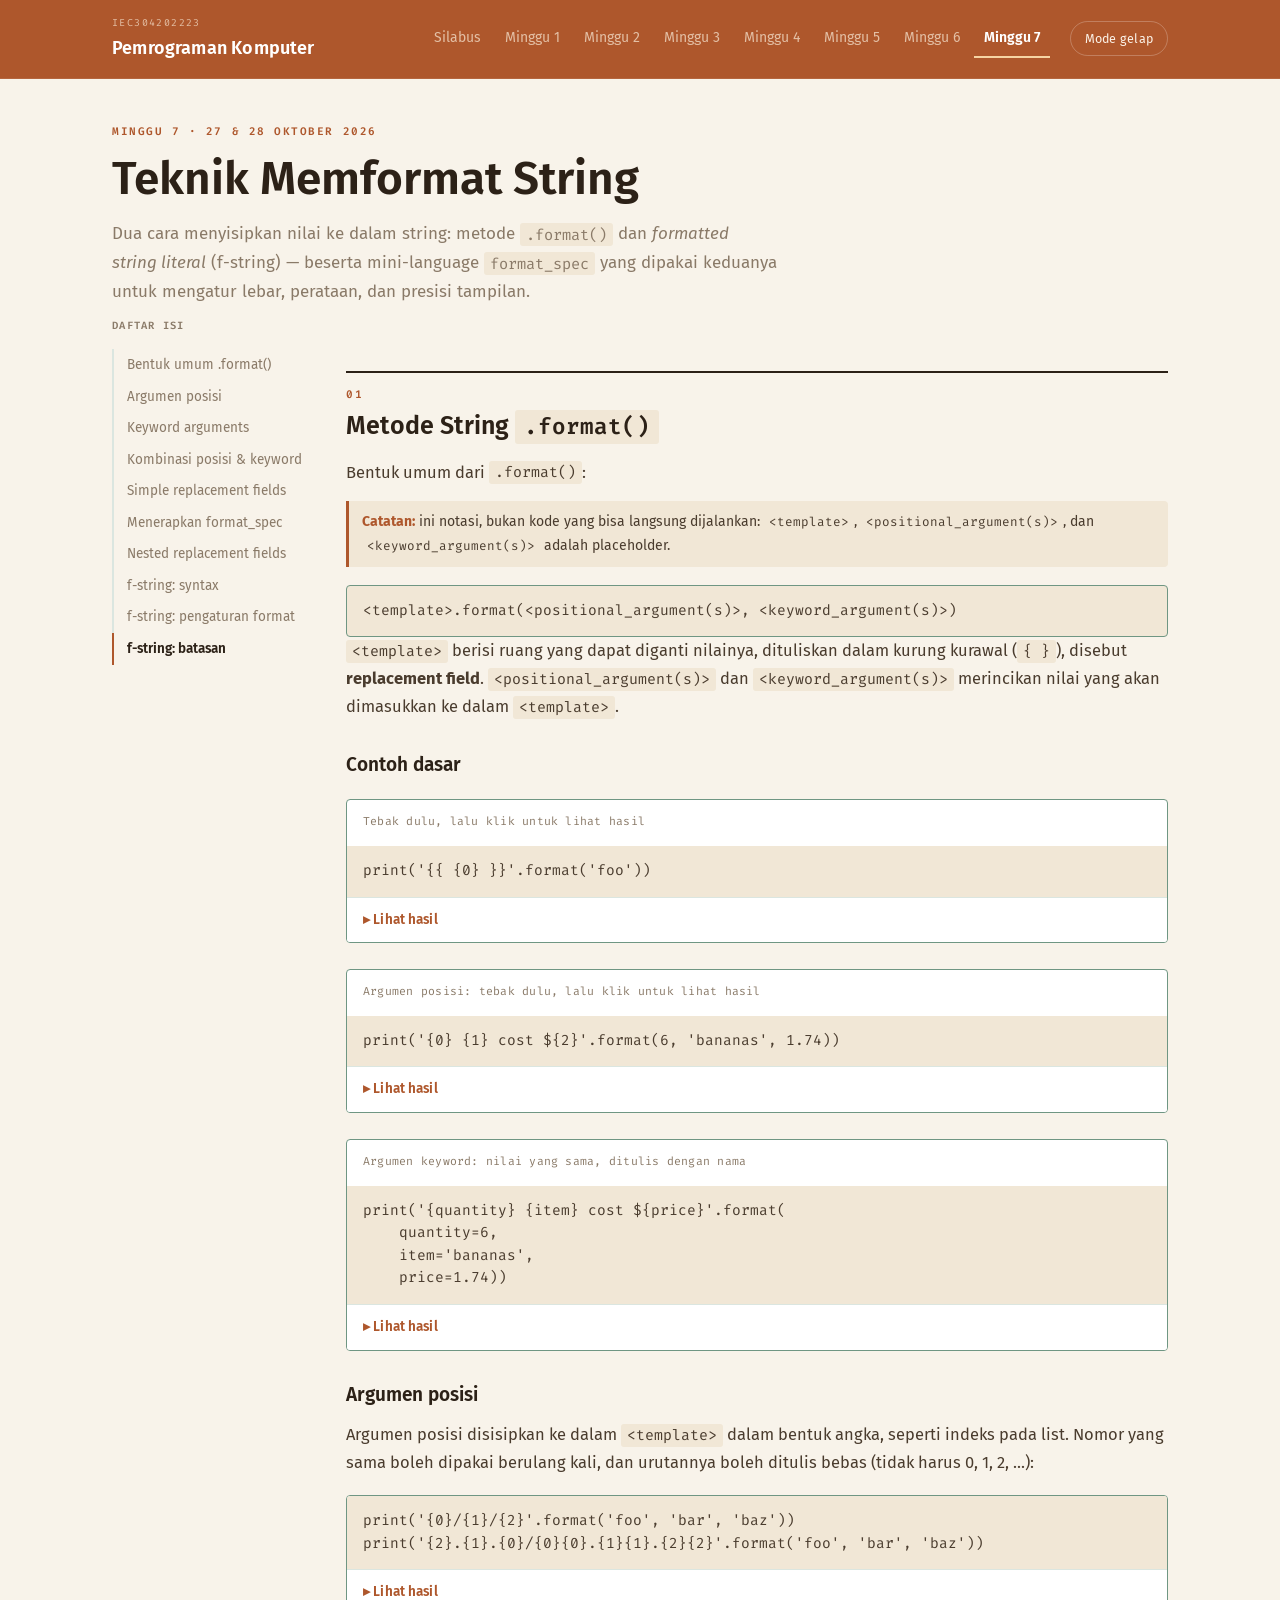
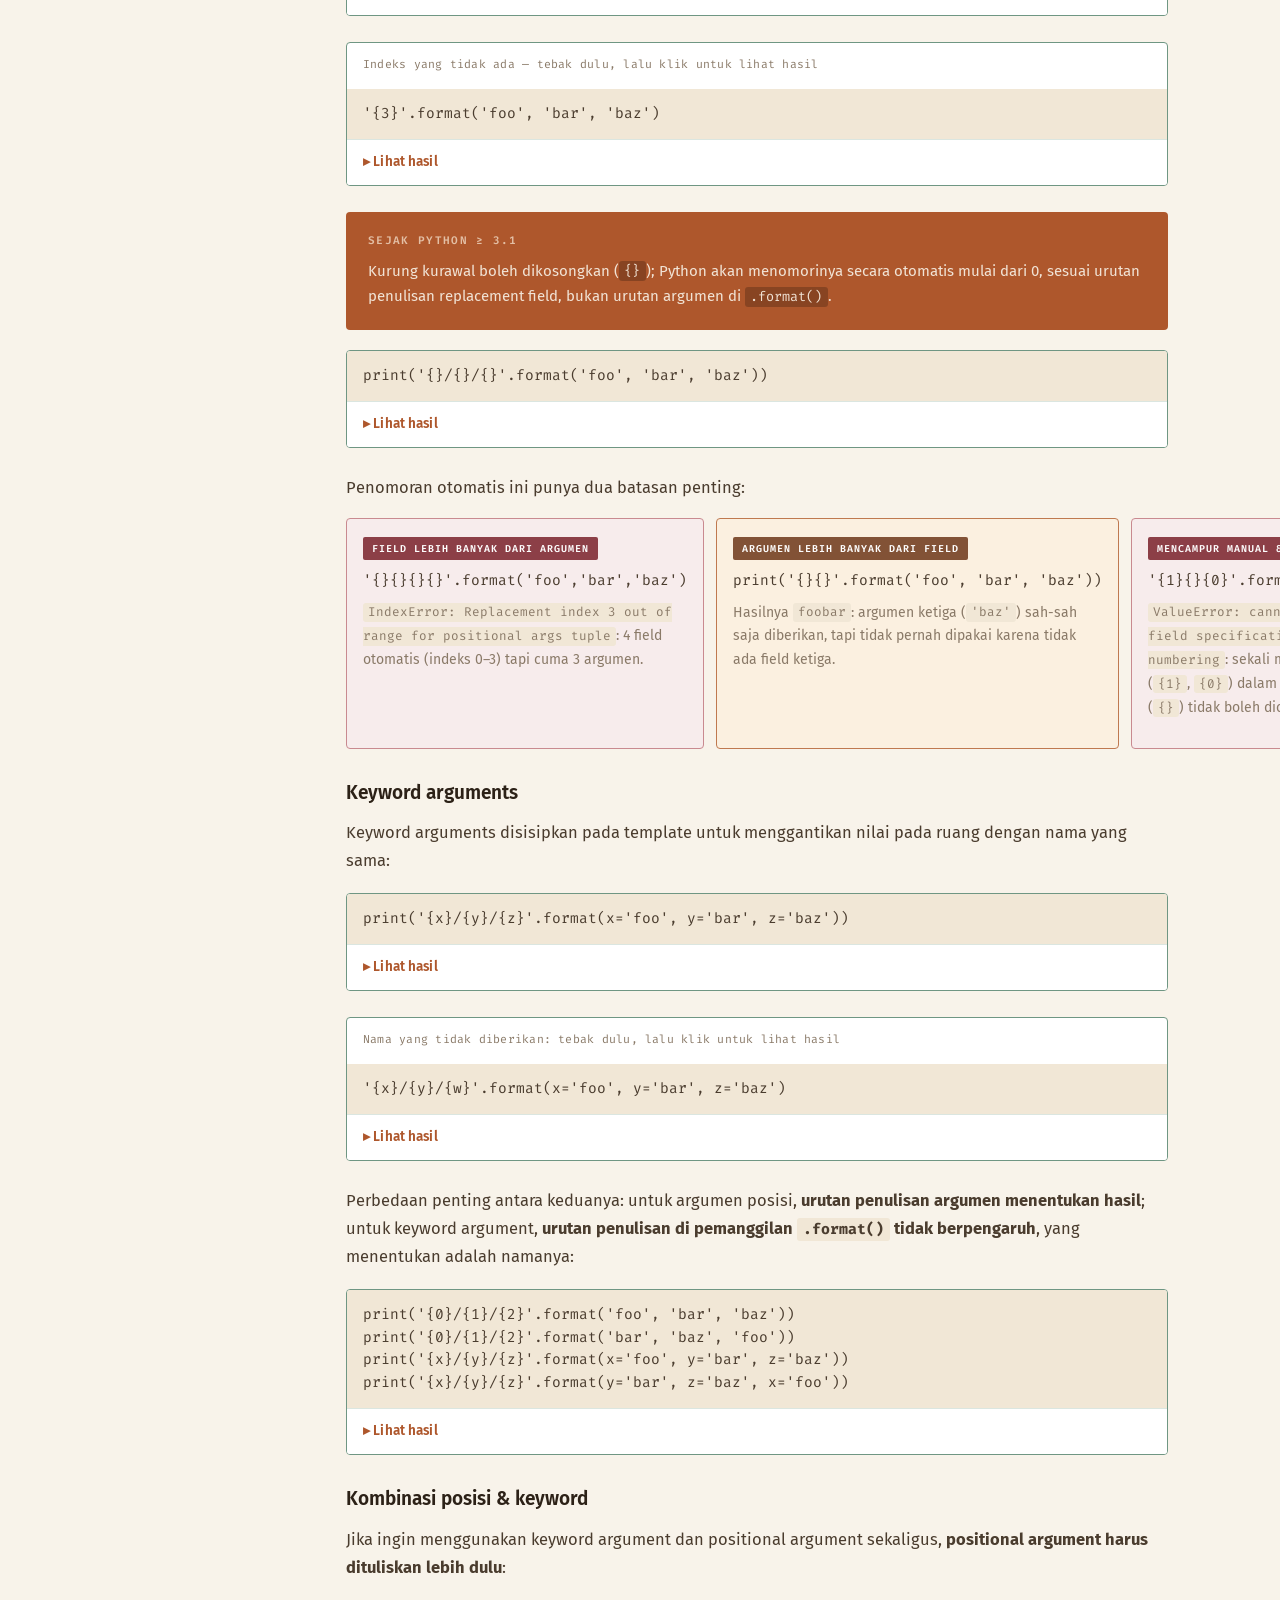
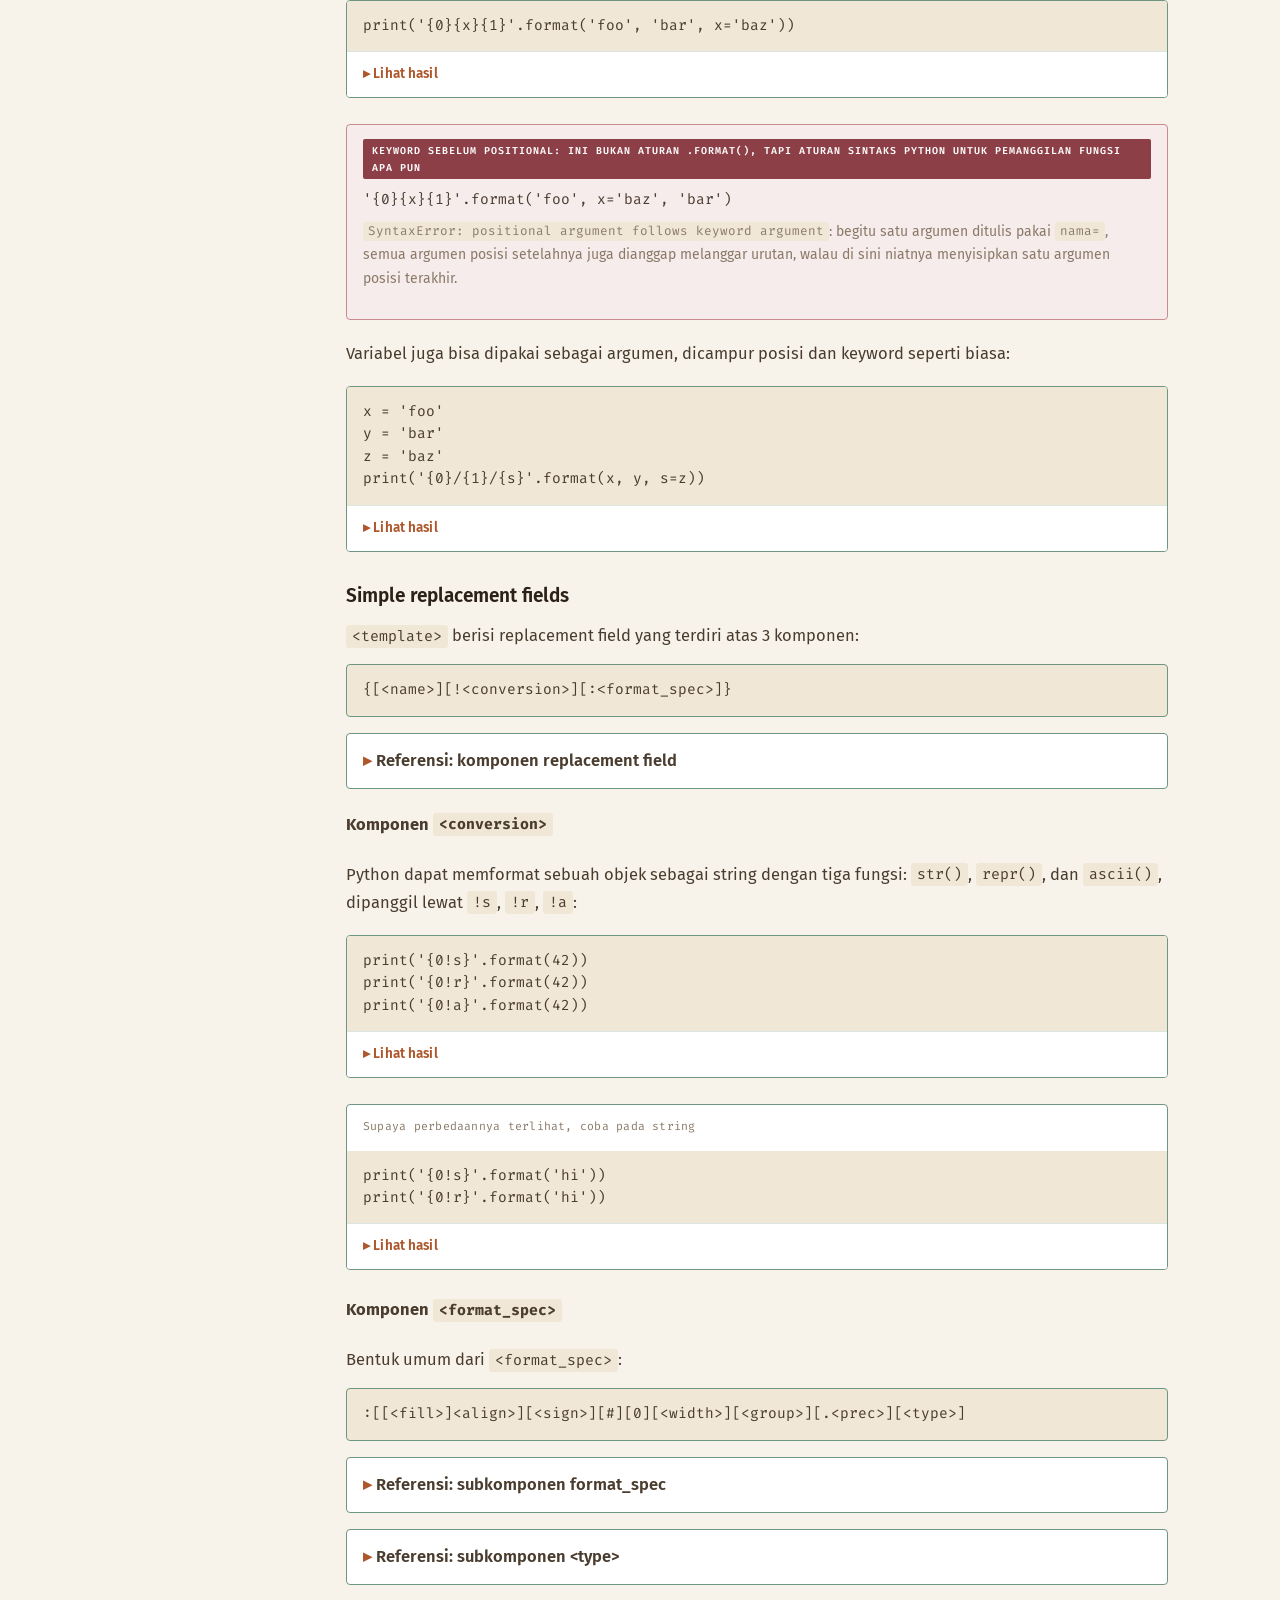
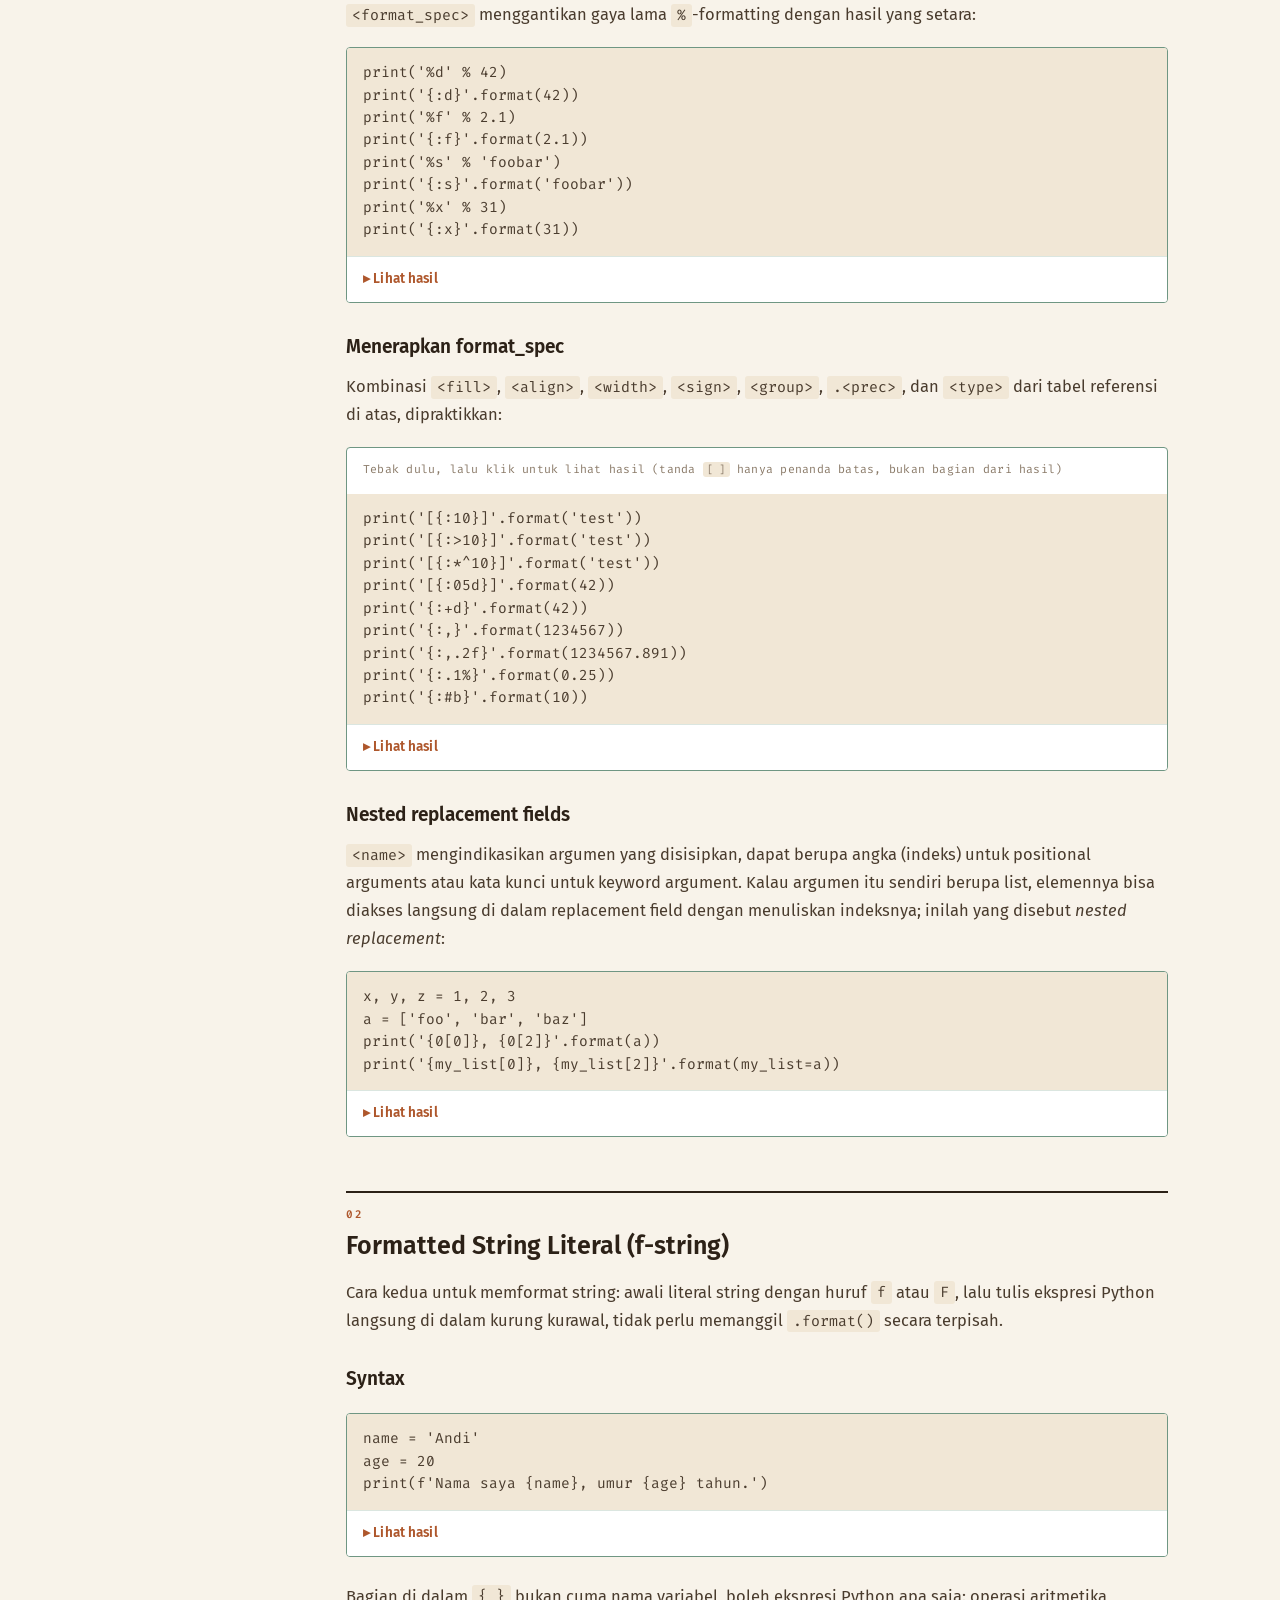
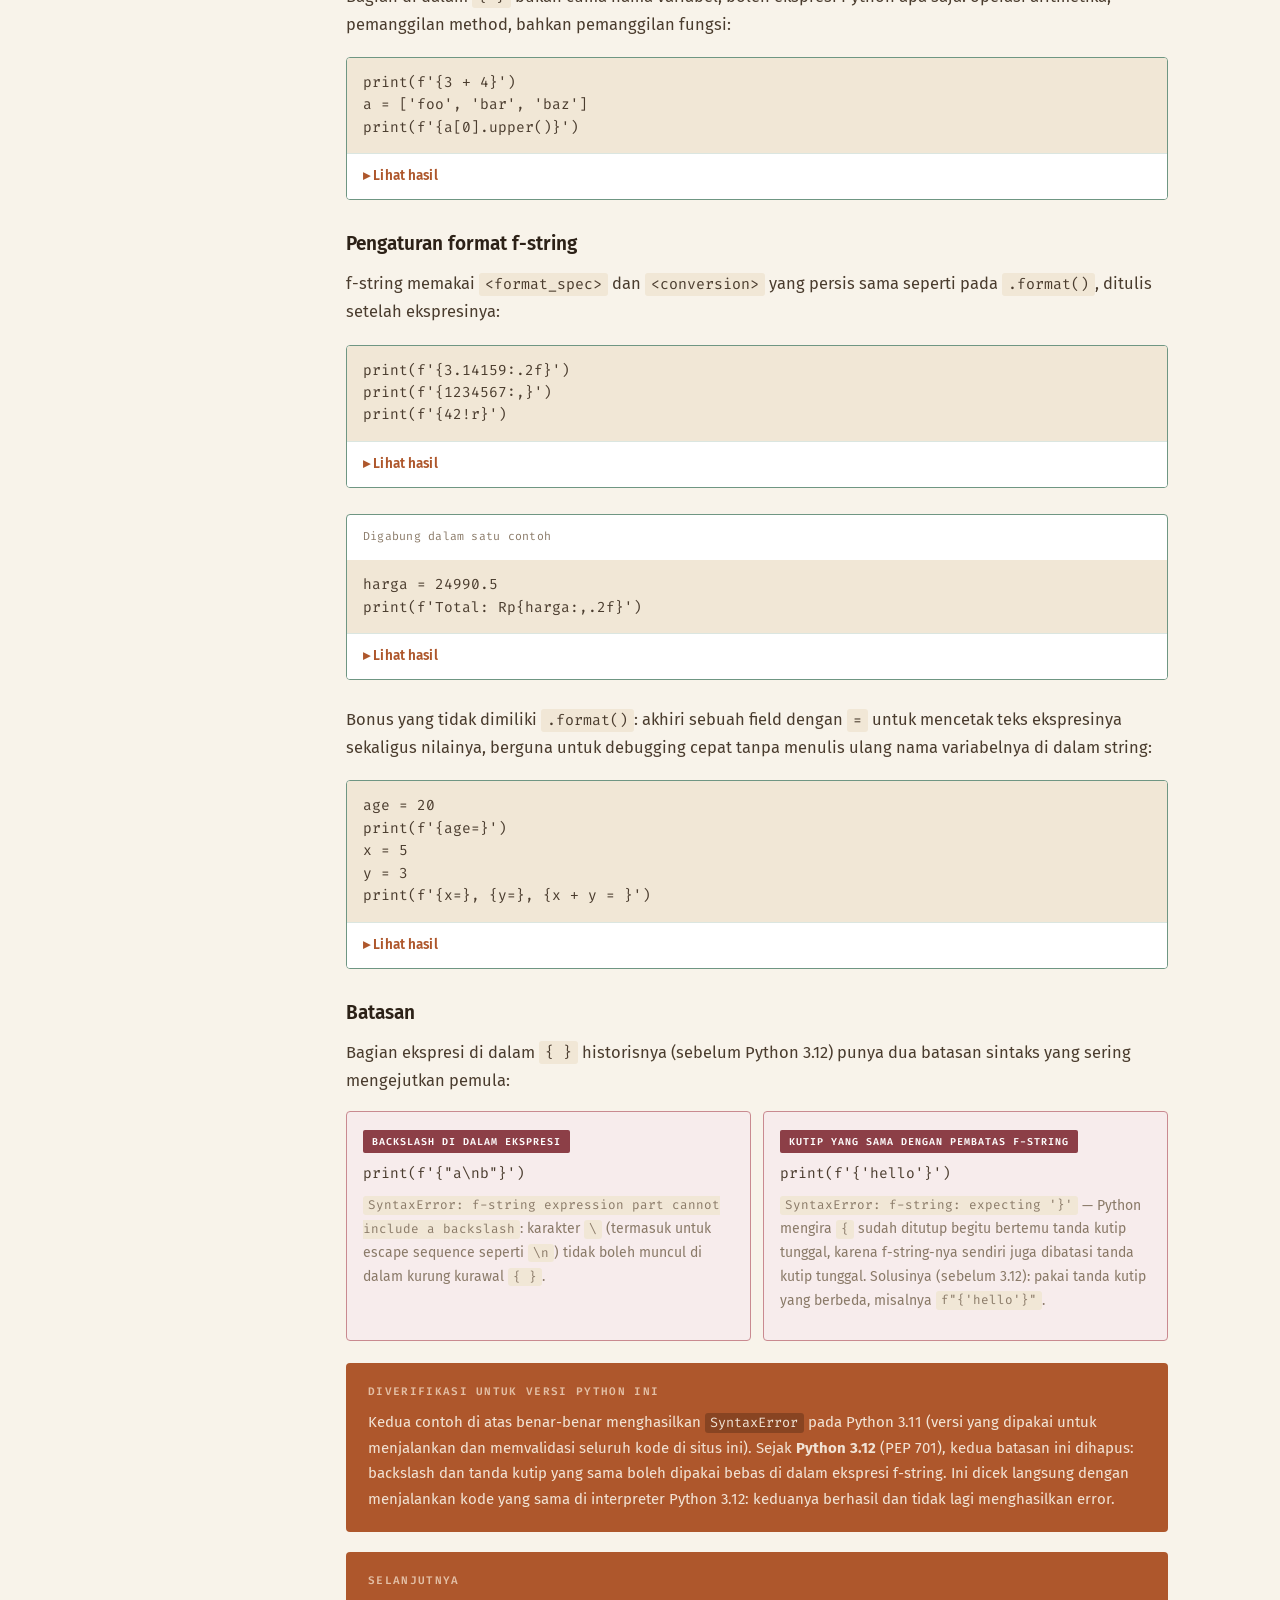
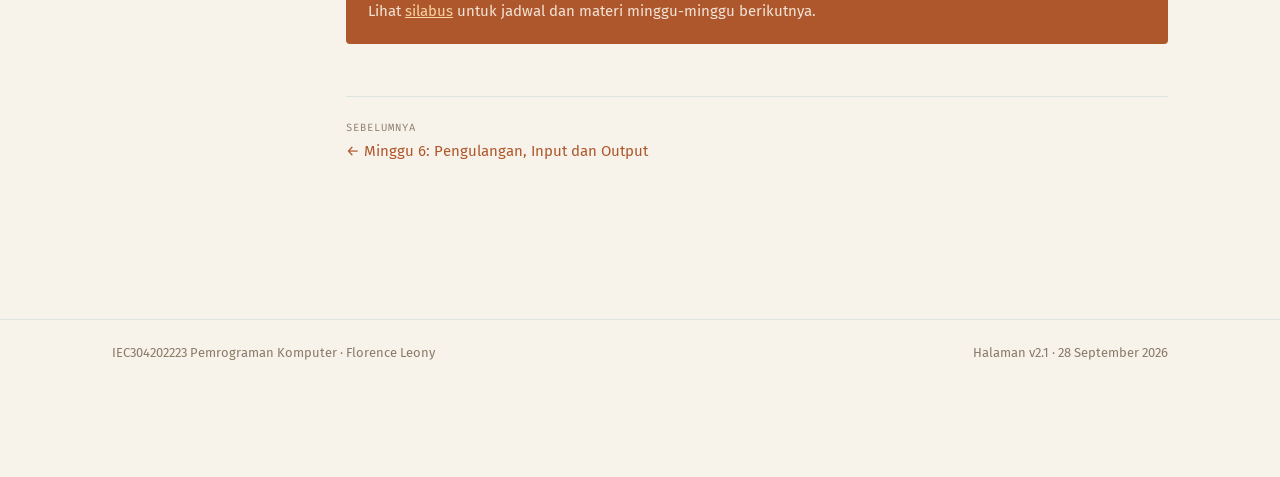
<file: week07.html>
<!--
  week07.html
  Version: 2.1
  Date: 2026-09-28
  Changes: v2.1 reduces em-dash usage in prose per Flo's request (24 of 29 em-dashes replaced with commas, periods, colons, parentheses, or connector words as natural substitutes); no changes to code, reveal-output text, or HTML structure/classes; re-validated with check_pages.py (0 mismatches) and a tag-balance check (no mismatches).
  v2.0 applies the site's redesign: wraps the existing table
  of contents in a sticky left section rail ("aside class=sidenav")
  inside a new two-column ".cols"/".content" grid, matching the new
  assets/style.css v2.0 (see that file for the full visual-design
  changelog). No content or code changes; re-validated with
  check_pages.py after the change (0 mismatches).
  v1.0: First version. Covers the "Teknik Memformat String" deck (23
  slides): the string .format() method (arguments, simple replacement,
  nested replacement) and the format_spec mini-language. The deck's own
  23 pages turned out to contain no slides at all for its second listed
  topic, formatted string literal (f-string) &mdash; pages 16-23 are
  unrelated exercise slides (binary-conversion function, sorting,
  UTS review, triangle geometry, a shopping-list problem, while loops)
  that appear to belong to other weeks' decks, not this one. The f-string
  section below was written from verified, standard Python reference
  material instead of transcribed from slides, and checked for real
  against both Python 3.11 (this site's execution/validation version)
  and Python 3.12, since two classic f-string restrictions (no backslash
  in the expression part; can't reuse the outer quote character inside
  it) were lifted by PEP 701 in 3.12 &mdash; both are shown here as still
  erroring on 3.11, with a note on the 3.12 change. All ~35 code examples
  were executed for real in Python 3.11.15 and cross-checked automatically
  against this file before publishing.
-->
<!DOCTYPE html>
<html lang="id">
<head>
<meta charset="UTF-8">
<meta name="viewport" content="width=device-width, initial-scale=1">
<title>Minggu 7: Teknik Memformat String &middot; Pemrograman Komputer</title>
<meta name="description" content="Metode string .format() (argumen posisi &amp; keyword, simple replacement, nested replacement, format_spec) dan formatted string literal (f-string): syntax, pengaturan format, dan batasan.">
<link rel="stylesheet" href="assets/style.css">
</head>
<body>
<a class="skip-link" href="#konten">Langsung ke konten</a>

<header class="site-header">
  <div class="header-inner">
    <div class="brand">
      <span class="course-code">IEC304202223</span>
      <a href="index.html">Pemrograman Komputer</a>
    </div>
    <nav class="top-nav" aria-label="Navigasi utama">
      <a href="index.html">Silabus</a>
      <a href="week01.html">Minggu 1</a>
      <a href="week02.html">Minggu 2</a>
      <a href="week03.html">Minggu 3</a>
      <a href="week04.html">Minggu 4</a>
      <a href="week05.html">Minggu 5</a>
      <a href="week06.html">Minggu 6</a>
      <a href="week07.html" aria-current="page">Minggu 7</a>
    </nav>
    <button class="theme-toggle" type="button" aria-pressed="false">Mode gelap</button>
  </div>
</header>

<main id="konten">
  <div class="page-head">
    <p class="eyebrow">Minggu 7 &middot; 27 &amp; 28 Oktober 2026</p>
    <h1>Teknik Memformat String</h1>
    <p class="subtitle">Dua cara menyisipkan nilai ke dalam string: metode <code>.format()</code> dan <em>formatted string literal</em> (f-string) &mdash; beserta mini-language <code>format_spec</code> yang dipakai keduanya untuk mengatur lebar, perataan, dan presisi tampilan.</p>
  </div>

  <div class="cols">
  <aside class="sidenav">
  <nav class="toc" aria-label="Daftar isi">
    <p class="toc-title">Daftar isi</p>
    <ol>
      <li><a href="#bentuk-umum">Bentuk umum .format()</a></li>
      <li><a href="#argumen-posisi">Argumen posisi</a></li>
      <li><a href="#keyword-arguments">Keyword arguments</a></li>
      <li><a href="#kombinasi">Kombinasi posisi &amp; keyword</a></li>
      <li><a href="#simple-replacement">Simple replacement fields</a></li>
      <li><a href="#contoh-format-spec">Menerapkan format_spec</a></li>
      <li><a href="#nested-replacement">Nested replacement fields</a></li>
      <li><a href="#fstring-syntax">f-string: syntax</a></li>
      <li><a href="#fstring-format">f-string: pengaturan format</a></li>
      <li><a href="#fstring-batasan">f-string: batasan</a></li>
    </ol>
  </nav>
  </aside>
  <div class="content">

  <h2 id="metode-format">Metode String <code>.format()</code></h2>
  <p>Bentuk umum dari <code>.format()</code>:</p>
  <div class="fixed-note"><strong>Catatan:</strong> ini notasi, bukan kode yang bisa langsung dijalankan: <code>&lt;template&gt;</code>, <code>&lt;positional_argument(s)&gt;</code>, dan <code>&lt;keyword_argument(s)&gt;</code> adalah placeholder.</div>
  <pre><code>&lt;template&gt;.format(&lt;positional_argument(s)&gt;, &lt;keyword_argument(s)&gt;)</code></pre>
  <p><code>&lt;template&gt;</code> berisi ruang yang dapat diganti nilainya, dituliskan dalam kurung kurawal (<code>{ }</code>), disebut <strong>replacement field</strong>. <code>&lt;positional_argument(s)&gt;</code> dan <code>&lt;keyword_argument(s)&gt;</code> merincikan nilai yang akan dimasukkan ke dalam <code>&lt;template&gt;</code>.</p>

  <h3 id="bentuk-umum">Contoh dasar</h3>
  <div class="snippet">
    <p class="snippet-label">Tebak dulu, lalu klik untuk lihat hasil</p>
    <pre><code>print('{{ {0} }}'.format('foo'))</code></pre>
    <details class="reveal">
      <summary class="reveal-btn">Lihat hasil</summary>
      <div class="reveal-output"><pre><code>{ foo }</code></pre></div>
      <p class="reveal-note">Kurung kurawal ganda <code>{{</code> dan <code>}}</code> adalah cara meng-escape kurung kurawal literal: keduanya dicetak sebagai <code>{</code> dan <code>}</code> tunggal, sedangkan <code>{0}</code> tetap menjadi replacement field yang diganti dengan argumen posisi ke-0.</p>
    </details>
  </div>
  <div class="snippet">
    <p class="snippet-label">Argumen posisi: tebak dulu, lalu klik untuk lihat hasil</p>
    <pre><code>print('{0} {1} cost ${2}'.format(6, 'bananas', 1.74))</code></pre>
    <details class="reveal">
      <summary class="reveal-btn">Lihat hasil</summary>
      <div class="reveal-output"><pre><code>6 bananas cost $1.74</code></pre></div>
      <p class="reveal-note"><code>{0}</code>, <code>{1}</code>, <code>{2}</code> diganti berurutan dengan argumen posisi pertama, kedua, dan ketiga dari <code>.format()</code>.</p>
    </details>
  </div>
  <div class="snippet">
    <p class="snippet-label">Argumen keyword: nilai yang sama, ditulis dengan nama</p>
    <pre><code>print('{quantity} {item} cost ${price}'.format(
    quantity=6,
    item='bananas',
    price=1.74))</code></pre>
    <details class="reveal">
      <summary class="reveal-btn">Lihat hasil</summary>
      <div class="reveal-output"><pre><code>6 bananas cost $1.74</code></pre></div>
      <p class="reveal-note">Hasilnya identik dengan versi argumen posisi, bedanya replacement field mengacu ke <strong>nama</strong> keyword argument, bukan ke nomor urut.</p>
    </details>
  </div>

  <h3 id="argumen-posisi">Argumen posisi</h3>
  <p>Argumen posisi disisipkan ke dalam <code>&lt;template&gt;</code> dalam bentuk angka, seperti indeks pada list. Nomor yang sama boleh dipakai berulang kali, dan urutannya boleh ditulis bebas (tidak harus 0, 1, 2, ...):</p>
  <div class="snippet">
    <pre><code>print('{0}/{1}/{2}'.format('foo', 'bar', 'baz'))
print('{2}.{1}.{0}/{0}{0}.{1}{1}.{2}{2}'.format('foo', 'bar', 'baz'))</code></pre>
    <details class="reveal">
      <summary class="reveal-btn">Lihat hasil</summary>
      <div class="reveal-output"><pre><code>foo/bar/baz
baz.bar.foo/foofoo.barbar.bazbaz</code></pre></div>
    </details>
  </div>
  <div class="snippet">
    <p class="snippet-label">Indeks yang tidak ada &mdash; tebak dulu, lalu klik untuk lihat hasil</p>
    <pre><code>'{3}'.format('foo', 'bar', 'baz')</code></pre>
    <details class="reveal">
      <summary class="reveal-btn">Lihat hasil</summary>
      <div class="reveal-output is-error"><pre><code>IndexError: Replacement index 3 out of range for positional args tuple</code></pre></div>
      <p class="reveal-note">Hanya ada 3 argumen posisi (indeks 0, 1, 2), sedangkan indeks <code>3</code> tidak ada.</p>
    </details>
  </div>
  <div class="callout">
    <p class="callout-title">Sejak Python &ge; 3.1</p>
    <p>Kurung kurawal boleh dikosongkan (<code>{}</code>); Python akan menomorinya secara otomatis mulai dari 0, sesuai urutan penulisan replacement field, bukan urutan argumen di <code>.format()</code>.</p>
  </div>
  <div class="snippet">
    <pre><code>print('{}/{}/{}'.format('foo', 'bar', 'baz'))</code></pre>
    <details class="reveal">
      <summary class="reveal-btn">Lihat hasil</summary>
      <div class="reveal-output"><pre><code>foo/bar/baz</code></pre></div>
    </details>
  </div>
  <p>Penomoran otomatis ini punya dua batasan penting:</p>
  <div class="compare-grid cols-3">
    <div class="compare-col no">
      <span class="tag">Field lebih banyak dari argumen</span>
      <pre><code>'{}{}{}{}'.format('foo','bar','baz')</code></pre>
      <p class="reveal-note"><code>IndexError: Replacement index 3 out of range for positional args tuple</code>: 4 field otomatis (indeks 0&ndash;3) tapi cuma 3 argumen.</p>
    </div>
    <div class="compare-col warn">
      <span class="tag">Argumen lebih banyak dari field</span>
      <pre><code>print('{}{}'.format('foo', 'bar', 'baz'))</code></pre>
      <p class="reveal-note">Hasilnya <code>foobar</code>: argumen ketiga (<code>'baz'</code>) sah-sah saja diberikan, tapi tidak pernah dipakai karena tidak ada field ketiga.</p>
    </div>
    <div class="compare-col no">
      <span class="tag">Mencampur manual &amp; otomatis</span>
      <pre><code>'{1}{}{0}'.format('foo','bar','baz')</code></pre>
      <p class="reveal-note"><code>ValueError: cannot switch from manual field specification to automatic field numbering</code>: sekali memakai indeks manual (<code>{1}</code>, <code>{0}</code>) dalam satu template, field otomatis (<code>{}</code>) tidak boleh dicampur di situ.</p>
    </div>
  </div>

  <h3 id="keyword-arguments">Keyword arguments</h3>
  <p>Keyword arguments disisipkan pada template untuk menggantikan nilai pada ruang dengan nama yang sama:</p>
  <div class="snippet">
    <pre><code>print('{x}/{y}/{z}'.format(x='foo', y='bar', z='baz'))</code></pre>
    <details class="reveal">
      <summary class="reveal-btn">Lihat hasil</summary>
      <div class="reveal-output"><pre><code>foo/bar/baz</code></pre></div>
    </details>
  </div>
  <div class="snippet">
    <p class="snippet-label">Nama yang tidak diberikan: tebak dulu, lalu klik untuk lihat hasil</p>
    <pre><code>'{x}/{y}/{w}'.format(x='foo', y='bar', z='baz')</code></pre>
    <details class="reveal">
      <summary class="reveal-btn">Lihat hasil</summary>
      <div class="reveal-output is-error"><pre><code>KeyError: 'w'</code></pre></div>
      <p class="reveal-note">Field <code>{w}</code> minta keyword argument bernama <code>w</code>, tapi yang diberikan cuma <code>x</code>, <code>y</code>, <code>z</code>.</p>
    </details>
  </div>
  <p>Perbedaan penting antara keduanya: untuk argumen posisi, <strong>urutan penulisan argumen menentukan hasil</strong>; untuk keyword argument, <strong>urutan penulisan di pemanggilan <code>.format()</code> tidak berpengaruh</strong>, yang menentukan adalah namanya:</p>
  <div class="snippet">
    <pre><code>print('{0}/{1}/{2}'.format('foo', 'bar', 'baz'))
print('{0}/{1}/{2}'.format('bar', 'baz', 'foo'))
print('{x}/{y}/{z}'.format(x='foo', y='bar', z='baz'))
print('{x}/{y}/{z}'.format(y='bar', z='baz', x='foo'))</code></pre>
    <details class="reveal">
      <summary class="reveal-btn">Lihat hasil</summary>
      <div class="reveal-output"><pre><code>foo/bar/baz
bar/baz/foo
foo/bar/baz
foo/bar/baz</code></pre></div>
      <p class="reveal-note">Baris 2 berubah karena argumen posisinya ditukar urutan; baris 3 dan 4 tetap sama meskipun urutan penulisan <code>x=</code>, <code>y=</code>, <code>z=</code> di baris 4 diacak.</p>
    </details>
  </div>

  <h3 id="kombinasi">Kombinasi posisi &amp; keyword</h3>
  <p>Jika ingin menggunakan keyword argument dan positional argument sekaligus, <strong>positional argument harus dituliskan lebih dulu</strong>:</p>
  <div class="snippet">
    <pre><code>print('{0}{x}{1}'.format('foo', 'bar', x='baz'))</code></pre>
    <details class="reveal">
      <summary class="reveal-btn">Lihat hasil</summary>
      <div class="reveal-output"><pre><code>foobazbar</code></pre></div>
    </details>
  </div>
  <div class="compare-col no" style="margin: 14px 0 20px;">
    <span class="tag">Keyword sebelum positional: ini bukan aturan .format(), tapi aturan sintaks Python untuk pemanggilan fungsi apa pun</span>
    <pre><code>'{0}{x}{1}'.format('foo', x='baz', 'bar')</code></pre>
    <p class="reveal-note"><code>SyntaxError: positional argument follows keyword argument</code>: begitu satu argumen ditulis pakai <code>nama=</code>, semua argumen posisi setelahnya juga dianggap melanggar urutan, walau di sini niatnya menyisipkan satu argumen posisi terakhir.</p>
  </div>
  <p>Variabel juga bisa dipakai sebagai argumen, dicampur posisi dan keyword seperti biasa:</p>
  <div class="snippet">
    <pre><code>x = 'foo'
y = 'bar'
z = 'baz'
print('{0}/{1}/{s}'.format(x, y, s=z))</code></pre>
    <details class="reveal">
      <summary class="reveal-btn">Lihat hasil</summary>
      <div class="reveal-output"><pre><code>foo/bar/baz</code></pre></div>
    </details>
  </div>

  <h3 id="simple-replacement">Simple replacement fields</h3>
  <p><code>&lt;template&gt;</code> berisi replacement field yang terdiri atas 3 komponen:</p>
  <pre><code>{[&lt;name&gt;][!&lt;conversion&gt;][:&lt;format_spec&gt;]}</code></pre>
  <details class="ref-block">
    <summary>Referensi: komponen replacement field</summary>
    <div class="ref-body">
      <table>
        <thead><tr><th>Komponen</th><th>Arti</th></tr></thead>
        <tbody>
          <tr><td><code>&lt;name&gt;</code></td><td>Menentukan sumber nilai yang akan diformat (indeks posisi atau nama keyword).</td></tr>
          <tr><td><code>&lt;conversion&gt;</code></td><td>Menentukan fungsi bawaan Python mana yang dipakai untuk mengonversi nilainya menjadi string.</td></tr>
          <tr><td><code>&lt;format_spec&gt;</code></td><td>Merincikan detail lebih lanjut tentang bagaimana nilai tersebut ditampilkan.</td></tr>
        </tbody>
      </table>
    </div>
  </details>

  <h4>Komponen <code>&lt;conversion&gt;</code></h4>
  <p>Python dapat memformat sebuah objek sebagai string dengan tiga fungsi: <code>str()</code>, <code>repr()</code>, dan <code>ascii()</code>, dipanggil lewat <code>!s</code>, <code>!r</code>, <code>!a</code>:</p>
  <div class="snippet">
    <pre><code>print('{0!s}'.format(42))
print('{0!r}'.format(42))
print('{0!a}'.format(42))</code></pre>
    <details class="reveal">
      <summary class="reveal-btn">Lihat hasil</summary>
      <div class="reveal-output"><pre><code>42
42
42</code></pre></div>
      <p class="reveal-note">Untuk integer, ketiga fungsi ini kebetulan menghasilkan string yang sama persis.</p>
    </details>
  </div>
  <div class="snippet">
    <p class="snippet-label">Supaya perbedaannya terlihat, coba pada string</p>
    <pre><code>print('{0!s}'.format('hi'))
print('{0!r}'.format('hi'))</code></pre>
    <details class="reveal">
      <summary class="reveal-btn">Lihat hasil</summary>
      <div class="reveal-output"><pre><code>hi
'hi'</code></pre></div>
      <p class="reveal-note"><code>!s</code> (<code>str()</code>) mencetak string apa adanya; <code>!r</code> (<code>repr()</code>) menyertakan tanda kutipnya, yaitu representasi yang bisa (idealnya) ditulis ulang sebagai kode Python.</p>
    </details>
  </div>

  <h4>Komponen <code>&lt;format_spec&gt;</code></h4>
  <p>Bentuk umum dari <code>&lt;format_spec&gt;</code>:</p>
  <pre><code>:[[&lt;fill&gt;]&lt;align&gt;][&lt;sign&gt;][#][0][&lt;width&gt;][&lt;group&gt;][.&lt;prec&gt;][&lt;type&gt;]</code></pre>
  <details class="ref-block">
    <summary>Referensi: subkomponen format_spec</summary>
    <div class="ref-body">
      <table>
        <thead><tr><th>Subkomponen</th><th>Efek</th></tr></thead>
        <tbody>
          <tr><td><code>:</code></td><td>Memisahkan <code>&lt;format_spec&gt;</code> dari sisa replacement field.</td></tr>
          <tr><td><code>&lt;fill&gt;</code></td><td>Karakter yang dipakai untuk mengisi ruang kosong ketika nilai belum memenuhi seluruh lebar field.</td></tr>
          <tr><td><code>&lt;align&gt;</code></td><td>Perataan nilai ketika nilai belum memenuhi seluruh lebar field (<code>&lt;</code> kiri, <code>&gt;</code> kanan, <code>^</code> tengah).</td></tr>
          <tr><td><code>&lt;sign&gt;</code></td><td>Mengatur apakah tanda (+/&minus;) disertakan di depan nilai numerik.</td></tr>
          <tr><td><code>#</code></td><td>Memilih bentuk keluaran alternatif untuk tipe presentasi tertentu.</td></tr>
          <tr><td><code>0</code></td><td>Nilai diisi angka nol di sebelah kiri, bukan spasi ASCII.</td></tr>
          <tr><td><code>&lt;width&gt;</code></td><td>Lebar minimum dari keluaran.</td></tr>
          <tr><td><code>&lt;group&gt;</code></td><td>Karakter pengelompokan untuk keluaran numerik (mis. pemisah ribuan).</td></tr>
          <tr><td><code>.&lt;prec&gt;</code></td><td>Jumlah digit di belakang titik desimal untuk tipe floating-point, atau lebar keluaran maksimum untuk tipe string.</td></tr>
          <tr><td><code>&lt;type&gt;</code></td><td>Tipe presentasi: jenis konversi yang dilakukan pada argumen terkait.</td></tr>
        </tbody>
      </table>
    </div>
  </details>
  <details class="ref-block">
    <summary>Referensi: subkomponen &lt;type&gt;</summary>
    <div class="ref-body">
      <table>
        <thead><tr><th>Value</th><th>Presentation Type</th></tr></thead>
        <tbody>
          <tr><td><code>b</code></td><td>Binary integer</td></tr>
          <tr><td><code>c</code></td><td>Single character</td></tr>
          <tr><td><code>d</code></td><td>Decimal integer</td></tr>
          <tr><td><code>e</code> atau <code>E</code></td><td>Exponential</td></tr>
          <tr><td><code>f</code> atau <code>F</code></td><td>Floating point</td></tr>
          <tr><td><code>g</code> atau <code>G</code></td><td>Floating point atau Exponential</td></tr>
          <tr><td><code>o</code></td><td>Octal integer</td></tr>
          <tr><td><code>s</code></td><td>String</td></tr>
          <tr><td><code>x</code> atau <code>X</code></td><td>Hexadecimal integer</td></tr>
          <tr><td><code>%</code></td><td>Percentage</td></tr>
        </tbody>
      </table>
    </div>
  </details>
  <p><code>&lt;format_spec&gt;</code> menggantikan gaya lama <code>%</code>-formatting dengan hasil yang setara:</p>
  <div class="snippet">
    <pre><code>print('%d' % 42)
print('{:d}'.format(42))
print('%f' % 2.1)
print('{:f}'.format(2.1))
print('%s' % 'foobar')
print('{:s}'.format('foobar'))
print('%x' % 31)
print('{:x}'.format(31))</code></pre>
    <details class="reveal">
      <summary class="reveal-btn">Lihat hasil</summary>
      <div class="reveal-output"><pre><code>42
42
2.100000
2.100000
foobar
foobar
1f
1f</code></pre></div>
    </details>
  </div>

  <h3 id="contoh-format-spec">Menerapkan format_spec</h3>
  <p>Kombinasi <code>&lt;fill&gt;</code>, <code>&lt;align&gt;</code>, <code>&lt;width&gt;</code>, <code>&lt;sign&gt;</code>, <code>&lt;group&gt;</code>, <code>.&lt;prec&gt;</code>, dan <code>&lt;type&gt;</code> dari tabel referensi di atas, dipraktikkan:</p>
  <div class="snippet">
    <p class="snippet-label">Tebak dulu, lalu klik untuk lihat hasil (tanda <code>[ ]</code> hanya penanda batas, bukan bagian dari hasil)</p>
    <pre><code>print('[{:10}]'.format('test'))
print('[{:>10}]'.format('test'))
print('[{:*^10}]'.format('test'))
print('[{:05d}]'.format(42))
print('{:+d}'.format(42))
print('{:,}'.format(1234567))
print('{:,.2f}'.format(1234567.891))
print('{:.1%}'.format(0.25))
print('{:#b}'.format(10))</code></pre>
    <details class="reveal">
      <summary class="reveal-btn">Lihat hasil</summary>
      <div class="reveal-output"><pre><code>[test      ]
[      test]
[***test***]
[00042]
+42
1,234,567
1,234,567.89
25.0%
0b1010</code></pre></div>
      <p class="reveal-note">Baris 1: string rata kiri (default) dengan lebar 10, diisi spasi. Baris 2: <code>&gt;</code> memaksa rata kanan. Baris 3: <code>*^</code> memakai <code>*</code> sebagai fill dan rata tengah. Baris 4: <code>0</code> mengisi angka dengan nol di kiri hingga lebar 5. Baris 5: <code>+</code> selalu menampilkan tanda. Baris 6&ndash;7: <code>,</code> menyisipkan pemisah ribuan, bisa digabung dengan <code>.2f</code> untuk presisi. Baris 8: tipe <code>%</code> otomatis mengalikan 100 dan menambahkan tanda persen. Baris 9: <code>#b</code> menambahkan prefiks <code>0b</code> di depan bentuk binernya.</p>
    </details>
  </div>

  <h3 id="nested-replacement">Nested replacement fields</h3>
  <p><code>&lt;name&gt;</code> mengindikasikan argumen yang disisipkan, dapat berupa angka (indeks) untuk positional arguments atau kata kunci untuk keyword argument. Kalau argumen itu sendiri berupa list, elemennya bisa diakses langsung di dalam replacement field dengan menuliskan indeksnya; inilah yang disebut <em>nested replacement</em>:</p>
  <div class="snippet">
    <pre><code>x, y, z = 1, 2, 3
a = ['foo', 'bar', 'baz']
print('{0[0]}, {0[2]}'.format(a))
print('{my_list[0]}, {my_list[2]}'.format(my_list=a))</code></pre>
    <details class="reveal">
      <summary class="reveal-btn">Lihat hasil</summary>
      <div class="reveal-output"><pre><code>foo, baz
foo, baz</code></pre></div>
      <p class="reveal-note"><code>{0[0]}</code> berarti: ambil argumen posisi ke-0 (yaitu <code>a</code>), lalu indeks <code>[0]</code>-nya. <code>{my_list[2]}</code> berarti: ambil keyword argument <code>my_list</code>, lalu indeks <code>[2]</code>-nya. Perhatikan tidak ada tanda kutip di sekitar <code>0</code> maupun <code>2</code> di dalam kurung siku, berbeda dari indexing Python biasa.</p>
    </details>
  </div>

  <h2 id="fstring">Formatted String Literal (f-string)</h2>
  <p>Cara kedua untuk memformat string: awali literal string dengan huruf <code>f</code> atau <code>F</code>, lalu tulis ekspresi Python langsung di dalam kurung kurawal, tidak perlu memanggil <code>.format()</code> secara terpisah.</p>

  <h3 id="fstring-syntax">Syntax</h3>
  <div class="snippet">
    <pre><code>name = 'Andi'
age = 20
print(f'Nama saya {name}, umur {age} tahun.')</code></pre>
    <details class="reveal">
      <summary class="reveal-btn">Lihat hasil</summary>
      <div class="reveal-output"><pre><code>Nama saya Andi, umur 20 tahun.</code></pre></div>
    </details>
  </div>
  <p>Bagian di dalam <code>{ }</code> bukan cuma nama variabel, boleh ekspresi Python apa saja: operasi aritmetika, pemanggilan method, bahkan pemanggilan fungsi:</p>
  <div class="snippet">
    <pre><code>print(f'{3 + 4}')
a = ['foo', 'bar', 'baz']
print(f'{a[0].upper()}')</code></pre>
    <details class="reveal">
      <summary class="reveal-btn">Lihat hasil</summary>
      <div class="reveal-output"><pre><code>7
FOO</code></pre></div>
    </details>
  </div>

  <h3 id="fstring-format">Pengaturan format f-string</h3>
  <p>f-string memakai <code>&lt;format_spec&gt;</code> dan <code>&lt;conversion&gt;</code> yang persis sama seperti pada <code>.format()</code>, ditulis setelah ekspresinya:</p>
  <div class="snippet">
    <pre><code>print(f'{3.14159:.2f}')
print(f'{1234567:,}')
print(f'{42!r}')</code></pre>
    <details class="reveal">
      <summary class="reveal-btn">Lihat hasil</summary>
      <div class="reveal-output"><pre><code>3.14
1,234,567
42</code></pre></div>
    </details>
  </div>
  <div class="snippet">
    <p class="snippet-label">Digabung dalam satu contoh</p>
    <pre><code>harga = 24990.5
print(f'Total: Rp{harga:,.2f}')</code></pre>
    <details class="reveal">
      <summary class="reveal-btn">Lihat hasil</summary>
      <div class="reveal-output"><pre><code>Total: Rp24,990.50</code></pre></div>
    </details>
  </div>
  <p>Bonus yang tidak dimiliki <code>.format()</code>: akhiri sebuah field dengan <code>=</code> untuk mencetak teks ekspresinya sekaligus nilainya, berguna untuk debugging cepat tanpa menulis ulang nama variabelnya di dalam string:</p>
  <div class="snippet">
    <pre><code>age = 20
print(f'{age=}')
x = 5
y = 3
print(f'{x=}, {y=}, {x + y = }')</code></pre>
    <details class="reveal">
      <summary class="reveal-btn">Lihat hasil</summary>
      <div class="reveal-output"><pre><code>age=20
x=5, y=3, x + y = 8</code></pre></div>
      <p class="reveal-note">Spasi di sekitar ekspresi (seperti pada <code>x + y = </code>) ikut dicetak apa adanya. Itu sebabnya hasilnya <code>x + y = 8</code>, bukan <code>x+y=8</code>.</p>
    </details>
  </div>

  <h3 id="fstring-batasan">Batasan</h3>
  <p>Bagian ekspresi di dalam <code>{ }</code> historisnya (sebelum Python 3.12) punya dua batasan sintaks yang sering mengejutkan pemula:</p>
  <div class="compare-grid">
    <div class="compare-col no">
      <span class="tag">Backslash di dalam ekspresi</span>
      <pre><code>print(f'{"a\nb"}')</code></pre>
      <p class="reveal-note"><code>SyntaxError: f-string expression part cannot include a backslash</code>: karakter <code>\</code> (termasuk untuk escape sequence seperti <code>\n</code>) tidak boleh muncul di dalam kurung kurawal <code>{ }</code>.</p>
    </div>
    <div class="compare-col no">
      <span class="tag">Kutip yang sama dengan pembatas f-string</span>
      <pre><code>print(f'{'hello'}')</code></pre>
      <p class="reveal-note"><code>SyntaxError: f-string: expecting '}'</code> &mdash; Python mengira <code>{</code> sudah ditutup begitu bertemu tanda kutip tunggal, karena f-string-nya sendiri juga dibatasi tanda kutip tunggal. Solusinya (sebelum 3.12): pakai tanda kutip yang berbeda, misalnya <code>f"{'hello'}"</code>.</p>
    </div>
  </div>
  <div class="callout">
    <p class="callout-title">Diverifikasi untuk versi Python ini</p>
    <p>Kedua contoh di atas benar-benar menghasilkan <code>SyntaxError</code> pada Python 3.11 (versi yang dipakai untuk menjalankan dan memvalidasi seluruh kode di situs ini). Sejak <strong>Python 3.12</strong> (PEP 701), kedua batasan ini dihapus: backslash dan tanda kutip yang sama boleh dipakai bebas di dalam ekspresi f-string. Ini dicek langsung dengan menjalankan kode yang sama di interpreter Python 3.12: keduanya berhasil dan tidak lagi menghasilkan error.</p>
  </div>

  <div class="callout">
    <p class="callout-title">Selanjutnya</p>
    <p>Lihat <a href="index.html">silabus</a> untuk jadwal dan materi minggu-minggu berikutnya.</p>
  </div>

  <div class="prevnext">
    <a href="week06.html"><span class="dir">Sebelumnya</span>&larr; Minggu 6: Pengulangan, Input dan Output</a>
    <span></span>
  </div>
  </div>
  </div>
</main>

<footer class="page-footer">
  <div class="footer-inner">
    <span>IEC304202223 Pemrograman Komputer &middot; Florence Leony</span>
    <span>Halaman v2.1 &middot; 28 September 2026</span>
  </div>
</footer>

<script src="assets/script.js"></script>
</body>
</html>
</file>
<file: assets/style.css>
/*
  style.css
  Version: 2.4
  Date: 2026-10-05
  Changes: v2.4 fixes a readability bug Flo found in light mode: `code`
  elements (and the one place a `.fixed-note` sits inside a `.callout`,
  on week01.html's "pip" box) were invisible or near-invisible, because
  neither overrides its inherited text color, and both normally expect
  to sit on the light page background -- but inside `.callout`, text
  color is inherited from the callout's own light (page-background-
  appropriate) color while the code/fixed-note background stayed light
  too, so in light mode it came out light text on a light background.
  (In dark mode this accidentally worked, because --code-bg is dark
  there, which is why Flo only noticed it in light mode.) Fixed by
  giving `.callout code` and `.callout .fixed-note` a translucent dark
  overlay on the callout's own background instead of their normal light
  one, and `.callout .fixed-note strong` the highlight color instead of
  the accent color (which would've been invisible too, rust-on-rust) --
  both scoped only inside `.callout`, so code and fixed-notes elsewhere
  on the page are completely unaffected. No HTML changes; this covers
  every callout on the site, not just the one Flo likely saw, since the
  same underlying mismatch affects any callout containing inline code
  (confirmed on week01.html, week03.html, and week07.html).
  v2.3 adds styling for the new NIM-seeded self-check practice
  widget (see assets/practice.js v1.0, and the new .practice-widget
  markup on week02/03/04.html): an input + button to generate questions,
  and per-question cards with a code block and a click-to-reveal answer.
  Built entirely from existing design tokens (no new colors), so it
  already matches both themes and the v2.2 earthy palette with no
  theme-specific rules of its own. Reuses the visual language of
  .snippet/.reveal-btn (card with a code block, a text reveal toggle)
  but under new class names throughout, so check_pages.py's regex-based
  snippet scanner -- which only looks for the literal classes "snippet"
  and "reveal" -- never touches this dynamically generated content; it
  isn't meant to (there's no fixed code/output pair to verify, since the
  questions are generated at runtime per student). No other rules
  changed.
  v2.2: re-themes the palette again, per Flo's follow-up request,
  to a warmer earthy range built around five colors she gave directly
  (#5d8172 sage, #7dae99 mint, #f6d4a3 peach, #bf7950 clay, #ae572c
  rust), refined over two rounds of sample mockups before this build:
  rust replaces teal as the fixed top-bar color and the site-wide
  accent/link color; peach replaces yellow-green as the highlight color
  (current-page underline, callout links); mint/sage carry the
  "correct" (.compare-col.yes) tag as before. Two colors were added
  beyond Flo's five, both derived from them rather than picked
  arbitrarily, to fix problems found in the sample review: a darker
  "sage deep" (#3f5c4f) is now the site's general border color (cards,
  snippet, table of contents, compare-grid) instead of a plain neutral
  tan, and also gives the "correct" tag enough contrast to use as text,
  not just a pill background; a muted "wine" red (#8c3f47) now carries
  the "wrong" (.compare-col.no) tag instead of reusing rust, so it no
  longer shares a color with links and reads clearly apart from the
  amber "edge case" tag. The warn tag also needed a darker clay
  (#825236) as its solid pill-background color, since the given clay
  (#bf7950) alone isn't dark enough for white pill text; the lighter
  clay stays in use as the tag's card border/tint. Dark mode keeps the
  same theme-constant-vs-adaptive split as v2.1 (see the comment above
  the dark-mode blocks below): ok/err/warn-ink stay fixed across
  themes (solid pill backgrounds), everything else adapts. The unused
  --highlight-ink token (defined but never applied to any rule, in this
  palette or the last one) was removed as dead code. No HTML/class
  changes; fonts (Fira Sans/Fira Code) are unchanged from v2.1.
  v2.1: re-themes the v2.0 redesign per Flo's follow-up request:
  palette moved to a YlGnBu-inspired range built around three colors Flo
  gave directly (#1f4260 dark blue, #009a9c teal, #f3ff82 yellow-green) --
  the dark blue is now the fixed top-bar color (was near-black ink), teal
  is the new site-wide accent/link color (was terracotta red), and the
  yellow-green appears as the "correct" (.compare-col.yes) tag color and
  as the current-page underline in the top bar, echoing the instructor's
  own "green/yellow for OK" convention from the original slides. Wrong
  (red) and edge-case (amber) stayed distinct hues on purpose -- reusing
  teal or the yellow-green for those would make them look like links or
  like "correct", so this is a deliberate choice, not an oversight.
  Typography moved from system sans + a system serif to Fira Sans (body
  and headings) and Fira Code (code and small mono labels), loaded via a
  Google Fonts @import at the top of this file -- the one external
  dependency this site now has, added because Flo asked for these
  specific typefaces by name; system-font fallbacks are kept in each
  stack in case the fonts fail to load. The unused --note-* tokens
  (dead code left over from the v1.x callout style, replaced by the dark
  callout card in v2.0) were removed. No HTML/class changes.
  v2.0: full visual redesign, inspired by a reference page Flo shared
  (an editorial-style teaching handout: dark sticky header, serif
  headings, a sticky left section rail, numbered sections, hairline
  card borders, small-caps mono micro-labels). No HTML class names were
  renamed, so all existing content, the predict-then-reveal snippets, and
  the automated check_pages.py validator continue to work unchanged --
  this file only changes how things look. Two new structural wrapper
  classes were introduced site-wide for the sticky section rail: `.cols`
  (grid) and `.content` (the right column); week pages wrap their
  existing `<nav class="toc">` in a new `<aside class="sidenav">`. Radius
  reduced from 10px to 4px; max width grew from 860px to 1100px to fit
  the two-column layout. Dark mode, the theme toggle, and every
  color-coded compare-grid/reveal-output meaning were preserved.
  v1.1: Added a third compare-col variant (.warn, amber) for the
  three-way pink/green/yellow example coding used on the Dictionaries
  slides (wrong technique vs. correct vs. correct-but-edge-case), and
  --warn-bg/--warn-border theme tokens (light + dark).
*/

@import url('https://fonts.googleapis.com/css2?family=Fira+Code:wght@400;500;600&family=Fira+Sans:ital,wght@0,400;0,500;0,600;0,700;1,400&display=swap');

:root {
  --bg: #f8f3ea;
  --bg-raised: #ffffff;
  --text: #2c2117;
  --body-text: #4a3c2e;
  --text-muted: #8a7a68;
  --border: #6f9683;
  --hair: #dbe6e0;
  --accent: #ae572c;
  --accent-ink: #fbf1e6;
  --highlight: #f6d4a3;
  --code-bg: #f1e7d6;
  --ok-bg: #eaf4ef;
  --ok-border: #7dae99;
  --ok-ink: #3f5c4f;
  --ok-text: #3f5c4f;
  --err-bg: #f7ecec;
  --err-border: #c98a90;
  --err-ink: #8c3f47;
  --warn-bg: #fbf0e0;
  --warn-border: #bf7950;
  --warn-ink: #825236;
  --topbar-bg: #ae572c;
  --topbar-text: #fbf1e6;
  --topbar-muted: #e3bfa5;
  --radius: 4px;
  --max-width: 1100px;
  --content-measure: 74ch;
  --font-sans: "Fira Sans", -apple-system, BlinkMacSystemFont, "Segoe UI",
    Roboto, "Helvetica Neue", Arial, sans-serif;
  --font-serif: "Fira Sans", -apple-system, BlinkMacSystemFont, "Segoe UI",
    Roboto, "Helvetica Neue", Arial, sans-serif;
  --font-mono: "Fira Code", ui-monospace, SFMono-Regular, Menlo, Consolas,
    "Liberation Mono", monospace;
}

@media (prefers-color-scheme: dark) {
  :root:not([data-theme="light"]) {
    --bg: #1b140f;
    --bg-raised: #251c16;
    --text: #f4ece1;
    --body-text: #d9c8b7;
    --text-muted: #9c8975;
    --border: #4f7263;
    --hair: #2d241d;
    --accent: #e08a5b;
    --accent-ink: #2a160a;
    --highlight: #f6d4a3;
    --code-bg: #2a2017;
    --ok-bg: #16241d;
    --ok-border: #3f6b56;
    --ok-text: #8fd6b4;
    --err-bg: #2a1719;
    --err-border: #6b3238;
    --warn-bg: #2a1d12;
    --warn-border: #6b4726;
  }
}

:root[data-theme="dark"] {
  --bg: #1b140f;
  --bg-raised: #251c16;
  --text: #f4ece1;
  --body-text: #d9c8b7;
  --text-muted: #9c8975;
  --border: #4f7263;
  --hair: #2d241d;
  --accent: #e08a5b;
  --accent-ink: #2a160a;
  --highlight: #f6d4a3;
  --code-bg: #2a2017;
  --ok-bg: #16241d;
  --ok-border: #3f6b56;
  --ok-text: #8fd6b4;
  --err-bg: #2a1719;
  --err-border: #6b3238;
  --warn-bg: #2a1d12;
  --warn-border: #6b4726;
}

/* ok-ink / err-ink / warn-ink are intentionally NOT redefined for dark
   mode above: each is a solid badge background painted with white text
   (see .compare-col .tag), not page-background-dependent text, so the
   same accessible, saturated-enough value from :root works unchanged
   in both themes. */

* { box-sizing: border-box; }

html { -webkit-text-size-adjust: 100%; scroll-behavior: smooth; }

body {
  margin: 0;
  background: var(--bg);
  color: var(--body-text);
  font-family: var(--font-sans);
  line-height: 1.7;
  font-size: 16.5px;
  -webkit-font-smoothing: antialiased;
}

a { color: var(--accent); }
a:hover { text-decoration-thickness: 2px; }

.skip-link {
  position: absolute;
  left: -999px;
  top: 0;
  background: var(--accent);
  color: var(--accent-ink);
  padding: 10px 16px;
  border-radius: 0 0 8px 0;
  z-index: 100;
}
.skip-link:focus { left: 0; }

/* ---------- Top bar (fixed dark navy, independent of light/dark theme) ---------- */
header.site-header {
  position: sticky;
  top: 0;
  z-index: 60;
  background: var(--topbar-bg);
  border-bottom: 1px solid rgba(255, 255, 255, 0.09);
}

.header-inner {
  max-width: var(--max-width);
  margin: 0 auto;
  padding: 14px 22px;
  display: flex;
  align-items: center;
  justify-content: space-between;
  gap: 20px;
  flex-wrap: wrap;
}

.brand {
  display: flex;
  flex-direction: column;
  gap: 2px;
}

.brand .course-code {
  font-family: var(--font-mono);
  font-size: 10px;
  letter-spacing: 0.14em;
  text-transform: uppercase;
  color: var(--topbar-muted);
}

.brand a {
  color: #ffffff;
  text-decoration: none;
  font-family: var(--font-serif);
  font-weight: 600;
  font-size: 18px;
  letter-spacing: 0.01em;
}

nav.top-nav {
  display: flex;
  gap: 4px;
  font-size: 14px;
  flex-wrap: wrap;
  margin-left: auto;
}

nav.top-nav a {
  color: var(--topbar-muted);
  text-decoration: none;
  padding: 6px 10px;
  border-bottom: 2px solid transparent;
}
nav.top-nav a[aria-current="page"] {
  color: #ffffff;
  font-weight: 600;
  border-bottom-color: var(--highlight);
}
nav.top-nav a:hover { color: #ffffff; }

.theme-toggle {
  border: 1px solid rgba(255, 255, 255, 0.24);
  background: transparent;
  color: var(--topbar-text);
  border-radius: 999px;
  padding: 6px 14px;
  font: inherit;
  font-size: 12.5px;
  letter-spacing: 0.02em;
  cursor: pointer;
  transition: background 0.15s;
}
.theme-toggle:hover { background: rgba(255, 255, 255, 0.1); }

main {
  max-width: var(--max-width);
  margin: 0 auto;
  padding: 44px 22px 90px;
}

/* ---------- Hero (page-head) ---------- */
.page-head { margin-bottom: 10px; max-width: var(--content-measure); }

.eyebrow {
  font-family: var(--font-mono);
  color: var(--accent);
  font-weight: 600;
  font-size: 11px;
  letter-spacing: 0.14em;
  text-transform: uppercase;
  margin: 0 0 10px;
}

h1 {
  font-family: var(--font-serif);
  font-weight: 600;
  color: var(--text);
  font-size: clamp(30px, 4.6vw, 46px);
  margin: 0 0 14px;
  line-height: 1.2;
}

h2 {
  font-family: var(--font-serif);
  font-weight: 600;
  color: var(--text);
  font-size: 25px;
  line-height: 1.3;
  margin: 54px 0 16px;
  padding-top: 15px;
  border-top: 2px solid var(--text);
}

h3 {
  font-family: var(--font-serif);
  font-weight: 600;
  color: var(--text);
  font-size: 19px;
  margin: 28px 0 10px;
}

p { margin: 0 0 14px; }

.subtitle {
  color: var(--text-muted);
  font-size: 17px;
  margin: 0 0 4px;
  max-width: var(--content-measure);
}

.meta-line {
  color: var(--text-muted);
  font-size: 14px;
  margin: 4px 0 28px;
}

ul, ol { padding-left: 1.3em; margin: 0 0 14px; }
li { margin-bottom: 6px; }

table {
  width: 100%;
  border-collapse: collapse;
  margin: 12px 0 20px;
  font-size: 15px;
}
caption {
  text-align: left;
  font-size: 13px;
  color: var(--text-muted);
  margin-bottom: 6px;
}
th, td {
  text-align: left;
  padding: 9px 10px;
  border-bottom: 1px solid var(--hair);
  vertical-align: top;
}
th {
  color: var(--text-muted);
  font-family: var(--font-mono);
  font-weight: 600;
  font-size: 11px;
  text-transform: uppercase;
  letter-spacing: 0.08em;
}
td code, th code { white-space: nowrap; }

code {
  font-family: var(--font-mono);
  background: var(--code-bg);
  padding: 0.1em 0.4em;
  border-radius: 3px;
  font-size: 0.9em;
}

pre {
  background: var(--code-bg);
  border: 1px solid var(--border);
  border-radius: var(--radius);
  padding: 14px 16px;
  overflow-x: auto;
  margin: 0;
  font-size: 14.5px;
  line-height: 1.55;
}
pre code {
  background: none;
  padding: 0;
  font-size: 1em;
}

/* ---------- Predict-then-reveal snippets ---------- */
.snippet {
  border: 1px solid var(--border);
  border-radius: var(--radius);
  margin: 18px 0 26px;
  overflow: hidden;
  background: var(--bg-raised);
}
.snippet-label {
  font-family: var(--font-mono);
  font-size: 11.5px;
  letter-spacing: 0.02em;
  color: var(--text-muted);
  padding: 12px 16px 0;
}
.snippet pre { border: none; border-radius: 0; background: var(--code-bg); }

.reveal {
  border-top: 1px solid var(--hair);
}
.reveal-btn {
  display: block;
  width: 100%;
  text-align: left;
  padding: 11px 16px;
  background: var(--bg-raised);
  border: none;
  color: var(--accent);
  font: inherit;
  font-weight: 600;
  font-size: 13.5px;
  letter-spacing: 0.01em;
  cursor: pointer;
}
.reveal-btn:hover { background: var(--code-bg); }
.reveal-btn::before { content: "▸ "; }
.reveal[open] .reveal-btn::before { content: "▾ "; }
.reveal-output {
  padding: 4px 16px 14px;
}
.reveal-output pre {
  background: var(--ok-bg);
  border-color: var(--ok-border);
}
.reveal-output.is-error pre {
  background: var(--err-bg);
  border-color: var(--err-border);
}
.reveal-note {
  font-size: 14px;
  color: var(--text-muted);
  margin-top: 8px;
}

/* ---------- Callout (bold dark card, matches the reference's closing-note style) ---------- */
.callout {
  background: var(--topbar-bg);
  color: #f1e3d5;
  border-radius: var(--radius);
  padding: 20px 22px;
  margin: 20px 0;
  font-size: 15px;
}
.callout p:last-child { margin-bottom: 0; }
.callout-title {
  font-family: var(--font-mono);
  font-weight: 600;
  font-size: 11px;
  text-transform: uppercase;
  letter-spacing: 0.12em;
  color: var(--topbar-muted);
  margin: 0 0 8px;
}
.callout a { color: var(--highlight); }
/* code (and a nested .fixed-note) inside .callout would otherwise inherit
   the callout's own light text color while keeping their normal light
   background meant for the page background -- light-on-light, unreadable
   in light mode. Use a translucent dark overlay on the callout's own
   (theme-constant) background instead, so both stay legible in either
   theme. */
.callout code { background: rgba(0, 0, 0, 0.22); color: inherit; }
.callout .fixed-note {
  background: rgba(0, 0, 0, 0.22);
  border-left-color: var(--highlight);
  color: inherit;
}
.callout .fixed-note strong { color: var(--highlight); }

.fixed-note {
  border-left: 3px solid var(--accent);
  background: var(--code-bg);
  padding: 9px 13px;
  margin: 10px 0 18px;
  font-size: 14px;
  border-radius: 0 var(--radius) var(--radius) 0;
}
.fixed-note strong { color: var(--accent); }

/* ---------- Compare grid (pink/green/amber worked examples) ---------- */
.compare-grid {
  display: grid;
  grid-template-columns: 1fr 1fr;
  gap: 12px;
  margin: 16px 0 22px;
}
.compare-grid.cols-3 { grid-template-columns: 1fr 1fr 1fr; }
@media (max-width: 560px) {
  .compare-grid, .compare-grid.cols-3 { grid-template-columns: 1fr; }
}
.compare-col {
  border-radius: var(--radius);
  padding: 14px 16px;
  border: 1px solid;
}
.compare-col.yes { background: var(--ok-bg); border-color: var(--ok-border); }
.compare-col.no { background: var(--err-bg); border-color: var(--err-border); }
.compare-col.warn { background: var(--warn-bg); border-color: var(--warn-border); }
.compare-col .tag {
  font-family: var(--font-mono);
  font-weight: 600;
  font-size: 10px;
  text-transform: uppercase;
  letter-spacing: 0.1em;
  display: inline-block;
  padding: 3px 9px;
  border-radius: 2px;
  color: #fff;
  margin-bottom: 10px;
}
.compare-col.yes .tag { background: var(--ok-ink); }
.compare-col.no .tag { background: var(--err-ink); }
.compare-col.warn .tag { background: var(--warn-ink); }
.compare-col pre { background: transparent; border: none; padding: 0; }

/* ---------- Homepage syllabus cards ---------- */
.week-grid {
  display: grid;
  gap: 14px;
  margin: 20px 0 8px;
}

.week-card {
  display: flex;
  gap: 16px;
  align-items: baseline;
  border: 1px solid var(--border);
  background: var(--bg-raised);
  border-radius: var(--radius);
  padding: 17px 20px;
  text-decoration: none;
  color: inherit;
  transition: border-color 0.15s, box-shadow 0.15s;
}
.week-card.is-ready:hover {
  border-color: var(--accent);
  box-shadow: 0 3px 14px rgba(22, 35, 43, 0.08);
}
.week-card.is-todo { opacity: 0.58; }
.week-card .wk-num {
  font-family: var(--font-serif);
  font-weight: 600;
  font-size: 23px;
  color: var(--accent);
  min-width: 2.3em;
}
.week-card .wk-body { flex: 1; }
.week-card .wk-title { font-weight: 700; margin-bottom: 2px; }
.week-card .wk-date { font-size: 13px; color: var(--text-muted); }
.week-card .wk-status {
  font-family: var(--font-mono);
  font-size: 10.5px;
  font-weight: 600;
  text-transform: uppercase;
  letter-spacing: 0.08em;
  padding: 4px 10px;
  border-radius: 999px;
  white-space: nowrap;
  align-self: center;
}
.wk-status.ready { background: var(--ok-bg); color: var(--ok-text); border: 1px solid var(--ok-border); }
.wk-status.todo { background: var(--code-bg); color: var(--text-muted); border: 1px solid var(--border); }

.page-footer {
  border-top: 1px solid var(--hair);
  margin-top: 64px;
}
.footer-inner {
  max-width: var(--max-width);
  margin: 0 auto;
  padding: 22px 22px 44px;
  color: var(--text-muted);
  font-size: 13px;
  display: flex;
  justify-content: space-between;
  gap: 12px;
  flex-wrap: wrap;
}

.prevnext {
  display: flex;
  justify-content: space-between;
  gap: 14px;
  margin-top: 52px;
  padding-top: 22px;
  border-top: 1px solid var(--hair);
  font-size: 15px;
  flex-wrap: wrap;
}
.prevnext a { text-decoration: none; }
.prevnext .dir {
  display: block;
  font-family: var(--font-mono);
  font-size: 10.5px;
  color: var(--text-muted);
  text-transform: uppercase;
  letter-spacing: 0.1em;
  margin-bottom: 2px;
}

/* ---------- Table of contents / sticky section rail ---------- */
.toc {
  border: 1px solid var(--border);
  background: var(--bg-raised);
  border-radius: var(--radius);
  padding: 16px 18px;
  margin: 22px 0 8px;
  font-size: 14.5px;
}
.toc-title {
  font-family: var(--font-mono);
  font-weight: 600;
  font-size: 10.5px;
  text-transform: uppercase;
  letter-spacing: 0.12em;
  color: var(--text-muted);
  margin: 0 0 10px;
}
.toc ol { columns: 2; column-gap: 24px; margin: 0; padding-left: 1.1em; }
@media (max-width: 560px) { .toc ol { columns: 1; } }
.toc a { text-decoration: none; }

/* Two-column layout: a sticky section rail beside the article content,
   used on week pages. .sidenav wraps the existing .toc; on narrow
   screens it drops back to a plain boxed list above the content. */
.cols {
  display: grid;
  grid-template-columns: 190px 1fr;
  gap: 44px;
  align-items: start;
  margin-top: 4px;
}
.content { min-width: 0; }
.sidenav { position: sticky; top: 86px; align-self: start; }
.sidenav .toc {
  border: none;
  background: none;
  padding: 0;
  margin: 0;
  font-size: 13.5px;
}
.sidenav .toc-title { margin-bottom: 14px; }
.sidenav .toc ol {
  columns: 1;
  list-style: none;
  margin: 0;
  padding: 0;
  counter-reset: rail;
}
.sidenav .toc li { margin-bottom: 0; }
.sidenav .toc a {
  display: block;
  padding: 6px 0 6px 13px;
  border-left: 2px solid var(--hair);
  color: var(--text-muted);
  line-height: 1.45;
  transition: color 0.15s, border-color 0.15s;
}
.sidenav .toc a:hover { color: var(--text); border-left-color: var(--border); }
.sidenav .toc a.on { color: var(--text); border-left-color: var(--accent); font-weight: 600; }

/* Section numbering: only inside .content, so the homepage's plain h2s
   (Rencana perkuliahan, Referensi) are left unnumbered. */
.content { counter-reset: sec; }
.content h2::before {
  counter-increment: sec;
  content: counter(sec, decimal-leading-zero);
  display: block;
  font-family: var(--font-mono);
  font-size: 11px;
  letter-spacing: 0.16em;
  color: var(--accent);
  margin-bottom: 8px;
}

@media (max-width: 880px) {
  .cols { grid-template-columns: 1fr; gap: 0; }
  .sidenav { position: static; margin-bottom: 26px; }
  .sidenav .toc {
    border: 1px solid var(--border);
    background: var(--bg-raised);
    border-radius: var(--radius);
    padding: 16px 18px;
  }
  .sidenav .toc ol { columns: 2; list-style: decimal; padding-left: 1.1em; }
  .sidenav .toc a {
    display: inline;
    padding: 0;
    border-left: none;
    color: var(--accent);
  }
  .sidenav .toc a.on { font-weight: 600; }
}

details.ref-block {
  border: 1px solid var(--border);
  border-radius: var(--radius);
  margin: 16px 0;
  background: var(--bg-raised);
}
details.ref-block > summary {
  cursor: pointer;
  padding: 13px 16px;
  font-weight: 600;
  list-style: none;
}
details.ref-block > summary::-webkit-details-marker { display: none; }
details.ref-block > summary::before { content: "▸ "; color: var(--accent); }
details.ref-block[open] > summary::before { content: "▾ "; }
details.ref-block .ref-body { padding: 0 16px 15px; }

/* ---------- Self-check practice generator (NIM-seeded, see assets/practice.js) ---------- */
.practice-widget {
  border: 1.5px solid var(--border);
  border-radius: var(--radius);
  background: var(--bg-raised);
  padding: 18px 20px 20px;
  margin: 18px 0 26px;
}
.practice-form {
  display: flex;
  gap: 10px;
  align-items: center;
  flex-wrap: wrap;
}
.practice-form label {
  font-family: var(--font-mono);
  font-size: 11px;
  letter-spacing: 0.08em;
  text-transform: uppercase;
  color: var(--text-muted);
}
.practice-nrp-input {
  font: inherit;
  font-family: var(--font-mono);
  padding: 8px 10px;
  border: 1px solid var(--border);
  border-radius: var(--radius);
  background: var(--bg);
  color: var(--text);
  min-width: 170px;
}
.practice-generate-btn {
  font: inherit;
  font-weight: 600;
  background: var(--accent);
  color: var(--accent-ink);
  border: none;
  border-radius: var(--radius);
  padding: 9px 18px;
  font-size: 14px;
  cursor: pointer;
}
.practice-generate-btn:hover { filter: brightness(1.06); }
.practice-error-msg {
  color: var(--err-ink);
  font-size: 13.5px;
  margin: 8px 0 0;
  min-height: 1em;
}
.practice-questions { margin-top: 10px; display: grid; gap: 14px; }
.practice-card {
  border: 1px solid var(--hair);
  border-radius: var(--radius);
  padding: 14px 16px;
  background: var(--code-bg);
}
.practice-qnum {
  font-family: var(--font-mono);
  font-size: 10.5px;
  letter-spacing: 0.1em;
  text-transform: uppercase;
  color: var(--accent);
  margin: 0 0 6px;
}
.practice-card pre {
  background: var(--bg-raised);
  border: 1px solid var(--border);
  border-radius: var(--radius);
  padding: 10px 14px;
  margin: 8px 0;
  font-size: 14px;
}
.practice-reveal-btn {
  display: block;
  width: 100%;
  text-align: left;
  padding: 6px 0 0;
  background: none;
  border: none;
  color: var(--accent);
  font: inherit;
  font-weight: 600;
  font-size: 13px;
  cursor: pointer;
}
.practice-reveal-btn::before { content: "▸ "; }
.practice-reveal-btn[aria-expanded="true"]::before { content: "▾ "; }
.practice-answer { margin-top: 4px; }
.practice-answer pre { background: var(--ok-bg); border-color: var(--ok-border); }

@media print {
  header.site-header, .sidenav, .theme-toggle, .practice-widget { display: none; }
  body { background: #fff; color: #000; }
  main { max-width: none; padding: 0 16px; }
  .cols { display: block; }
  .snippet, .compare-col, .callout, details.ref-block { break-inside: avoid; }
}
</file>
